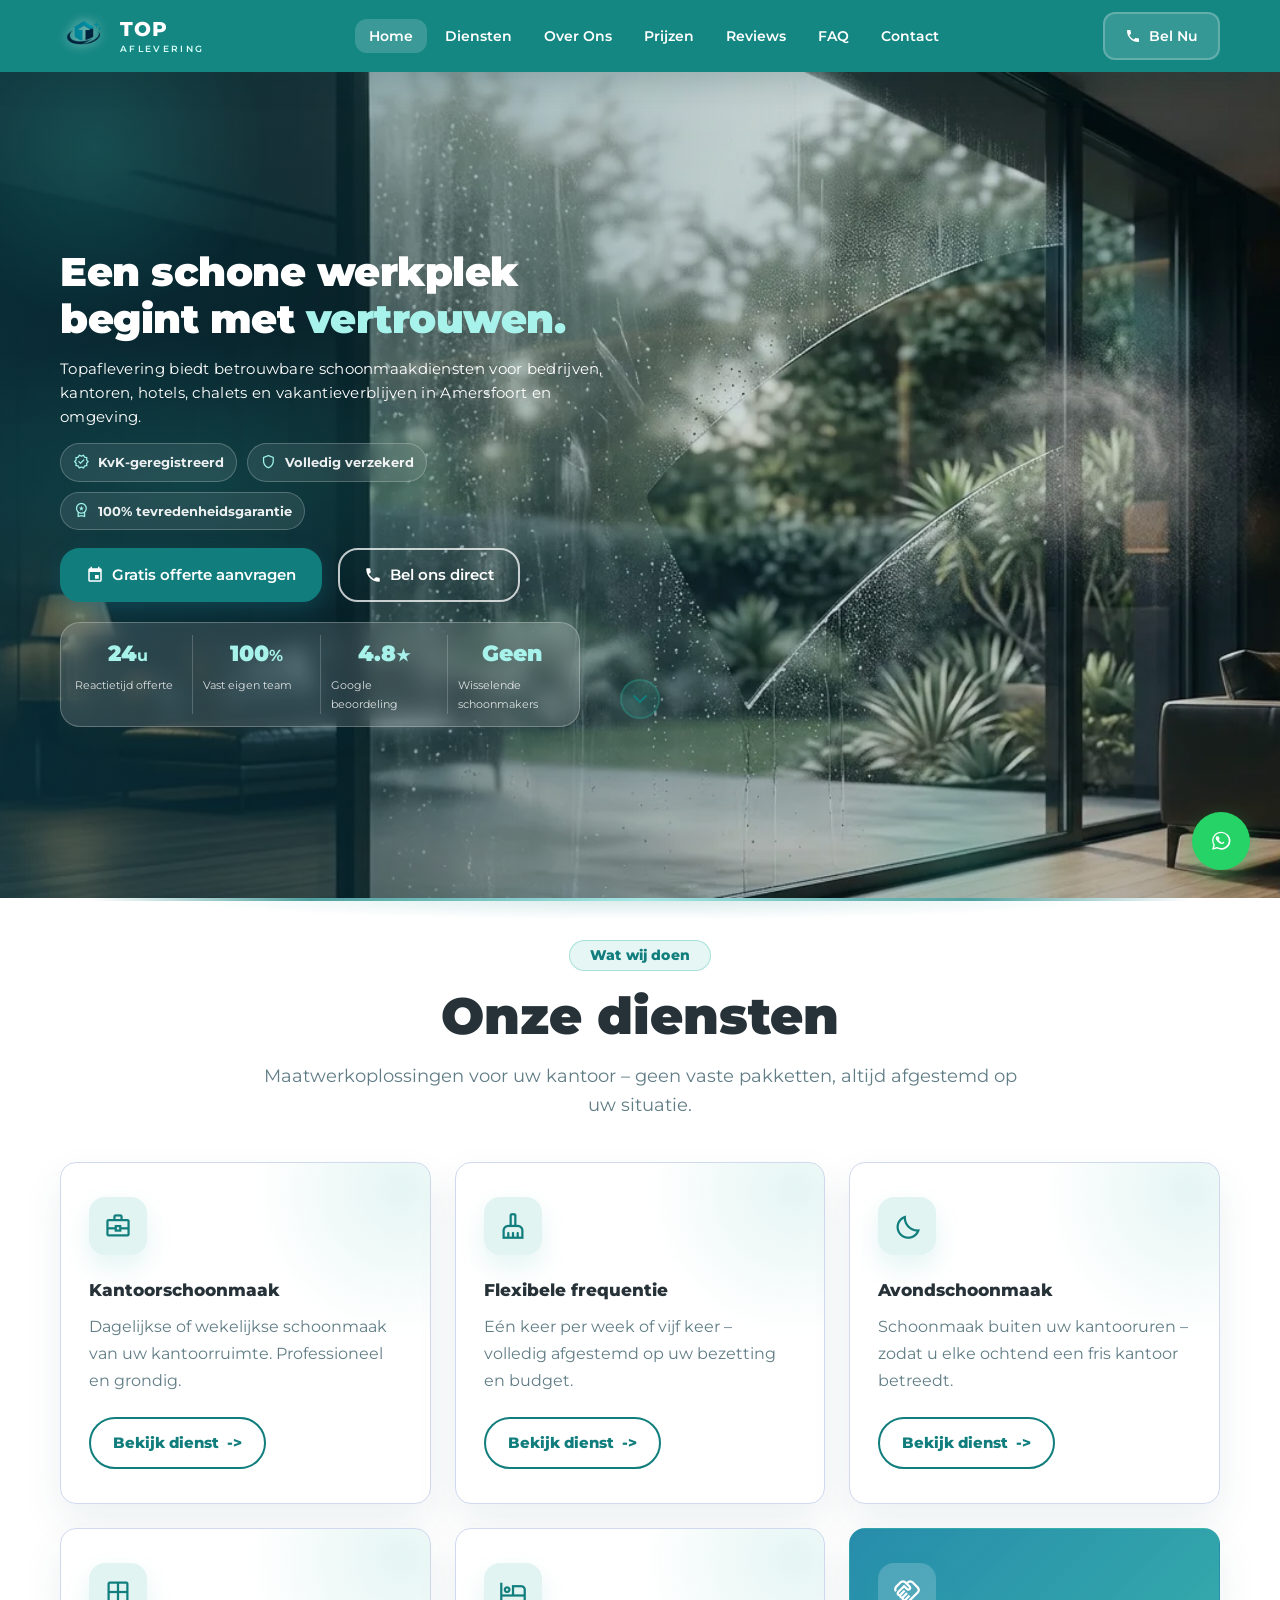
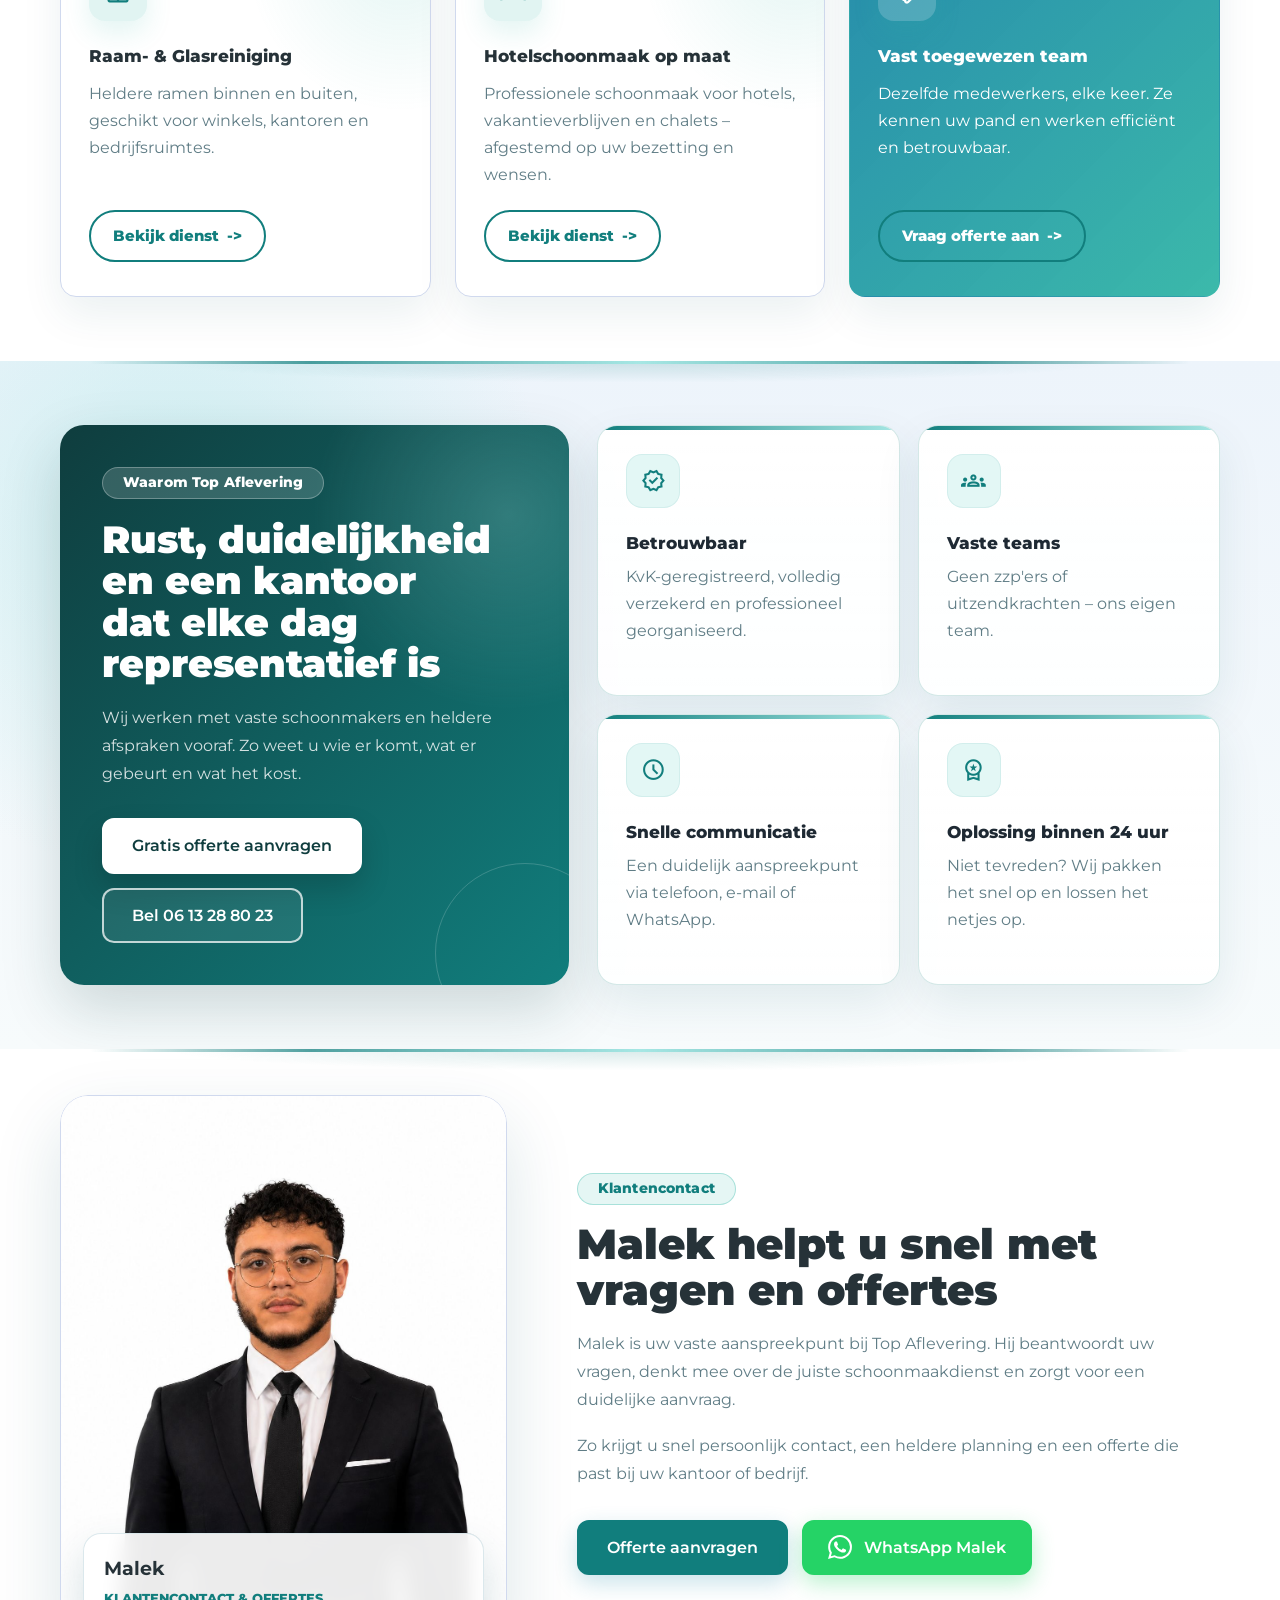
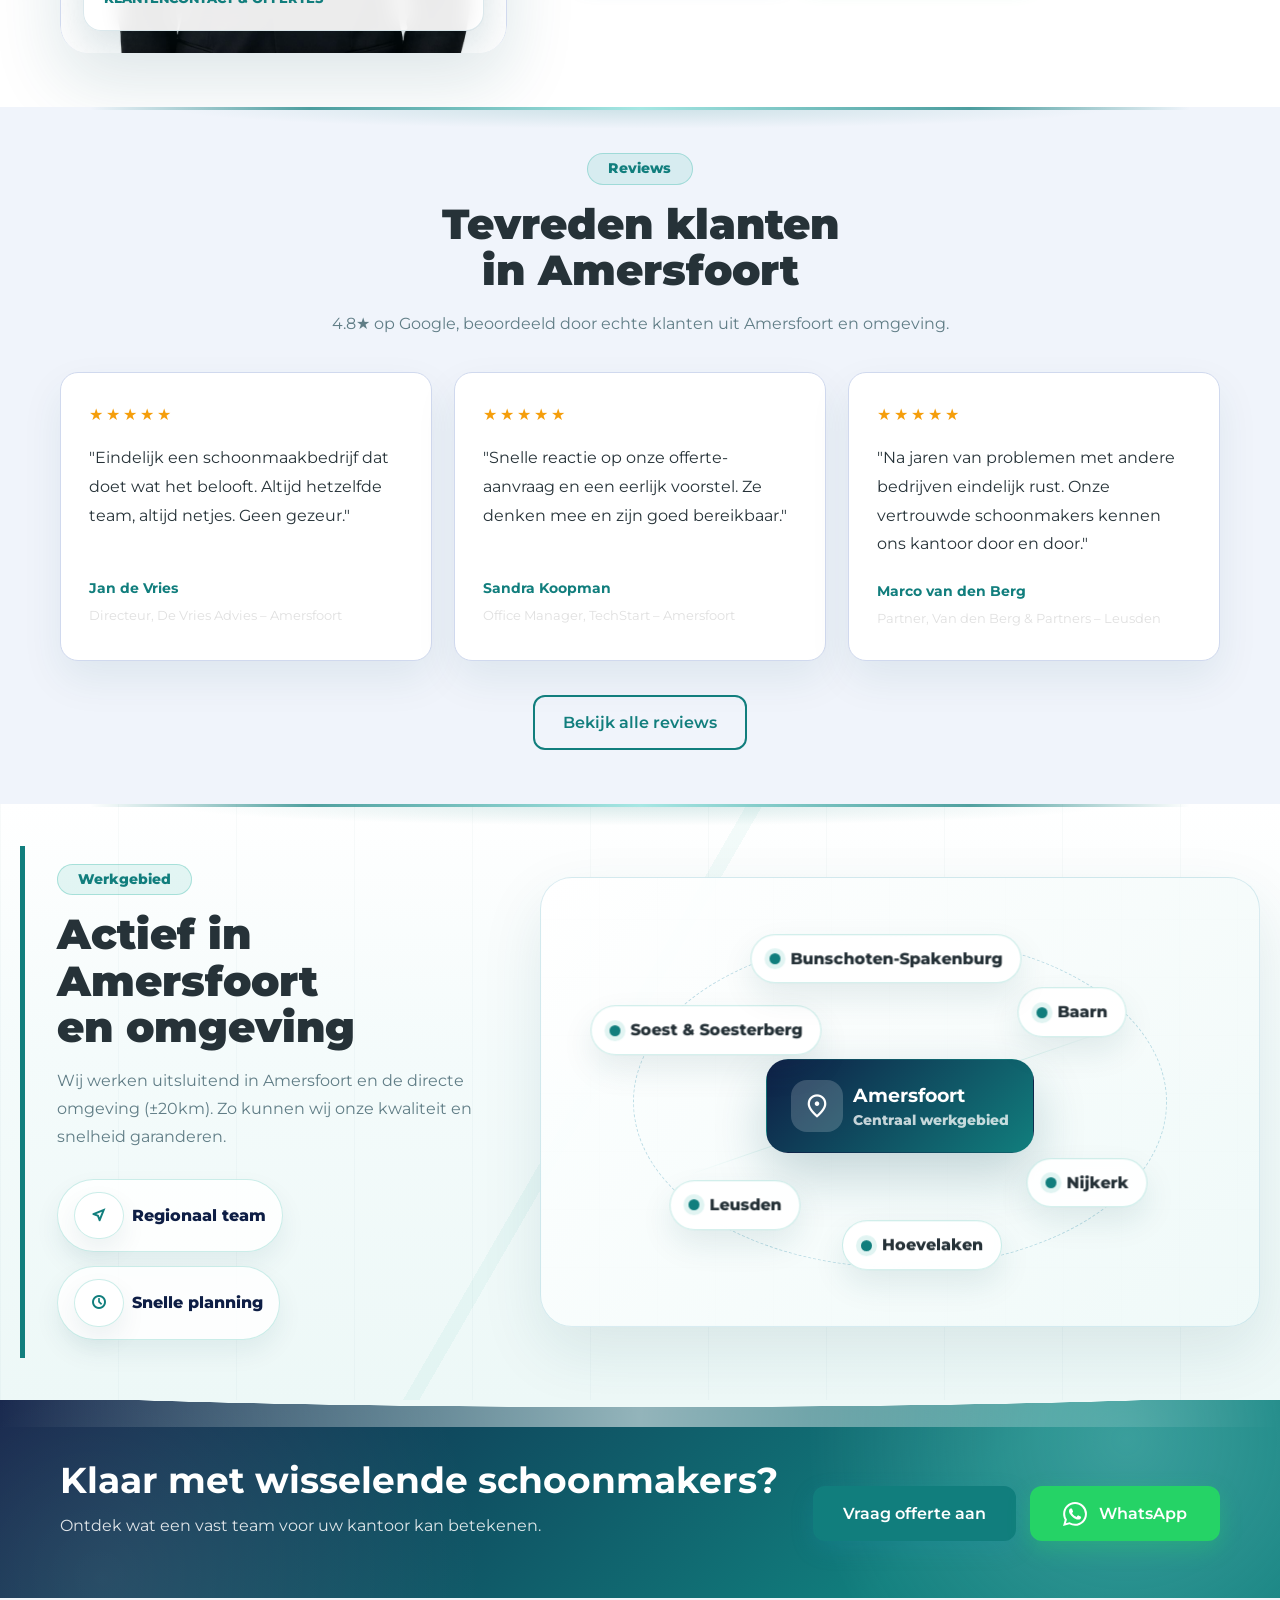
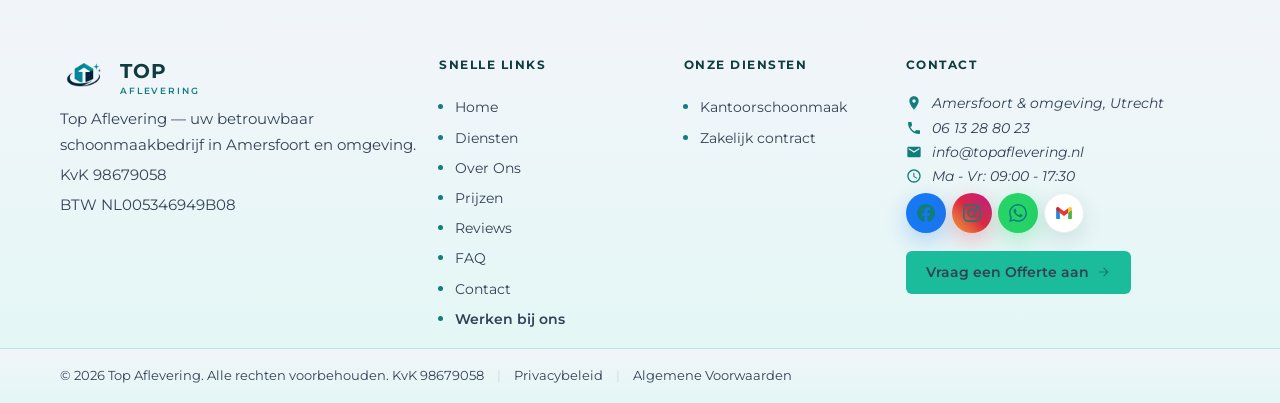
<file: index.html>
﻿<!DOCTYPE html>
<html lang="nl">
<head>
  <meta charset="UTF-8" />
  <meta name="viewport" content="width=device-width, initial-scale=1.0" />
  <meta http-equiv="X-UA-Compatible" content="IE=edge" />

  <!-- SEO Meta Tags -->
  <title>Kantoorschoonmaak Amersfoort | Top Aflevering</title>
  <meta name="description" content="Top Aflevering biedt professionele kantoorschoonmaak in Amersfoort en omgeving. Vast team, consistente kwaliteit, offerte binnen 24u. KvK 98679058." />
  <meta name="keywords" content="kantoorschoonmaak Amersfoort, schoonmaakbedrijf Amersfoort, zakelijke schoonmaak, schoonmaakbedrijf Soest, Leusden schoonmaak, Baarn schoonmaakbedrijf" />
  <meta name="author" content="Top Aflevering" />
  <meta name="robots" content="index, follow" />
  <meta name="geo.region" content="NL-UT" />
  <meta name="geo.placename" content="Amersfoort" />
    <link rel="icon" type="image/png" href="images/logo.png" />
  <link rel="apple-touch-icon" href="images/logo.png" />
  <link rel="canonical" href="https://topaflevering.nl/" />

  <!-- Open Graph / Facebook -->
  <meta property="og:type" content="website" />
  <meta property="og:url" content="https://topaflevering.nl/" />
  <meta property="og:title" content="Top Aflevering – Kantoorschoonmaak Amersfoort" />
  <meta property="og:description" content="Professionele kantoorschoonmaak met vast team. Offerte binnen 24u. Werkgebied: Amersfoort en ±20km." />
  <meta property="og:image" content="https://topaflevering.nl/images/og-image.jpg" />
  <meta property="og:locale" content="nl_NL" />
  <meta property="og:site_name" content="Top Aflevering" />

  <!-- Twitter Card -->
  <meta name="twitter:card" content="summary_large_image" />
  <meta name="twitter:title" content="Top Aflevering – Kantoorschoonmaak Amersfoort" />
  <meta name="twitter:description" content="Professionele kantoorschoonmaak met vast team. Offerte binnen 24u." />
  <meta name="twitter:image" content="https://topaflevering.nl/images/og-image.jpg" />

  <!-- Schema.org Structured Data -->
  <script type="application/ld+json">
  {
    "@context": "https://schema.org",
    "@type": "LocalBusiness",
    "name": "Top Aflevering",
    "@id": "https://topaflevering.nl",
    "url": "https://topaflevering.nl",
    "telephone": "+31613288023",
    "email": "info@topaflevering.nl",
    "address": {
      "@type": "PostalAddress",
      "addressLocality": "Amersfoort",
      "addressRegion": "Utrecht",
      "addressCountry": "NL"
    },
    "geo": {
      "@type": "GeoCoordinates",
      "latitude": 52.155,
      "longitude": 5.387
    },
    "openingHoursSpecification": [
      {
        "@type": "OpeningHoursSpecification",
        "dayOfWeek": ["Monday","Tuesday","Wednesday","Thursday","Friday"],
        "opens": "08:00",
        "closes": "18:00"
      }
    ],
    "priceRange": "€€",
    "aggregateRating": {
      "@type": "AggregateRating",
      "ratingValue": "4.8",
      "reviewCount": "24",
      "bestRating": "5"
    },
    "areaServed": ["Amersfoort","Soest","Leusden","Baarn","Nijkerk","Hoevelaken","Woudenberg"],
    "sameAs": [
      "https://www.facebook.com/people/Schoonmaak-Top-Aflevering/61585120932020/",
      "https://www.instagram.com/top_aflevering/"
    ]
  }
  </script>

  <!-- Fonts -->
  <link rel="preconnect" href="https://fonts.googleapis.com" />
  <link rel="preconnect" href="https://fonts.gstatic.com" crossorigin />
  <link href="https://fonts.googleapis.com/css2?family=Montserrat:wght@300;400;600;700;900&family=Inter:wght@400;500;600&display=swap" rel="stylesheet" />
  <link rel="preload" as="style" onload="this.onload=null;this.rel='stylesheet'" href="https://fonts.googleapis.com/css2?family=Material+Symbols+Outlined:opsz,wght,FILL,GRAD@20..48,100..700,0..1,-50..200&display=swap" />

  <style>
    /* SVG icon helpers */
    .ico { display:inline-flex; align-items:center; justify-content:center; flex-shrink:0; }
    .ico svg { display:block; }

    /* Material Symbols font */
    .ms {
      font-family: 'Material Symbols Outlined';
      font-weight: normal;
      font-style: normal;
      display: inline-flex;
      align-items: center;
      justify-content: center;
      letter-spacing: normal;
      text-transform: none;
      white-space: nowrap;
      word-wrap: normal;
      direction: ltr;
      font-feature-settings: 'liga';
      -webkit-font-feature-settings: 'liga';
      -webkit-font-smoothing: antialiased;
    }
  </style>

  <!-- Google Analytics (deferred) -->
  <script>
    window.dataLayer=window.dataLayer||[];
    function gtag(){dataLayer.push(arguments);}
    function loadGTM(){
      var s=document.createElement('script');
      s.async=true;s.src='https://www.googletagmanager.com/gtag/js?id=G-DFBPX69XLN';
      document.head.appendChild(s);
      gtag('js',new Date());gtag('config','G-DFBPX69XLN',{send_page_view:true});
    }
    if('requestIdleCallback'in window){
      requestIdleCallback(loadGTM,{timeout:3000});
    }else{setTimeout(loadGTM,3000);}
  </script>

  <!-- Stylesheet -->
  <link rel="stylesheet" href="css/style.css" />

  <style>
    body, * { font-family: 'Montserrat', sans-serif !important; direction: ltr; text-align: left; font-feature-settings: "locl" 0; }
    * { font-variant-numeric: normal; }
  </style>
</head>
<body>

  <!-- ===== SKIP TO CONTENT (Accessibility) ===== -->
  <a href="#main-content" class="skip-link">Ga naar de hoofdinhoud</a>

  <!-- ===== NAVBAR ===== -->
  <header id="navbar" role="banner">
    <nav class="navbar" aria-label="Hoofdnavigatie">
      <div class="container">
        <a href="index.html" class="logo" aria-label="Top Aflevering - Terug naar home">
          <img src="images/logo.png" alt="Top Aflevering logo" style="height:48px;width:auto;display:block;" /><span class="logo-wordmark"><strong>TOP</strong><span>AFLEVERING</span></span>
        </a>

        <ul class="nav-links" role="list">
          <li><a href="index.html" class="nav-link active">Home</a></li>
          <li><a href="diensten.html" class="nav-link">Diensten</a></li>
          <li><a href="over-ons.html" class="nav-link">Over Ons</a></li>
          <li><a href="prijzen.html" class="nav-link">Prijzen</a></li>
          <li><a href="reviews.html" class="nav-link">Reviews</a></li>
          <li><a href="faq.html" class="nav-link">FAQ</a></li>
          <li><a href="contact.html" class="nav-link">Contact</a></li>
        </ul>

        <a href="tel:+31613288023" class="btn btn-primary nav-cta" aria-label="Bel ons nu">
          <svg width="16" height="16" viewBox="0 0 24 24" fill="currentColor" aria-hidden="true"><path d="M6.62 10.79c1.44 2.83 3.76 5.14 6.59 6.59l2.2-2.2c.27-.27.67-.36 1.02-.24 1.12.37 2.33.57 3.57.57.55 0 1 .45 1 1V20c0 .55-.45 1-1 1-9.39 0-17-7.61-17-17 0-.55.45-1 1-1h3.5c.55 0 1 .45 1 1 0 1.25.2 2.45.57 3.57.11.35.03.74-.25 1.02l-2.2 2.2z"/></svg> Bel Nu
        </a>

        <button class="hamburger" id="hamburger" aria-label="Menu openen" aria-expanded="false" aria-controls="mobile-menu">
          <span></span><span></span><span></span>
        </button>
      </div>
    </nav>

    <!-- Mobile Menu -->
    <div class="mobile-menu" id="mobile-menu" role="dialog" aria-label="Mobiel menu" aria-hidden="true">
      <ul role="list">
        <li><a href="index.html" class="nav-link">Home</a></li>
        <li><a href="diensten.html" class="nav-link">Diensten</a></li>
        <li><a href="over-ons.html" class="nav-link">Over Ons</a></li>
        <li><a href="prijzen.html" class="nav-link">Prijzen</a></li>
        <li><a href="reviews.html" class="nav-link">Reviews</a></li>
        <li><a href="faq.html" class="nav-link">FAQ</a></li>
        <li><a href="contact.html" class="nav-link">Contact</a></li>
      </ul>
    </div>
  </header>

  <main id="main-content">

    <!-- ===== HERO SECTION ===== -->
    <section id="hero" class="hero" aria-label="Hoofdsectie">
      <div class="hero-bg" aria-hidden="true">
        <div class="hero-overlay"></div>
        <div class="hero-shapes">
          <div class="shape shape-1"></div>
          <div class="shape shape-2"></div>
          <div class="shape shape-3"></div>
        </div>
      </div>

      <div class="container">
        <div class="hero-content">
          <h1 class="hero-title">
            Een schone werkplek begint met <span class="highlight">vertrouwen.</span>
          </h1>
          <p class="hero-desc">
            Topaflevering biedt betrouwbare schoonmaakdiensten voor bedrijven, kantoren, hotels, chalets en vakantieverblijven in Amersfoort en omgeving.
          </p>
          <ul class="hero-trust-list" role="list" aria-label="Waarom klanten voor ons kiezen">
            <li><span class="ms" aria-hidden="true">verified</span>KvK-geregistreerd</li>
            <li><span class="ms" aria-hidden="true">shield</span>Volledig verzekerd</li>
            <li><span class="ms" aria-hidden="true">workspace_premium</span>100% tevredenheidsgarantie</li>
          </ul>
          <div class="hero-actions">
            <a href="contact.html" class="btn btn-primary btn-lg">
              <svg width="18" height="18" viewBox="0 0 24 24" fill="currentColor" aria-hidden="true"><path d="M17 12h-5v5h5v-5zM16 1v2H8V1H6v2H5c-1.11 0-1.99.9-1.99 2L3 19c0 1.1.89 2 2 2h14c1.1 0 2-.9 2-2V5c0-1.1-.9-2-2-2h-1V1h-2zm3 18H5V8h14v11z"/></svg> Gratis offerte aanvragen
            </a>
            <a href="tel:+31613288023" class="btn btn-outline btn-lg">
              <svg width="18" height="18" viewBox="0 0 24 24" fill="currentColor" aria-hidden="true"><path d="M6.62 10.79c1.44 2.83 3.76 5.14 6.59 6.59l2.2-2.2c.27-.27.67-.36 1.02-.24 1.12.37 2.33.57 3.57.57.55 0 1 .45 1 1V20c0 .55-.45 1-1 1-9.39 0-17-7.61-17-17 0-.55.45-1 1-1h3.5c.55 0 1 .45 1 1 0 1.25.2 2.45.57 3.57.11.35.03.74-.25 1.02l-2.2 2.2z"/></svg> Bel ons direct
            </a>
          </div>

          <div class="hero-stats" aria-label="Onze statistieken">
            <div class="hero-stat">
              <strong>24</strong><span>u</span>
              <p>Reactietijd offerte</p>
            </div>
            <div class="hero-stat-divider" aria-hidden="true"></div>
            <div class="hero-stat">
              <strong>100</strong><span>%</span>
              <p>Vast eigen team</p>
            </div>
            <div class="hero-stat-divider" aria-hidden="true"></div>
            <div class="hero-stat">
              <strong>4.8</strong><span>★</span>
              <p>Google beoordeling</p>
            </div>
            <div class="hero-stat-divider" aria-hidden="true"></div>
            <div class="hero-stat">
              <strong>Geen</strong>
              <p>Wisselende schoonmakers</p>
            </div>
          </div>
        </div>

        <a href="diensten.html" class="scroll-down" aria-label="Scroll naar volgende sectie" title="Scroll naar volgende sectie">
          <svg width="24" height="24" viewBox="0 0 24 24" fill="none" stroke="currentColor" stroke-width="2" stroke-linecap="round" stroke-linejoin="round" aria-hidden="true">
            <polyline points="6 9 12 15 18 9"></polyline>
          </svg>
        </a>

        <div class="hero-image" aria-hidden="true">
          <div class="hero-card hero-card-1">
            <svg width="20" height="20" viewBox="0 0 24 24" fill="currentColor" aria-hidden="true"><path d="M12 1L3 5v6c0 5.55 3.84 10.74 9 12 5.16-1.26 9-6.45 9-12V5l-9-4zm-2 16l-4-4 1.41-1.41L10 14.17l6.59-6.59L18 9l-8 8z"/></svg>
            <span>100% Garantie</span>
          </div>
          <div class="hero-illustration">
            <div class="hero-photo-frame">
              <img loading="lazy" src="images/windo.webp" alt="Vuile raam dat professioneel wordt gereinigd" class="hero-photo" />
            </div>
          </div>
          <div class="hero-card hero-card-2">
            <svg width="20" height="20" viewBox="0 0 24 24" fill="currentColor" aria-hidden="true"><path d="M17 8C8 10 5.9 16.17 3.82 21H5.71c.51-1.2 1.06-2.38 1.71-3.38C9.7 23 14.93 23 17 23c6-5 7-12 7-16 0 0-1 2-7 1z"/></svg>
            <span>Milieuvriendelijk</span>
          </div>
        </div>
      </div>

    </section>

    <!-- ===== SERVICES PREVIEW ===== -->
    <section class="home-services section-padding" aria-labelledby="home-services-title">
      <div class="container">
        <div class="section-header">
          <span class="section-tag">Wat wij doen</span>
          <h2 id="home-services-title" class="section-title">Onze diensten</h2>
          <p class="section-desc">
            Maatwerkoplossingen voor uw kantoor – geen vaste pakketten, altijd afgestemd op uw situatie.
          </p>
        </div>

        <div class="home-services-grid">
          <article class="home-service-card">
            <span class="home-service-icon ms" aria-hidden="true">business_center</span>
            <h3>Kantoorschoonmaak</h3>
            <p>Dagelijkse of wekelijkse schoonmaak van uw kantoorruimte. Professioneel en grondig.</p>
            <a href="diensten.html" class="service-link">Bekijk dienst <span aria-hidden="true">-&gt;</span></a>
          </article>

          <article class="home-service-card">
            <span class="home-service-icon ms" aria-hidden="true">cleaning_services</span>
            <h3>Flexibele frequentie</h3>
            <p>Eén keer per week of vijf keer – volledig afgestemd op uw bezetting en budget.</p>
            <a href="diensten.html" class="service-link">Bekijk dienst <span aria-hidden="true">-&gt;</span></a>
          </article>

          <article class="home-service-card">
            <span class="home-service-icon ms" aria-hidden="true">bedtime</span>
            <h3>Avondschoonmaak</h3>
            <p>Schoonmaak buiten uw kantooruren – zodat u elke ochtend een fris kantoor betreedt.</p>
            <a href="diensten.html" class="service-link">Bekijk dienst <span aria-hidden="true">-&gt;</span></a>
          </article>

          <article class="home-service-card">
            <span class="home-service-icon ms" aria-hidden="true">window</span>
            <h3>Raam- & Glasreiniging</h3>
            <p>Heldere ramen binnen en buiten, geschikt voor winkels, kantoren en bedrijfsruimtes.</p>
            <a href="diensten.html" class="service-link">Bekijk dienst <span aria-hidden="true">-&gt;</span></a>
          </article>

          <article class="home-service-card">
            <span class="home-service-icon ms" aria-hidden="true">hotel</span>
            <h3>Hotelschoonmaak op maat</h3>
            <p>Professionele schoonmaak voor hotels, vakantieverblijven en chalets – afgestemd op uw bezetting en wensen.</p>
            <a href="diensten.html" class="service-link">Bekijk dienst <span aria-hidden="true">-&gt;</span></a>
          </article>

          <article class="home-service-card home-service-card-strong">
            <span class="home-service-icon ms" aria-hidden="true">handshake</span>
            <h3>Vast toegewezen team</h3>
            <p>Dezelfde medewerkers, elke keer. Ze kennen uw pand en werken efficiënt en betrouwbaar.</p>
            <a href="contact.html" class="service-link">Vraag offerte aan <span aria-hidden="true">-&gt;</span></a>
          </article>
        </div>
      </div>
    </section>

    <!-- ===== WHY CHOOSE US ===== -->
    <section class="home-proof section-padding" aria-labelledby="home-proof-title">
      <div class="container">
        <div class="home-proof-grid">
          <div class="home-proof-copy">
            <span class="section-tag">Waarom Top Aflevering</span>
            <h2 id="home-proof-title" class="section-title">Rust, duidelijkheid en een kantoor dat elke dag representatief is</h2>
            <p class="section-desc">
              Wij werken met vaste schoonmakers en heldere afspraken vooraf. Zo weet u wie er komt, wat er gebeurt en wat het kost.
            </p>
            <div class="home-proof-actions">
              <a href="contact.html" class="btn btn-primary">Gratis offerte aanvragen</a>
              <a href="tel:+31613288023" class="btn btn-outline">Bel 06 13 28 80 23</a>
            </div>
          </div>

          <div class="home-proof-list" aria-label="Onze voordelen">
            <div class="home-proof-item">
              <span class="ms" aria-hidden="true">verified</span>
              <div>
                <h3>Betrouwbaar</h3>
                <p>KvK-geregistreerd, volledig verzekerd en professioneel georganiseerd.</p>
              </div>
            </div>
            <div class="home-proof-item">
              <span class="ms" aria-hidden="true">groups</span>
              <div>
                <h3>Vaste teams</h3>
                <p>Geen zzp'ers of uitzendkrachten – ons eigen team.</p>
              </div>
            </div>
            <div class="home-proof-item">
              <span class="ms" aria-hidden="true">schedule</span>
              <div>
                <h3>Snelle communicatie</h3>
                <p>Een duidelijk aanspreekpunt via telefoon, e-mail of WhatsApp.</p>
              </div>
            </div>
            <div class="home-proof-item">
              <span class="ms" aria-hidden="true">workspace_premium</span>
              <div>
                <h3>Oplossing binnen 24 uur</h3>
                <p>Niet tevreden? Wij pakken het snel op en lossen het netjes op.</p>
              </div>
            </div>
          </div>
        </div>
      </div>
    </section>

    <!-- ===== ABOUT PREVIEW ===== -->
    <section class="home-about section-padding" aria-labelledby="home-about-title">
      <div class="container">
        <div class="home-about-grid">
          <div class="home-about-visual">
            <div class="home-about-slider-window">
              <div class="home-about-track">
                <article class="home-about-photo">
                  <img loading="lazy" src="images/Malek.jpeg" alt="Malek van Top Aflevering" />
                  <div class="home-about-badge">
                    <strong>Malek</strong>
                    <span>Klantencontact & Offertes</span>
                  </div>
                </article>
              </div>
            </div>
          </div>

          <div class="home-about-copy">
            <div class="home-about-panel active">
              <span class="section-tag">Klantencontact</span>
              <h2 id="home-about-title" class="section-title">Malek helpt u snel met vragen en offertes</h2>
              <p>
                Malek is uw vaste aanspreekpunt bij Top Aflevering. Hij beantwoordt uw vragen, denkt mee over de juiste schoonmaakdienst en zorgt voor een duidelijke aanvraag.
              </p>
              <p>
                Zo krijgt u snel persoonlijk contact, een heldere planning en een offerte die past bij uw kantoor of bedrijf.
              </p>
              <div class="home-about-panel-actions">
                <a href="contact.html" class="btn btn-primary">Offerte aanvragen</a>
                <a href="https://wa.me/31613288023?text=Hallo%20Malek%2C%20ik%20wil%20graag%20een%20offerte%20aanvragen." class="btn btn-whatsapp" target="_blank" rel="noopener noreferrer">
                  <svg width="17" height="17" viewBox="0 0 24 24" fill="currentColor" aria-hidden="true" style="flex-shrink:0"><path d="M17.472 14.382c-.297-.149-1.758-.867-2.03-.967-.273-.099-.471-.148-.67.15-.197.297-.767.966-.94 1.164-.173.199-.347.223-.644.075-.297-.15-1.255-.463-2.39-1.475-.883-.788-1.48-1.761-1.653-2.059-.173-.297-.018-.458.13-.606.134-.133.298-.347.446-.52.149-.174.198-.298.298-.497.099-.198.05-.371-.025-.52-.075-.149-.669-1.612-.916-2.207-.242-.579-.487-.5-.669-.51-.173-.008-.371-.01-.57-.01-.198 0-.52.074-.792.372-.272.297-1.04 1.016-1.04 2.479 0 1.462 1.065 2.875 1.213 3.074.149.198 2.096 3.2 5.077 4.487.709.306 1.262.489 1.694.625.712.227 1.36.195 1.871.118.571-.085 1.758-.719 2.006-1.413.248-.694.248-1.289.173-1.413-.074-.124-.272-.198-.57-.347m-5.421 7.403h-.004a9.87 9.87 0 01-5.031-1.378l-.361-.214-3.741.982.998-3.648-.235-.374a9.86 9.86 0 01-1.51-5.26c.001-5.45 4.436-9.884 9.888-9.884 2.64 0 5.122 1.03 6.988 2.898a9.825 9.825 0 012.893 6.994c-.003 5.45-4.437 9.884-9.885 9.884m8.413-18.297A11.815 11.815 0 0012.05 0C5.495 0 .16 5.335.157 11.892c0 2.096.547 4.142 1.588 5.945L.057 24l6.305-1.654a11.882 11.882 0 005.683 1.448h.005c6.554 0 11.89-5.335 11.893-11.893a11.821 11.821 0 00-3.48-8.413z"/></svg>
                  WhatsApp Malek
                </a>
              </div>
            </div>
          </div>
        </div>
      </div>
    </section>

    <!-- ===== REVIEWS PREVIEW ===== -->
    <section class="home-reviews section-padding" aria-labelledby="home-reviews-title">
      <div class="container">
        <div class="section-header">
          <span class="section-tag">Reviews</span>
          <h2 id="home-reviews-title" class="section-title">Tevreden klanten in Amersfoort</h2>
          <p class="section-desc">4.8&#9733; op Google, beoordeeld door echte klanten uit Amersfoort en omgeving.</p>
        </div>

        <div class="home-reviews-grid">
          <article class="home-review-card">
            <div class="home-review-stars" aria-label="5 van 5 sterren">&#9733;&#9733;&#9733;&#9733;&#9733;</div>
            <p>"Eindelijk een schoonmaakbedrijf dat doet wat het belooft. Altijd hetzelfde team, altijd netjes. Geen gezeur."</p>
            <strong>Jan de Vries</strong><br><small>Directeur, De Vries Advies – Amersfoort</small>
          </article>
          <article class="home-review-card">
            <div class="home-review-stars" aria-label="5 van 5 sterren">&#9733;&#9733;&#9733;&#9733;&#9733;</div>
            <p>"Snelle reactie op onze offerte-aanvraag en een eerlijk voorstel. Ze denken mee en zijn goed bereikbaar."</p>
            <strong>Sandra Koopman</strong><br><small>Office Manager, TechStart – Amersfoort</small>
          </article>
          <article class="home-review-card">
            <div class="home-review-stars" aria-label="5 van 5 sterren">&#9733;&#9733;&#9733;&#9733;&#9733;</div>
            <p>"Na jaren van problemen met andere bedrijven eindelijk rust. Onze vertrouwde schoonmakers kennen ons kantoor door en door."</p>
            <strong>Marco van den Berg</strong><br><small>Partner, Van den Berg & Partners – Leusden</small>
          </article>
        </div>

        <div class="home-center-action">
          <a href="reviews.html" class="btn btn-outline">Bekijk alle reviews</a>
        </div>
      </div>
    </section>

    <!-- ===== SERVICE AREAS ===== -->
    <section class="home-areas section-padding" aria-labelledby="home-areas-title">
      <div class="container">
        <div class="home-areas-box">
          <div class="home-areas-copy">
            <span class="section-tag">Werkgebied</span>
            <h2 id="home-areas-title" class="section-title">Actief in Amersfoort en omgeving</h2>
            <p class="section-desc">Wij werken uitsluitend in Amersfoort en de directe omgeving (±20km). Zo kunnen wij onze kwaliteit en snelheid garanderen.</p>
            <div class="home-area-meta" aria-label="Servicebelofte">
              <span><span class="ms" aria-hidden="true">near_me</span>Regionaal team</span>
              <span><span class="ms" aria-hidden="true">schedule</span>Snelle planning</span>
            </div>
          </div>

          <ul class="home-area-map" role="list" aria-label="Werkgebieden rondom Amersfoort">
            <li class="home-area-pin home-area-main">
              <span class="ms" aria-hidden="true">location_on</span>
              <span><strong>Amersfoort</strong><small>Centraal werkgebied</small></span>
            </li>
            <li class="home-area-pin area-soest">Soest &amp; Soesterberg</li>
            <li class="home-area-pin area-baarn">Baarn</li>
            <li class="home-area-pin area-leusden">Leusden</li>
            <li class="home-area-pin area-nijkerk">Nijkerk</li>
            <li class="home-area-pin area-bunschoten">Bunschoten-Spakenburg</li>
            <li class="home-area-pin area-hoevelaken">Hoevelaken</li>
          </ul>
        </div>
      </div>
    </section>

    <!-- ===== HOME CTA ===== -->
    <section class="home-cta" aria-labelledby="home-cta-title">
      <div class="container">
        <div class="home-cta-box">
          <div>
            <h2 id="home-cta-title">Klaar met wisselende schoonmakers?</h2>
            <p>Ontdek wat een vast team voor uw kantoor kan betekenen.</p>
          </div>
          <div class="home-cta-actions">
            <a href="contact.html" class="btn btn-primary">Vraag offerte aan</a>
            <a href="https://wa.me/31613288023?text=Hallo%2C%20ik%20wil%20graag%20een%20offerte%20aanvragen." class="btn btn-whatsapp" target="_blank" rel="noopener noreferrer">
              <svg width="17" height="17" viewBox="0 0 24 24" fill="currentColor" aria-hidden="true" style="flex-shrink:0"><path d="M17.472 14.382c-.297-.149-1.758-.867-2.03-.967-.273-.099-.471-.148-.67.15-.197.297-.767.966-.94 1.164-.173.199-.347.223-.644.075-.297-.15-1.255-.463-2.39-1.475-.883-.788-1.48-1.761-1.653-2.059-.173-.297-.018-.458.13-.606.134-.133.298-.347.446-.52.149-.174.198-.298.298-.497.099-.198.05-.371-.025-.52-.075-.149-.669-1.612-.916-2.207-.242-.579-.487-.5-.669-.51-.173-.008-.371-.01-.57-.01-.198 0-.52.074-.792.372-.272.297-1.04 1.016-1.04 2.479 0 1.462 1.065 2.875 1.213 3.074.149.198 2.096 3.2 5.077 4.487.709.306 1.262.489 1.694.625.712.227 1.36.195 1.871.118.571-.085 1.758-.719 2.006-1.413.248-.694.248-1.289.173-1.413-.074-.124-.272-.198-.57-.347m-5.421 7.403h-.004a9.87 9.87 0 01-5.031-1.378l-.361-.214-3.741.982.998-3.648-.235-.374a9.86 9.86 0 01-1.51-5.26c.001-5.45 4.436-9.884 9.888-9.884 2.64 0 5.122 1.03 6.988 2.898a9.825 9.825 0 012.893 6.994c-.003 5.45-4.437 9.884-9.885 9.884m8.413-18.297A11.815 11.815 0 0012.05 0C5.495 0 .16 5.335.157 11.892c0 2.096.547 4.142 1.588 5.945L.057 24l6.305-1.654a11.882 11.882 0 005.683 1.448h.005c6.554 0 11.89-5.335 11.893-11.893a11.821 11.821 0 00-3.48-8.413z"/></svg>
              WhatsApp
            </a>
          </div>
        </div>
      </div>
    </section>

  </main>

  <!-- ===== FOOTER ===== -->
  <footer class="footer" id="main-footer" role="contentinfo" aria-label="Paginavoettekst">
    <div class="footer-top">
      <div class="container">
        <div class="footer-grid">

          <div class="footer-brand">
            <a href="index.html" class="logo" aria-label="Top Aflevering">
              <img src="images/logo.png" alt="Top Aflevering logo" style="height:48px;width:auto;display:block;" /><span class="logo-wordmark"><strong>TOP</strong><span>AFLEVERING</span></span>
            </a>
            <div class="footer-brand-text">
              <div>Top Aflevering — uw betrouwbaar schoonmaakbedrijf in Amersfoort en omgeving.</div>
              <div>KvK 98679058</div>
              <div>BTW NL005346949B08</div>
            </div>
          </div>

          <nav class="footer-nav" aria-label="Snelle links">
            <h3>Snelle Links</h3>
            <ul role="list">
              <li><a href="index.html">Home</a></li>
              <li><a href="diensten.html">Diensten</a></li>
              <li><a href="over-ons.html">Over Ons</a></li>
              <li><a href="prijzen.html">Prijzen</a></li>
              <li><a href="reviews.html">Reviews</a></li>
              <li><a href="faq.html">FAQ</a></li>
              <li><a href="contact.html">Contact</a></li>
              <li><a href="werken-bij-ons.html" class="footer-work-link">Werken bij ons</a></li>
            </ul>
          </nav>

          <nav class="footer-nav" aria-label="Onze diensten">
            <h3>Onze Diensten</h3>
            <ul role="list">
              <li><a href="diensten.html">Kantoorschoonmaak</a></li>
              <li><a href="diensten.html">Zakelijk contract</a></li>
            </ul>
          </nav>

          <div class="footer-contact" aria-label="Contactgegevens">
            <h3>Contact</h3>
            <address>
              <ul role="list">
                <li>
                  <svg aria-hidden="true" width="20" height="20" viewBox="0 0 24 24" fill="currentColor"><path d="M12 2C8.13 2 5 5.13 5 9c0 5.25 7 13 7 13s7-7.75 7-13c0-3.87-3.13-7-7-7zm0 9.5c-1.38 0-2.5-1.12-2.5-2.5s1.12-2.5 2.5-2.5 2.5 1.12 2.5 2.5-1.12 2.5-2.5 2.5z"/></svg>
                  <span>Amersfoort & omgeving, Utrecht</span>
                </li>
                <li>
                  <svg aria-hidden="true" width="20" height="20" viewBox="0 0 24 24" fill="currentColor"><path d="M6.62 10.79c1.44 2.83 3.76 5.14 6.59 6.59l2.2-2.2c.27-.27.67-.36 1.02-.24 1.12.37 2.33.57 3.57.57.55 0 1 .45 1 1V20c0 .55-.45 1-1 1-9.39 0-17-7.61-17-17 0-.55.45-1 1-1h3.5c.55 0 1 .45 1 1 0 1.25.2 2.45.57 3.57.11.35.03.74-.25 1.02l-2.2 2.2z"/></svg>
                  <a href="tel:+31613288023">06 13 28 80 23</a>
                </li>
                <li>
                  <svg aria-hidden="true" width="20" height="20" viewBox="0 0 24 24" fill="currentColor"><path d="M20 4H4c-1.1 0-2 .9-2 2v12c0 1.1.9 2 2 2h16c1.1 0 2-.9 2-2V6c0-1.1-.9-2-2-2zm0 4l-8 5-8-5V6l8 5 8-5v2z"/></svg>
                  <a href="mailto:info@topaflevering.nl">info@topaflevering.nl</a>
                </li>
                <li>
                  <svg aria-hidden="true" width="20" height="20" viewBox="0 0 24 24" fill="currentColor"><path d="M11.99 2C6.47 2 2 6.48 2 12s4.47 10 9.99 10C17.52 22 22 17.52 22 12S17.52 2 11.99 2zM12 20c-4.42 0-8-3.58-8-8s3.58-8 8-8 8 3.58 8 8-3.58 8-8 8zm.5-13H11v6l5.25 3.15.75-1.23-4.5-2.67V7z"/></svg>
                  <span>Ma - Vr: 09:00 - 17:30</span>
                </li>
              </ul>
            </address>
            <div class="footer-social" aria-label="Sociale media">
              <a href="https://www.facebook.com/people/Schoonmaak-Top-Aflevering/61585120932020/" aria-label="Facebook" target="_blank" rel="noopener noreferrer" title="Volg ons op Facebook">
                <svg aria-hidden="true" width="18" height="18" viewBox="0 0 24 24" fill="currentColor"><path d="M24 12.073C24 5.405 18.627 0 12 0S0 5.405 0 12.073C0 18.1 4.388 23.094 10.125 24v-8.437H7.078v-3.49h3.047V9.41c0-3.025 1.792-4.697 4.533-4.697 1.312 0 2.686.236 2.686.236v2.97h-1.513c-1.491 0-1.956.93-1.956 1.883v2.27h3.328l-.532 3.49h-2.796V24C19.612 23.094 24 18.1 24 12.073z"/></svg>
              </a>
              <a href="https://www.instagram.com/top_aflevering/" aria-label="Instagram" target="_blank" rel="noopener noreferrer" title="Volg ons op Instagram">
                <svg aria-hidden="true" width="18" height="18" viewBox="0 0 24 24" fill="currentColor"><path d="M12 2.163c3.204 0 3.584.012 4.85.07 3.252.148 4.771 1.691 4.919 4.919.058 1.265.069 1.645.069 4.849 0 3.205-.012 3.584-.069 4.849-.149 3.225-1.664 4.771-4.919 4.919-1.266.058-1.644.07-4.85.07-3.204 0-3.584-.012-4.849-.07-3.26-.149-4.771-1.699-4.919-4.92-.058-1.265-.07-1.644-.07-4.849 0-3.204.013-3.583.07-4.849.149-3.227 1.664-4.771 4.919-4.919 1.266-.057 1.645-.069 4.849-.069zm0-2.163c-3.259 0-3.667.014-4.947.072-4.358.2-6.78 2.618-6.98 6.98-.059 1.281-.073 1.689-.073 4.948 0 3.259.014 3.668.072 4.948.2 4.358 2.618 6.78 6.98 6.98 1.281.058 1.689.072 4.948.072 3.259 0 3.668-.014 4.948-.072 4.354-.2 6.782-2.618 6.979-6.98.059-1.28.073-1.689.073-4.948 0-3.259-.014-3.667-.072-4.947-.196-4.354-2.617-6.78-6.979-6.98-1.281-.059-1.69-.073-4.949-.073zm0 5.838c-3.403 0-6.162 2.759-6.162 6.162s2.759 6.163 6.162 6.163 6.162-2.759 6.162-6.163c0-3.403-2.759-6.162-6.162-6.162zm0 10.162c-2.209 0-4-1.79-4-4 0-2.209 1.791-4 4-4s4 1.791 4 4c0 2.21-1.791 4-4 4zm6.406-11.845c-.796 0-1.441.645-1.441 1.44s.645 1.44 1.441 1.44c.795 0 1.439-.645 1.439-1.44s-.644-1.44-1.439-1.44z"/></svg>
              </a>
              <a href="https://wa.me/31613288023" aria-label="WhatsApp" target="_blank" rel="noopener noreferrer" title="Chat met ons via WhatsApp">
                <svg aria-hidden="true" width="18" height="18" viewBox="0 0 24 24" fill="currentColor"><path d="M17.472 14.382c-.297-.149-1.758-.867-2.03-.967-.273-.099-.471-.148-.67.15-.197.297-.767.966-.94 1.164-.173.199-.347.223-.644.075-.297-.15-1.255-.463-2.39-1.475-.883-.788-1.48-1.761-1.653-2.059-.173-.297-.018-.458.13-.606.134-.133.298-.347.446-.52.149-.174.198-.298.298-.497.099-.198.05-.371-.025-.52-.075-.149-.669-1.612-.916-2.207-.242-.579-.487-.5-.669-.51-.173-.008-.371-.01-.57-.01-.198 0-.52.074-.792.372-.272.297-1.04 1.016-1.04 2.479 0 1.462 1.065 2.875 1.213 3.074.149.198 2.096 3.2 5.077 4.487.709.306 1.262.489 1.694.625.712.227 1.36.195 1.871.118.571-.085 1.758-.719 2.006-1.413.248-.694.248-1.289.173-1.413-.074-.124-.272-.198-.57-.347m-5.421 7.403h-.004a9.87 9.87 0 01-5.031-1.378l-.361-.214-3.741.982.998-3.648-.235-.374a9.86 9.86 0 01-1.51-5.26c.001-5.45 4.436-9.884 9.888-9.884 2.64 0 5.122 1.03 6.988 2.898a9.825 9.825 0 012.893 6.994c-.003 5.45-4.437 9.884-9.885 9.884m8.413-18.297A11.815 11.815 0 0012.05 0C5.495 0 .16 5.335.157 11.892c0 2.096.547 4.142 1.588 5.945L.057 24l6.305-1.654a11.882 11.882 0 005.683 1.448h.005c6.554 0 11.89-5.335 11.893-11.893a11.821 11.821 0 00-3.48-8.413z"/></svg>
              </a>
              <a href="mailto:info@topaflevering.nl" aria-label="Gmail" target="_blank" rel="noopener noreferrer" title="Contact via Gmail" class="gmail-icon">
                <svg viewBox="0 0 48 48" xmlns="http://www.w3.org/2000/svg" width="18" height="18" aria-hidden="true"><path class="gmail-path-1" fill="currentColor" d="M45,16.2l-5,2.75l-5,4.75L35,40h7c1.657,0,3-1.343,3-3V16.2z"/><path class="gmail-path-2" fill="currentColor" d="M3,16.2l3.614,1.71L13,23.7V40H6c-1.657,0-3-1.343-3-3V16.2z"/><polygon class="gmail-path-3" fill="currentColor" points="35,11.2 24,19.45 13,11.2 12,17 13,23.7 24,31.95 35,23.7 36,17"/><path class="gmail-path-4" fill="currentColor" d="M3,12.298V16.2l10,7.5V11.2L9.876,8.859C9.132,8.301,8.228,8,7.298,8h0 C4.924,8,3,9.924,3,12.298z"/><path class="gmail-path-5" fill="currentColor" d="M45,12.298V16.2l-10,7.5V11.2l3.124-2.341C38.868,8.301,39.772,8,40.702,8h0 C43.076,8,45,9.924,45,12.298z"/></svg>
              </a>
            </div>
            <a href="contact.html" class="footer-cta-btn">Vraag een Offerte aan <svg width="14" height="14" viewBox="0 0 24 24" fill="currentColor"><path d="M12 4l-1.41 1.41L16.17 11H4v2h12.17l-5.58 5.59L12 20l8-8z"/></svg></a>
          </div>

        </div>
      </div>
    </div>

    <div class="footer-bottom">
      <div class="container">
        <p>
          &copy; <span id="currentYear"></span> Top Aflevering. Alle rechten voorbehouden. KvK 98679058
          <span class="footer-sep" aria-hidden="true">|</span>
          <a href="privacybeleid.html">Privacybeleid</a>
          <span class="footer-sep" aria-hidden="true">|</span>
          <a href="algemene-voorwaarden.html">Algemene Voorwaarden</a>
        </p>
      </div>
    </div>
  </footer>

  <!-- ===== FLOATING BUTTONS ===== -->
  <a href="https://wa.me/31613288023?text=Hallo%2C%20ik%20wil%20graag%20een%20offerte%20aanvragen." class="float-whatsapp" target="_blank" rel="noopener noreferrer"
    aria-label="Contact via WhatsApp">
    <svg width="28" height="28" viewBox="0 0 48 48" fill="white" aria-hidden="true"><path d="M35.2 12.8A15.7 15.7 0 0024.1 8C15.7 8 8.9 14.8 8.9 23.2c0 2.7.7 5.3 2 7.6L8.8 39.2l8.6-2.2a15.8 15.8 0 007.6 1.9c8.4 0 15.2-6.8 15.2-15.2 0-4.1-1.6-7.9-4.4-10.9zm-11.1 23.4a13 13 0 01-6.6-1.8l-.5-.3-4.9 1.3 1.3-4.7-.3-.5a13 13 0 01-2-7c0-7.2 5.9-13 13.1-13 3.5 0 6.8 1.4 9.2 3.8a12.9 12.9 0 013.8 9.2c0 7.2-5.9 13-13.1 13zm7.2-9.7c-.4-.2-2.3-1.1-2.7-1.3-.4-.1-.6-.2-.9.2s-1 1.3-1.2 1.5c-.2.2-.4.3-.8.1-.4-.2-1.7-.6-3.2-2-.9-.8-1.9-2.1-2.1-2.6 0-.2.1-.4.3-.6l.6-.7c.2-.2.2-.4.3-.6.1-.2 0-.4-.1-.6-.1-.2-1-2.4-1.4-3.2-.3-.8-.7-.7-.9-.7H17c-.2 0-.6.1-.9.4-.3.3-1.2 1.2-1.2 2.9s1.3 3.4 1.5 3.6c.2.2 2.5 3.8 6 5.3.8.4 1.5.6 2 .8.8.3 1.6.2 2.2.1.7-.1 2.1-.9 2.4-1.7.3-.8.3-1.5.2-1.7-.1-.1-.3-.2-.7-.4z"/></svg>
  </a>

  <button class="scroll-top" id="scrollTop" aria-label="Terug naar boven" hidden>
<svg width="28" height="28" viewBox="0 0 28 28" fill="currentColor" aria-hidden="true">
  <path d="M5 20 L14 8 L23 20" fill="none" stroke="currentColor" stroke-width="3.5" stroke-linecap="round" stroke-linejoin="round"/>
  <circle cx="14" cy="23" r="2.2" fill="currentColor"/>
</svg>  </button>

  <!-- JavaScript -->
  <script src="js/script.js" defer></script>

</body>
</html>
</file>
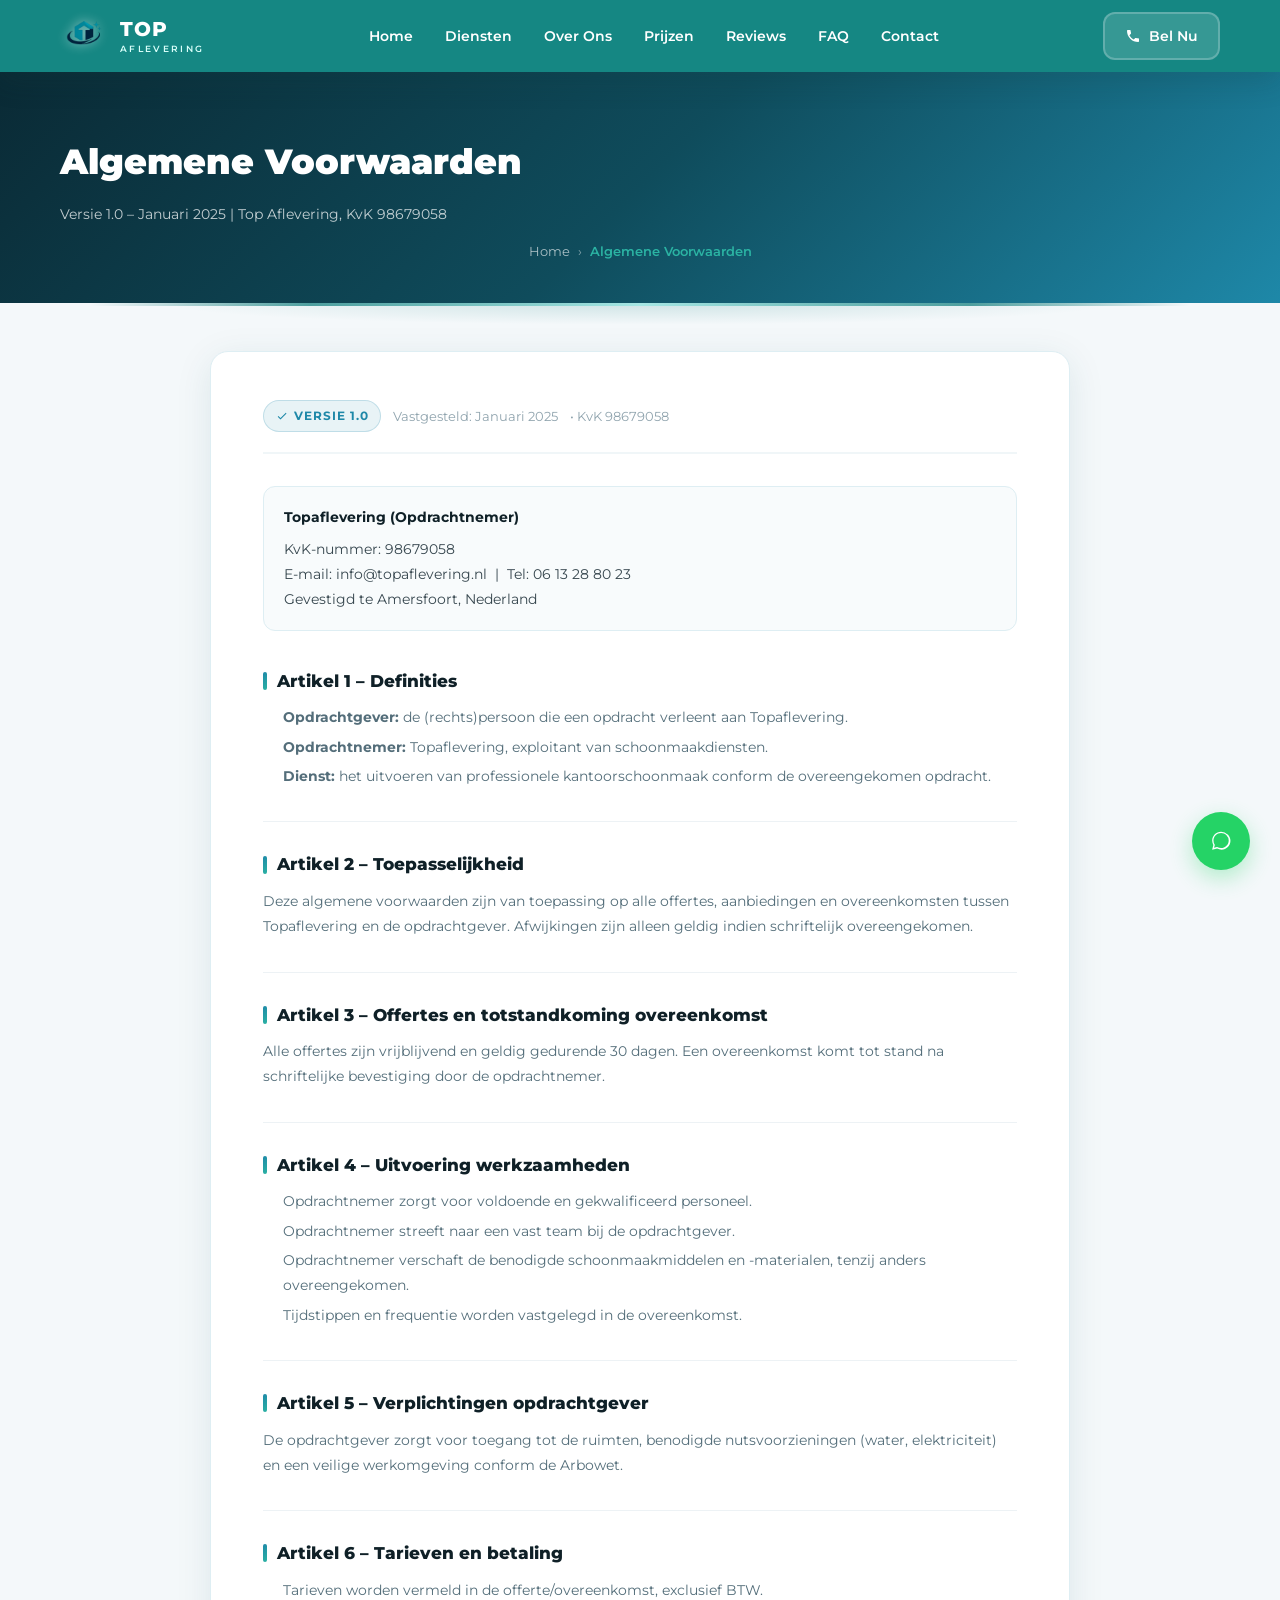
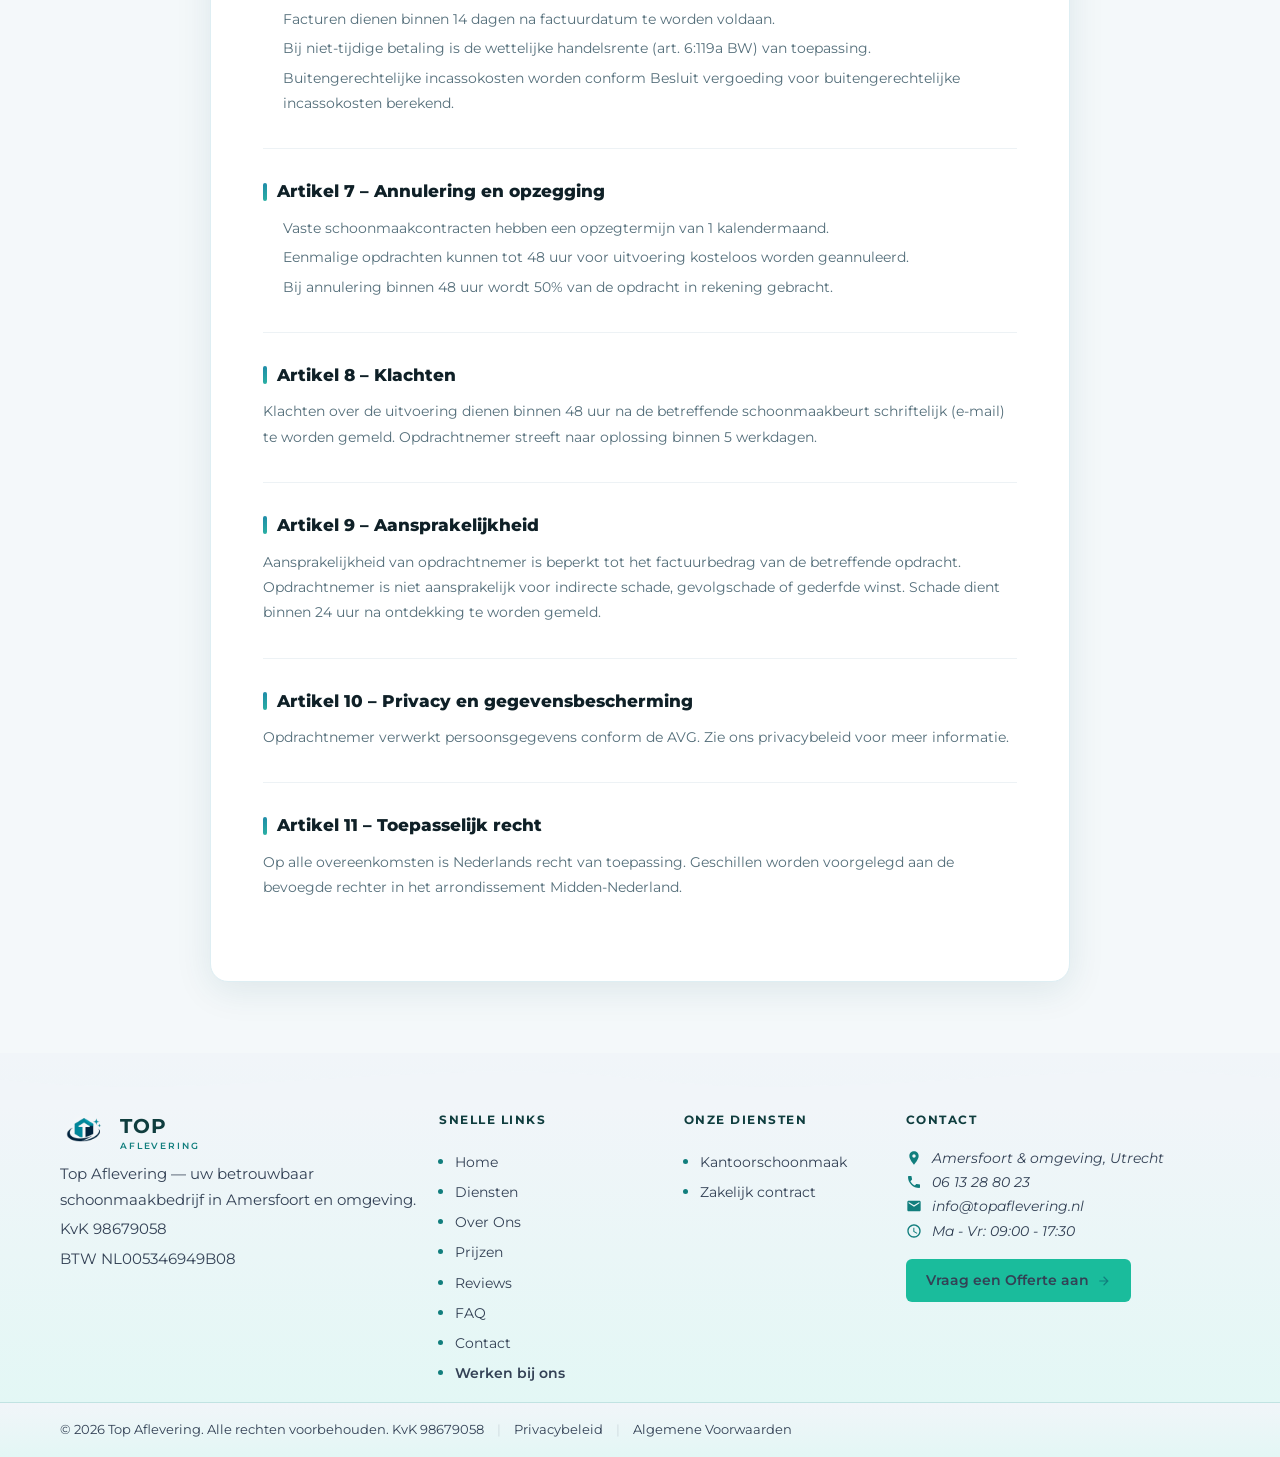
<file: algemene-voorwaarden.html>
<!DOCTYPE html>
<html lang="nl">
<head>
  <meta charset="UTF-8" />
  <meta name="viewport" content="width=device-width, initial-scale=1.0" />
  <meta http-equiv="X-UA-Compatible" content="IE=edge" />

  <title>Algemene Voorwaarden | Top Aflevering</title>
  <meta name="description" content="Lees de algemene voorwaarden van Top Aflevering, uw betrouwbare schoonmaakbedrijf in Amersfoort. KvK 98679058." />
  <meta name="robots" content="index, follow" />
    <link rel="icon" type="image/png" href="images/logo.png" />
  <link rel="apple-touch-icon" href="images/logo.png" />
  <link rel="canonical" href="https://topaflevering.nl/algemene-voorwaarden.html" />

  <!-- Fonts -->
  <link rel="preconnect" href="https://fonts.googleapis.com" />
  <link rel="preconnect" href="https://fonts.gstatic.com" crossorigin />
  <link href="https://fonts.googleapis.com/css2?family=Montserrat:wght@300;400;600;700;900&family=Inter:wght@400;500;600&display=swap" rel="stylesheet" />
  <link rel="preload" as="style" onload="this.onload=null;this.rel='stylesheet'" href="https://fonts.googleapis.com/css2?family=Material+Symbols+Outlined:opsz,wght,FILL,GRAD@20..48,100..700,0..1,-50..200&display=swap" />

  <!-- Stylesheet -->
  <link rel="stylesheet" href="css/style.css" />

  <style>
    body, * { font-family: 'Montserrat', sans-serif !important; direction: ltr; text-align: left; }

    .av-hero {
      background: linear-gradient(135deg, #0a2a35 0%, #0f4c5c 50%, #1e88a8 100%);
      padding: 60px 0 40px;
      text-align: center;
    }
    .av-hero h1 {
      font-size: clamp(1.6rem, 3vw, 2.2rem);
      font-weight: 900;
      color: #fff;
      margin-bottom: 10px;
    }
    .av-hero p {
      font-size: 0.9rem;
      color: rgba(255,255,255,0.75);
    }
    .av-breadcrumb {
      display: flex; align-items: center; justify-content: center; gap: 8px;
      margin-top: 14px; font-size: 0.82rem; color: rgba(255,255,255,.5);
    }
    .av-breadcrumb a { color: rgba(255,255,255,.65); text-decoration: none; }
    .av-breadcrumb a:hover { color: #2bb3a3; }
    .av-breadcrumb-cur { color: #2bb3a3; font-weight: 600; }

    .av-section {
      padding: 48px 0 72px;
      background: #f4f8fa;
    }
    .av-card {
      background: #fff;
      border-radius: 18px;
      box-shadow: 0 8px 36px rgba(15,76,92,.1);
      border: 1px solid #deeef3;
      padding: 48px 52px;
      max-width: 860px;
      margin: 0 auto;
    }
    .av-meta {
      display: flex;
      align-items: center;
      gap: 12px;
      margin-bottom: 32px;
      padding-bottom: 20px;
      border-bottom: 2px solid #f0f6f8;
      flex-wrap: wrap;
    }
    .av-meta-badge {
      display: inline-flex; align-items: center; gap: 6px;
      background: rgba(30,136,168,.1); border: 1px solid rgba(30,136,168,.2);
      color: #1e88a8; font-size: 0.74rem; font-weight: 700;
      letter-spacing: .08em; text-transform: uppercase;
      padding: 5px 12px; border-radius: 100px;
    }
    .av-meta-text {
      font-size: 0.82rem;
      color: #90a4ae;
    }

    .av-contact-block {
      background: #f8fbfc;
      border: 1px solid #deeef3;
      border-radius: 12px;
      padding: 18px 20px;
      margin-bottom: 36px;
      font-size: 0.87rem;
      color: #37474f;
      line-height: 1.8;
    }
    .av-contact-block strong { color: #0f2027; display: block; margin-bottom: 6px; font-size: 0.9rem; }

    .av-article {
      margin-bottom: 32px;
    }
    .av-article h2 {
      font-size: 1.05rem;
      font-weight: 800;
      color: #0f2027;
      margin-bottom: 10px;
      display: flex;
      align-items: center;
      gap: 10px;
    }
    .av-article h2::before {
      content: '';
      display: inline-block;
      width: 4px;
      height: 18px;
      background: linear-gradient(135deg, #1e88a8, #2bb3a3);
      border-radius: 2px;
      flex-shrink: 0;
    }
    .av-article p, .av-article li {
      font-size: 0.88rem;
      color: #546e7a;
      line-height: 1.8;
    }
    .av-article ul {
      padding-left: 20px;
      margin-top: 8px;
    }
    .av-article ul li {
      margin-bottom: 4px;
    }
    .av-divider {
      border: none;
      border-top: 1px solid #edf2f5;
      margin: 28px 0;
    }

    @media (max-width: 640px) {
      .av-card { padding: 28px 20px; }
    }
  </style>
</head>
<body>

  <a href="#main-content" class="skip-link">Ga naar de hoofdinhoud</a>

  <!-- NAVBAR -->
  <header id="navbar" role="banner">
    <nav class="navbar" aria-label="Hoofdnavigatie">
      <div class="container">
        <a href="index.html" class="logo" aria-label="Top Aflevering - Terug naar home">
          <img src="images/logo.png" alt="Top Aflevering logo" style="height:48px;width:auto;display:block;" />
          <span class="logo-wordmark"><strong>TOP</strong><span>AFLEVERING</span></span>
        </a>
        <ul class="nav-links" role="list">
          <li><a href="index.html" class="nav-link">Home</a></li>
          <li><a href="diensten.html" class="nav-link">Diensten</a></li>
          <li><a href="over-ons.html" class="nav-link">Over Ons</a></li>
          <li><a href="prijzen.html" class="nav-link">Prijzen</a></li>
          <li><a href="reviews.html" class="nav-link">Reviews</a></li>
          <li><a href="faq.html" class="nav-link">FAQ</a></li>
          <li><a href="contact.html" class="nav-link">Contact</a></li>
        </ul>
        <a href="tel:+31613288023" class="btn btn-primary nav-cta" aria-label="Bel ons nu">
          <svg width="16" height="16" viewBox="0 0 24 24" fill="currentColor" aria-hidden="true"><path d="M6.62 10.79c1.44 2.83 3.76 5.14 6.59 6.59l2.2-2.2c.27-.27.67-.36 1.02-.24 1.12.37 2.33.57 3.57.57.55 0 1 .45 1 1V20c0 .55-.45 1-1 1-9.39 0-17-7.61-17-17 0-.55.45-1 1-1h3.5c.55 0 1 .45 1 1 0 1.25.2 2.45.57 3.57.11.35.03.74-.25 1.02l-2.2 2.2z"/></svg> Bel Nu
        </a>
        <button class="hamburger" id="hamburger" aria-label="Menu openen" aria-expanded="false" aria-controls="mobile-menu">
          <span></span><span></span><span></span>
        </button>
      </div>
    </nav>
    <div class="mobile-menu" id="mobile-menu" role="dialog" aria-label="Mobiel menu" aria-hidden="true">
      <ul role="list">
        <li><a href="index.html" class="nav-link">Home</a></li>
        <li><a href="diensten.html" class="nav-link">Diensten</a></li>
        <li><a href="over-ons.html" class="nav-link">Over Ons</a></li>
        <li><a href="prijzen.html" class="nav-link">Prijzen</a></li>
        <li><a href="reviews.html" class="nav-link">Reviews</a></li>
        <li><a href="faq.html" class="nav-link">FAQ</a></li>
        <li><a href="contact.html" class="nav-link">Contact</a></li>
      </ul>
    </div>
  </header>

  <main id="main-content">

    <!-- HERO -->
    <section class="av-hero" aria-label="Paginatitel">
      <div class="container">
        <h1>Algemene Voorwaarden</h1>
        <p>Versie 1.0 &ndash; Januari 2025 | Top Aflevering, KvK 98679058</p>
        <nav class="av-breadcrumb" aria-label="Broodkruimelnavigatie">
          <a href="index.html">Home</a>
          <span aria-hidden="true">›</span>
          <span class="av-breadcrumb-cur">Algemene Voorwaarden</span>
        </nav>
      </div>
    </section>

    <!-- CONTENT -->
    <section class="av-section" aria-label="Algemene voorwaarden inhoud">
      <div class="container">
        <div class="av-card">

          <div class="av-meta">
            <span class="av-meta-badge">
              <svg width="12" height="12" viewBox="0 0 24 24" fill="currentColor" aria-hidden="true"><path d="M9 16.17L4.83 12l-1.42 1.41L9 19 21 7l-1.41-1.41z"/></svg>
              Versie 1.0
            </span>
            <span class="av-meta-text">Vastgesteld: Januari 2025</span>
            <span class="av-meta-text">&bull; KvK 98679058</span>
          </div>

          <div class="av-contact-block">
            <strong>Topaflevering (Opdrachtnemer)</strong>
            KvK-nummer: 98679058<br />
            E-mail: <a href="mailto:info@topaflevering.nl">info@topaflevering.nl</a> &nbsp;|&nbsp; Tel: <a href="tel:+31613288023">06 13 28 80 23</a><br />
            Gevestigd te Amersfoort, Nederland
          </div>

          <!-- Art. 1 -->
          <div class="av-article">
            <h2>Artikel 1 &ndash; Definities</h2>
            <ul>
              <li><strong>Opdrachtgever:</strong> de (rechts)persoon die een opdracht verleent aan Topaflevering.</li>
              <li><strong>Opdrachtnemer:</strong> Topaflevering, exploitant van schoonmaakdiensten.</li>
              <li><strong>Dienst:</strong> het uitvoeren van professionele kantoorschoonmaak conform de overeengekomen opdracht.</li>
            </ul>
          </div>
          <hr class="av-divider" />

          <!-- Art. 2 -->
          <div class="av-article">
            <h2>Artikel 2 &ndash; Toepasselijkheid</h2>
            <p>Deze algemene voorwaarden zijn van toepassing op alle offertes, aanbiedingen en overeenkomsten tussen Topaflevering en de opdrachtgever. Afwijkingen zijn alleen geldig indien schriftelijk overeengekomen.</p>
          </div>
          <hr class="av-divider" />

          <!-- Art. 3 -->
          <div class="av-article">
            <h2>Artikel 3 &ndash; Offertes en totstandkoming overeenkomst</h2>
            <p>Alle offertes zijn vrijblijvend en geldig gedurende 30 dagen. Een overeenkomst komt tot stand na schriftelijke bevestiging door de opdrachtnemer.</p>
          </div>
          <hr class="av-divider" />

          <!-- Art. 4 -->
          <div class="av-article">
            <h2>Artikel 4 &ndash; Uitvoering werkzaamheden</h2>
            <ul>
              <li>Opdrachtnemer zorgt voor voldoende en gekwalificeerd personeel.</li>
              <li>Opdrachtnemer streeft naar een vast team bij de opdrachtgever.</li>
              <li>Opdrachtnemer verschaft de benodigde schoonmaakmiddelen en -materialen, tenzij anders overeengekomen.</li>
              <li>Tijdstippen en frequentie worden vastgelegd in de overeenkomst.</li>
            </ul>
          </div>
          <hr class="av-divider" />

          <!-- Art. 5 -->
          <div class="av-article">
            <h2>Artikel 5 &ndash; Verplichtingen opdrachtgever</h2>
            <p>De opdrachtgever zorgt voor toegang tot de ruimten, benodigde nutsvoorzieningen (water, elektriciteit) en een veilige werkomgeving conform de Arbowet.</p>
          </div>
          <hr class="av-divider" />

          <!-- Art. 6 -->
          <div class="av-article">
            <h2>Artikel 6 &ndash; Tarieven en betaling</h2>
            <ul>
              <li>Tarieven worden vermeld in de offerte/overeenkomst, exclusief BTW.</li>
              <li>Facturen dienen binnen 14 dagen na factuurdatum te worden voldaan.</li>
              <li>Bij niet-tijdige betaling is de wettelijke handelsrente (art. 6:119a BW) van toepassing.</li>
              <li>Buitengerechtelijke incassokosten worden conform Besluit vergoeding voor buitengerechtelijke incassokosten berekend.</li>
            </ul>
          </div>
          <hr class="av-divider" />

          <!-- Art. 7 -->
          <div class="av-article">
            <h2>Artikel 7 &ndash; Annulering en opzegging</h2>
            <ul>
              <li>Vaste schoonmaakcontracten hebben een opzegtermijn van 1 kalendermaand.</li>
              <li>Eenmalige opdrachten kunnen tot 48 uur voor uitvoering kosteloos worden geannuleerd.</li>
              <li>Bij annulering binnen 48 uur wordt 50% van de opdracht in rekening gebracht.</li>
            </ul>
          </div>
          <hr class="av-divider" />

          <!-- Art. 8 -->
          <div class="av-article">
            <h2>Artikel 8 &ndash; Klachten</h2>
            <p>Klachten over de uitvoering dienen binnen 48 uur na de betreffende schoonmaakbeurt schriftelijk (e-mail) te worden gemeld. Opdrachtnemer streeft naar oplossing binnen 5 werkdagen.</p>
          </div>
          <hr class="av-divider" />

          <!-- Art. 9 -->
          <div class="av-article">
            <h2>Artikel 9 &ndash; Aansprakelijkheid</h2>
            <p>Aansprakelijkheid van opdrachtnemer is beperkt tot het factuurbedrag van de betreffende opdracht. Opdrachtnemer is niet aansprakelijk voor indirecte schade, gevolgschade of gederfde winst. Schade dient binnen 24 uur na ontdekking te worden gemeld.</p>
          </div>
          <hr class="av-divider" />

          <!-- Art. 10 -->
          <div class="av-article">
            <h2>Artikel 10 &ndash; Privacy en gegevensbescherming</h2>
            <p>Opdrachtnemer verwerkt persoonsgegevens conform de AVG. Zie ons privacybeleid voor meer informatie.</p>
          </div>
          <hr class="av-divider" />

          <!-- Art. 11 -->
          <div class="av-article">
            <h2>Artikel 11 &ndash; Toepasselijk recht</h2>
            <p>Op alle overeenkomsten is Nederlands recht van toepassing. Geschillen worden voorgelegd aan de bevoegde rechter in het arrondissement Midden-Nederland.</p>
          </div>

        </div>
      </div>
    </section>

  </main>

  <!-- FOOTER -->
  <footer class="footer" id="main-footer" role="contentinfo" aria-label="Paginavoettekst">
    <div class="footer-top">
      <div class="container">
        <div class="footer-grid">
          <div class="footer-brand">
            <a href="index.html" class="logo" aria-label="Top Aflevering">
              <img src="images/logo.png" alt="Top Aflevering logo" style="height:48px;width:auto;display:block;" />
              <span class="logo-wordmark"><strong>TOP</strong><span>AFLEVERING</span></span>
            </a>
            <div class="footer-brand-text">
              <div>Top Aflevering — uw betrouwbaar schoonmaakbedrijf in Amersfoort en omgeving.</div>
              <div>KvK 98679058</div>
              <div>BTW NL005346949B08</div>
            </div>
          </div>
          <nav class="footer-nav" aria-label="Snelle links">
            <h3>Snelle Links</h3>
            <ul role="list">
              <li><a href="index.html">Home</a></li>
              <li><a href="diensten.html">Diensten</a></li>
              <li><a href="over-ons.html">Over Ons</a></li>
              <li><a href="prijzen.html">Prijzen</a></li>
              <li><a href="reviews.html">Reviews</a></li>
              <li><a href="faq.html">FAQ</a></li>
              <li><a href="contact.html">Contact</a></li>
              <li><a href="werken-bij-ons.html" class="footer-work-link">Werken bij ons</a></li>
            </ul>
          </nav>
          <nav class="footer-nav" aria-label="Onze diensten">
            <h3>Onze Diensten</h3>
            <ul role="list">
              <li><a href="diensten.html">Kantoorschoonmaak</a></li>
              <li><a href="diensten.html">Zakelijk contract</a></li>
            </ul>
          </nav>
          <div class="footer-contact" aria-label="Contactgegevens">
            <h3>Contact</h3>
            <address>
              <ul role="list">
                <li>
                  <svg aria-hidden="true" width="20" height="20" viewBox="0 0 24 24" fill="currentColor"><path d="M12 2C8.13 2 5 5.13 5 9c0 5.25 7 13 7 13s7-7.75 7-13c0-3.87-3.13-7-7-7zm0 9.5c-1.38 0-2.5-1.12-2.5-2.5s1.12-2.5 2.5-2.5 2.5 1.12 2.5 2.5-1.12 2.5-2.5 2.5z"/></svg>
                  <span>Amersfoort &amp; omgeving, Utrecht</span>
                </li>
                <li>
                  <svg aria-hidden="true" width="20" height="20" viewBox="0 0 24 24" fill="currentColor"><path d="M6.62 10.79c1.44 2.83 3.76 5.14 6.59 6.59l2.2-2.2c.27-.27.67-.36 1.02-.24 1.12.37 2.33.57 3.57.57.55 0 1 .45 1 1V20c0 .55-.45 1-1 1-9.39 0-17-7.61-17-17 0-.55.45-1 1-1h3.5c.55 0 1 .45 1 1 0 1.25.2 2.45.57 3.57.11.35.03.74-.25 1.02l-2.2 2.2z"/></svg>
                  <a href="tel:+31613288023">06 13 28 80 23</a>
                </li>
                <li>
                  <svg aria-hidden="true" width="20" height="20" viewBox="0 0 24 24" fill="currentColor"><path d="M20 4H4c-1.1 0-2 .9-2 2v12c0 1.1.9 2 2 2h16c1.1 0 2-.9 2-2V6c0-1.1-.9-2-2-2zm0 4l-8 5-8-5V6l8 5 8-5v2z"/></svg>
                  <a href="mailto:info@topaflevering.nl">info@topaflevering.nl</a>
                </li>
                <li>
                  <svg aria-hidden="true" width="20" height="20" viewBox="0 0 24 24" fill="currentColor"><path d="M11.99 2C6.47 2 2 6.48 2 12s4.47 10 9.99 10C17.52 22 22 17.52 22 12S17.52 2 11.99 2zM12 20c-4.42 0-8-3.58-8-8s3.58-8 8-8 8 3.58 8 8-3.58 8-8 8zm.5-13H11v6l5.25 3.15.75-1.23-4.5-2.67V7z"/></svg>
                  <span>Ma - Vr: 09:00 - 17:30</span>
                </li>
              </ul>
            </address>
            <a href="contact.html" class="footer-cta-btn">Vraag een Offerte aan <svg width="14" height="14" viewBox="0 0 24 24" fill="currentColor"><path d="M12 4l-1.41 1.41L16.17 11H4v2h12.17l-5.58 5.59L12 20l8-8z"/></svg></a>
          </div>
        </div>
      </div>
    </div>
    <div class="footer-bottom">
      <div class="container">
        <p>
          &copy; <span id="currentYear"></span> Top Aflevering. Alle rechten voorbehouden. KvK 98679058
          <span class="footer-sep" aria-hidden="true">|</span>
          <a href="#" rel="nofollow">Privacybeleid</a>
          <span class="footer-sep" aria-hidden="true">|</span>
          <a href="algemene-voorwaarden.html">Algemene Voorwaarden</a>
        </p>
      </div>
    </div>
  </footer>

  <!-- FLOATING BUTTONS -->
  <a href="https://wa.me/31613288023?text=Hallo%2C%20ik%20wil%20graag%20een%20offerte%20aanvragen." class="float-whatsapp" target="_blank" rel="noopener noreferrer" aria-label="Contact via WhatsApp">
    <svg width="28" height="28" viewBox="0 0 48 48" fill="white" aria-hidden="true"><path d="M35.2 12.8A15.7 15.7 0 0024.1 8C15.7 8 8.9 14.8 8.9 23.2c0 2.7.7 5.3 2 7.6L8.8 39.2l8.6-2.2a15.8 15.8 0 007.6 1.9c8.4 0 15.2-6.8 15.2-15.2 0-4.1-1.6-7.9-4.4-10.9zm-11.1 23.4a13 13 0 01-6.6-1.8l-.5-.3-4.9 1.3 1.3-4.7-.3-.5a13 13 0 01-2-7c0-7.2 5.9-13 13.1-13 3.5 0 6.8 1.4 9.2 3.8a12.9 12.9 0 013.8 9.2c0 7.2-5.9 13-13.1 13z"/></svg>
  </a>

  <button class="scroll-top" id="scrollTop" aria-label="Terug naar boven" hidden>
    <svg width="28" height="28" viewBox="0 0 28 28" fill="currentColor" aria-hidden="true">
      <path d="M5 20 L14 8 L23 20" fill="none" stroke="currentColor" stroke-width="3.5" stroke-linecap="round" stroke-linejoin="round"/>
      <circle cx="14" cy="23" r="2.2" fill="currentColor"/>
    </svg>
  </button>

  <script src="js/script.js" defer></script>
  <script>
    var y = document.getElementById('currentYear');
    if (y) y.textContent = new Date().getFullYear();
  </script>
</body>
</html>
</file>
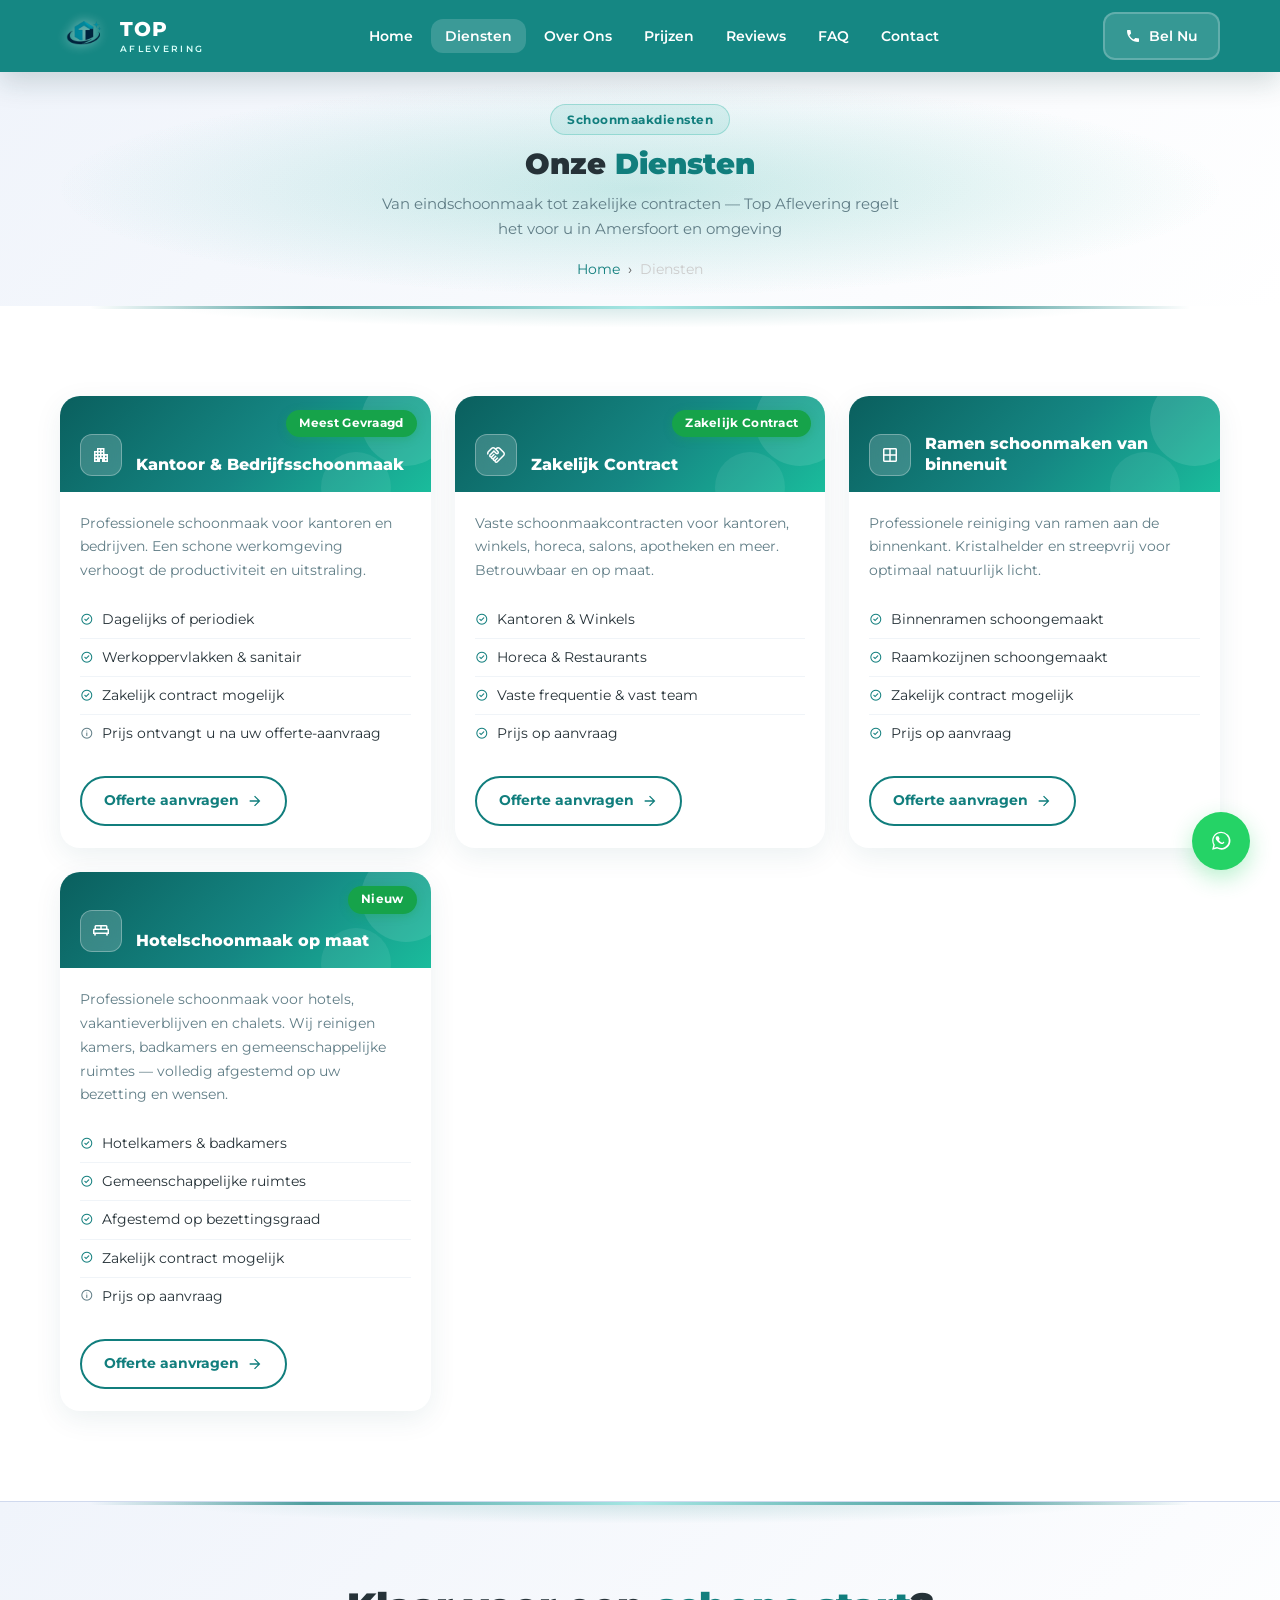
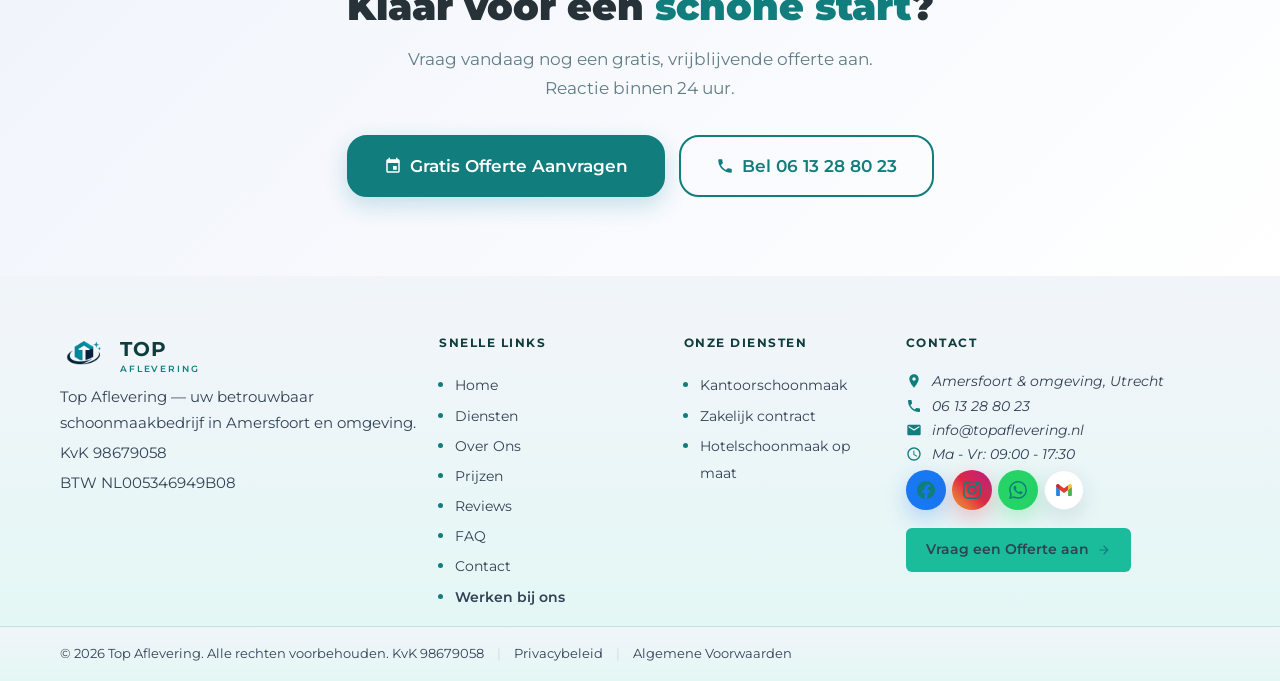
<file: diensten.html>
﻿<!DOCTYPE html>
<html lang="nl">
<head>
  <meta charset="UTF-8" />
  <meta name="viewport" content="width=device-width, initial-scale=1.0" />
  <meta http-equiv="X-UA-Compatible" content="IE=edge" />

  <!-- SEO Meta Tags -->
  <title>Schoonmaakdiensten Amersfoort | Top Aflevering</title>
  <meta name="description" content="Ontdek onze schoonmaakdiensten: kantoorschoonmaak op aanvraag, eindschoonmaak, zakelijk contract en raamreiniging in Amersfoort." />
  <meta name="keywords" content="schoonmaakdiensten amersfoort, kantoorschoonmaak, eindschoonmaak, zakelijk contract, raamreiniging, top aflevering" />
  <meta name="author" content="Top Aflevering" />
  <meta name="robots" content="index, follow" />
    <link rel="icon" type="image/png" href="images/logo.png" />
  <link rel="apple-touch-icon" href="images/logo.png" />
  <link rel="canonical" href="https://topaflevering.nl/diensten.html" />

  <!-- Open Graph -->
  <meta property="og:type" content="website" />
  <meta property="og:url" content="https://topaflevering.nl/diensten.html" />
  <meta property="og:title" content="Schoonmaakdiensten Amersfoort | Top Aflevering" />
  <meta property="og:description" content="Ontdek onze schoonmaakdiensten: kantoorschoonmaak op aanvraag, eindschoonmaak, zakelijk contract en raamreiniging in Amersfoort." />
  <meta property="og:image" content="https://topaflevering.nl/images/og-image.jpg" />
  <meta property="og:locale" content="nl_NL" />
  <meta property="og:site_name" content="Top Aflevering" />

  <!-- Fonts -->
  <link rel="preconnect" href="https://fonts.googleapis.com" />
  <link rel="preconnect" href="https://fonts.gstatic.com" crossorigin />
  <link href="https://fonts.googleapis.com/css2?family=Montserrat:wght@300;400;600;700;900&family=Inter:wght@400;500;600&display=swap" rel="stylesheet" />
  <link rel="preload" as="style" onload="this.onload=null;this.rel='stylesheet'" href="https://fonts.googleapis.com/css2?family=Material+Symbols+Outlined:opsz,wght,FILL,GRAD@20..48,100..700,0..1,-50..200&display=swap" />

  <style>
    .ico { display:inline-flex; align-items:center; justify-content:center; flex-shrink:0; }
    .ico svg { display:block; }
    .ms {
      font-family: 'Material Symbols Outlined';
      font-weight: normal;
      font-style: normal;
      display: inline-flex;
      align-items: center;
      justify-content: center;
      letter-spacing: normal;
      text-transform: none;
      white-space: nowrap;
      word-wrap: normal;
      direction: ltr;
      font-feature-settings: 'liga';
      -webkit-font-feature-settings: 'liga';
      -webkit-font-smoothing: antialiased;
    }
  </style>

  <!-- Google Analytics (deferred) -->
  <script>
    window.dataLayer=window.dataLayer||[];
    function gtag(){dataLayer.push(arguments);}
    function loadGTM(){
      var s=document.createElement('script');
      s.async=true;s.src='https://www.googletagmanager.com/gtag/js?id=G-DFBPX69XLN';
      document.head.appendChild(s);
      gtag('js',new Date());gtag('config','G-DFBPX69XLN',{send_page_view:true});
    }
    if('requestIdleCallback'in window){
      requestIdleCallback(loadGTM,{timeout:3000});
    }else{setTimeout(loadGTM,3000);}
  </script>

  <!-- Stylesheet -->
  <link rel="stylesheet" href="css/style.css" />

  <style>
    body, * { font-family: 'Montserrat', sans-serif !important; direction: ltr; text-align: left; font-feature-settings: "locl" 0; }
    * { font-variant-numeric: normal; }
  </style>
  <script type="application/ld+json">
  {
    "@context": "https://schema.org",
    "@type": "Service",
    "name": "Schoonmaakdiensten Amersfoort",
    "provider": {
      "@type": "LocalBusiness",
      "name": "Top Aflevering",
      "url": "https://topaflevering.nl",
      "telephone": "+31613288023"
    },
    "areaServed": ["Amersfoort","Soest","Leusden","Baarn","Nijkerk"],
    "hasOfferCatalog": {
      "@type": "OfferCatalog",
      "name": "Schoonmaakdiensten",
      "itemListElement": [
        {"@type": "Offer", "itemOffered": {"@type": "Service", "name": "Kantoor & Bedrijfsschoonmaak"}},
        {"@type": "Offer", "itemOffered": {"@type": "Service", "name": "Zakelijk Contract"}},
        {"@type": "Offer", "itemOffered": {"@type": "Service", "name": "Ramen schoonmaken van binnenuit"}},
        {"@type": "Offer", "itemOffered": {"@type": "Service", "name": "Hotelschoonmaak op maat"}}
      ]
    }
  }
  </script>
</head>
<body>

  <!-- ===== SKIP TO CONTENT ===== -->
  <a href="#main-content" class="skip-link">Ga naar de hoofdinhoud</a>

  <!-- ===== NAVBAR ===== -->
  <header id="navbar" role="banner">
    <nav class="navbar" aria-label="Hoofdnavigatie">
      <div class="container">
        <a href="index.html" class="logo" aria-label="Top Aflevering - Terug naar home">
          <img src="images/logo.png" alt="Top Aflevering logo" style="height:48px;width:auto;display:block;" /><span class="logo-wordmark"><strong>TOP</strong><span>AFLEVERING</span></span>
        </a>

        <ul class="nav-links" role="list">
          <li><a href="index.html" class="nav-link">Home</a></li>
          <li><a href="diensten.html" class="nav-link active">Diensten</a></li>
          <li><a href="over-ons.html" class="nav-link">Over Ons</a></li>
          <li><a href="prijzen.html" class="nav-link">Prijzen</a></li>
          <li><a href="reviews.html" class="nav-link">Reviews</a></li>
          <li><a href="faq.html" class="nav-link">FAQ</a></li>
          <li><a href="contact.html" class="nav-link">Contact</a></li>
        </ul>

        <a href="tel:+31613288023" class="btn btn-primary nav-cta" aria-label="Bel ons nu">
          <svg width="16" height="16" viewBox="0 0 24 24" fill="currentColor" aria-hidden="true"><path d="M6.62 10.79c1.44 2.83 3.76 5.14 6.59 6.59l2.2-2.2c.27-.27.67-.36 1.02-.24 1.12.37 2.33.57 3.57.57.55 0 1 .45 1 1V20c0 .55-.45 1-1 1-9.39 0-17-7.61-17-17 0-.55.45-1 1-1h3.5c.55 0 1 .45 1 1 0 1.25.2 2.45.57 3.57.11.35.03.74-.25 1.02l-2.2 2.2z"/></svg> Bel Nu
        </a>

        <button class="hamburger" id="hamburger" aria-label="Menu openen" aria-expanded="false" aria-controls="mobile-menu">
          <span></span><span></span><span></span>
        </button>
      </div>
    </nav>

    <!-- Mobile Menu -->
    <div class="mobile-menu" id="mobile-menu" role="dialog" aria-label="Mobiel menu" aria-hidden="true">
      <ul role="list">
        <li><a href="index.html" class="nav-link">Home</a></li>
        <li><a href="diensten.html" class="nav-link">Diensten</a></li>
        <li><a href="over-ons.html" class="nav-link">Over Ons</a></li>
        <li><a href="prijzen.html" class="nav-link">Prijzen</a></li>
        <li><a href="reviews.html" class="nav-link">Reviews</a></li>
        <li><a href="faq.html" class="nav-link">FAQ</a></li>
        <li><a href="contact.html" class="nav-link">Contact</a></li>
      </ul>
    </div>
  </header>

  <main id="main-content">

    <!-- ===== PAGE HERO ===== -->
    <section class="page-hero" aria-label="Schoonmaakdiensten">
      <div class="container">
        <span class="page-hero-tag">Schoonmaakdiensten</span>
        <h1 class="page-hero-title">Onze <span class="highlight">Diensten</span></h1>
        <p class="page-hero-desc">Van eindschoonmaak tot zakelijke contracten — Top Aflevering regelt het voor u in Amersfoort en omgeving</p>
        <nav class="page-breadcrumb" aria-label="Broodkruimelnavigatie">
          <a href="index.html">Home</a>
          <span class="page-breadcrumb-sep" aria-hidden="true">›</span>
          <span class="page-breadcrumb-current">Diensten</span>
        </nav>
      </div>
    </section>

    <!-- ===== SERVICES SECTION ===== -->
    <section id="services" class="services section-padding" aria-labelledby="services-title">
      <div class="container">
        <h2 class="sr-only">Overzicht van onze diensten</h2>
          <div class="services-grid">

          <article class="service-card featured" itemscope itemtype="https://schema.org/Service">
            <div class="sc-header">
              <span class="sc-badge">Meest Gevraagd</span>
              <div class="sc-icon"><span class="ms">apartment</span></div>
              <h3 itemprop="name">Kantoor & Bedrijfsschoonmaak</h3>
            </div>
            <div class="sc-body">
              <p itemprop="description">Professionele schoonmaak voor kantoren en bedrijven. Een schone werkomgeving verhoogt de productiviteit en uitstraling.</p>
              <ul class="service-features" aria-label="Kenmerken van de dienst">
                <li><span class="ms" style="font-size:.85rem;color:#117E7D">check_circle</span> Dagelijks of periodiek</li>
                <li><span class="ms" style="font-size:.85rem;color:#117E7D">check_circle</span> Werkoppervlakken & sanitair</li>
                <li><span class="ms" style="font-size:.85rem;color:#117E7D">check_circle</span> Zakelijk contract mogelijk</li>
                <li><span class="ms" style="font-size:.85rem;color:#607d86">info</span> Prijs ontvangt u na uw offerte-aanvraag</li>
              </ul>
              <a href="contact.html" class="service-link" aria-label="Boek kantoorschoonmaak">Offerte aanvragen <svg width="16" height="16" viewBox="0 0 24 24" fill="currentColor" aria-hidden="true"><path d="M12 4l-1.41 1.41L16.17 11H4v2h12.17l-5.58 5.59L12 20l8-8z"/></svg></a>
            </div>
          </article>

          <article class="service-card" itemscope itemtype="https://schema.org/Service">
            <div class="sc-header">
              <span class="sc-badge">Zakelijk Contract</span>
              <div class="sc-icon"><span class="ms">handshake</span></div>
              <h3 itemprop="name">Zakelijk Contract</h3>
            </div>
            <div class="sc-body">
              <p itemprop="description">Vaste schoonmaakcontracten voor kantoren, winkels, horeca, salons, apotheken en meer. Betrouwbaar en op maat.</p>
              <ul class="service-features" aria-label="Kenmerken van de dienst">
                <li><span class="ms" style="font-size:.85rem;color:#117E7D">check_circle</span> Kantoren & Winkels</li>
                <li><span class="ms" style="font-size:.85rem;color:#117E7D">check_circle</span> Horeca & Restaurants</li>
                <li><span class="ms" style="font-size:.85rem;color:#117E7D">check_circle</span> Vaste frequentie & vast team</li>
                <li><span class="ms" style="font-size:.85rem;color:#117E7D">check_circle</span> Prijs op aanvraag</li>
              </ul>
              <a href="contact.html" class="service-link" aria-label="Boek zakelijk contract">Offerte aanvragen <svg width="16" height="16" viewBox="0 0 24 24" fill="currentColor" aria-hidden="true"><path d="M12 4l-1.41 1.41L16.17 11H4v2h12.17l-5.58 5.59L12 20l8-8z"/></svg></a>
            </div>
          </article>

          <article class="service-card" itemscope itemtype="https://schema.org/Service">
            <div class="sc-header">
              <div class="sc-icon"><span class="ms">window</span></div>
              <h3 itemprop="name">Ramen schoonmaken van binnenuit</h3>
            </div>
            <div class="sc-body">
              <p itemprop="description">Professionele reiniging van ramen aan de binnenkant. Kristalhelder en streepvrij voor optimaal natuurlijk licht.</p>
              <ul class="service-features" aria-label="Kenmerken van de dienst">
                <li><span class="ms" style="font-size:.85rem;color:#117E7D">check_circle</span> Binnenramen schoongemaakt</li>
                <li><span class="ms" style="font-size:.85rem;color:#117E7D">check_circle</span> Raamkozijnen schoongemaakt</li>
                <li><span class="ms" style="font-size:.85rem;color:#117E7D">check_circle</span> Zakelijk contract mogelijk</li>
                <li><span class="ms" style="font-size:.85rem;color:#117E7D">check_circle</span> Prijs op aanvraag</li>
              </ul>
              <a href="contact.html" class="service-link" aria-label="Boek raamreiniging van binnenuit">Offerte aanvragen <svg width="16" height="16" viewBox="0 0 24 24" fill="currentColor" aria-hidden="true"><path d="M12 4l-1.41 1.41L16.17 11H4v2h12.17l-5.58 5.59L12 20l8-8z"/></svg></a>
            </div>
          </article>

          <article class="service-card" itemscope itemtype="https://schema.org/Service">
            <div class="sc-header">
              <span class="sc-badge">Nieuw</span>
              <div class="sc-icon"><span class="ms">king_bed</span></div>
              <h3 itemprop="name">Hotelschoonmaak op maat</h3>
            </div>
            <div class="sc-body">
              <p itemprop="description">Professionele schoonmaak voor hotels, vakantieverblijven en chalets. Wij reinigen kamers, badkamers en gemeenschappelijke ruimtes — volledig afgestemd op uw bezetting en wensen.</p>
              <ul class="service-features" aria-label="Kenmerken van de dienst">
                <li><span class="ms" style="font-size:.85rem;color:#117E7D">check_circle</span> Hotelkamers & badkamers</li>
                <li><span class="ms" style="font-size:.85rem;color:#117E7D">check_circle</span> Gemeenschappelijke ruimtes</li>
                <li><span class="ms" style="font-size:.85rem;color:#117E7D">check_circle</span> Afgestemd op bezettingsgraad</li>
                <li><span class="ms" style="font-size:.85rem;color:#117E7D">check_circle</span> Zakelijk contract mogelijk</li>
                <li><span class="ms" style="font-size:.85rem;color:#607d86">info</span> Prijs op aanvraag</li>
              </ul>
              <a href="contact.html" class="service-link" aria-label="Boek hotelschoonmaak op maat">Offerte aanvragen <svg width="16" height="16" viewBox="0 0 24 24" fill="currentColor" aria-hidden="true"><path d="M12 4l-1.41 1.41L16.17 11H4v2h12.17l-5.58 5.59L12 20l8-8z"/></svg></a>
            </div>
          </article>

        </div>
      </div>
    </section>

    <!-- ===== CTA SECTION ===== -->
    <section class="page-cta" aria-label="Offerte aanvragen">
      <div class="container">
        <h2 class="section-title">Klaar voor een <span class="highlight">schone start</span>?</h2>
        <p class="section-desc">Vraag vandaag nog een gratis, vrijblijvende offerte aan.<br>Reactie binnen 24 uur.</p>
        <div class="page-cta-actions">
          <a href="contact.html" class="btn btn-primary btn-lg">
            <svg width="18" height="18" viewBox="0 0 24 24" fill="currentColor" aria-hidden="true"><path d="M17 12h-5v5h5v-5zM16 1v2H8V1H6v2H5c-1.11 0-1.99.9-1.99 2L3 19c0 1.1.89 2 2 2h14c1.1 0 2-.9 2-2V5c0-1.1-.9-2-2-2h-1V1h-2zm3 18H5V8h14v11z"/></svg> Gratis Offerte Aanvragen
          </a>
          <a href="tel:+31613288023" class="btn btn-outline btn-lg">
            <svg width="18" height="18" viewBox="0 0 24 24" fill="currentColor" aria-hidden="true"><path d="M6.62 10.79c1.44 2.83 3.76 5.14 6.59 6.59l2.2-2.2c.27-.27.67-.36 1.02-.24 1.12.37 2.33.57 3.57.57.55 0 1 .45 1 1V20c0 .55-.45 1-1 1-9.39 0-17-7.61-17-17 0-.55.45-1 1-1h3.5c.55 0 1 .45 1 1 0 1.25.2 2.45.57 3.57.11.35.03.74-.25 1.02l-2.2 2.2z"/></svg> Bel 06 13 28 80 23
          </a>
        </div>
      </div>
    </section>

  </main>

  <!-- ===== FOOTER ===== -->
  <footer class="footer" id="main-footer" role="contentinfo" aria-label="Paginavoettekst">
    <div class="footer-top">
      <div class="container">
        <div class="footer-grid">

          <div class="footer-brand">
            <a href="index.html" class="logo" aria-label="Top Aflevering">
              <img src="images/logo.png" alt="Top Aflevering logo" style="height:48px;width:auto;display:block;" /><span class="logo-wordmark"><strong>TOP</strong><span>AFLEVERING</span></span>
            </a>
            <div class="footer-brand-text">
              <div>Top Aflevering — uw betrouwbaar schoonmaakbedrijf in Amersfoort en omgeving.</div>
              <div>KvK 98679058</div>
              <div>BTW NL005346949B08</div>
            </div>
          </div>

          <nav class="footer-nav" aria-label="Snelle links">
            <h3>Snelle Links</h3>
            <ul role="list">
              <li><a href="index.html">Home</a></li>
              <li><a href="diensten.html">Diensten</a></li>
              <li><a href="over-ons.html">Over Ons</a></li>
              <li><a href="prijzen.html">Prijzen</a></li>
              <li><a href="reviews.html">Reviews</a></li>
              <li><a href="faq.html">FAQ</a></li>
              <li><a href="contact.html">Contact</a></li>
              <li><a href="werken-bij-ons.html" class="footer-work-link">Werken bij ons</a></li>
            </ul>
          </nav>

          <nav class="footer-nav" aria-label="Onze diensten">
            <h3>Onze Diensten</h3>
            <ul role="list">
              <li><a href="diensten.html">Kantoorschoonmaak</a></li>
              <li><a href="diensten.html">Zakelijk contract</a></li>
              <li><a href="diensten.html">Hotelschoonmaak op maat</a></li>
            </ul>
          </nav>

          <div class="footer-contact" aria-label="Contactgegevens">
            <h3>Contact</h3>
            <address>
              <ul role="list">
                <li>
                  <svg aria-hidden="true" width="20" height="20" viewBox="0 0 24 24" fill="currentColor"><path d="M12 2C8.13 2 5 5.13 5 9c0 5.25 7 13 7 13s7-7.75 7-13c0-3.87-3.13-7-7-7zm0 9.5c-1.38 0-2.5-1.12-2.5-2.5s1.12-2.5 2.5-2.5 2.5 1.12 2.5 2.5-1.12 2.5-2.5 2.5z"/></svg>
                  <span>Amersfoort & omgeving, Utrecht</span>
                </li>
                <li>
                  <svg aria-hidden="true" width="20" height="20" viewBox="0 0 24 24" fill="currentColor"><path d="M6.62 10.79c1.44 2.83 3.76 5.14 6.59 6.59l2.2-2.2c.27-.27.67-.36 1.02-.24 1.12.37 2.33.57 3.57.57.55 0 1 .45 1 1V20c0 .55-.45 1-1 1-9.39 0-17-7.61-17-17 0-.55.45-1 1-1h3.5c.55 0 1 .45 1 1 0 1.25.2 2.45.57 3.57.11.35.03.74-.25 1.02l-2.2 2.2z"/></svg>
                  <a href="tel:+31613288023">06 13 28 80 23</a>
                </li>
                <li>
                  <svg aria-hidden="true" width="20" height="20" viewBox="0 0 24 24" fill="currentColor"><path d="M20 4H4c-1.1 0-2 .9-2 2v12c0 1.1.9 2 2 2h16c1.1 0 2-.9 2-2V6c0-1.1-.9-2-2-2zm0 4l-8 5-8-5V6l8 5 8-5v2z"/></svg>
                  <a href="mailto:info@topaflevering.nl">info@topaflevering.nl</a>
                </li>
                <li>
                  <svg aria-hidden="true" width="20" height="20" viewBox="0 0 24 24" fill="currentColor"><path d="M11.99 2C6.47 2 2 6.48 2 12s4.47 10 9.99 10C17.52 22 22 17.52 22 12S17.52 2 11.99 2zM12 20c-4.42 0-8-3.58-8-8s3.58-8 8-8 8 3.58 8 8-3.58 8-8 8zm.5-13H11v6l5.25 3.15.75-1.23-4.5-2.67V7z"/></svg>
                  <span>Ma - Vr: 09:00 - 17:30</span>
                </li>
              </ul>
            </address>
            <div class="footer-social" aria-label="Sociale media">
              <a href="https://www.facebook.com/people/Schoonmaak-Top-Aflevering/61585120932020/" aria-label="Facebook" target="_blank" rel="noopener noreferrer" title="Volg ons op Facebook">
                <svg aria-hidden="true" width="18" height="18" viewBox="0 0 24 24" fill="currentColor"><path d="M24 12.073C24 5.405 18.627 0 12 0S0 5.405 0 12.073C0 18.1 4.388 23.094 10.125 24v-8.437H7.078v-3.49h3.047V9.41c0-3.025 1.792-4.697 4.533-4.697 1.312 0 2.686.236 2.686.236v2.97h-1.513c-1.491 0-1.956.93-1.956 1.883v2.27h3.328l-.532 3.49h-2.796V24C19.612 23.094 24 18.1 24 12.073z"/></svg>
              </a>
              <a href="https://www.instagram.com/top_aflevering/" aria-label="Instagram" target="_blank" rel="noopener noreferrer" title="Volg ons op Instagram">
                <svg aria-hidden="true" width="18" height="18" viewBox="0 0 24 24" fill="currentColor"><path d="M12 2.163c3.204 0 3.584.012 4.85.07 3.252.148 4.771 1.691 4.919 4.919.058 1.265.069 1.645.069 4.849 0 3.205-.012 3.584-.069 4.849-.149 3.225-1.664 4.771-4.919 4.919-1.266.058-1.644.07-4.85.07-3.204 0-3.584-.012-4.849-.07-3.26-.149-4.771-1.699-4.919-4.92-.058-1.265-.07-1.644-.07-4.849 0-3.204.013-3.583.07-4.849.149-3.227 1.664-4.771 4.919-4.919 1.266-.057 1.645-.069 4.849-.069zm0-2.163c-3.259 0-3.667.014-4.947.072-4.358.2-6.78 2.618-6.98 6.98-.059 1.281-.073 1.689-.073 4.948 0 3.259.014 3.668.072 4.948.2 4.358 2.618 6.78 6.98 6.98 1.281.058 1.689.072 4.948.072 3.259 0 3.668-.014 4.948-.072 4.354-.2 6.782-2.618 6.979-6.98.059-1.28.073-1.689.073-4.948 0-3.259-.014-3.667-.072-4.947-.196-4.354-2.617-6.78-6.979-6.98-1.281-.059-1.69-.073-4.949-.073zm0 5.838c-3.403 0-6.162 2.759-6.162 6.162s2.759 6.163 6.162 6.163 6.162-2.759 6.162-6.163c0-3.403-2.759-6.162-6.162-6.162zm0 10.162c-2.209 0-4-1.79-4-4 0-2.209 1.791-4 4-4s4 1.791 4 4c0 2.21-1.791 4-4 4zm6.406-11.845c-.796 0-1.441.645-1.441 1.44s.645 1.44 1.441 1.44c.795 0 1.439-.645 1.439-1.44s-.644-1.44-1.439-1.44z"/></svg>
              </a>
              <a href="https://wa.me/31613288023" aria-label="WhatsApp" target="_blank" rel="noopener noreferrer" title="Chat met ons via WhatsApp">
                <svg aria-hidden="true" width="18" height="18" viewBox="0 0 24 24" fill="currentColor"><path d="M17.472 14.382c-.297-.149-1.758-.867-2.03-.967-.273-.099-.471-.148-.67.15-.197.297-.767.966-.94 1.164-.173.199-.347.223-.644.075-.297-.15-1.255-.463-2.39-1.475-.883-.788-1.48-1.761-1.653-2.059-.173-.297-.018-.458.13-.606.134-.133.298-.347.446-.52.149-.174.198-.298.298-.497.099-.198.05-.371-.025-.52-.075-.149-.669-1.612-.916-2.207-.242-.579-.487-.5-.669-.51-.173-.008-.371-.01-.57-.01-.198 0-.52.074-.792.372-.272.297-1.04 1.016-1.04 2.479 0 1.462 1.065 2.875 1.213 3.074.149.198 2.096 3.2 5.077 4.487.709.306 1.262.489 1.694.625.712.227 1.36.195 1.871.118.571-.085 1.758-.719 2.006-1.413.248-.694.248-1.289.173-1.413-.074-.124-.272-.198-.57-.347m-5.421 7.403h-.004a9.87 9.87 0 01-5.031-1.378l-.361-.214-3.741.982.998-3.648-.235-.374a9.86 9.86 0 01-1.51-5.26c.001-5.45 4.436-9.884 9.888-9.884 2.64 0 5.122 1.03 6.988 2.898a9.825 9.825 0 012.893 6.994c-.003 5.45-4.437 9.884-9.885 9.884m8.413-18.297A11.815 11.815 0 0012.05 0C5.495 0 .16 5.335.157 11.892c0 2.096.547 4.142 1.588 5.945L.057 24l6.305-1.654a11.882 11.882 0 005.683 1.448h.005c6.554 0 11.89-5.335 11.893-11.893a11.821 11.821 0 00-3.48-8.413z"/></svg>
              </a>
              <a href="mailto:info@topaflevering.nl" aria-label="Gmail" target="_blank" rel="noopener noreferrer" title="Contact via Gmail" class="gmail-icon">
                <svg viewBox="0 0 48 48" xmlns="http://www.w3.org/2000/svg" width="18" height="18" aria-hidden="true"><path fill="currentColor" d="M45,16.2l-5,2.75l-5,4.75L35,40h7c1.657,0,3-1.343,3-3V16.2z"/><path fill="currentColor" d="M3,16.2l3.614,1.71L13,23.7V40H6c-1.657,0-3-1.343-3-3V16.2z"/><polygon fill="currentColor" points="35,11.2 24,19.45 13,11.2 12,17 13,23.7 24,31.95 35,23.7 36,17"/><path fill="currentColor" d="M3,12.298V16.2l10,7.5V11.2L9.876,8.859C9.132,8.301,8.228,8,7.298,8h0 C4.924,8,3,9.924,3,12.298z"/><path fill="currentColor" d="M45,12.298V16.2l-10,7.5V11.2l3.124-2.341C38.868,8.301,39.772,8,40.702,8h0 C43.076,8,45,9.924,45,12.298z"/></svg>
              </a>
            </div>
            <a href="contact.html" class="footer-cta-btn">Vraag een Offerte aan <svg width="14" height="14" viewBox="0 0 24 24" fill="currentColor"><path d="M12 4l-1.41 1.41L16.17 11H4v2h12.17l-5.58 5.59L12 20l8-8z"/></svg></a>
          </div>

        </div>
      </div>
    </div>

    <div class="footer-bottom">
      <div class="container">
        <p>
          &copy; <span id="currentYear"></span> Top Aflevering. Alle rechten voorbehouden. KvK 98679058
          <span class="footer-sep" aria-hidden="true">|</span>
          <a href="privacybeleid.html">Privacybeleid</a>
          <span class="footer-sep" aria-hidden="true">|</span>
          <a href="algemene-voorwaarden.html">Algemene Voorwaarden</a>
        </p>
      </div>
    </div>
  </footer>

  <!-- ===== FLOATING BUTTONS ===== -->
  <a href="https://wa.me/31613288023?text=Hallo%2C%20ik%20wil%20graag%20een%20offerte%20aanvragen." class="float-whatsapp" target="_blank" rel="noopener noreferrer" aria-label="Contact via WhatsApp">
    <svg width="28" height="28" viewBox="0 0 48 48" fill="white" aria-hidden="true"><path d="M35.2 12.8A15.7 15.7 0 0024.1 8C15.7 8 8.9 14.8 8.9 23.2c0 2.7.7 5.3 2 7.6L8.8 39.2l8.6-2.2a15.8 15.8 0 007.6 1.9c8.4 0 15.2-6.8 15.2-15.2 0-4.1-1.6-7.9-4.4-10.9zm-11.1 23.4a13 13 0 01-6.6-1.8l-.5-.3-4.9 1.3 1.3-4.7-.3-.5a13 13 0 01-2-7c0-7.2 5.9-13 13.1-13 3.5 0 6.8 1.4 9.2 3.8a12.9 12.9 0 013.8 9.2c0 7.2-5.9 13-13.1 13zm7.2-9.7c-.4-.2-2.3-1.1-2.7-1.3-.4-.1-.6-.2-.9.2s-1 1.3-1.2 1.5c-.2.2-.4.3-.8.1-.4-.2-1.7-.6-3.2-2-.9-.8-1.9-2.1-2.1-2.6 0-.2.1-.4.3-.6l.6-.7c.2-.2.2-.4.3-.6.1-.2 0-.4-.1-.6-.1-.2-1-2.4-1.4-3.2-.3-.8-.7-.7-.9-.7H17c-.2 0-.6.1-.9.4-.3.3-1.2 1.2-1.2 2.9s1.3 3.4 1.5 3.6c.2.2 2.5 3.8 6 5.3.8.4 1.5.6 2 .8.8.3 1.6.2 2.2.1.7-.1 2.1-.9 2.4-1.7.3-.8.3-1.5.2-1.7-.1-.1-.3-.2-.7-.4z"/></svg>
  </a>

  <button class="scroll-top" id="scrollTop" aria-label="Terug naar boven" hidden>
    <svg width="28" height="28" viewBox="0 0 28 28" fill="currentColor" aria-hidden="true">
      <path d="M5 20 L14 8 L23 20" fill="none" stroke="currentColor" stroke-width="3.5" stroke-linecap="round" stroke-linejoin="round"/>
      <circle cx="14" cy="23" r="2.2" fill="currentColor"/>
    </svg>
  </button>

  <!-- JavaScript -->
  <script src="js/script.js" defer></script>

</body>
</html>
</file>
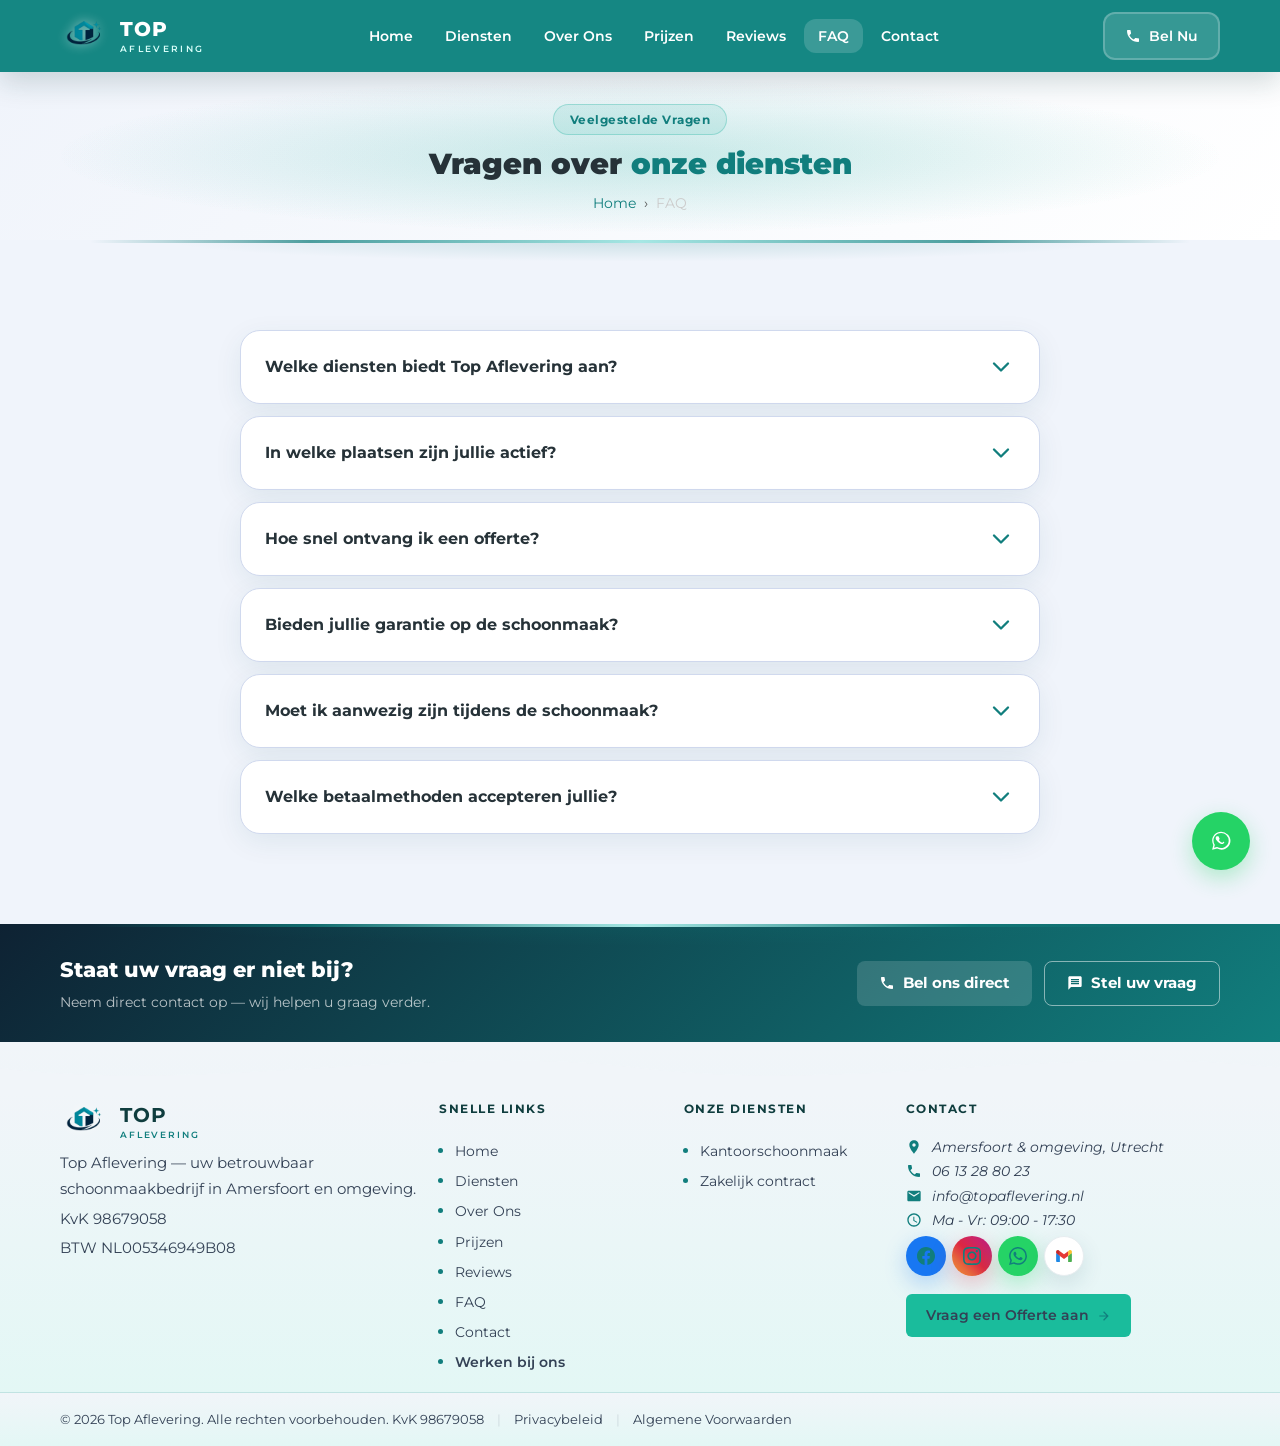
<file: faq.html>
﻿<!DOCTYPE html>
<html lang="nl">
<head>
  <meta charset="UTF-8" />
  <meta name="viewport" content="width=device-width, initial-scale=1.0" />
  <meta http-equiv="X-UA-Compatible" content="IE=edge" />

  <!-- SEO Meta Tags -->
  <title>Veelgestelde Vragen | Top Aflevering Schoonmaakbedrijf</title>
  <meta name="description" content="Antwoorden op veelgestelde vragen over onze schoonmaakdiensten in Amersfoort. Prijs, openingstijden, werkgebied en meer." />
  <meta name="keywords" content="faq top aflevering, veelgestelde vragen schoonmaak, schoonmaakbedrijf amersfoort vragen, openingstijden top aflevering" />
  <meta name="author" content="Top Aflevering" />
  <meta name="robots" content="index, follow" />
    <link rel="icon" type="image/png" href="images/logo.png" />
  <link rel="apple-touch-icon" href="images/logo.png" />
  <link rel="canonical" href="https://topaflevering.nl/faq.html" />

  <!-- Open Graph -->
  <meta property="og:type" content="website" />
  <meta property="og:url" content="https://topaflevering.nl/faq.html" />
  <meta property="og:title" content="Veelgestelde Vragen | Top Aflevering Schoonmaakbedrijf" />
  <meta property="og:description" content="Antwoorden op veelgestelde vragen over onze schoonmaakdiensten in Amersfoort. Prijs, openingstijden, werkgebied en meer." />
  <meta property="og:image" content="https://topaflevering.nl/images/og-image.jpg" />
  <meta property="og:locale" content="nl_NL" />
  <meta property="og:site_name" content="Top Aflevering" />

  <!-- FAQ Schema -->
  <script type="application/ld+json">
  {
    "@context": "https://schema.org",
    "@type": "FAQPage",
    "mainEntity": [
      {
        "@type": "Question",
        "name": "Welke diensten biedt Top Aflevering aan?",
        "acceptedAnswer": {
          "@type": "Answer",
          "text": "Wij bieden kantoor- en bedrijfsschoonmaak (op aanvraag), eindschoonmaak, dieptereiniging en zakelijke contracten voor kantoren, winkels, horeca, salons, apotheken en meer."
        }
      },
      {
        "@type": "Question",
        "name": "In welke plaatsen zijn jullie actief?",
        "acceptedAnswer": {
          "@type": "Answer",
          "text": "Wij zijn actief in Amersfoort, Soest, Leusden, Baarn, Nijkerk, Hoevelaken, Bunschoten, Woudenberg en Spakenburg."
        }
      },
      {
        "@type": "Question",
        "name": "Hoe snel ontvang ik een offerte?",
        "acceptedAnswer": {
          "@type": "Answer",
          "text": "U ontvangt doorgaans binnen 24 uur een vrijblijvende offerte op maat. Voor spoed kunt u ons direct bellen op 06 13 28 80 23."
        }
      },
      {
        "@type": "Question",
        "name": "Bieden jullie garantie op de schoonmaak?",
        "acceptedAnswer": {
          "@type": "Answer",
          "text": "Ja, wij bieden 100% tevredenheidsgarantie. Bent u niet tevreden met het resultaat? Dan lossen wij het kosteloos op."
        }
      },
      {
        "@type": "Question",
        "name": "Moet ik aanwezig zijn tijdens de schoonmaak?",
        "acceptedAnswer": {
          "@type": "Answer",
          "text": "Dat is niet verplicht. U kunt ons een sleutel geven of toegang regelen. Ons team werkt betrouwbaar en discreet."
        }
      },
      {
        "@type": "Question",
        "name": "Welke betaalmethoden accepteren jullie?",
        "acceptedAnswer": {
          "@type": "Answer",
          "text": "Wij accepteren contant, pin, Wero en bankoverschrijving. Betaling vindt plaats na voltooiing van de dienst en uw goedkeuring van het resultaat."
        }
      }
    ]
  }
  </script>

  <!-- Fonts -->
  <link rel="preconnect" href="https://fonts.googleapis.com" />
  <link rel="preconnect" href="https://fonts.gstatic.com" crossorigin />
  <link href="https://fonts.googleapis.com/css2?family=Montserrat:wght@300;400;600;700;900&family=Inter:wght@400;500;600&display=swap" rel="stylesheet" />
  <link rel="preload" as="style" onload="this.onload=null;this.rel='stylesheet'" href="https://fonts.googleapis.com/css2?family=Material+Symbols+Outlined:opsz,wght,FILL,GRAD@20..48,100..700,0..1,-50..200&display=swap" />

  <style>
    .ico { display:inline-flex; align-items:center; justify-content:center; flex-shrink:0; }
    .ico svg { display:block; }
    .ms {
      font-family: 'Material Symbols Outlined';
      font-weight: normal;
      font-style: normal;
      display: inline-flex;
      align-items: center;
      justify-content: center;
      letter-spacing: normal;
      text-transform: none;
      white-space: nowrap;
      word-wrap: normal;
      direction: ltr;
      font-feature-settings: 'liga';
      -webkit-font-feature-settings: 'liga';
      -webkit-font-smoothing: antialiased;
    }
  </style>

  <!-- Google Analytics (deferred) -->
  <script>
    window.dataLayer=window.dataLayer||[];
    function gtag(){dataLayer.push(arguments);}
    function loadGTM(){
      var s=document.createElement('script');
      s.async=true;s.src='https://www.googletagmanager.com/gtag/js?id=G-DFBPX69XLN';
      document.head.appendChild(s);
      gtag('js',new Date());gtag('config','G-DFBPX69XLN',{send_page_view:true});
    }
    if('requestIdleCallback'in window){
      requestIdleCallback(loadGTM,{timeout:3000});
    }else{setTimeout(loadGTM,3000);}
  </script>

  <!-- Stylesheet -->
  <link rel="stylesheet" href="css/style.css" />

  <style>
    body, * { font-family: 'Montserrat', sans-serif !important; direction: ltr; text-align: left; font-feature-settings: "locl" 0; }
    * { font-variant-numeric: normal; }
  </style>
</head>
<body>

  <!-- ===== SKIP TO CONTENT ===== -->
  <a href="#main-content" class="skip-link">Ga naar de hoofdinhoud</a>

  <!-- ===== NAVBAR ===== -->
  <header id="navbar" role="banner">
    <nav class="navbar" aria-label="Hoofdnavigatie">
      <div class="container">
        <a href="index.html" class="logo" aria-label="Top Aflevering - Terug naar home">
          <img src="images/logo.png" alt="Top Aflevering logo" style="height:48px;width:auto;display:block;" /><span class="logo-wordmark"><strong>TOP</strong><span>AFLEVERING</span></span>
        </a>

        <ul class="nav-links" role="list">
          <li><a href="index.html" class="nav-link">Home</a></li>
          <li><a href="diensten.html" class="nav-link">Diensten</a></li>
          <li><a href="over-ons.html" class="nav-link">Over Ons</a></li>
          <li><a href="prijzen.html" class="nav-link">Prijzen</a></li>
          <li><a href="reviews.html" class="nav-link">Reviews</a></li>
          <li><a href="faq.html" class="nav-link active">FAQ</a></li>
          <li><a href="contact.html" class="nav-link">Contact</a></li>
        </ul>

        <a href="tel:+31613288023" class="btn btn-primary nav-cta" aria-label="Bel ons nu">
          <svg width="16" height="16" viewBox="0 0 24 24" fill="currentColor" aria-hidden="true"><path d="M6.62 10.79c1.44 2.83 3.76 5.14 6.59 6.59l2.2-2.2c.27-.27.67-.36 1.02-.24 1.12.37 2.33.57 3.57.57.55 0 1 .45 1 1V20c0 .55-.45 1-1 1-9.39 0-17-7.61-17-17 0-.55.45-1 1-1h3.5c.55 0 1 .45 1 1 0 1.25.2 2.45.57 3.57.11.35.03.74-.25 1.02l-2.2 2.2z"/></svg> Bel Nu
        </a>

        <button class="hamburger" id="hamburger" aria-label="Menu openen" aria-expanded="false" aria-controls="mobile-menu">
          <span></span><span></span><span></span>
        </button>
      </div>
    </nav>

    <!-- Mobile Menu -->
    <div class="mobile-menu" id="mobile-menu" role="dialog" aria-label="Mobiel menu" aria-hidden="true">
      <ul role="list">
        <li><a href="index.html" class="nav-link">Home</a></li>
        <li><a href="diensten.html" class="nav-link">Diensten</a></li>
        <li><a href="over-ons.html" class="nav-link">Over Ons</a></li>
        <li><a href="prijzen.html" class="nav-link">Prijzen</a></li>
        <li><a href="reviews.html" class="nav-link">Reviews</a></li>
        <li><a href="faq.html" class="nav-link">FAQ</a></li>
        <li><a href="contact.html" class="nav-link">Contact</a></li>
      </ul>
    </div>
  </header>

  <main id="main-content">

    <!-- ===== PAGE HERO ===== -->
    <section class="page-hero" aria-label="Veelgestelde vragen">
      <div class="container">
        <span class="page-hero-tag">Veelgestelde Vragen</span>
        <h1 class="page-hero-title">Vragen over <span class="highlight">onze diensten</span></h1>
        <nav class="page-breadcrumb" aria-label="Broodkruimelnavigatie">
          <a href="index.html">Home</a>
          <span class="page-breadcrumb-sep" aria-hidden="true">›</span>
          <span class="page-breadcrumb-current">FAQ</span>
        </nav>
      </div>
    </section>

    <!-- ===== FAQ SECTION ===== -->
    <section id="faq" class="faq section-padding" aria-labelledby="faq-title">
      <div class="container">
        <h2 class="sr-only">Veelgestelde vragen</h2>
        <div class="faq-list" role="list">

          <div class="faq-item" role="listitem">
            <button class="faq-question" aria-expanded="false" aria-controls="faq-answer-1">
              <span>Welke diensten biedt Top Aflevering aan?</span>
              <svg class="faq-icon" width="20" height="20" viewBox="0 0 24 24" fill="none" stroke="currentColor" stroke-width="2" stroke-linecap="round" stroke-linejoin="round" aria-hidden="true"><polyline points="6 9 12 15 18 9"></polyline></svg>
            </button>
            <div class="faq-answer" id="faq-answer-1" aria-hidden="true">
              <p>Wij bieden kantoor- en bedrijfsschoonmaak (op aanvraag), eindschoonmaak, dieptereiniging en zakelijke contracten voor kantoren, winkels, horeca, salons, apotheken en meer.</p>
            </div>
          </div>

          <div class="faq-item" role="listitem">
            <button class="faq-question" aria-expanded="false" aria-controls="faq-answer-2">
              <span>In welke plaatsen zijn jullie actief?</span>
              <svg class="faq-icon" width="20" height="20" viewBox="0 0 24 24" fill="none" stroke="currentColor" stroke-width="2" stroke-linecap="round" stroke-linejoin="round" aria-hidden="true"><polyline points="6 9 12 15 18 9"></polyline></svg>
            </button>
            <div class="faq-answer" id="faq-answer-2" aria-hidden="true">
              <p>Wij zijn actief in Amersfoort, Soest, Leusden, Baarn, Nijkerk, Hoevelaken, Bunschoten, Woudenberg en Spakenburg. Twijfelt u of wij bij u in de buurt komen? Neem gerust contact op!</p>
            </div>
          </div>

          <div class="faq-item" role="listitem">
            <button class="faq-question" aria-expanded="false" aria-controls="faq-answer-3">
              <span>Hoe snel ontvang ik een offerte?</span>
              <svg class="faq-icon" width="20" height="20" viewBox="0 0 24 24" fill="none" stroke="currentColor" stroke-width="2" stroke-linecap="round" stroke-linejoin="round" aria-hidden="true"><polyline points="6 9 12 15 18 9"></polyline></svg>
            </button>
            <div class="faq-answer" id="faq-answer-3" aria-hidden="true">
              <p>U ontvangt doorgaans binnen 24 uur een vrijblijvende offerte op maat. Voor spoed kunt u ons direct bellen op 06 13 28 80 23 — wij staan u graag te woord.</p>
            </div>
          </div>

          <div class="faq-item" role="listitem">
            <button class="faq-question" aria-expanded="false" aria-controls="faq-answer-4">
              <span>Bieden jullie garantie op de schoonmaak?</span>
              <svg class="faq-icon" width="20" height="20" viewBox="0 0 24 24" fill="none" stroke="currentColor" stroke-width="2" stroke-linecap="round" stroke-linejoin="round" aria-hidden="true"><polyline points="6 9 12 15 18 9"></polyline></svg>
            </button>
            <div class="faq-answer" id="faq-answer-4" aria-hidden="true">
              <p>Ja, wij bieden 100% tevredenheidsgarantie. Bent u niet tevreden met het resultaat? Dan lossen wij het kosteloos op. Uw tevredenheid is onze prioriteit.</p>
            </div>
          </div>

          <div class="faq-item" role="listitem">
            <button class="faq-question" aria-expanded="false" aria-controls="faq-answer-5">
              <span>Moet ik aanwezig zijn tijdens de schoonmaak?</span>
              <svg class="faq-icon" width="20" height="20" viewBox="0 0 24 24" fill="none" stroke="currentColor" stroke-width="2" stroke-linecap="round" stroke-linejoin="round" aria-hidden="true"><polyline points="6 9 12 15 18 9"></polyline></svg>
            </button>
            <div class="faq-answer" id="faq-answer-5" aria-hidden="true">
              <p>Dat is niet verplicht. U kunt ons een sleutel geven of toegang regelen. Ons team werkt betrouwbaar en discreet. Na afronding laten wij alles netjes achter.</p>
            </div>
          </div>

          <div class="faq-item" role="listitem">
            <button class="faq-question" aria-expanded="false" aria-controls="faq-answer-6">
              <span>Welke betaalmethoden accepteren jullie?</span>
              <svg class="faq-icon" width="20" height="20" viewBox="0 0 24 24" fill="none" stroke="currentColor" stroke-width="2" stroke-linecap="round" stroke-linejoin="round" aria-hidden="true"><polyline points="6 9 12 15 18 9"></polyline></svg>
            </button>
            <div class="faq-answer" id="faq-answer-6" aria-hidden="true">
              <p>Wij accepteren contant, pin, Wero en bankoverschrijving. Betaling vindt plaats na voltooiing van de dienst en uw goedkeuring van het resultaat.</p>
            </div>
          </div>

        </div>
      </div>
    </section>

    <!-- ===== FAQ CTA ===== -->
    <section class="faq-cta-section">
      <div class="container">
        <div class="faq-cta-inner">
          <div class="faq-cta-left">
            <p class="faq-cta-text">Staat uw vraag er niet bij?</p>
            <p class="faq-cta-desc">Neem direct contact op — wij helpen u graag verder.</p>
          </div>
          <div class="faq-cta-actions">
            <a href="tel:+31613288023" class="faq-cta-bel">
              <svg width="16" height="16" viewBox="0 0 24 24" fill="currentColor" aria-hidden="true"><path d="M6.62 10.79c1.44 2.83 3.76 5.14 6.59 6.59l2.2-2.2c.27-.27.67-.36 1.02-.24 1.12.37 2.33.57 3.57.57.55 0 1 .45 1 1V20c0 .55-.45 1-1 1-9.39 0-17-7.61-17-17 0-.55.45-1 1-1h3.5c.55 0 1 .45 1 1 0 1.25.2 2.45.57 3.57.11.35.03.74-.25 1.02l-2.2 2.2z"/></svg>
              Bel ons direct
            </a>
            <button class="faq-cta-form-btn" id="faq-cta-btn" onclick="document.getElementById('faq-modal').classList.add('active')">
              <svg width="16" height="16" viewBox="0 0 24 24" fill="currentColor" aria-hidden="true"><path d="M20 2H4c-1.1 0-2 .9-2 2v18l4-4h14c1.1 0 2-.9 2-2V4c0-1.1-.9-2-2-2zm-2 12H6v-2h12v2zm0-3H6V9h12v2zm0-3H6V6h12v2z"/></svg>
              Stel uw vraag
            </button>
          </div>
        </div>
      </div>
    </section>

    <!-- ===== FAQ MODAL ===== -->
    <div class="faq-modal-overlay" id="faq-modal" role="dialog" aria-modal="true" aria-labelledby="faq-modal-title">
      <div class="faq-modal">
        <button class="faq-modal-close" aria-label="Sluiten" onclick="document.getElementById('faq-modal').classList.remove('active')">&times;</button>
        <h3 id="faq-modal-title">Stel uw vraag</h3>
        <p class="faq-modal-sub">Wij nemen binnen 24 uur contact met u op.</p>
        <form class="faq-modal-form" id="faq-modal-form">
          <input type="hidden" name="access_key" value="9b306565-145c-42b4-abbf-cf50a20816c8">
          <input type="hidden" name="subject" value="Nieuwe vraag via FAQ pagina">

          <div class="faq-modal-field">
            <label for="faq-naam">Naam</label>
            <input type="text" id="faq-naam" name="naam" placeholder="Uw volledige naam" required>
          </div>
          <div class="faq-modal-field">
            <label for="faq-email">E-mailadres</label>
            <input type="email" id="faq-email" name="email" placeholder="uw@email.nl" required>
          </div>
          <div class="faq-modal-field">
            <label for="faq-telefoon">Telefoonnummer</label>
            <input type="tel" id="faq-telefoon" name="telefoon" placeholder="06 00 00 00 00" required>
          </div>
          <div class="faq-modal-field">
            <label for="faq-vraag">Uw vraag</label>
            <textarea id="faq-vraag" name="vraag" placeholder="Stel hier uw vraag..." rows="3" required></textarea>
          </div>
          <button type="submit" class="faq-modal-submit">Verstuur aanvraag</button>
          <div class="faq-modal-success" id="faq-modal-success" style="display:none;">
            <svg width="20" height="20" viewBox="0 0 24 24" fill="currentColor"><path d="M9 16.17L4.83 12l-1.42 1.41L9 19 21 7l-1.41-1.41z"/></svg>
            Bedankt! Wij nemen snel contact op.
          </div>
        </form>
      </div>
    </div>

  </main>

  <!-- ===== FOOTER ===== -->
  <footer class="footer" id="main-footer" role="contentinfo" aria-label="Paginavoettekst">
    <div class="footer-top">
      <div class="container">
        <div class="footer-grid">

          <div class="footer-brand">
            <a href="index.html" class="logo" aria-label="Top Aflevering">
              <img src="images/logo.png" alt="Top Aflevering logo" style="height:48px;width:auto;display:block;" /><span class="logo-wordmark"><strong>TOP</strong><span>AFLEVERING</span></span>
            </a>
            <div class="footer-brand-text">
              <div>Top Aflevering — uw betrouwbaar schoonmaakbedrijf in Amersfoort en omgeving.</div>
              <div>KvK 98679058</div>
              <div>BTW NL005346949B08</div>
            </div>
          </div>

          <nav class="footer-nav" aria-label="Snelle links">
            <h3>Snelle Links</h3>
            <ul role="list">
              <li><a href="index.html">Home</a></li>
              <li><a href="diensten.html">Diensten</a></li>
              <li><a href="over-ons.html">Over Ons</a></li>
              <li><a href="prijzen.html">Prijzen</a></li>
              <li><a href="reviews.html">Reviews</a></li>
              <li><a href="faq.html">FAQ</a></li>
              <li><a href="contact.html">Contact</a></li>
              <li><a href="werken-bij-ons.html" class="footer-work-link">Werken bij ons</a></li>
            </ul>
          </nav>

          <nav class="footer-nav" aria-label="Onze diensten">
            <h3>Onze Diensten</h3>
            <ul role="list">
              <li><a href="diensten.html">Kantoorschoonmaak</a></li>
              <li><a href="diensten.html">Zakelijk contract</a></li>
            </ul>
          </nav>

          <div class="footer-contact" aria-label="Contactgegevens">
            <h3>Contact</h3>
            <address>
              <ul role="list">
                <li>
                  <svg aria-hidden="true" width="20" height="20" viewBox="0 0 24 24" fill="currentColor"><path d="M12 2C8.13 2 5 5.13 5 9c0 5.25 7 13 7 13s7-7.75 7-13c0-3.87-3.13-7-7-7zm0 9.5c-1.38 0-2.5-1.12-2.5-2.5s1.12-2.5 2.5-2.5 2.5 1.12 2.5 2.5-1.12 2.5-2.5 2.5z"/></svg>
                  <span>Amersfoort & omgeving, Utrecht</span>
                </li>
                <li>
                  <svg aria-hidden="true" width="20" height="20" viewBox="0 0 24 24" fill="currentColor"><path d="M6.62 10.79c1.44 2.83 3.76 5.14 6.59 6.59l2.2-2.2c.27-.27.67-.36 1.02-.24 1.12.37 2.33.57 3.57.57.55 0 1 .45 1 1V20c0 .55-.45 1-1 1-9.39 0-17-7.61-17-17 0-.55.45-1 1-1h3.5c.55 0 1 .45 1 1 0 1.25.2 2.45.57 3.57.11.35.03.74-.25 1.02l-2.2 2.2z"/></svg>
                  <a href="tel:+31613288023">06 13 28 80 23</a>
                </li>
                <li>
                  <svg aria-hidden="true" width="20" height="20" viewBox="0 0 24 24" fill="currentColor"><path d="M20 4H4c-1.1 0-2 .9-2 2v12c0 1.1.9 2 2 2h16c1.1 0 2-.9 2-2V6c0-1.1-.9-2-2-2zm0 4l-8 5-8-5V6l8 5 8-5v2z"/></svg>
                  <a href="mailto:info@topaflevering.nl">info@topaflevering.nl</a>
                </li>
                <li>
                  <svg aria-hidden="true" width="20" height="20" viewBox="0 0 24 24" fill="currentColor"><path d="M11.99 2C6.47 2 2 6.48 2 12s4.47 10 9.99 10C17.52 22 22 17.52 22 12S17.52 2 11.99 2zM12 20c-4.42 0-8-3.58-8-8s3.58-8 8-8 8 3.58 8 8-3.58 8-8 8zm.5-13H11v6l5.25 3.15.75-1.23-4.5-2.67V7z"/></svg>
                  <span>Ma - Vr: 09:00 - 17:30</span>
                </li>
              </ul>
            </address>
            <div class="footer-social" aria-label="Sociale media">
              <a href="https://www.facebook.com/people/Schoonmaak-Top-Aflevering/61585120932020/" aria-label="Facebook" target="_blank" rel="noopener noreferrer"><svg aria-hidden="true" width="18" height="18" viewBox="0 0 24 24" fill="currentColor"><path d="M24 12.073C24 5.405 18.627 0 12 0S0 5.405 0 12.073C0 18.1 4.388 23.094 10.125 24v-8.437H7.078v-3.49h3.047V9.41c0-3.025 1.792-4.697 4.533-4.697 1.312 0 2.686.236 2.686.236v2.97h-1.513c-1.491 0-1.956.93-1.956 1.883v2.27h3.328l-.532 3.49h-2.796V24C19.612 23.094 24 18.1 24 12.073z"/></svg></a>
              <a href="https://www.instagram.com/top_aflevering/" aria-label="Instagram" target="_blank" rel="noopener noreferrer"><svg aria-hidden="true" width="18" height="18" viewBox="0 0 24 24" fill="currentColor"><path d="M12 2.163c3.204 0 3.584.012 4.85.07 3.252.148 4.771 1.691 4.919 4.919.058 1.265.069 1.645.069 4.849 0 3.205-.012 3.584-.069 4.849-.149 3.225-1.664 4.771-4.919 4.919-1.266.058-1.644.07-4.85.07-3.204 0-3.584-.012-4.849-.07-3.26-.149-4.771-1.699-4.919-4.92-.058-1.265-.07-1.644-.07-4.849 0-3.204.013-3.583.07-4.849.149-3.227 1.664-4.771 4.919-4.919 1.266-.057 1.645-.069 4.849-.069zm0-2.163c-3.259 0-3.667.014-4.947.072-4.358.2-6.78 2.618-6.98 6.98-.059 1.281-.073 1.689-.073 4.948 0 3.259.014 3.668.072 4.948.2 4.358 2.618 6.78 6.98 6.98 1.281.058 1.689.072 4.948.072 3.259 0 3.668-.014 4.948-.072 4.354-.2 6.782-2.618 6.979-6.98.059-1.28.073-1.689.073-4.948 0-3.259-.014-3.667-.072-4.947-.196-4.354-2.617-6.78-6.979-6.98-1.281-.059-1.69-.073-4.949-.073zm0 5.838c-3.403 0-6.162 2.759-6.162 6.162s2.759 6.163 6.162 6.163 6.162-2.759 6.162-6.163c0-3.403-2.759-6.162-6.162-6.162zm0 10.162c-2.209 0-4-1.79-4-4 0-2.209 1.791-4 4-4s4 1.791 4 4c0 2.21-1.791 4-4 4zm6.406-11.845c-.796 0-1.441.645-1.441 1.44s.645 1.44 1.441 1.44c.795 0 1.439-.645 1.439-1.44s-.644-1.44-1.439-1.44z"/></svg></a>
              <a href="https://wa.me/31613288023" aria-label="WhatsApp" target="_blank" rel="noopener noreferrer"><svg aria-hidden="true" width="18" height="18" viewBox="0 0 24 24" fill="currentColor"><path d="M17.472 14.382c-.297-.149-1.758-.867-2.03-.967-.273-.099-.471-.148-.67.15-.197.297-.767.966-.94 1.164-.173.199-.347.223-.644.075-.297-.15-1.255-.463-2.39-1.475-.883-.788-1.48-1.761-1.653-2.059-.173-.297-.018-.458.13-.606.134-.133.298-.347.446-.52.149-.174.198-.298.298-.497.099-.198.05-.371-.025-.52-.075-.149-.669-1.612-.916-2.207-.242-.579-.487-.5-.669-.51-.173-.008-.371-.01-.57-.01-.198 0-.52.074-.792.372-.272.297-1.04 1.016-1.04 2.479 0 1.462 1.065 2.875 1.213 3.074.149.198 2.096 3.2 5.077 4.487.709.306 1.262.489 1.694.625.712.227 1.36.195 1.871.118.571-.085 1.758-.719 2.006-1.413.248-.694.248-1.289.173-1.413-.074-.124-.272-.198-.57-.347m-5.421 7.403h-.004a9.87 9.87 0 01-5.031-1.378l-.361-.214-3.741.982.998-3.648-.235-.374a9.86 9.86 0 01-1.51-5.26c.001-5.45 4.436-9.884 9.888-9.884 2.64 0 5.122 1.03 6.988 2.898a9.825 9.825 0 012.893 6.994c-.003 5.45-4.437 9.884-9.885 9.884m8.413-18.297A11.815 11.815 0 0012.05 0C5.495 0 .16 5.335.157 11.892c0 2.096.547 4.142 1.588 5.945L.057 24l6.305-1.654a11.882 11.882 0 005.683 1.448h.005c6.554 0 11.89-5.335 11.893-11.893a11.821 11.821 0 00-3.48-8.413z"/></svg></a>
              <a href="mailto:info@topaflevering.nl" aria-label="Gmail" target="_blank" rel="noopener noreferrer" class="gmail-icon"><svg viewBox="0 0 48 48" xmlns="http://www.w3.org/2000/svg" width="18" height="18" aria-hidden="true"><path fill="currentColor" d="M45,16.2l-5,2.75l-5,4.75L35,40h7c1.657,0,3-1.343,3-3V16.2z"/><path fill="currentColor" d="M3,16.2l3.614,1.71L13,23.7V40H6c-1.657,0-3-1.343-3-3V16.2z"/><polygon fill="currentColor" points="35,11.2 24,19.45 13,11.2 12,17 13,23.7 24,31.95 35,23.7 36,17"/><path fill="currentColor" d="M3,12.298V16.2l10,7.5V11.2L9.876,8.859C9.132,8.301,8.228,8,7.298,8h0 C4.924,8,3,9.924,3,12.298z"/><path fill="currentColor" d="M45,12.298V16.2l-10,7.5V11.2l3.124-2.341C38.868,8.301,39.772,8,40.702,8h0 C43.076,8,45,9.924,45,12.298z"/></svg></a>
            </div>
            <a href="contact.html" class="footer-cta-btn">Vraag een Offerte aan <svg width="14" height="14" viewBox="0 0 24 24" fill="currentColor"><path d="M12 4l-1.41 1.41L16.17 11H4v2h12.17l-5.58 5.59L12 20l8-8z"/></svg></a>
          </div>

        </div>
      </div>
    </div>

    <div class="footer-bottom">
      <div class="container">
        <p>
          &copy; <span id="currentYear"></span> Top Aflevering. Alle rechten voorbehouden. KvK 98679058
          <span class="footer-sep" aria-hidden="true">|</span>
          <a href="privacybeleid.html">Privacybeleid</a>
          <span class="footer-sep" aria-hidden="true">|</span>
          <a href="algemene-voorwaarden.html">Algemene Voorwaarden</a>
        </p>
      </div>
    </div>
  </footer>

  <!-- ===== FLOATING BUTTONS ===== -->
  <a href="https://wa.me/31613288023?text=Hallo%2C%20ik%20wil%20graag%20een%20offerte%20aanvragen." class="float-whatsapp" target="_blank" rel="noopener noreferrer" aria-label="Contact via WhatsApp">
    <svg width="28" height="28" viewBox="0 0 48 48" fill="white" aria-hidden="true"><path d="M35.2 12.8A15.7 15.7 0 0024.1 8C15.7 8 8.9 14.8 8.9 23.2c0 2.7.7 5.3 2 7.6L8.8 39.2l8.6-2.2a15.8 15.8 0 007.6 1.9c8.4 0 15.2-6.8 15.2-15.2 0-4.1-1.6-7.9-4.4-10.9zm-11.1 23.4a13 13 0 01-6.6-1.8l-.5-.3-4.9 1.3 1.3-4.7-.3-.5a13 13 0 01-2-7c0-7.2 5.9-13 13.1-13 3.5 0 6.8 1.4 9.2 3.8a12.9 12.9 0 013.8 9.2c0 7.2-5.9 13-13.1 13zm7.2-9.7c-.4-.2-2.3-1.1-2.7-1.3-.4-.1-.6-.2-.9.2s-1 1.3-1.2 1.5c-.2.2-.4.3-.8.1-.4-.2-1.7-.6-3.2-2-.9-.8-1.9-2.1-2.1-2.6 0-.2.1-.4.3-.6l.6-.7c.2-.2.2-.4.3-.6.1-.2 0-.4-.1-.6-.1-.2-1-2.4-1.4-3.2-.3-.8-.7-.7-.9-.7H17c-.2 0-.6.1-.9.4-.3.3-1.2 1.2-1.2 2.9s1.3 3.4 1.5 3.6c.2.2 2.5 3.8 6 5.3.8.4 1.5.6 2 .8.8.3 1.6.2 2.2.1.7-.1 2.1-.9 2.4-1.7.3-.8.3-1.5.2-1.7-.1-.1-.3-.2-.7-.4z"/></svg>
  </a>

  <button class="scroll-top" id="scrollTop" aria-label="Terug naar boven" hidden>
    <svg width="28" height="28" viewBox="0 0 28 28" fill="currentColor" aria-hidden="true">
      <path d="M5 20 L14 8 L23 20" fill="none" stroke="currentColor" stroke-width="3.5" stroke-linecap="round" stroke-linejoin="round"/>
      <circle cx="14" cy="23" r="2.2" fill="currentColor"/>
    </svg>
  </button>

  <!-- JavaScript -->
  <script src="js/script.js" defer></script>

  <script>
    // Close modal on overlay click
    document.getElementById('faq-modal').addEventListener('click', function(e) {
      if (e.target === this) this.classList.remove('active');
    });
    // Close on Escape
    document.addEventListener('keydown', function(e) {
      if (e.key === 'Escape') document.getElementById('faq-modal').classList.remove('active');
    });
    // Form submit via Web3Forms
    document.getElementById('faq-modal-form').addEventListener('submit', async function(e) {
      e.preventDefault();
      const btn = this.querySelector('.faq-modal-submit');
      btn.disabled = true;
      btn.textContent = 'Verzenden...';
      const data = new FormData(this);
      const res = await fetch('https://api.web3forms.com/submit', { method: 'POST', body: data });
      if (res.ok) {
        this.style.display = 'none';
        document.getElementById('faq-modal-success').style.display = 'flex';
        setTimeout(() => {
          document.getElementById('faq-modal').classList.remove('active');
          this.style.display = '';
          document.getElementById('faq-modal-success').style.display = 'none';
          this.reset();
          btn.disabled = false;
          btn.textContent = 'Verstuur aanvraag';
        }, 3000);
      } else {
        btn.disabled = false;
        btn.textContent = 'Verstuur aanvraag';
      }
    });
  </script>

</body>
</html>
</file>
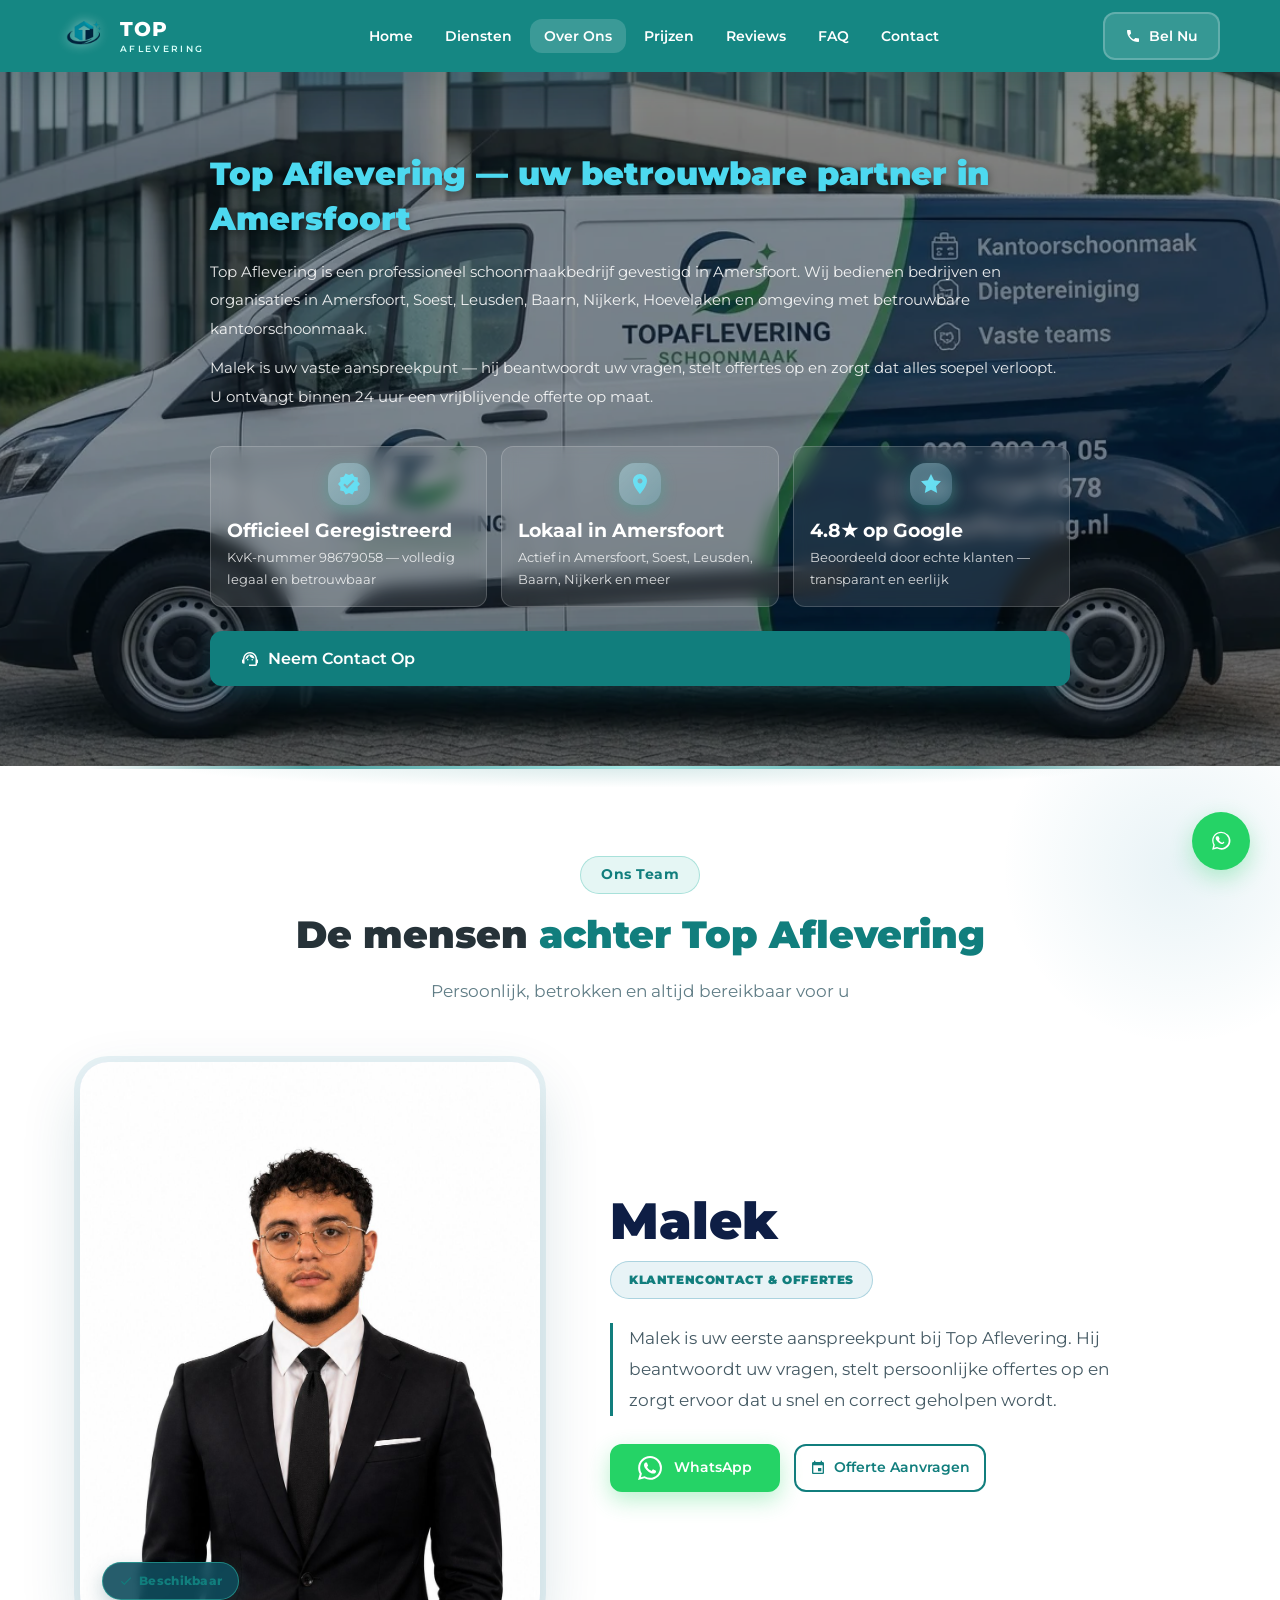
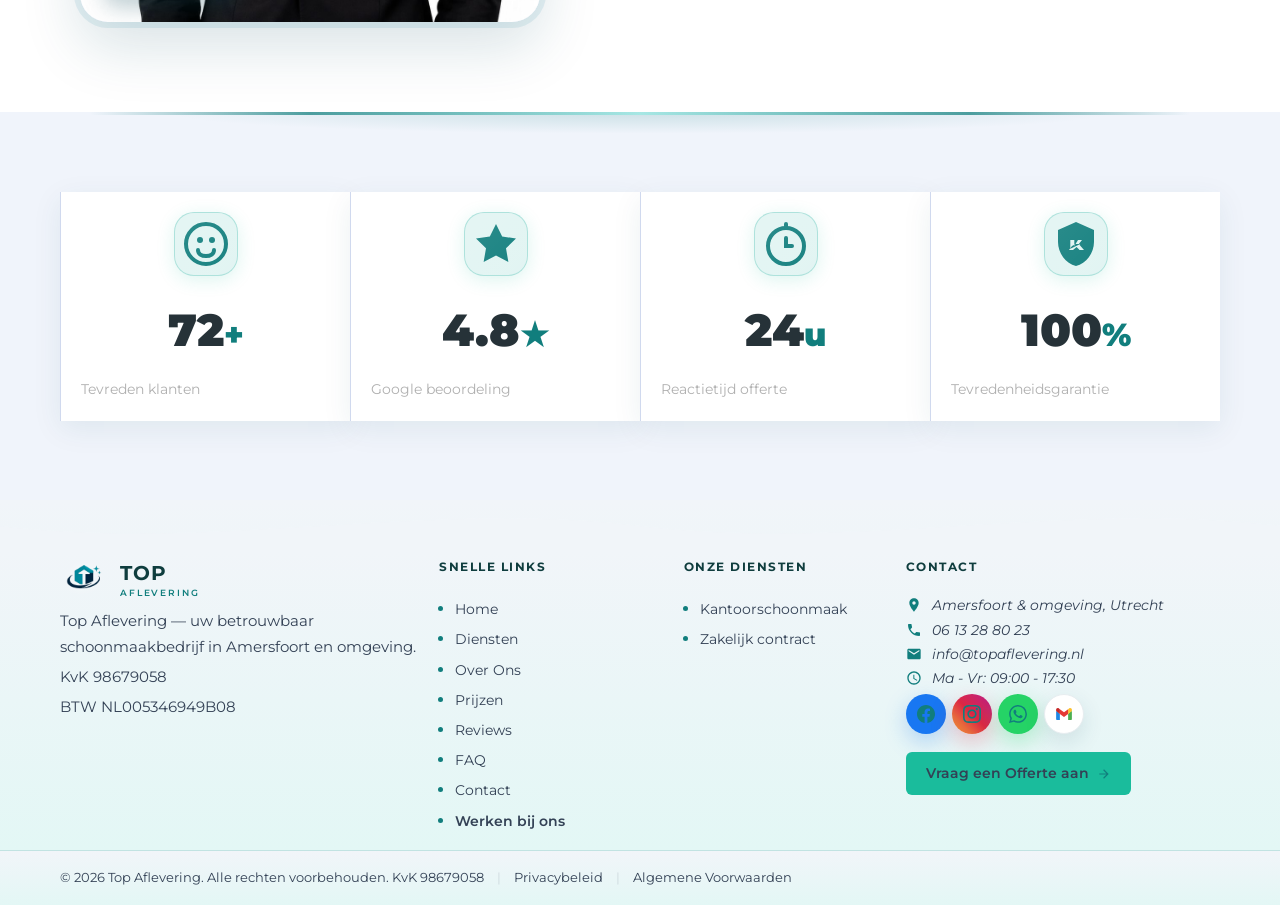
<file: over-ons.html>
﻿<!DOCTYPE html>
<html lang="nl">
<head>
  <meta charset="UTF-8" />
  <meta name="viewport" content="width=device-width, initial-scale=1.0" />
  <meta http-equiv="X-UA-Compatible" content="IE=edge" />

  <!-- SEO Meta Tags -->
  <title>Over Ons - Top Aflevering Schoonmaakbedrijf Amersfoort</title>
  <meta name="description" content="Leer meer over Top Aflevering, uw betrouwbare schoonmaakbedrijf in Amersfoort. KvK 98679058, 4.8★ op Google, 500+ tevreden klanten." />
  <meta name="keywords" content="over ons top aflevering, schoonmaakbedrijf amersfoort, kvk 98679058, betrouwbaar schoonmaak" />
  <meta name="author" content="Top Aflevering" />
  <meta name="robots" content="index, follow" />
    <link rel="icon" type="image/png" href="images/logo.png" />
  <link rel="apple-touch-icon" href="images/logo.png" />
  <link rel="canonical" href="https://topaflevering.nl/over-ons.html" />

  <!-- Open Graph -->
  <meta property="og:type" content="website" />
  <meta property="og:url" content="https://topaflevering.nl/over-ons.html" />
  <meta property="og:title" content="Over Ons - Top Aflevering Schoonmaakbedrijf Amersfoort" />
  <meta property="og:description" content="Leer meer over Top Aflevering, uw betrouwbare schoonmaakbedrijf in Amersfoort. KvK 98679058, 4.8★ op Google, 500+ tevreden klanten." />
  <meta property="og:image" content="https://topaflevering.nl/images/og-image.jpg" />
  <meta property="og:locale" content="nl_NL" />
  <meta property="og:site_name" content="Top Aflevering" />

  <!-- Fonts -->
  <link rel="preconnect" href="https://fonts.googleapis.com" />
  <link rel="preconnect" href="https://fonts.gstatic.com" crossorigin />
  <link href="https://fonts.googleapis.com/css2?family=Montserrat:wght@300;400;600;700;900&family=Inter:wght@400;500;600&display=swap" rel="stylesheet" />
  <link rel="preload" as="style" onload="this.onload=null;this.rel='stylesheet'" href="https://fonts.googleapis.com/css2?family=Material+Symbols+Outlined:opsz,wght,FILL,GRAD@20..48,100..700,0..1,-50..200&display=swap" />

  <style>
    .ico { display:inline-flex; align-items:center; justify-content:center; flex-shrink:0; }
    .ico svg { display:block; }
    .ms {
      font-family: 'Material Symbols Outlined';
      font-weight: normal;
      font-style: normal;
      display: inline-flex;
      align-items: center;
      justify-content: center;
      letter-spacing: normal;
      text-transform: none;
      white-space: nowrap;
      word-wrap: normal;
      direction: ltr;
      font-feature-settings: 'liga';
      -webkit-font-feature-settings: 'liga';
      -webkit-font-smoothing: antialiased;
    }
  </style>

  <!-- Google Analytics (deferred) -->
  <script>
    window.dataLayer=window.dataLayer||[];
    function gtag(){dataLayer.push(arguments);}
    function loadGTM(){
      var s=document.createElement('script');
      s.async=true;s.src='https://www.googletagmanager.com/gtag/js?id=G-DFBPX69XLN';
      document.head.appendChild(s);
      gtag('js',new Date());gtag('config','G-DFBPX69XLN',{send_page_view:true});
    }
    if('requestIdleCallback'in window){
      requestIdleCallback(loadGTM,{timeout:3000});
    }else{setTimeout(loadGTM,3000);}
  </script>

  <!-- Stylesheet -->
  <link rel="stylesheet" href="css/style.css" />

  <style>
    body, * { font-family: 'Montserrat', sans-serif !important; direction: ltr; text-align: left; font-feature-settings: "locl" 0; }
    * { font-variant-numeric: normal; }
  </style>
</head>
<body>

  <!-- ===== SKIP TO CONTENT ===== -->
  <a href="#main-content" class="skip-link">Ga naar de hoofdinhoud</a>

  <!-- ===== NAVBAR ===== -->
  <header id="navbar" role="banner">
    <nav class="navbar" aria-label="Hoofdnavigatie">
      <div class="container">
        <a href="index.html" class="logo" aria-label="Top Aflevering - Terug naar home">
          <img src="images/logo.png" alt="Top Aflevering logo" style="height:48px;width:auto;display:block;" /><span class="logo-wordmark"><strong>TOP</strong><span>AFLEVERING</span></span>
        </a>

        <ul class="nav-links" role="list">
          <li><a href="index.html" class="nav-link">Home</a></li>
          <li><a href="diensten.html" class="nav-link">Diensten</a></li>
          <li><a href="over-ons.html" class="nav-link active">Over Ons</a></li>
          <li><a href="prijzen.html" class="nav-link">Prijzen</a></li>
          <li><a href="reviews.html" class="nav-link">Reviews</a></li>
          <li><a href="faq.html" class="nav-link">FAQ</a></li>
          <li><a href="contact.html" class="nav-link">Contact</a></li>
        </ul>

        <a href="tel:+31613288023" class="btn btn-primary nav-cta" aria-label="Bel ons nu">
          <svg width="16" height="16" viewBox="0 0 24 24" fill="currentColor" aria-hidden="true"><path d="M6.62 10.79c1.44 2.83 3.76 5.14 6.59 6.59l2.2-2.2c.27-.27.67-.36 1.02-.24 1.12.37 2.33.57 3.57.57.55 0 1 .45 1 1V20c0 .55-.45 1-1 1-9.39 0-17-7.61-17-17 0-.55.45-1 1-1h3.5c.55 0 1 .45 1 1 0 1.25.2 2.45.57 3.57.11.35.03.74-.25 1.02l-2.2 2.2z"/></svg> Bel Nu
        </a>

        <button class="hamburger" id="hamburger" aria-label="Menu openen" aria-expanded="false" aria-controls="mobile-menu">
          <span></span><span></span><span></span>
        </button>
      </div>
    </nav>

    <!-- Mobile Menu -->
    <div class="mobile-menu" id="mobile-menu" role="dialog" aria-label="Mobiel menu" aria-hidden="true">
      <ul role="list">
        <li><a href="index.html" class="nav-link">Home</a></li>
        <li><a href="diensten.html" class="nav-link">Diensten</a></li>
        <li><a href="over-ons.html" class="nav-link">Over Ons</a></li>
        <li><a href="prijzen.html" class="nav-link">Prijzen</a></li>
        <li><a href="reviews.html" class="nav-link">Reviews</a></li>
        <li><a href="faq.html" class="nav-link">FAQ</a></li>
        <li><a href="contact.html" class="nav-link">Contact</a></li>
      </ul>
    </div>
  </header>

  <main id="main-content">

    <!-- ===== ABOUT SECTION ===== -->
    <section id="about" class="about about-bg-section about-has-bg section-padding" aria-labelledby="about-title">
      <div class="about-bg-overlay" aria-hidden="true"></div>
      <div class="container about-bg-container">
        <div class="about-content about-content-overlay">
          <h1 id="about-title" class="section-title">Top Aflevering — uw <span class="highlight-light">betrouwbare partner</span> in Amersfoort</h1>
          <p class="about-text">
            Top Aflevering is een professioneel schoonmaakbedrijf gevestigd in Amersfoort. Wij bedienen bedrijven en organisaties
            in Amersfoort, Soest, Leusden, Baarn, Nijkerk, Hoevelaken en omgeving met betrouwbare kantoorschoonmaak.
          </p>
          <p class="about-text">
            Malek is uw vaste aanspreekpunt — hij beantwoordt uw vragen, stelt offertes op en zorgt dat alles soepel verloopt.
            U ontvangt binnen 24 uur een vrijblijvende offerte op maat.
          </p>

          <div class="about-features">
            <div class="about-feature">
              <div class="about-feature-icon" aria-hidden="true"><svg width="24" height="24" viewBox="0 0 24 24" fill="currentColor"><path d="M23 12l-2.44-2.79.34-3.69-3.61-.82-1.89-3.2L12 3 8.6 1.5 6.71 4.69 3.1 5.5l.34 3.7L1 12l2.44 2.79-.34 3.7 3.61.82 1.89 3.2L12 21l3.4 1.5 1.89-3.19 3.61-.82-.34-3.69L23 12zm-12.91 4.72l-3.8-3.81 1.48-1.48 2.32 2.33 5.85-5.87 1.48 1.48-7.33 7.35z"/></svg></div>
              <div>
                <h3>Officieel Geregistreerd</h3>
                <p>KvK-nummer 98679058 — volledig legaal en betrouwbaar</p>
              </div>
            </div>
            <div class="about-feature">
              <div class="about-feature-icon" aria-hidden="true"><svg width="24" height="24" viewBox="0 0 24 24" fill="currentColor"><path d="M12 2C8.13 2 5 5.13 5 9c0 5.25 7 13 7 13s7-7.75 7-13c0-3.87-3.13-7-7-7zm0 9.5c-1.38 0-2.5-1.12-2.5-2.5s1.12-2.5 2.5-2.5 2.5 1.12 2.5 2.5-1.12 2.5-2.5 2.5z"/></svg></div>
              <div>
                <h3>Lokaal in Amersfoort</h3>
                <p>Actief in Amersfoort, Soest, Leusden, Baarn, Nijkerk en meer</p>
              </div>
            </div>
            <div class="about-feature">
              <div class="about-feature-icon" aria-hidden="true"><svg width="24" height="24" viewBox="0 0 24 24" fill="currentColor"><path d="M12 2l3.09 6.26L22 9.27l-5 4.87 1.18 6.88L12 17.77l-6.18 3.25L7 14.14 2 9.27l6.91-1.01L12 2z"/></svg></div>
              <div>
                <h3>4.8★ op Google</h3>
                <p>Beoordeeld door echte klanten — transparant en eerlijk</p>
              </div>
            </div>
          </div>

          <a href="contact.html" class="btn btn-primary">
            <span class="ms">support_agent</span> Neem Contact Op
          </a>
        </div>
      </div>
    </section>

    <!-- ===== TEAM SECTION ===== -->
    <section class="team-section team-overons-style section-padding" aria-labelledby="team-title">
      <div class="container">
        <div class="section-header">
          <span class="section-tag">Ons Team</span>
          <h2 id="team-title" class="section-title">De mensen <span class="highlight">achter Top Aflevering</span></h2>
          <p class="section-desc">Persoonlijk, betrokken en altijd bereikbaar voor u</p>
        </div>

        <div class="team-grid">
          <div class="team-card">
            <div class="team-card-photo-wrap">
              <img loading="lazy" src="images/Malek.jpeg" alt="Malek — Verantwoordelijk voor klantencontact" class="team-card-photo" />
              <div class="team-card-badge">
                <svg width="14" height="14" viewBox="0 0 24 24" fill="currentColor" aria-hidden="true"><path d="M9 16.17L4.83 12l-1.42 1.41L9 19 21 7l-1.41-1.41z"/></svg>
                Beschikbaar
              </div>
            </div>
            <div class="team-card-body">
              <h3 class="team-card-name">Malek</h3>
              <span class="team-card-role">Klantencontact & Offertes</span>
              <p class="team-card-desc">
                Malek is uw eerste aanspreekpunt bij Top Aflevering. Hij beantwoordt uw vragen, stelt persoonlijke offertes op en zorgt ervoor dat u snel en correct geholpen wordt.
              </p>
              <div class="team-card-actions">
                <a href="https://wa.me/31613288023?text=Hallo%20Malek%2C%20ik%20wil%20graag%20een%20offerte%20aanvragen." class="btn btn-whatsapp" target="_blank" rel="noopener noreferrer" aria-label="WhatsApp Malek">
                  <svg width="16" height="16" viewBox="0 0 24 24" fill="currentColor" aria-hidden="true"><path d="M17.472 14.382c-.297-.149-1.758-.867-2.03-.967-.273-.099-.471-.148-.67.15-.197.297-.767.966-.94 1.164-.173.199-.347.223-.644.075-.297-.15-1.255-.463-2.39-1.475-.883-.788-1.48-1.761-1.653-2.059-.173-.297-.018-.458.13-.606.134-.133.298-.347.446-.52.149-.174.198-.298.298-.497.099-.198.05-.371-.025-.52-.075-.149-.669-1.612-.916-2.207-.242-.579-.487-.5-.669-.51-.173-.008-.371-.01-.57-.01-.198 0-.52.074-.792.372-.272.297-1.04 1.016-1.04 2.479 0 1.462 1.065 2.875 1.213 3.074.149.198 2.096 3.2 5.077 4.487.709.306 1.262.489 1.694.625.712.227 1.36.195 1.871.118.571-.085 1.758-.719 2.006-1.413.248-.694.248-1.289.173-1.413-.074-.124-.272-.198-.57-.347m-5.421 7.403h-.004a9.87 9.87 0 01-5.031-1.378l-.361-.214-3.741.982.998-3.648-.235-.374a9.86 9.86 0 01-1.51-5.26c.001-5.45 4.436-9.884 9.888-9.884 2.64 0 5.122 1.03 6.988 2.898a9.825 9.825 0 012.893 6.994c-.003 5.45-4.437 9.884-9.885 9.884m8.413-18.297A11.815 11.815 0 0012.05 0C5.495 0 .16 5.335.157 11.892c0 2.096.547 4.142 1.588 5.945L.057 24l6.305-1.654a11.882 11.882 0 005.683 1.448h.005c6.554 0 11.89-5.335 11.893-11.893a11.821 11.821 0 00-3.48-8.413z"/></svg>
                  WhatsApp
                </a>
                <a href="contact.html" class="btn btn-outline">
                  <svg width="16" height="16" viewBox="0 0 24 24" fill="currentColor" aria-hidden="true"><path d="M17 12h-5v5h5v-5zM16 1v2H8V1H6v2H5c-1.11 0-1.99.9-1.99 2L3 19c0 1.1.89 2 2 2h14c1.1 0 2-.9 2-2V5c0-1.1-.9-2-2-2h-1V1h-2zm3 18H5V8h14v11z"/></svg>
                  Offerte Aanvragen
                </a>
              </div>
            </div>
          </div>
        </div>
      </div>
    </section>

    <!-- ===== STATS SECTION ===== -->
    <section class="stats-section" aria-label="Onze statistieken en cijfers">
      <div class="stats-bg" aria-hidden="true"></div>
      <div class="container">
        <div class="stats-grid">
          <div class="stat-item">
            <div class="stat-icon" aria-hidden="true"><svg width="48" height="48" viewBox="0 0 24 24" fill="currentColor"><circle cx="12" cy="12" r="10" fill="none" stroke="currentColor" stroke-width="2"/><circle cx="9" cy="10" r="1.5" fill="currentColor"/><circle cx="15" cy="10" r="1.5" fill="currentColor"/><path d="M8 15c0 2 1.8 3 4 3s4-1 4-3" stroke="currentColor" stroke-width="2" fill="none" stroke-linecap="round"/></svg></div>
            <strong class="counter stat-number" data-target="500">0</strong><span class="stat-plus">+</span>
            <p>Tevreden klanten</p>
          </div>
          <div class="stat-item">
            <div class="stat-icon" aria-hidden="true"><svg width="48" height="48" viewBox="0 0 24 24" fill="currentColor"><path d="M12 2l3.09 6.26L22 9.27l-5 4.87 1.18 6.88L12 17.77l-6.18 3.25L7 14.14 2 9.27l6.91-1.01L12 2z"/></svg></div>
            <strong class="stat-number">4.8</strong><span class="stat-plus">★</span>
            <p>Google beoordeling</p>
          </div>
          <div class="stat-item">
            <div class="stat-icon" aria-hidden="true"><svg width="48" height="48" viewBox="0 0 24 24" fill="currentColor"><circle cx="12" cy="13" r="9" fill="none" stroke="currentColor" stroke-width="2"/><path d="M12 9v4h3" stroke="currentColor" stroke-width="2" stroke-linecap="round" fill="none"/><line x1="12" y1="2" x2="12" y2="4" stroke="currentColor" stroke-width="2" stroke-linecap="round"/></svg></div>
            <strong class="stat-number">24</strong><span class="stat-plus">u</span>
            <p>Reactietijd offerte</p>
          </div>
          <div class="stat-item">
            <div class="stat-icon" aria-hidden="true"><svg width="48" height="48" viewBox="0 0 24 24" fill="currentColor"><path d="M12 1L3 5v6c0 5.55 3.84 10.74 9 12 5.16-1.26 9-6.45 9-12V5l-9-4zm0 10.99h2.21L9.16 14.4 9.16 10h2v2.99L13 10h2l-1.6 2.02L16 15h-2.22l-1.48-1.54L10.5 15h-2l1.5-1.97L12 11.99z"/></svg></div>
            <strong class="stat-number">100</strong><span class="stat-plus">%</span>
            <p>Tevredenheidsgarantie</p>
          </div>
        </div>
      </div>
    </section>

  </main>

  <!-- ===== FOOTER ===== -->
  <footer class="footer" id="main-footer" role="contentinfo" aria-label="Paginavoettekst">
    <div class="footer-top">
      <div class="container">
        <div class="footer-grid">

          <div class="footer-brand">
            <a href="index.html" class="logo" aria-label="Top Aflevering">
              <img src="images/logo.png" alt="Top Aflevering logo" style="height:48px;width:auto;display:block;" /><span class="logo-wordmark"><strong>TOP</strong><span>AFLEVERING</span></span>
            </a>
            <div class="footer-brand-text">
              <div>Top Aflevering — uw betrouwbaar schoonmaakbedrijf in Amersfoort en omgeving.</div>
              <div>KvK 98679058</div>
              <div>BTW NL005346949B08</div>
            </div>
          </div>

          <nav class="footer-nav" aria-label="Snelle links">
            <h3>Snelle Links</h3>
            <ul role="list">
              <li><a href="index.html">Home</a></li>
              <li><a href="diensten.html">Diensten</a></li>
              <li><a href="over-ons.html">Over Ons</a></li>
              <li><a href="prijzen.html">Prijzen</a></li>
              <li><a href="reviews.html">Reviews</a></li>
              <li><a href="faq.html">FAQ</a></li>
              <li><a href="contact.html">Contact</a></li>
              <li><a href="werken-bij-ons.html" class="footer-work-link">Werken bij ons</a></li>
            </ul>
          </nav>

          <nav class="footer-nav" aria-label="Onze diensten">
            <h3>Onze Diensten</h3>
            <ul role="list">
              <li><a href="diensten.html">Kantoorschoonmaak</a></li>
              <li><a href="diensten.html">Zakelijk contract</a></li>
            </ul>
          </nav>

          <div class="footer-contact" aria-label="Contactgegevens">
            <h3>Contact</h3>
            <address>
              <ul role="list">
                <li>
                  <svg aria-hidden="true" width="20" height="20" viewBox="0 0 24 24" fill="currentColor"><path d="M12 2C8.13 2 5 5.13 5 9c0 5.25 7 13 7 13s7-7.75 7-13c0-3.87-3.13-7-7-7zm0 9.5c-1.38 0-2.5-1.12-2.5-2.5s1.12-2.5 2.5-2.5 2.5 1.12 2.5 2.5-1.12 2.5-2.5 2.5z"/></svg>
                  <span>Amersfoort & omgeving, Utrecht</span>
                </li>
                <li>
                  <svg aria-hidden="true" width="20" height="20" viewBox="0 0 24 24" fill="currentColor"><path d="M6.62 10.79c1.44 2.83 3.76 5.14 6.59 6.59l2.2-2.2c.27-.27.67-.36 1.02-.24 1.12.37 2.33.57 3.57.57.55 0 1 .45 1 1V20c0 .55-.45 1-1 1-9.39 0-17-7.61-17-17 0-.55.45-1 1-1h3.5c.55 0 1 .45 1 1 0 1.25.2 2.45.57 3.57.11.35.03.74-.25 1.02l-2.2 2.2z"/></svg>
                  <a href="tel:+31613288023">06 13 28 80 23</a>
                </li>
                <li>
                  <svg aria-hidden="true" width="20" height="20" viewBox="0 0 24 24" fill="currentColor"><path d="M20 4H4c-1.1 0-2 .9-2 2v12c0 1.1.9 2 2 2h16c1.1 0 2-.9 2-2V6c0-1.1-.9-2-2-2zm0 4l-8 5-8-5V6l8 5 8-5v2z"/></svg>
                  <a href="mailto:info@topaflevering.nl">info@topaflevering.nl</a>
                </li>
                <li>
                  <svg aria-hidden="true" width="20" height="20" viewBox="0 0 24 24" fill="currentColor"><path d="M11.99 2C6.47 2 2 6.48 2 12s4.47 10 9.99 10C17.52 22 22 17.52 22 12S17.52 2 11.99 2zM12 20c-4.42 0-8-3.58-8-8s3.58-8 8-8 8 3.58 8 8-3.58 8-8 8zm.5-13H11v6l5.25 3.15.75-1.23-4.5-2.67V7z"/></svg>
                  <span>Ma - Vr: 09:00 - 17:30</span>
                </li>
              </ul>
            </address>
            <div class="footer-social" aria-label="Sociale media">
              <a href="https://www.facebook.com/people/Schoonmaak-Top-Aflevering/61585120932020/" aria-label="Facebook" target="_blank" rel="noopener noreferrer"><svg aria-hidden="true" width="18" height="18" viewBox="0 0 24 24" fill="currentColor"><path d="M24 12.073C24 5.405 18.627 0 12 0S0 5.405 0 12.073C0 18.1 4.388 23.094 10.125 24v-8.437H7.078v-3.49h3.047V9.41c0-3.025 1.792-4.697 4.533-4.697 1.312 0 2.686.236 2.686.236v2.97h-1.513c-1.491 0-1.956.93-1.956 1.883v2.27h3.328l-.532 3.49h-2.796V24C19.612 23.094 24 18.1 24 12.073z"/></svg></a>
              <a href="https://www.instagram.com/top_aflevering/" aria-label="Instagram" target="_blank" rel="noopener noreferrer"><svg aria-hidden="true" width="18" height="18" viewBox="0 0 24 24" fill="currentColor"><path d="M12 2.163c3.204 0 3.584.012 4.85.07 3.252.148 4.771 1.691 4.919 4.919.058 1.265.069 1.645.069 4.849 0 3.205-.012 3.584-.069 4.849-.149 3.225-1.664 4.771-4.919 4.919-1.266.058-1.644.07-4.85.07-3.204 0-3.584-.012-4.849-.07-3.26-.149-4.771-1.699-4.919-4.92-.058-1.265-.07-1.644-.07-4.849 0-3.204.013-3.583.07-4.849.149-3.227 1.664-4.771 4.919-4.919 1.266-.057 1.645-.069 4.849-.069zm0-2.163c-3.259 0-3.667.014-4.947.072-4.358.2-6.78 2.618-6.98 6.98-.059 1.281-.073 1.689-.073 4.948 0 3.259.014 3.668.072 4.948.2 4.358 2.618 6.78 6.98 6.98 1.281.058 1.689.072 4.948.072 3.259 0 3.668-.014 4.948-.072 4.354-.2 6.782-2.618 6.979-6.98.059-1.28.073-1.689.073-4.948 0-3.259-.014-3.667-.072-4.947-.196-4.354-2.617-6.78-6.979-6.98-1.281-.059-1.69-.073-4.949-.073zm0 5.838c-3.403 0-6.162 2.759-6.162 6.162s2.759 6.163 6.162 6.163 6.162-2.759 6.162-6.163c0-3.403-2.759-6.162-6.162-6.162zm0 10.162c-2.209 0-4-1.79-4-4 0-2.209 1.791-4 4-4s4 1.791 4 4c0 2.21-1.791 4-4 4zm6.406-11.845c-.796 0-1.441.645-1.441 1.44s.645 1.44 1.441 1.44c.795 0 1.439-.645 1.439-1.44s-.644-1.44-1.439-1.44z"/></svg></a>
              <a href="https://wa.me/31613288023" aria-label="WhatsApp" target="_blank" rel="noopener noreferrer"><svg aria-hidden="true" width="18" height="18" viewBox="0 0 24 24" fill="currentColor"><path d="M17.472 14.382c-.297-.149-1.758-.867-2.03-.967-.273-.099-.471-.148-.67.15-.197.297-.767.966-.94 1.164-.173.199-.347.223-.644.075-.297-.15-1.255-.463-2.39-1.475-.883-.788-1.48-1.761-1.653-2.059-.173-.297-.018-.458.13-.606.134-.133.298-.347.446-.52.149-.174.198-.298.298-.497.099-.198.05-.371-.025-.52-.075-.149-.669-1.612-.916-2.207-.242-.579-.487-.5-.669-.51-.173-.008-.371-.01-.57-.01-.198 0-.52.074-.792.372-.272.297-1.04 1.016-1.04 2.479 0 1.462 1.065 2.875 1.213 3.074.149.198 2.096 3.2 5.077 4.487.709.306 1.262.489 1.694.625.712.227 1.36.195 1.871.118.571-.085 1.758-.719 2.006-1.413.248-.694.248-1.289.173-1.413-.074-.124-.272-.198-.57-.347m-5.421 7.403h-.004a9.87 9.87 0 01-5.031-1.378l-.361-.214-3.741.982.998-3.648-.235-.374a9.86 9.86 0 01-1.51-5.26c.001-5.45 4.436-9.884 9.888-9.884 2.64 0 5.122 1.03 6.988 2.898a9.825 9.825 0 012.893 6.994c-.003 5.45-4.437 9.884-9.885 9.884m8.413-18.297A11.815 11.815 0 0012.05 0C5.495 0 .16 5.335.157 11.892c0 2.096.547 4.142 1.588 5.945L.057 24l6.305-1.654a11.882 11.882 0 005.683 1.448h.005c6.554 0 11.89-5.335 11.893-11.893a11.821 11.821 0 00-3.48-8.413z"/></svg></a>
              <a href="mailto:info@topaflevering.nl" aria-label="Gmail" target="_blank" rel="noopener noreferrer" class="gmail-icon"><svg viewBox="0 0 48 48" xmlns="http://www.w3.org/2000/svg" width="18" height="18" aria-hidden="true"><path fill="currentColor" d="M45,16.2l-5,2.75l-5,4.75L35,40h7c1.657,0,3-1.343,3-3V16.2z"/><path fill="currentColor" d="M3,16.2l3.614,1.71L13,23.7V40H6c-1.657,0-3-1.343-3-3V16.2z"/><polygon fill="currentColor" points="35,11.2 24,19.45 13,11.2 12,17 13,23.7 24,31.95 35,23.7 36,17"/><path fill="currentColor" d="M3,12.298V16.2l10,7.5V11.2L9.876,8.859C9.132,8.301,8.228,8,7.298,8h0 C4.924,8,3,9.924,3,12.298z"/><path fill="currentColor" d="M45,12.298V16.2l-10,7.5V11.2l3.124-2.341C38.868,8.301,39.772,8,40.702,8h0 C43.076,8,45,9.924,45,12.298z"/></svg></a>
            </div>
            <a href="contact.html" class="footer-cta-btn">Vraag een Offerte aan <svg width="14" height="14" viewBox="0 0 24 24" fill="currentColor"><path d="M12 4l-1.41 1.41L16.17 11H4v2h12.17l-5.58 5.59L12 20l8-8z"/></svg></a>
          </div>

        </div>
      </div>
    </div>

    <div class="footer-bottom">
      <div class="container">
        <p>
          &copy; <span id="currentYear"></span> Top Aflevering. Alle rechten voorbehouden. KvK 98679058
          <span class="footer-sep" aria-hidden="true">|</span>
          <a href="privacybeleid.html">Privacybeleid</a>
          <span class="footer-sep" aria-hidden="true">|</span>
          <a href="algemene-voorwaarden.html">Algemene Voorwaarden</a>
        </p>
      </div>
    </div>
  </footer>

  <!-- ===== FLOATING BUTTONS ===== -->
  <a href="https://wa.me/31613288023?text=Hallo%2C%20ik%20wil%20graag%20een%20offerte%20aanvragen." class="float-whatsapp" target="_blank" rel="noopener noreferrer" aria-label="Contact via WhatsApp">
    <svg width="28" height="28" viewBox="0 0 48 48" fill="white" aria-hidden="true"><path d="M35.2 12.8A15.7 15.7 0 0024.1 8C15.7 8 8.9 14.8 8.9 23.2c0 2.7.7 5.3 2 7.6L8.8 39.2l8.6-2.2a15.8 15.8 0 007.6 1.9c8.4 0 15.2-6.8 15.2-15.2 0-4.1-1.6-7.9-4.4-10.9zm-11.1 23.4a13 13 0 01-6.6-1.8l-.5-.3-4.9 1.3 1.3-4.7-.3-.5a13 13 0 01-2-7c0-7.2 5.9-13 13.1-13 3.5 0 6.8 1.4 9.2 3.8a12.9 12.9 0 013.8 9.2c0 7.2-5.9 13-13.1 13zm7.2-9.7c-.4-.2-2.3-1.1-2.7-1.3-.4-.1-.6-.2-.9.2s-1 1.3-1.2 1.5c-.2.2-.4.3-.8.1-.4-.2-1.7-.6-3.2-2-.9-.8-1.9-2.1-2.1-2.6 0-.2.1-.4.3-.6l.6-.7c.2-.2.2-.4.3-.6.1-.2 0-.4-.1-.6-.1-.2-1-2.4-1.4-3.2-.3-.8-.7-.7-.9-.7H17c-.2 0-.6.1-.9.4-.3.3-1.2 1.2-1.2 2.9s1.3 3.4 1.5 3.6c.2.2 2.5 3.8 6 5.3.8.4 1.5.6 2 .8.8.3 1.6.2 2.2.1.7-.1 2.1-.9 2.4-1.7.3-.8.3-1.5.2-1.7-.1-.1-.3-.2-.7-.4z"/></svg>
  </a>

  <button class="scroll-top" id="scrollTop" aria-label="Terug naar boven" hidden>
    <svg width="28" height="28" viewBox="0 0 28 28" fill="currentColor" aria-hidden="true">
      <path d="M5 20 L14 8 L23 20" fill="none" stroke="currentColor" stroke-width="3.5" stroke-linecap="round" stroke-linejoin="round"/>
      <circle cx="14" cy="23" r="2.2" fill="currentColor"/>
    </svg>
  </button>

  <!-- JavaScript -->
  <script src="js/script.js" defer></script>

</body>
</html>
</file>
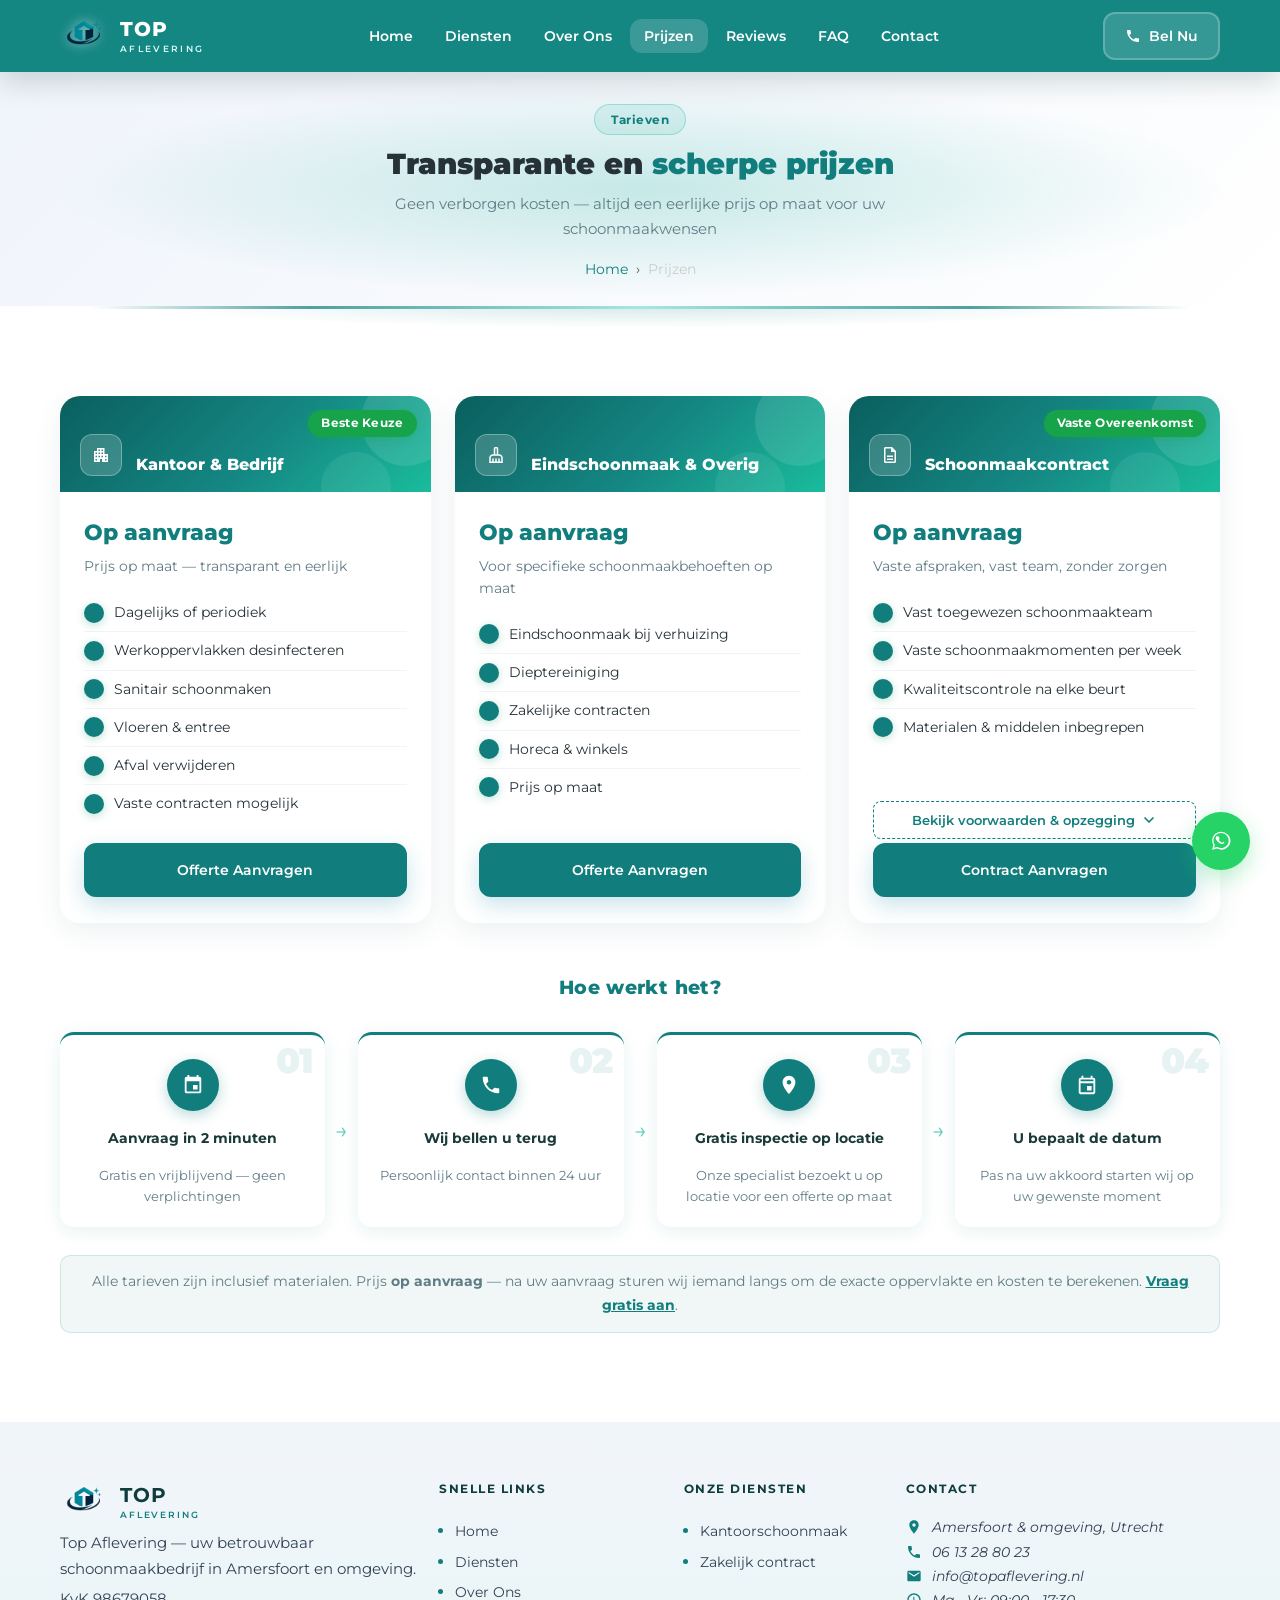
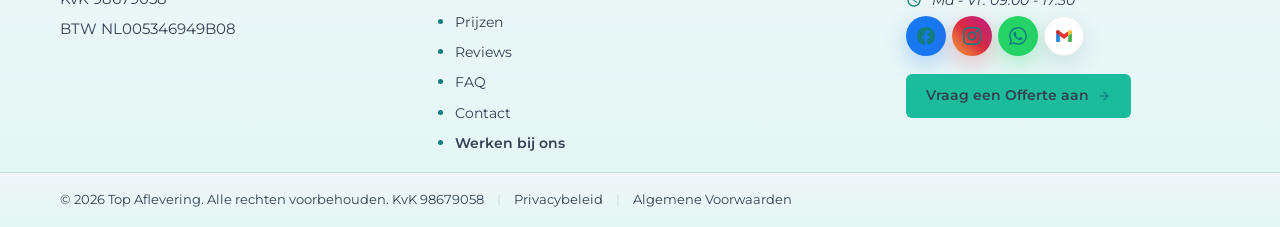
<file: prijzen.html>
﻿<!DOCTYPE html>
<html lang="nl">
<head>
  <meta charset="UTF-8" />
  <meta name="viewport" content="width=device-width, initial-scale=1.0" />
  <meta http-equiv="X-UA-Compatible" content="IE=edge" />

  <!-- SEO Meta Tags -->
  <title>Tarieven & Prijzen Schoonmaak Amersfoort | Top Aflevering</title>
  <meta name="description" content="Transparante tarieven voor schoonmaakdiensten in Amersfoort. Kantoorschoonmaak op aanvraag. Geen verborgen kosten, altijd eerlijk." />
  <meta name="keywords" content="tarieven schoonmaak amersfoort, prijzen schoonmaakbedrijf, kantoorschoonmaak prijs, top aflevering tarieven" />
  <meta name="author" content="Top Aflevering" />
  <meta name="robots" content="index, follow" />
    <link rel="icon" type="image/png" href="images/logo.png" />
  <link rel="apple-touch-icon" href="images/logo.png" />
  <link rel="canonical" href="https://topaflevering.nl/prijzen.html" />

  <!-- Open Graph -->
  <meta property="og:type" content="website" />
  <meta property="og:url" content="https://topaflevering.nl/prijzen.html" />
  <meta property="og:title" content="Tarieven & Prijzen Schoonmaak Amersfoort | Top Aflevering" />
  <meta property="og:description" content="Transparante tarieven voor schoonmaakdiensten in Amersfoort. Kantoorschoonmaak op aanvraag. Geen verborgen kosten, altijd eerlijk." />
  <meta property="og:image" content="https://topaflevering.nl/images/og-image.jpg" />
  <meta property="og:locale" content="nl_NL" />
  <meta property="og:site_name" content="Top Aflevering" />

  <!-- Fonts -->
  <link rel="preconnect" href="https://fonts.googleapis.com" />
  <link rel="preconnect" href="https://fonts.gstatic.com" crossorigin />
  <link href="https://fonts.googleapis.com/css2?family=Montserrat:wght@300;400;600;700;900&family=Inter:wght@400;500;600&display=swap" rel="stylesheet" />
  <link rel="preload" as="style" onload="this.onload=null;this.rel='stylesheet'" href="https://fonts.googleapis.com/css2?family=Material+Symbols+Outlined:opsz,wght,FILL,GRAD@20..48,100..700,0..1,-50..200&display=swap" />

  <style>
    .ico { display:inline-flex; align-items:center; justify-content:center; flex-shrink:0; }
    .ico svg { display:block; }
    .ms {
      font-family: 'Material Symbols Outlined';
      font-weight: normal;
      font-style: normal;
      display: inline-flex;
      align-items: center;
      justify-content: center;
      letter-spacing: normal;
      text-transform: none;
      white-space: nowrap;
      word-wrap: normal;
      direction: ltr;
      font-feature-settings: 'liga';
      -webkit-font-feature-settings: 'liga';
      -webkit-font-smoothing: antialiased;
    }
  </style>

  <!-- Google Analytics (deferred) -->
  <script>
    window.dataLayer=window.dataLayer||[];
    function gtag(){dataLayer.push(arguments);}
    function loadGTM(){
      var s=document.createElement('script');
      s.async=true;s.src='https://www.googletagmanager.com/gtag/js?id=G-DFBPX69XLN';
      document.head.appendChild(s);
      gtag('js',new Date());gtag('config','G-DFBPX69XLN',{send_page_view:true});
    }
    if('requestIdleCallback'in window){
      requestIdleCallback(loadGTM,{timeout:3000});
    }else{setTimeout(loadGTM,3000);}
  </script>

  <!-- Stylesheet -->
  <link rel="stylesheet" href="css/style.css" />

  <style>
    body, * { font-family: 'Montserrat', sans-serif !important; direction: ltr; text-align: left; font-feature-settings: "locl" 0; }
    * { font-variant-numeric: normal; }
  </style>
</head>
<body>

  <!-- ===== SKIP TO CONTENT ===== -->
  <a href="#main-content" class="skip-link">Ga naar de hoofdinhoud</a>

  <!-- ===== NAVBAR ===== -->
  <header id="navbar" role="banner">
    <nav class="navbar" aria-label="Hoofdnavigatie">
      <div class="container">
        <a href="index.html" class="logo" aria-label="Top Aflevering - Terug naar home">
          <img src="images/logo.png" alt="Top Aflevering logo" style="height:48px;width:auto;display:block;" /><span class="logo-wordmark"><strong>TOP</strong><span>AFLEVERING</span></span>
        </a>

        <ul class="nav-links" role="list">
          <li><a href="index.html" class="nav-link">Home</a></li>
          <li><a href="diensten.html" class="nav-link">Diensten</a></li>
          <li><a href="over-ons.html" class="nav-link">Over Ons</a></li>
          <li><a href="prijzen.html" class="nav-link active">Prijzen</a></li>
          <li><a href="reviews.html" class="nav-link">Reviews</a></li>
          <li><a href="faq.html" class="nav-link">FAQ</a></li>
          <li><a href="contact.html" class="nav-link">Contact</a></li>
        </ul>

        <a href="tel:+31613288023" class="btn btn-primary nav-cta" aria-label="Bel ons nu">
          <svg width="16" height="16" viewBox="0 0 24 24" fill="currentColor" aria-hidden="true"><path d="M6.62 10.79c1.44 2.83 3.76 5.14 6.59 6.59l2.2-2.2c.27-.27.67-.36 1.02-.24 1.12.37 2.33.57 3.57.57.55 0 1 .45 1 1V20c0 .55-.45 1-1 1-9.39 0-17-7.61-17-17 0-.55.45-1 1-1h3.5c.55 0 1 .45 1 1 0 1.25.2 2.45.57 3.57.11.35.03.74-.25 1.02l-2.2 2.2z"/></svg> Bel Nu
        </a>

        <button class="hamburger" id="hamburger" aria-label="Menu openen" aria-expanded="false" aria-controls="mobile-menu">
          <span></span><span></span><span></span>
        </button>
      </div>
    </nav>

    <!-- Mobile Menu -->
    <div class="mobile-menu" id="mobile-menu" role="dialog" aria-label="Mobiel menu" aria-hidden="true">
      <ul role="list">
        <li><a href="index.html" class="nav-link">Home</a></li>
        <li><a href="diensten.html" class="nav-link">Diensten</a></li>
        <li><a href="over-ons.html" class="nav-link">Over Ons</a></li>
        <li><a href="prijzen.html" class="nav-link">Prijzen</a></li>
        <li><a href="reviews.html" class="nav-link">Reviews</a></li>
        <li><a href="faq.html" class="nav-link">FAQ</a></li>
        <li><a href="contact.html" class="nav-link">Contact</a></li>
      </ul>
    </div>
  </header>

  <main id="main-content">

    <!-- ===== PAGE HERO ===== -->
    <section class="page-hero" aria-label="Tarieven en prijzen">
      <div class="container">
        <span class="page-hero-tag">Tarieven</span>
        <h1 class="page-hero-title">Transparante en <span class="highlight">scherpe prijzen</span></h1>
        <p class="page-hero-desc">Geen verborgen kosten — altijd een eerlijke prijs op maat voor uw schoonmaakwensen</p>
        <nav class="page-breadcrumb" aria-label="Broodkruimelnavigatie">
          <a href="index.html">Home</a>
          <span class="page-breadcrumb-sep" aria-hidden="true">›</span>
          <span class="page-breadcrumb-current">Prijzen</span>
        </nav>
      </div>
    </section>

    <!-- ===== PRICING SECTION ===== -->
    <section id="pricing" class="pricing section-padding" aria-labelledby="pricing-title">
      <div class="container">
        <h2 class="sr-only">Onze tarieven</h2>
          <div class="pricing-grid">

          <article class="pricing-card featured" itemscope itemtype="https://schema.org/Offer">
            <div class="sc-header">
              <span class="sc-badge">Beste Keuze</span>
              <div class="sc-icon"><span class="ms">apartment</span></div>
              <h3 itemprop="name">Kantoor & Bedrijf</h3>
            </div>
            <div class="pricing-body">
              <div class="pricing-price">
                <span class="price" itemprop="price">Op aanvraag</span>
              </div>
              <p>Prijs op maat — transparant en eerlijk</p>
              <ul class="pricing-features" aria-label="Kenmerken kantoorschoonmaak">
                <li><i class="fas fa-check" aria-hidden="true"></i> Dagelijks of periodiek</li>
                <li><i class="fas fa-check" aria-hidden="true"></i> Werkoppervlakken desinfecteren</li>
                <li><i class="fas fa-check" aria-hidden="true"></i> Sanitair schoonmaken</li>
                <li><i class="fas fa-check" aria-hidden="true"></i> Vloeren & entree</li>
                <li><i class="fas fa-check" aria-hidden="true"></i> Afval verwijderen</li>
                <li><i class="fas fa-check" aria-hidden="true"></i> Vaste contracten mogelijk</li>
              </ul>
              <a href="contact.html" class="btn btn-primary" aria-label="Vraag offerte kantoorschoonmaak aan">Offerte Aanvragen</a>
            </div>
          </article>

          <article class="pricing-card" itemscope itemtype="https://schema.org/Offer">
            <div class="sc-header">
              <div class="sc-icon"><span class="ms">cleaning_services</span></div>
              <h3 itemprop="name">Eindschoonmaak & Overig</h3>
            </div>
            <div class="pricing-body">
              <div class="pricing-price">
                <span class="price" itemprop="price">Op aanvraag</span>
              </div>
              <p>Voor specifieke schoonmaakbehoeften op maat</p>
              <ul class="pricing-features" aria-label="Kenmerken overige diensten">
                <li><i class="fas fa-check" aria-hidden="true"></i> Eindschoonmaak bij verhuizing</li>
                <li><i class="fas fa-check" aria-hidden="true"></i> Dieptereiniging</li>
                <li><i class="fas fa-check" aria-hidden="true"></i> Zakelijke contracten</li>
                <li><i class="fas fa-check" aria-hidden="true"></i> Horeca & winkels</li>
                <li><i class="fas fa-check" aria-hidden="true"></i> Prijs op maat</li>
              </ul>
              <a href="contact.html" class="btn btn-primary" aria-label="Vraag offerte aan">Offerte Aanvragen</a>
            </div>
          </article>

          <!-- CONTRACT CARD -->
          <article class="pricing-card contract-card" itemscope itemtype="https://schema.org/Offer">
            <div class="sc-header">
              <span class="sc-badge">Vaste Overeenkomst</span>
              <div class="sc-icon"><span class="ms">description</span></div>
              <h3 itemprop="name">Schoonmaakcontract</h3>
            </div>
            <div class="pricing-body">
              <div class="pricing-price">
                <span class="price" itemprop="price">Op aanvraag</span>
              </div>
              <p>Vaste afspraken, vast team, zonder zorgen</p>

            <ul class="pricing-features" aria-label="Wat is inbegrepen in het contract">
              <li><i class="fas fa-check" aria-hidden="true"></i> Vast toegewezen schoonmaakteam</li>
              <li><i class="fas fa-check" aria-hidden="true"></i> Vaste schoonmaakmomenten per week</li>
              <li><i class="fas fa-check" aria-hidden="true"></i> Kwaliteitscontrole na elke beurt</li>
              <li><i class="fas fa-check" aria-hidden="true"></i> Materialen & middelen inbegrepen</li>
            </ul>

            <!-- Toggle knop -->
            <button class="contract-toggle-btn" aria-expanded="false" aria-controls="contract-details">
              <span class="contract-toggle-text">Bekijk voorwaarden & opzegging</span>
              <svg class="contract-toggle-icon" width="16" height="16" viewBox="0 0 24 24" fill="none" stroke="currentColor" stroke-width="2.5" stroke-linecap="round" stroke-linejoin="round" aria-hidden="true"><polyline points="6 9 12 15 18 9"></polyline></svg>
            </button>

            <!-- Uitklapbare details -->
            <div class="contract-details" id="contract-details" aria-hidden="true">
              <div class="contract-section-block">
                <h4 class="contract-block-title">
                  <svg width="15" height="15" viewBox="0 0 24 24" fill="currentColor" aria-hidden="true"><circle cx="12" cy="12" r="10"/><polyline points="12 6 12 12 16 14"/></svg>
                  Contractvoorwaarden
                </h4>
                <ul class="contract-terms-list">
                  <li>
                    <svg width="13" height="13" viewBox="0 0 24 24" fill="currentColor" aria-hidden="true"><path d="M12 2l3.09 6.26L22 9.27l-5 4.87 1.18 6.88L12 17.77l-6.18 3.25L7 14.14 2 9.27l6.91-1.01L12 2z"/></svg>
                    <span><strong>Minimumduur:</strong> 3 maanden</span>
                  </li>
                  <li>
                    <svg width="13" height="13" viewBox="0 0 24 24" fill="currentColor" aria-hidden="true"><path d="M12 2l3.09 6.26L22 9.27l-5 4.87 1.18 6.88L12 17.77l-6.18 3.25L7 14.14 2 9.27l6.91-1.01L12 2z"/></svg>
                    <span><strong>Verlenging:</strong> Automatisch per maand na minimumduur</span>
                  </li>
                  <li>
                    <svg width="13" height="13" viewBox="0 0 24 24" fill="currentColor" aria-hidden="true"><path d="M12 2l3.09 6.26L22 9.27l-5 4.87 1.18 6.88L12 17.77l-6.18 3.25L7 14.14 2 9.27l6.91-1.01L12 2z"/></svg>
                    <span><strong>Betaling:</strong> Maandelijks achteraf via factuur</span>
                  </li>
                  <li>
                    <svg width="13" height="13" viewBox="0 0 24 24" fill="currentColor" aria-hidden="true"><path d="M12 2l3.09 6.26L22 9.27l-5 4.87 1.18 6.88L12 17.77l-6.18 3.25L7 14.14 2 9.27l6.91-1.01L12 2z"/></svg>
                    <span><strong>Prijs:</strong> Vastgelegd in het contract, geen verrassingen</span>
                  </li>
                </ul>
              </div>

              <div class="contract-section-block contract-cancel-block">
                <h4 class="contract-block-title">
                  <svg width="15" height="15" viewBox="0 0 24 24" fill="currentColor" aria-hidden="true"><path d="M18 6L6 18M6 6l12 12"/></svg>
                  Opzegging
                </h4>
                <p class="contract-cancel-text">
                  U kunt het contract op <strong>elk gewenst moment</strong> opzeggen met een opzegtermijn van <strong>1 maand</strong>. Geen boetes, geen vragen — wij respecteren uw keuze.
                </p>
              </div>
            </div>

            <a href="contact.html" class="btn btn-primary" aria-label="Vraag een schoonmaakcontract aan">Contract Aanvragen</a>
            </div>
          </article>

        </div>

        <!-- HOW IT WORKS -->
        <div class="pricing-process">
          <h3 class="pricing-process-title">Hoe werkt het?</h3>
          <div class="pricing-process-steps">

            <div class="pricing-process-step">
              <span class="pricing-process-num">01</span>
              <div class="pricing-process-icon">
                <svg width="22" height="22" viewBox="0 0 24 24" fill="currentColor" aria-hidden="true"><path d="M17 12h-5v5h5v-5zM16 1v2H8V1H6v2H5c-1.11 0-1.99.9-1.99 2L3 19c0 1.1.89 2 2 2h14c1.1 0 2-.9 2-2V5c0-1.1-.9-2-2-2h-1V1h-2zm3 18H5V8h14v11z"/></svg>
              </div>
              <strong class="pricing-process-step-title">Aanvraag in 2 minuten</strong>
              <p class="pricing-process-step-desc">Gratis en vrijblijvend — geen verplichtingen</p>
            </div>

            <div class="pricing-process-connector" aria-hidden="true">→</div>

            <div class="pricing-process-step">
              <span class="pricing-process-num">02</span>
              <div class="pricing-process-icon">
                <svg width="22" height="22" viewBox="0 0 24 24" fill="currentColor" aria-hidden="true"><path d="M6.62 10.79c1.44 2.83 3.76 5.14 6.59 6.59l2.2-2.2c.27-.27.67-.36 1.02-.24 1.12.37 2.33.57 3.57.57.55 0 1 .45 1 1V20c0 .55-.45 1-1 1-9.39 0-17-7.61-17-17 0-.55.45-1 1-1h3.5c.55 0 1 .45 1 1 0 1.25.2 2.45.57 3.57.11.35.03.74-.25 1.02l-2.2 2.2z"/></svg>
              </div>
              <strong class="pricing-process-step-title">Wij bellen u terug</strong>
              <p class="pricing-process-step-desc">Persoonlijk contact binnen 24 uur</p>
            </div>

            <div class="pricing-process-connector" aria-hidden="true">→</div>

            <div class="pricing-process-step">
              <span class="pricing-process-num">03</span>
              <div class="pricing-process-icon">
                <svg width="22" height="22" viewBox="0 0 24 24" fill="currentColor" aria-hidden="true"><path d="M12 2C8.13 2 5 5.13 5 9c0 5.25 7 13 7 13s7-7.75 7-13c0-3.87-3.13-7-7-7zm0 9.5c-1.38 0-2.5-1.12-2.5-2.5s1.12-2.5 2.5-2.5 2.5 1.12 2.5 2.5-1.12 2.5-2.5 2.5z"/></svg>
              </div>
              <strong class="pricing-process-step-title">Gratis inspectie op locatie</strong>
              <p class="pricing-process-step-desc">Onze specialist bezoekt u op locatie voor een offerte op maat</p>
            </div>

            <div class="pricing-process-connector" aria-hidden="true">→</div>

            <div class="pricing-process-step">
              <span class="pricing-process-num">04</span>
              <div class="pricing-process-icon">
                <svg width="22" height="22" viewBox="0 0 24 24" fill="currentColor" aria-hidden="true"><path d="M19 4h-1V2h-2v2H8V2H6v2H5c-1.11 0-1.99.9-1.99 2L3 20c0 1.1.89 2 2 2h14c1.1 0 2-.9 2-2V6c0-1.1-.9-2-2-2zm0 16H5V10h14v10zm0-12H5V6h14v2zm-7 5h5v5h-5z"/></svg>
              </div>
              <strong class="pricing-process-step-title">U bepaalt de datum</strong>
              <p class="pricing-process-step-desc">Pas na uw akkoord starten wij op uw gewenste moment</p>
            </div>

          </div>
        </div>

        <p class="pricing-note">
          <i class="fas fa-info-circle" aria-hidden="true"></i>
          Alle tarieven zijn inclusief materialen. Prijs <strong>op aanvraag</strong> — na uw aanvraag sturen wij iemand langs om de exacte oppervlakte en kosten te berekenen.
          <a href="contact.html">Vraag gratis aan</a>.
        </p>
      </div>
    </section>

  </main>

  <!-- ===== FOOTER ===== -->
  <footer class="footer" id="main-footer" role="contentinfo" aria-label="Paginavoettekst">
    <div class="footer-top">
      <div class="container">
        <div class="footer-grid">

          <div class="footer-brand">
            <a href="index.html" class="logo" aria-label="Top Aflevering">
              <img src="images/logo.png" alt="Top Aflevering logo" style="height:48px;width:auto;display:block;" /><span class="logo-wordmark"><strong>TOP</strong><span>AFLEVERING</span></span>
            </a>
            <div class="footer-brand-text">
              <div>Top Aflevering — uw betrouwbaar schoonmaakbedrijf in Amersfoort en omgeving.</div>
              <div>KvK 98679058</div>
              <div>BTW NL005346949B08</div>
            </div>
          </div>

          <nav class="footer-nav" aria-label="Snelle links">
            <h3>Snelle Links</h3>
            <ul role="list">
              <li><a href="index.html">Home</a></li>
              <li><a href="diensten.html">Diensten</a></li>
              <li><a href="over-ons.html">Over Ons</a></li>
              <li><a href="prijzen.html">Prijzen</a></li>
              <li><a href="reviews.html">Reviews</a></li>
              <li><a href="faq.html">FAQ</a></li>
              <li><a href="contact.html">Contact</a></li>
              <li><a href="werken-bij-ons.html" class="footer-work-link">Werken bij ons</a></li>
            </ul>
          </nav>

          <nav class="footer-nav" aria-label="Onze diensten">
            <h3>Onze Diensten</h3>
            <ul role="list">
              <li><a href="diensten.html">Kantoorschoonmaak</a></li>
              <li><a href="diensten.html">Zakelijk contract</a></li>
            </ul>
          </nav>

          <div class="footer-contact" aria-label="Contactgegevens">
            <h3>Contact</h3>
            <address>
              <ul role="list">
                <li>
                  <svg aria-hidden="true" width="20" height="20" viewBox="0 0 24 24" fill="currentColor"><path d="M12 2C8.13 2 5 5.13 5 9c0 5.25 7 13 7 13s7-7.75 7-13c0-3.87-3.13-7-7-7zm0 9.5c-1.38 0-2.5-1.12-2.5-2.5s1.12-2.5 2.5-2.5 2.5 1.12 2.5 2.5-1.12 2.5-2.5 2.5z"/></svg>
                  <span>Amersfoort & omgeving, Utrecht</span>
                </li>
                <li>
                  <svg aria-hidden="true" width="20" height="20" viewBox="0 0 24 24" fill="currentColor"><path d="M6.62 10.79c1.44 2.83 3.76 5.14 6.59 6.59l2.2-2.2c.27-.27.67-.36 1.02-.24 1.12.37 2.33.57 3.57.57.55 0 1 .45 1 1V20c0 .55-.45 1-1 1-9.39 0-17-7.61-17-17 0-.55.45-1 1-1h3.5c.55 0 1 .45 1 1 0 1.25.2 2.45.57 3.57.11.35.03.74-.25 1.02l-2.2 2.2z"/></svg>
                  <a href="tel:+31613288023">06 13 28 80 23</a>
                </li>
                <li>
                  <svg aria-hidden="true" width="20" height="20" viewBox="0 0 24 24" fill="currentColor"><path d="M20 4H4c-1.1 0-2 .9-2 2v12c0 1.1.9 2 2 2h16c1.1 0 2-.9 2-2V6c0-1.1-.9-2-2-2zm0 4l-8 5-8-5V6l8 5 8-5v2z"/></svg>
                  <a href="mailto:info@topaflevering.nl">info@topaflevering.nl</a>
                </li>
                <li>
                  <svg aria-hidden="true" width="20" height="20" viewBox="0 0 24 24" fill="currentColor"><path d="M11.99 2C6.47 2 2 6.48 2 12s4.47 10 9.99 10C17.52 22 22 17.52 22 12S17.52 2 11.99 2zM12 20c-4.42 0-8-3.58-8-8s3.58-8 8-8 8 3.58 8 8-3.58 8-8 8zm.5-13H11v6l5.25 3.15.75-1.23-4.5-2.67V7z"/></svg>
                  <span>Ma - Vr: 09:00 - 17:30</span>
                </li>
              </ul>
            </address>
            <div class="footer-social" aria-label="Sociale media">
              <a href="https://www.facebook.com/people/Schoonmaak-Top-Aflevering/61585120932020/" aria-label="Facebook" target="_blank" rel="noopener noreferrer"><svg aria-hidden="true" width="18" height="18" viewBox="0 0 24 24" fill="currentColor"><path d="M24 12.073C24 5.405 18.627 0 12 0S0 5.405 0 12.073C0 18.1 4.388 23.094 10.125 24v-8.437H7.078v-3.49h3.047V9.41c0-3.025 1.792-4.697 4.533-4.697 1.312 0 2.686.236 2.686.236v2.97h-1.513c-1.491 0-1.956.93-1.956 1.883v2.27h3.328l-.532 3.49h-2.796V24C19.612 23.094 24 18.1 24 12.073z"/></svg></a>
              <a href="https://www.instagram.com/top_aflevering/" aria-label="Instagram" target="_blank" rel="noopener noreferrer"><svg aria-hidden="true" width="18" height="18" viewBox="0 0 24 24" fill="currentColor"><path d="M12 2.163c3.204 0 3.584.012 4.85.07 3.252.148 4.771 1.691 4.919 4.919.058 1.265.069 1.645.069 4.849 0 3.205-.012 3.584-.069 4.849-.149 3.225-1.664 4.771-4.919 4.919-1.266.058-1.644.07-4.85.07-3.204 0-3.584-.012-4.849-.07-3.26-.149-4.771-1.699-4.919-4.92-.058-1.265-.07-1.644-.07-4.849 0-3.204.013-3.583.07-4.849.149-3.227 1.664-4.771 4.919-4.919 1.266-.057 1.645-.069 4.849-.069zm0-2.163c-3.259 0-3.667.014-4.947.072-4.358.2-6.78 2.618-6.98 6.98-.059 1.281-.073 1.689-.073 4.948 0 3.259.014 3.668.072 4.948.2 4.358 2.618 6.78 6.98 6.98 1.281.058 1.689.072 4.948.072 3.259 0 3.668-.014 4.948-.072 4.354-.2 6.782-2.618 6.979-6.98.059-1.28.073-1.689.073-4.948 0-3.259-.014-3.667-.072-4.947-.196-4.354-2.617-6.78-6.979-6.98-1.281-.059-1.69-.073-4.949-.073zm0 5.838c-3.403 0-6.162 2.759-6.162 6.162s2.759 6.163 6.162 6.163 6.162-2.759 6.162-6.163c0-3.403-2.759-6.162-6.162-6.162zm0 10.162c-2.209 0-4-1.79-4-4 0-2.209 1.791-4 4-4s4 1.791 4 4c0 2.21-1.791 4-4 4zm6.406-11.845c-.796 0-1.441.645-1.441 1.44s.645 1.44 1.441 1.44c.795 0 1.439-.645 1.439-1.44s-.644-1.44-1.439-1.44z"/></svg></a>
              <a href="https://wa.me/31613288023" aria-label="WhatsApp" target="_blank" rel="noopener noreferrer"><svg aria-hidden="true" width="18" height="18" viewBox="0 0 24 24" fill="currentColor"><path d="M17.472 14.382c-.297-.149-1.758-.867-2.03-.967-.273-.099-.471-.148-.67.15-.197.297-.767.966-.94 1.164-.173.199-.347.223-.644.075-.297-.15-1.255-.463-2.39-1.475-.883-.788-1.48-1.761-1.653-2.059-.173-.297-.018-.458.13-.606.134-.133.298-.347.446-.52.149-.174.198-.298.298-.497.099-.198.05-.371-.025-.52-.075-.149-.669-1.612-.916-2.207-.242-.579-.487-.5-.669-.51-.173-.008-.371-.01-.57-.01-.198 0-.52.074-.792.372-.272.297-1.04 1.016-1.04 2.479 0 1.462 1.065 2.875 1.213 3.074.149.198 2.096 3.2 5.077 4.487.709.306 1.262.489 1.694.625.712.227 1.36.195 1.871.118.571-.085 1.758-.719 2.006-1.413.248-.694.248-1.289.173-1.413-.074-.124-.272-.198-.57-.347m-5.421 7.403h-.004a9.87 9.87 0 01-5.031-1.378l-.361-.214-3.741.982.998-3.648-.235-.374a9.86 9.86 0 01-1.51-5.26c.001-5.45 4.436-9.884 9.888-9.884 2.64 0 5.122 1.03 6.988 2.898a9.825 9.825 0 012.893 6.994c-.003 5.45-4.437 9.884-9.885 9.884m8.413-18.297A11.815 11.815 0 0012.05 0C5.495 0 .16 5.335.157 11.892c0 2.096.547 4.142 1.588 5.945L.057 24l6.305-1.654a11.882 11.882 0 005.683 1.448h.005c6.554 0 11.89-5.335 11.893-11.893a11.821 11.821 0 00-3.48-8.413z"/></svg></a>
              <a href="mailto:info@topaflevering.nl" aria-label="Gmail" target="_blank" rel="noopener noreferrer" class="gmail-icon"><svg viewBox="0 0 48 48" xmlns="http://www.w3.org/2000/svg" width="18" height="18" aria-hidden="true"><path fill="currentColor" d="M45,16.2l-5,2.75l-5,4.75L35,40h7c1.657,0,3-1.343,3-3V16.2z"/><path fill="currentColor" d="M3,16.2l3.614,1.71L13,23.7V40H6c-1.657,0-3-1.343-3-3V16.2z"/><polygon fill="currentColor" points="35,11.2 24,19.45 13,11.2 12,17 13,23.7 24,31.95 35,23.7 36,17"/><path fill="currentColor" d="M3,12.298V16.2l10,7.5V11.2L9.876,8.859C9.132,8.301,8.228,8,7.298,8h0 C4.924,8,3,9.924,3,12.298z"/><path fill="currentColor" d="M45,12.298V16.2l-10,7.5V11.2l3.124-2.341C38.868,8.301,39.772,8,40.702,8h0 C43.076,8,45,9.924,45,12.298z"/></svg></a>
            </div>
            <a href="contact.html" class="footer-cta-btn">Vraag een Offerte aan <svg width="14" height="14" viewBox="0 0 24 24" fill="currentColor"><path d="M12 4l-1.41 1.41L16.17 11H4v2h12.17l-5.58 5.59L12 20l8-8z"/></svg></a>
          </div>

        </div>
      </div>
    </div>

    <div class="footer-bottom">
      <div class="container">
        <p>
          &copy; <span id="currentYear"></span> Top Aflevering. Alle rechten voorbehouden. KvK 98679058
          <span class="footer-sep" aria-hidden="true">|</span>
          <a href="privacybeleid.html">Privacybeleid</a>
          <span class="footer-sep" aria-hidden="true">|</span>
          <a href="algemene-voorwaarden.html">Algemene Voorwaarden</a>
        </p>
      </div>
    </div>
  </footer>

  <!-- ===== FLOATING BUTTONS ===== -->
  <a href="https://wa.me/31613288023?text=Hallo%2C%20ik%20wil%20graag%20een%20offerte%20aanvragen." class="float-whatsapp" target="_blank" rel="noopener noreferrer" aria-label="Contact via WhatsApp">
    <svg width="28" height="28" viewBox="0 0 48 48" fill="white" aria-hidden="true"><path d="M35.2 12.8A15.7 15.7 0 0024.1 8C15.7 8 8.9 14.8 8.9 23.2c0 2.7.7 5.3 2 7.6L8.8 39.2l8.6-2.2a15.8 15.8 0 007.6 1.9c8.4 0 15.2-6.8 15.2-15.2 0-4.1-1.6-7.9-4.4-10.9zm-11.1 23.4a13 13 0 01-6.6-1.8l-.5-.3-4.9 1.3 1.3-4.7-.3-.5a13 13 0 01-2-7c0-7.2 5.9-13 13.1-13 3.5 0 6.8 1.4 9.2 3.8a12.9 12.9 0 013.8 9.2c0 7.2-5.9 13-13.1 13zm7.2-9.7c-.4-.2-2.3-1.1-2.7-1.3-.4-.1-.6-.2-.9.2s-1 1.3-1.2 1.5c-.2.2-.4.3-.8.1-.4-.2-1.7-.6-3.2-2-.9-.8-1.9-2.1-2.1-2.6 0-.2.1-.4.3-.6l.6-.7c.2-.2.2-.4.3-.6.1-.2 0-.4-.1-.6-.1-.2-1-2.4-1.4-3.2-.3-.8-.7-.7-.9-.7H17c-.2 0-.6.1-.9.4-.3.3-1.2 1.2-1.2 2.9s1.3 3.4 1.5 3.6c.2.2 2.5 3.8 6 5.3.8.4 1.5.6 2 .8.8.3 1.6.2 2.2.1.7-.1 2.1-.9 2.4-1.7.3-.8.3-1.5.2-1.7-.1-.1-.3-.2-.7-.4z"/></svg>
  </a>

  <button class="scroll-top" id="scrollTop" aria-label="Terug naar boven" hidden>
    <svg width="28" height="28" viewBox="0 0 28 28" fill="currentColor" aria-hidden="true">
      <path d="M5 20 L14 8 L23 20" fill="none" stroke="currentColor" stroke-width="3.5" stroke-linecap="round" stroke-linejoin="round"/>
      <circle cx="14" cy="23" r="2.2" fill="currentColor"/>
    </svg>
  </button>

  <!-- JavaScript -->
  <script src="js/script.js" defer></script>

  <script>
    document.querySelector('.contract-toggle-btn').addEventListener('click', function() {
      const details = document.getElementById('contract-details');
      const isOpen = details.classList.contains('open');

      details.classList.toggle('open');
      this.setAttribute('aria-expanded', !isOpen);
      details.setAttribute('aria-hidden', isOpen);

      this.querySelector('.contract-toggle-text').textContent = isOpen
        ? 'Bekijk voorwaarden & opzegging'
        : 'Verberg voorwaarden & opzegging';
    });
  </script>

</body>
</html>
</file>
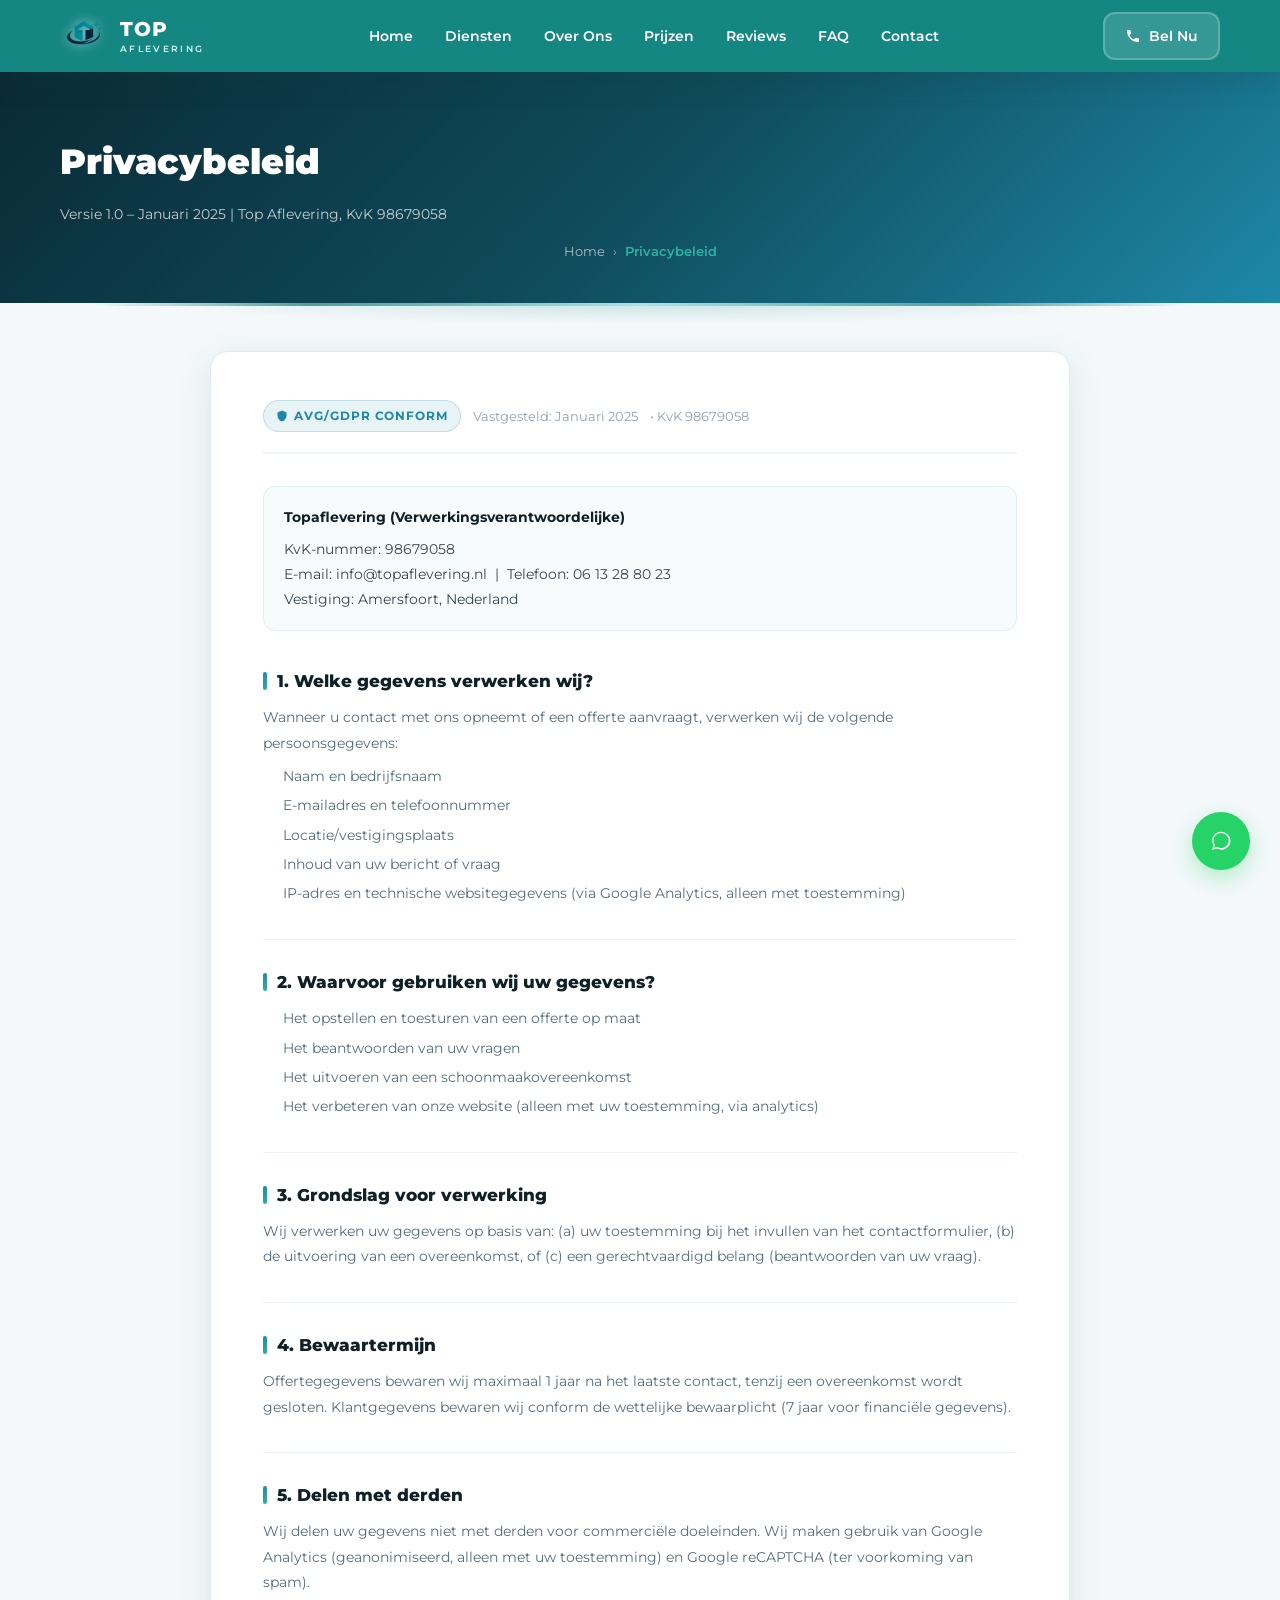
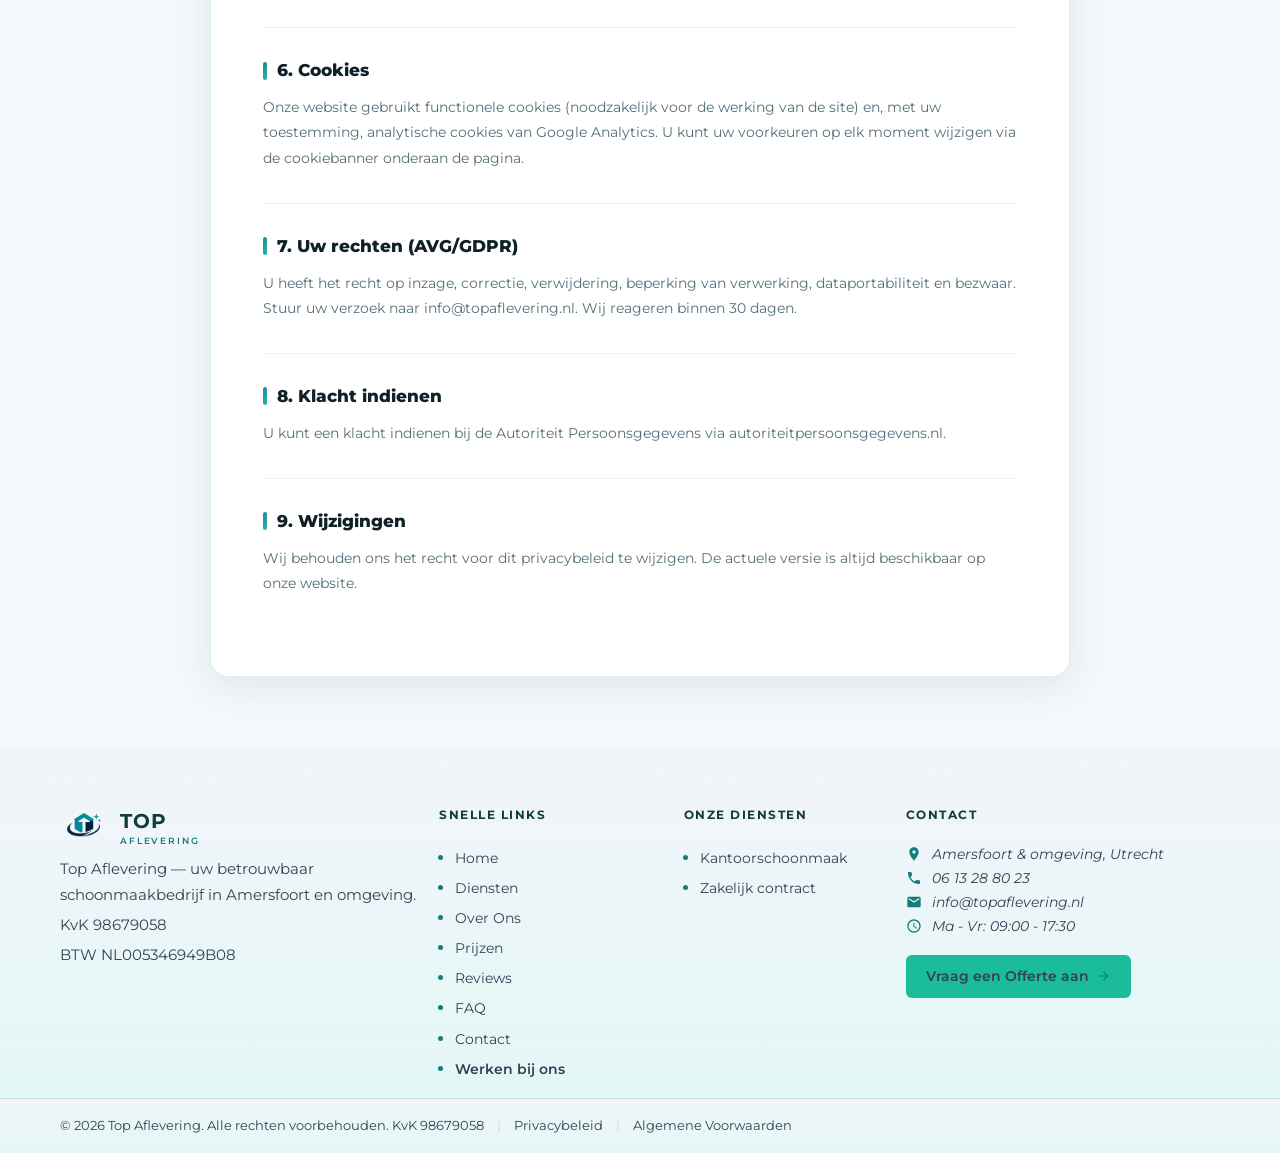
<file: privacybeleid.html>
<!DOCTYPE html>
<html lang="nl">
<head>
  <meta charset="UTF-8" />
  <meta name="viewport" content="width=device-width, initial-scale=1.0" />
  <meta http-equiv="X-UA-Compatible" content="IE=edge" />

  <title>Privacybeleid | Top Aflevering</title>
  <meta name="description" content="Lees het privacybeleid van Top Aflevering. Wij verwerken uw persoonsgegevens conform de AVG. KvK 98679058." />
  <meta name="robots" content="index, follow" />
    <link rel="icon" type="image/png" href="images/logo.png" />
  <link rel="apple-touch-icon" href="images/logo.png" />
  <link rel="canonical" href="https://topaflevering.nl/privacybeleid.html" />

  <!-- Fonts -->
  <link rel="preconnect" href="https://fonts.googleapis.com" />
  <link rel="preconnect" href="https://fonts.gstatic.com" crossorigin />
  <link href="https://fonts.googleapis.com/css2?family=Montserrat:wght@300;400;600;700;900&family=Inter:wght@400;500;600&display=swap" rel="stylesheet" />
  <link rel="preload" as="style" onload="this.onload=null;this.rel='stylesheet'" href="https://fonts.googleapis.com/css2?family=Material+Symbols+Outlined:opsz,wght,FILL,GRAD@20..48,100..700,0..1,-50..200&display=swap" />

  <!-- Stylesheet -->
  <link rel="stylesheet" href="css/style.css" />

  <style>
    body, * { font-family: 'Montserrat', sans-serif !important; direction: ltr; text-align: left; }

    .av-hero {
      background: linear-gradient(135deg, #0a2a35 0%, #0f4c5c 50%, #1e88a8 100%);
      padding: 60px 0 40px;
      text-align: center;
    }
    .av-hero h1 {
      font-size: clamp(1.6rem, 3vw, 2.2rem);
      font-weight: 900;
      color: #fff;
      margin-bottom: 10px;
    }
    .av-hero p {
      font-size: 0.9rem;
      color: rgba(255,255,255,0.75);
    }
    .av-breadcrumb {
      display: flex; align-items: center; justify-content: center; gap: 8px;
      margin-top: 14px; font-size: 0.82rem; color: rgba(255,255,255,.5);
    }
    .av-breadcrumb a { color: rgba(255,255,255,.65); text-decoration: none; }
    .av-breadcrumb a:hover { color: #2bb3a3; }
    .av-breadcrumb-cur { color: #2bb3a3; font-weight: 600; }

    .av-section {
      padding: 48px 0 72px;
      background: #f4f8fa;
    }
    .av-card {
      background: #fff;
      border-radius: 18px;
      box-shadow: 0 8px 36px rgba(15,76,92,.1);
      border: 1px solid #deeef3;
      padding: 48px 52px;
      max-width: 860px;
      margin: 0 auto;
    }
    .av-meta {
      display: flex;
      align-items: center;
      gap: 12px;
      margin-bottom: 32px;
      padding-bottom: 20px;
      border-bottom: 2px solid #f0f6f8;
      flex-wrap: wrap;
    }
    .av-meta-badge {
      display: inline-flex; align-items: center; gap: 6px;
      background: rgba(30,136,168,.1); border: 1px solid rgba(30,136,168,.2);
      color: #1e88a8; font-size: 0.74rem; font-weight: 700;
      letter-spacing: .08em; text-transform: uppercase;
      padding: 5px 12px; border-radius: 100px;
    }
    .av-meta-text {
      font-size: 0.82rem;
      color: #90a4ae;
    }

    .av-contact-block {
      background: #f8fbfc;
      border: 1px solid #deeef3;
      border-radius: 12px;
      padding: 18px 20px;
      margin-bottom: 36px;
      font-size: 0.87rem;
      color: #37474f;
      line-height: 1.8;
    }
    .av-contact-block strong { color: #0f2027; display: block; margin-bottom: 6px; font-size: 0.9rem; }

    .av-article {
      margin-bottom: 32px;
    }
    .av-article h2 {
      font-size: 1.05rem;
      font-weight: 800;
      color: #0f2027;
      margin-bottom: 10px;
      display: flex;
      align-items: center;
      gap: 10px;
    }
    .av-article h2::before {
      content: '';
      display: inline-block;
      width: 4px;
      height: 18px;
      background: linear-gradient(135deg, #1e88a8, #2bb3a3);
      border-radius: 2px;
      flex-shrink: 0;
    }
    .av-article p, .av-article li {
      font-size: 0.88rem;
      color: #546e7a;
      line-height: 1.8;
    }
    .av-article ul {
      padding-left: 20px;
      margin-top: 8px;
    }
    .av-article ul li {
      margin-bottom: 4px;
    }
    .av-divider {
      border: none;
      border-top: 1px solid #edf2f5;
      margin: 28px 0;
    }

    @media (max-width: 640px) {
      .av-card { padding: 28px 20px; }
    }
  </style>
</head>
<body>

  <a href="#main-content" class="skip-link">Ga naar de hoofdinhoud</a>

  <!-- NAVBAR -->
  <header id="navbar" role="banner">
    <nav class="navbar" aria-label="Hoofdnavigatie">
      <div class="container">
        <a href="index.html" class="logo" aria-label="Top Aflevering - Terug naar home">
          <img src="images/logo.png" alt="Top Aflevering logo" style="height:48px;width:auto;display:block;" />
          <span class="logo-wordmark"><strong>TOP</strong><span>AFLEVERING</span></span>
        </a>
        <ul class="nav-links" role="list">
          <li><a href="index.html" class="nav-link">Home</a></li>
          <li><a href="diensten.html" class="nav-link">Diensten</a></li>
          <li><a href="over-ons.html" class="nav-link">Over Ons</a></li>
          <li><a href="prijzen.html" class="nav-link">Prijzen</a></li>
          <li><a href="reviews.html" class="nav-link">Reviews</a></li>
          <li><a href="faq.html" class="nav-link">FAQ</a></li>
          <li><a href="contact.html" class="nav-link">Contact</a></li>
        </ul>
        <a href="tel:+31613288023" class="btn btn-primary nav-cta" aria-label="Bel ons nu">
          <svg width="16" height="16" viewBox="0 0 24 24" fill="currentColor" aria-hidden="true"><path d="M6.62 10.79c1.44 2.83 3.76 5.14 6.59 6.59l2.2-2.2c.27-.27.67-.36 1.02-.24 1.12.37 2.33.57 3.57.57.55 0 1 .45 1 1V20c0 .55-.45 1-1 1-9.39 0-17-7.61-17-17 0-.55.45-1 1-1h3.5c.55 0 1 .45 1 1 0 1.25.2 2.45.57 3.57.11.35.03.74-.25 1.02l-2.2 2.2z"/></svg> Bel Nu
        </a>
        <button class="hamburger" id="hamburger" aria-label="Menu openen" aria-expanded="false" aria-controls="mobile-menu">
          <span></span><span></span><span></span>
        </button>
      </div>
    </nav>
    <div class="mobile-menu" id="mobile-menu" role="dialog" aria-label="Mobiel menu" aria-hidden="true">
      <ul role="list">
        <li><a href="index.html" class="nav-link">Home</a></li>
        <li><a href="diensten.html" class="nav-link">Diensten</a></li>
        <li><a href="over-ons.html" class="nav-link">Over Ons</a></li>
        <li><a href="prijzen.html" class="nav-link">Prijzen</a></li>
        <li><a href="reviews.html" class="nav-link">Reviews</a></li>
        <li><a href="faq.html" class="nav-link">FAQ</a></li>
        <li><a href="contact.html" class="nav-link">Contact</a></li>
      </ul>
    </div>
  </header>

  <main id="main-content">

    <!-- HERO -->
    <section class="av-hero" aria-label="Paginatitel">
      <div class="container">
        <h1>Privacybeleid</h1>
        <p>Versie 1.0 &ndash; Januari 2025 | Top Aflevering, KvK 98679058</p>
        <nav class="av-breadcrumb" aria-label="Broodkruimelnavigatie">
          <a href="index.html">Home</a>
          <span aria-hidden="true">›</span>
          <span class="av-breadcrumb-cur">Privacybeleid</span>
        </nav>
      </div>
    </section>

    <!-- CONTENT -->
    <section class="av-section" aria-label="Privacybeleid inhoud">
      <div class="container">
        <div class="av-card">

          <div class="av-meta">
            <span class="av-meta-badge">
              <svg width="12" height="12" viewBox="0 0 24 24" fill="currentColor" aria-hidden="true"><path d="M12 1L3 5v6c0 5.55 3.84 10.74 9 12 5.16-1.26 9-6.45 9-12V5l-9-4z"/></svg>
              AVG/GDPR Conform
            </span>
            <span class="av-meta-text">Vastgesteld: Januari 2025</span>
            <span class="av-meta-text">&bull; KvK 98679058</span>
          </div>

          <div class="av-contact-block">
            <strong>Topaflevering (Verwerkingsverantwoordelijke)</strong>
            KvK-nummer: 98679058<br />
            E-mail: <a href="mailto:info@topaflevering.nl">info@topaflevering.nl</a> &nbsp;|&nbsp; Telefoon: <a href="tel:+31613288023">06 13 28 80 23</a><br />
            Vestiging: Amersfoort, Nederland
          </div>

          <!-- Art. 1 -->
          <div class="av-article">
            <h2>1. Welke gegevens verwerken wij?</h2>
            <p>Wanneer u contact met ons opneemt of een offerte aanvraagt, verwerken wij de volgende persoonsgegevens:</p>
            <ul>
              <li>Naam en bedrijfsnaam</li>
              <li>E-mailadres en telefoonnummer</li>
              <li>Locatie/vestigingsplaats</li>
              <li>Inhoud van uw bericht of vraag</li>
              <li>IP-adres en technische websitegegevens (via Google Analytics, alleen met toestemming)</li>
            </ul>
          </div>
          <hr class="av-divider" />

          <!-- Art. 2 -->
          <div class="av-article">
            <h2>2. Waarvoor gebruiken wij uw gegevens?</h2>
            <ul>
              <li>Het opstellen en toesturen van een offerte op maat</li>
              <li>Het beantwoorden van uw vragen</li>
              <li>Het uitvoeren van een schoonmaakovereenkomst</li>
              <li>Het verbeteren van onze website (alleen met uw toestemming, via analytics)</li>
            </ul>
          </div>
          <hr class="av-divider" />

          <!-- Art. 3 -->
          <div class="av-article">
            <h2>3. Grondslag voor verwerking</h2>
            <p>Wij verwerken uw gegevens op basis van: (a) uw toestemming bij het invullen van het contactformulier, (b) de uitvoering van een overeenkomst, of (c) een gerechtvaardigd belang (beantwoorden van uw vraag).</p>
          </div>
          <hr class="av-divider" />

          <!-- Art. 4 -->
          <div class="av-article">
            <h2>4. Bewaartermijn</h2>
            <p>Offertegegevens bewaren wij maximaal 1 jaar na het laatste contact, tenzij een overeenkomst wordt gesloten. Klantgegevens bewaren wij conform de wettelijke bewaarplicht (7 jaar voor financiële gegevens).</p>
          </div>
          <hr class="av-divider" />

          <!-- Art. 5 -->
          <div class="av-article">
            <h2>5. Delen met derden</h2>
            <p>Wij delen uw gegevens niet met derden voor commerciële doeleinden. Wij maken gebruik van Google Analytics (geanonimiseerd, alleen met uw toestemming) en Google reCAPTCHA (ter voorkoming van spam).</p>
          </div>
          <hr class="av-divider" />

          <!-- Art. 6 -->
          <div class="av-article">
            <h2>6. Cookies</h2>
            <p>Onze website gebruikt functionele cookies (noodzakelijk voor de werking van de site) en, met uw toestemming, analytische cookies van Google Analytics. U kunt uw voorkeuren op elk moment wijzigen via de cookiebanner onderaan de pagina.</p>
          </div>
          <hr class="av-divider" />

          <!-- Art. 7 -->
          <div class="av-article">
            <h2>7. Uw rechten (AVG/GDPR)</h2>
            <p>U heeft het recht op inzage, correctie, verwijdering, beperking van verwerking, dataportabiliteit en bezwaar. Stuur uw verzoek naar <a href="mailto:info@topaflevering.nl">info@topaflevering.nl</a>. Wij reageren binnen 30 dagen.</p>
          </div>
          <hr class="av-divider" />

          <!-- Art. 8 -->
          <div class="av-article">
            <h2>8. Klacht indienen</h2>
            <p>U kunt een klacht indienen bij de Autoriteit Persoonsgegevens via <a href="https://www.autoriteitpersoonsgegevens.nl" target="_blank" rel="noopener noreferrer">autoriteitpersoonsgegevens.nl</a>.</p>
          </div>
          <hr class="av-divider" />

          <!-- Art. 9 -->
          <div class="av-article">
            <h2>9. Wijzigingen</h2>
            <p>Wij behouden ons het recht voor dit privacybeleid te wijzigen. De actuele versie is altijd beschikbaar op onze website.</p>
          </div>

        </div>
      </div>
    </section>

  </main>

  <!-- FOOTER -->
  <footer class="footer" id="main-footer" role="contentinfo" aria-label="Paginavoettekst">
    <div class="footer-top">
      <div class="container">
        <div class="footer-grid">
          <div class="footer-brand">
            <a href="index.html" class="logo" aria-label="Top Aflevering">
              <img src="images/logo.png" alt="Top Aflevering logo" style="height:48px;width:auto;display:block;" />
              <span class="logo-wordmark"><strong>TOP</strong><span>AFLEVERING</span></span>
            </a>
            <div class="footer-brand-text">
              <div>Top Aflevering — uw betrouwbaar schoonmaakbedrijf in Amersfoort en omgeving.</div>
              <div>KvK 98679058</div>
              <div>BTW NL005346949B08</div>
            </div>
          </div>
          <nav class="footer-nav" aria-label="Snelle links">
            <h3>Snelle Links</h3>
            <ul role="list">
              <li><a href="index.html">Home</a></li>
              <li><a href="diensten.html">Diensten</a></li>
              <li><a href="over-ons.html">Over Ons</a></li>
              <li><a href="prijzen.html">Prijzen</a></li>
              <li><a href="reviews.html">Reviews</a></li>
              <li><a href="faq.html">FAQ</a></li>
              <li><a href="contact.html">Contact</a></li>
              <li><a href="werken-bij-ons.html" class="footer-work-link">Werken bij ons</a></li>
            </ul>
          </nav>
          <nav class="footer-nav" aria-label="Onze diensten">
            <h3>Onze Diensten</h3>
            <ul role="list">
              <li><a href="diensten.html">Kantoorschoonmaak</a></li>
              <li><a href="diensten.html">Zakelijk contract</a></li>
            </ul>
          </nav>
          <div class="footer-contact" aria-label="Contactgegevens">
            <h3>Contact</h3>
            <address>
              <ul role="list">
                <li>
                  <svg aria-hidden="true" width="20" height="20" viewBox="0 0 24 24" fill="currentColor"><path d="M12 2C8.13 2 5 5.13 5 9c0 5.25 7 13 7 13s7-7.75 7-13c0-3.87-3.13-7-7-7zm0 9.5c-1.38 0-2.5-1.12-2.5-2.5s1.12-2.5 2.5-2.5 2.5 1.12 2.5 2.5-1.12 2.5-2.5 2.5z"/></svg>
                  <span>Amersfoort &amp; omgeving, Utrecht</span>
                </li>
                <li>
                  <svg aria-hidden="true" width="20" height="20" viewBox="0 0 24 24" fill="currentColor"><path d="M6.62 10.79c1.44 2.83 3.76 5.14 6.59 6.59l2.2-2.2c.27-.27.67-.36 1.02-.24 1.12.37 2.33.57 3.57.57.55 0 1 .45 1 1V20c0 .55-.45 1-1 1-9.39 0-17-7.61-17-17 0-.55.45-1 1-1h3.5c.55 0 1 .45 1 1 0 1.25.2 2.45.57 3.57.11.35.03.74-.25 1.02l-2.2 2.2z"/></svg>
                  <a href="tel:+31613288023">06 13 28 80 23</a>
                </li>
                <li>
                  <svg aria-hidden="true" width="20" height="20" viewBox="0 0 24 24" fill="currentColor"><path d="M20 4H4c-1.1 0-2 .9-2 2v12c0 1.1.9 2 2 2h16c1.1 0 2-.9 2-2V6c0-1.1-.9-2-2-2zm0 4l-8 5-8-5V6l8 5 8-5v2z"/></svg>
                  <a href="mailto:info@topaflevering.nl">info@topaflevering.nl</a>
                </li>
                <li>
                  <svg aria-hidden="true" width="20" height="20" viewBox="0 0 24 24" fill="currentColor"><path d="M11.99 2C6.47 2 2 6.48 2 12s4.47 10 9.99 10C17.52 22 22 17.52 22 12S17.52 2 11.99 2zM12 20c-4.42 0-8-3.58-8-8s3.58-8 8-8 8 3.58 8 8-3.58 8-8 8zm.5-13H11v6l5.25 3.15.75-1.23-4.5-2.67V7z"/></svg>
                  <span>Ma - Vr: 09:00 - 17:30</span>
                </li>
              </ul>
            </address>
            <a href="contact.html" class="footer-cta-btn">Vraag een Offerte aan <svg width="14" height="14" viewBox="0 0 24 24" fill="currentColor"><path d="M12 4l-1.41 1.41L16.17 11H4v2h12.17l-5.58 5.59L12 20l8-8z"/></svg></a>
          </div>
        </div>
      </div>
    </div>
    <div class="footer-bottom">
      <div class="container">
        <p>
          &copy; <span id="currentYear"></span> Top Aflevering. Alle rechten voorbehouden. KvK 98679058
          <span class="footer-sep" aria-hidden="true">|</span>
          <a href="privacybeleid.html">Privacybeleid</a>
          <span class="footer-sep" aria-hidden="true">|</span>
          <a href="algemene-voorwaarden.html">Algemene Voorwaarden</a>
        </p>
      </div>
    </div>
  </footer>

  <!-- FLOATING BUTTONS -->
  <a href="https://wa.me/31613288023?text=Hallo%2C%20ik%20wil%20graag%20een%20offerte%20aanvragen." class="float-whatsapp" target="_blank" rel="noopener noreferrer" aria-label="Contact via WhatsApp">
    <svg width="28" height="28" viewBox="0 0 48 48" fill="white" aria-hidden="true"><path d="M35.2 12.8A15.7 15.7 0 0024.1 8C15.7 8 8.9 14.8 8.9 23.2c0 2.7.7 5.3 2 7.6L8.8 39.2l8.6-2.2a15.8 15.8 0 007.6 1.9c8.4 0 15.2-6.8 15.2-15.2 0-4.1-1.6-7.9-4.4-10.9zm-11.1 23.4a13 13 0 01-6.6-1.8l-.5-.3-4.9 1.3 1.3-4.7-.3-.5a13 13 0 01-2-7c0-7.2 5.9-13 13.1-13 3.5 0 6.8 1.4 9.2 3.8a12.9 12.9 0 013.8 9.2c0 7.2-5.9 13-13.1 13z"/></svg>
  </a>

  <button class="scroll-top" id="scrollTop" aria-label="Terug naar boven" hidden>
    <svg width="28" height="28" viewBox="0 0 28 28" fill="currentColor" aria-hidden="true">
      <path d="M5 20 L14 8 L23 20" fill="none" stroke="currentColor" stroke-width="3.5" stroke-linecap="round" stroke-linejoin="round"/>
      <circle cx="14" cy="23" r="2.2" fill="currentColor"/>
    </svg>
  </button>

  <script src="js/script.js" defer></script>
  <script>
    var y = document.getElementById('currentYear');
    if (y) y.textContent = new Date().getFullYear();
  </script>
</body>
</html>
</file>
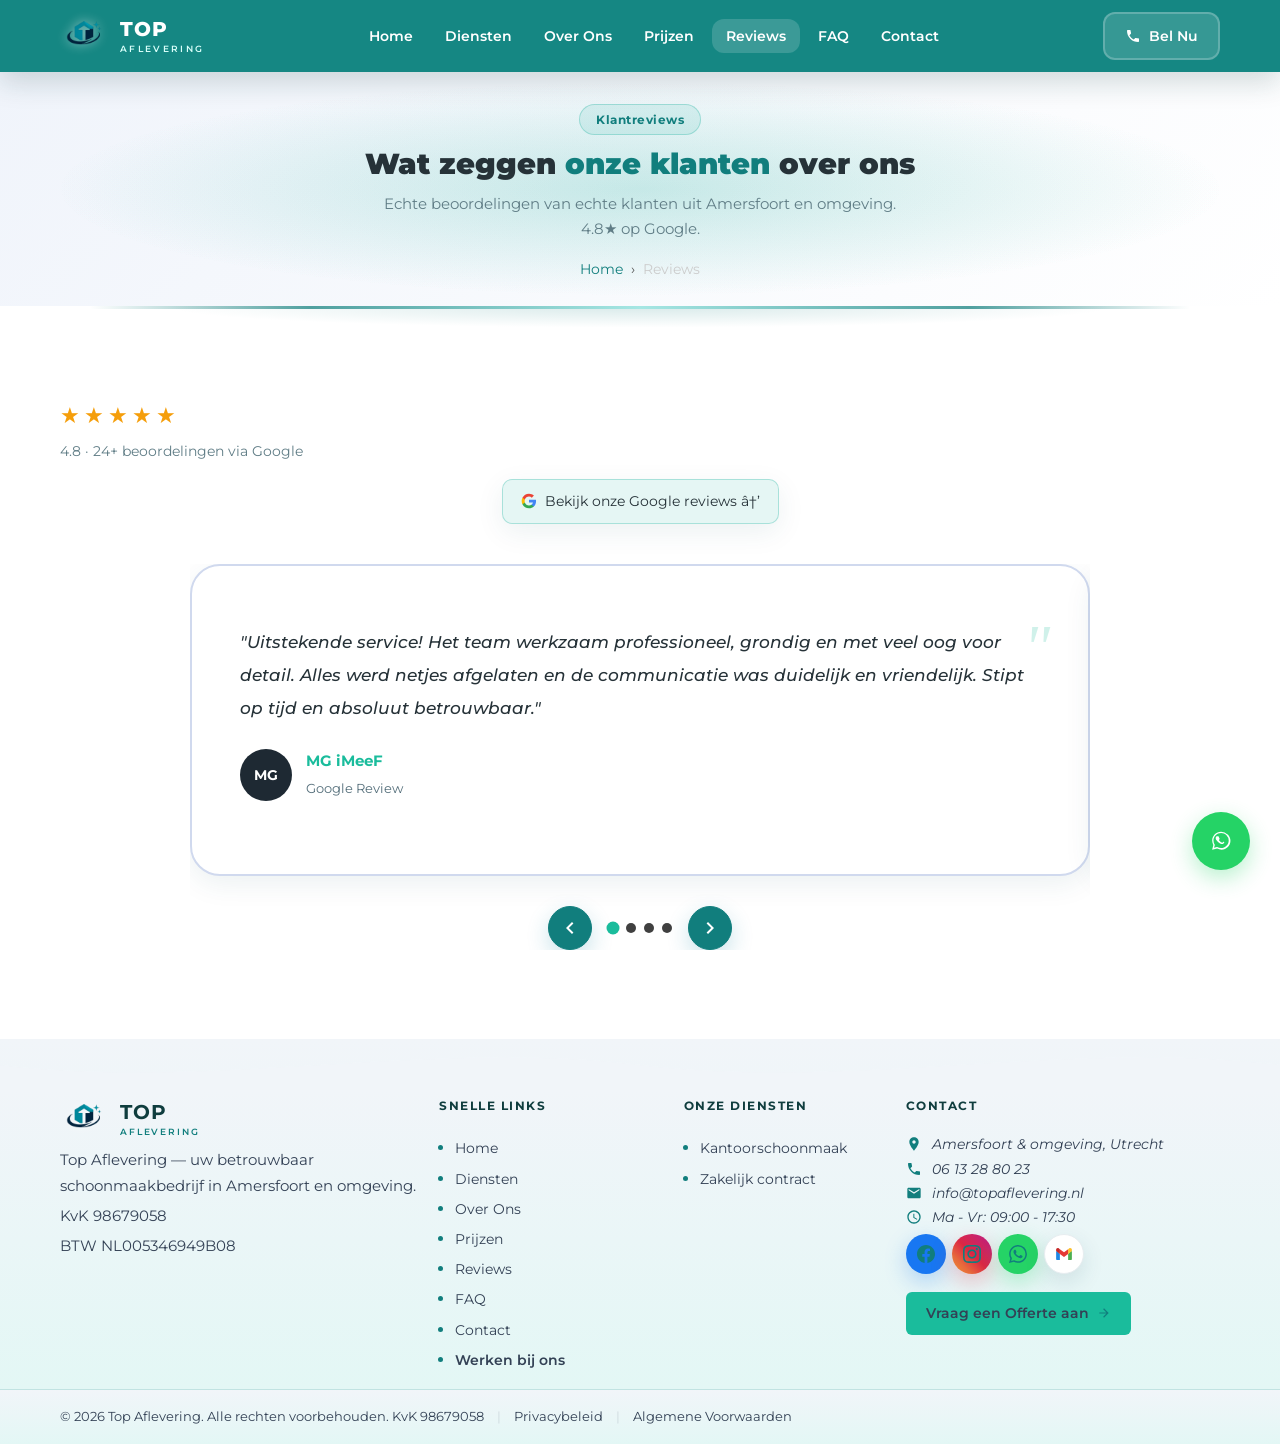
<file: reviews.html>
﻿<!DOCTYPE html>
<html lang="nl">
<head>
  <meta charset="UTF-8" />
  <meta name="viewport" content="width=device-width, initial-scale=1.0" />
  <meta http-equiv="X-UA-Compatible" content="IE=edge" />

  <!-- SEO Meta Tags -->
  <title>Klantreviews & Beoordelingen | Top Aflevering Amersfoort</title>
  <meta name="description" content="Lees wat onze klanten zeggen over Top Aflevering. 4.8★ op Google, 24+ beoordelingen. Amersfoort en omgeving." />
  <meta name="keywords" content="reviews top aflevering, klantbeoordelingen schoonmaak, google reviews amersfoort, top aflevering ervaringen" />
  <meta name="author" content="Top Aflevering" />
  <meta name="robots" content="index, follow" />
    <link rel="icon" type="image/png" href="images/logo.png" />
  <link rel="apple-touch-icon" href="images/logo.png" />
  <link rel="canonical" href="https://topaflevering.nl/reviews.html" />

  <!-- Open Graph -->
  <meta property="og:type" content="website" />
  <meta property="og:url" content="https://topaflevering.nl/reviews.html" />
  <meta property="og:title" content="Klantreviews & Beoordelingen | Top Aflevering Amersfoort" />
  <meta property="og:description" content="Lees wat onze klanten zeggen over Top Aflevering. 4.8★ op Google, 24+ beoordelingen. Amersfoort en omgeving." />
  <meta property="og:image" content="https://topaflevering.nl/images/og-image.jpg" />
  <meta property="og:locale" content="nl_NL" />
  <meta property="og:site_name" content="Top Aflevering" />

  <!-- Fonts -->
  <link rel="preconnect" href="https://fonts.googleapis.com" />
  <link rel="preconnect" href="https://fonts.gstatic.com" crossorigin />
  <link href="https://fonts.googleapis.com/css2?family=Montserrat:wght@300;400;600;700;900&family=Inter:wght@400;500;600&display=swap" rel="stylesheet" />
  <link rel="preload" as="style" onload="this.onload=null;this.rel='stylesheet'" href="https://fonts.googleapis.com/css2?family=Material+Symbols+Outlined:opsz,wght,FILL,GRAD@20..48,100..700,0..1,-50..200&display=swap" />

  <style>
    .ico { display:inline-flex; align-items:center; justify-content:center; flex-shrink:0; }
    .ico svg { display:block; }
    .ms {
      font-family: 'Material Symbols Outlined';
      font-weight: normal;
      font-style: normal;
      display: inline-flex;
      align-items: center;
      justify-content: center;
      letter-spacing: normal;
      text-transform: none;
      white-space: nowrap;
      word-wrap: normal;
      direction: ltr;
      font-feature-settings: 'liga';
      -webkit-font-feature-settings: 'liga';
      -webkit-font-smoothing: antialiased;
    }
  </style>

  <!-- Google Analytics (deferred) -->
  <script>
    window.dataLayer=window.dataLayer||[];
    function gtag(){dataLayer.push(arguments);}
    function loadGTM(){
      var s=document.createElement('script');
      s.async=true;s.src='https://www.googletagmanager.com/gtag/js?id=G-DFBPX69XLN';
      document.head.appendChild(s);
      gtag('js',new Date());gtag('config','G-DFBPX69XLN',{send_page_view:true});
    }
    if('requestIdleCallback'in window){
      requestIdleCallback(loadGTM,{timeout:3000});
    }else{setTimeout(loadGTM,3000);}
  </script>

  <!-- Stylesheet -->
  <link rel="stylesheet" href="css/style.css" />

  <!-- Structured Data: LocalBusiness with Reviews -->
  <script type="application/ld+json">
  {
    "@context": "https://schema.org",
    "@type": "LocalBusiness",
    "name": "Top Aflevering",
    "url": "https://topaflevering.nl",
    "telephone": "+31613288023",
    "email": "info@topaflevering.nl",
    "address": {
      "@type": "PostalAddress",
      "addressLocality": "Amersfoort",
      "addressRegion": "Utrecht",
      "addressCountry": "NL"
    },
    "aggregateRating": {
      "@type": "AggregateRating",
      "ratingValue": "4.8",
      "reviewCount": "24",
      "bestRating": "5",
      "worstRating": "1"
    },
    "review": [
      {
        "@type": "Review",
        "author": { "@type": "Person", "name": "MG iMeeF" },
        "reviewRating": { "@type": "Rating", "ratingValue": "5", "bestRating": "5" },
        "reviewBody": "Uitstekende service! Het team werkzaam professioneel, grondig en met veel oog voor detail. Alles werd netjes afgelaten en de communicatie was duidelijk en vriendelijk. Stipt op tijd en absoluut betrouwbaar."
      },
      {
        "@type": "Review",
        "author": { "@type": "Person", "name": "Hady" },
        "reviewRating": { "@type": "Rating", "ratingValue": "5", "bestRating": "5" },
        "reviewBody": "Ik heb Top Aflevering ingehuurd en ben erg tevreden! Ze werken netjes, zijn op tijd en laten alles schoon en fris achter. Je merkt dat ze hun werk serious nemen en oog hebben voor detail. De communicatie verliep ook prettig. Voor mij zeker een aanbeveling, ik ga ze vaker inschakelen."
      },
      {
        "@type": "Review",
        "author": { "@type": "Person", "name": "Bassel Alkhatib" },
        "reviewRating": { "@type": "Rating", "ratingValue": "4", "bestRating": "5" },
        "reviewBody": "Heel blij met Top Aflevering! Ons kantoor is weer fris, schoon en tot in de puntjes verzorgd. Echt een topteam!"
      },
      {
        "@type": "Review",
        "author": { "@type": "Person", "name": "Mahmoud Alobaid" },
        "reviewRating": { "@type": "Rating", "ratingValue": "4", "bestRating": "5" },
        "reviewBody": "Top service en hoog kwaliteit blijf zo door"
      }
    ]
  }
  </script>

  <style>
    body, * { font-family: 'Montserrat', sans-serif !important; direction: ltr; text-align: left; font-feature-settings: "locl" 0; }
    * { font-variant-numeric: normal; }
  </style>
</head>
<body>

  <!-- ===== SKIP TO CONTENT ===== -->
  <a href="#main-content" class="skip-link">Ga naar de hoofdinhoud</a>

  <!-- ===== NAVBAR ===== -->
  <header id="navbar" role="banner">
    <nav class="navbar" aria-label="Hoofdnavigatie">
      <div class="container">
        <a href="index.html" class="logo" aria-label="Top Aflevering - Terug naar home">
          <img src="images/logo.png" alt="Top Aflevering logo" style="height:48px;width:auto;display:block;" /><span class="logo-wordmark"><strong>TOP</strong><span>AFLEVERING</span></span>
        </a>

        <ul class="nav-links" role="list">
          <li><a href="index.html" class="nav-link">Home</a></li>
          <li><a href="diensten.html" class="nav-link">Diensten</a></li>
          <li><a href="over-ons.html" class="nav-link">Over Ons</a></li>
          <li><a href="prijzen.html" class="nav-link">Prijzen</a></li>
          <li><a href="reviews.html" class="nav-link active">Reviews</a></li>
          <li><a href="faq.html" class="nav-link">FAQ</a></li>
          <li><a href="contact.html" class="nav-link">Contact</a></li>
        </ul>

        <a href="tel:+31613288023" class="btn btn-primary nav-cta" aria-label="Bel ons nu">
          <svg width="16" height="16" viewBox="0 0 24 24" fill="currentColor" aria-hidden="true"><path d="M6.62 10.79c1.44 2.83 3.76 5.14 6.59 6.59l2.2-2.2c.27-.27.67-.36 1.02-.24 1.12.37 2.33.57 3.57.57.55 0 1 .45 1 1V20c0 .55-.45 1-1 1-9.39 0-17-7.61-17-17 0-.55.45-1 1-1h3.5c.55 0 1 .45 1 1 0 1.25.2 2.45.57 3.57.11.35.03.74-.25 1.02l-2.2 2.2z"/></svg> Bel Nu
        </a>

        <button class="hamburger" id="hamburger" aria-label="Menu openen" aria-expanded="false" aria-controls="mobile-menu">
          <span></span><span></span><span></span>
        </button>
      </div>
    </nav>

    <!-- Mobile Menu -->
    <div class="mobile-menu" id="mobile-menu" role="dialog" aria-label="Mobiel menu" aria-hidden="true">
      <ul role="list">
        <li><a href="index.html" class="nav-link">Home</a></li>
        <li><a href="diensten.html" class="nav-link">Diensten</a></li>
        <li><a href="over-ons.html" class="nav-link">Over Ons</a></li>
        <li><a href="prijzen.html" class="nav-link">Prijzen</a></li>
        <li><a href="reviews.html" class="nav-link">Reviews</a></li>
        <li><a href="faq.html" class="nav-link">FAQ</a></li>
        <li><a href="contact.html" class="nav-link">Contact</a></li>
      </ul>
    </div>
  </header>

  <main id="main-content">

    <!-- ===== PAGE HERO ===== -->
    <section class="page-hero" aria-label="Klantreviews">
      <div class="container">
        <span class="page-hero-tag">Klantreviews</span>
        <h1 class="page-hero-title">Wat zeggen <span class="highlight">onze klanten</span> over ons</h1>
        <p class="page-hero-desc">Echte beoordelingen van echte klanten uit Amersfoort en omgeving. 4.8★ op Google.</p>
        <nav class="page-breadcrumb" aria-label="Broodkruimelnavigatie">
          <a href="index.html">Home</a>
          <span class="page-breadcrumb-sep" aria-hidden="true">›</span>
          <span class="page-breadcrumb-current">Reviews</span>
        </nav>
      </div>
    </section>

    <!-- ===== TESTIMONIALS SECTION ===== -->
    <section id="testimonials" class="testimonials section-padding" aria-labelledby="testimonials-title">
      <div class="container">
        <div class="reviews-intro">
          <div class="reviews-stars" role="img" aria-label="4.8 sterren beoordeling">★★★★★</div>
          <p class="reviews-rating-text">4.8 · 24+ beoordelingen via Google</p>
          <a href="https://maps.app.goo.gl/6v4gcETGmJS75BNi6" target="_blank" rel="noopener noreferrer" class="reviews-google-link" aria-label="Bekijk onze Google reviews">
            <svg width="16" height="16" viewBox="0 0 24 24" aria-hidden="true"><path fill="#4285F4" d="M22.56 12.25c0-.78-.07-1.53-.2-2.25H12v4.26h5.92c-.26 1.37-1.04 2.53-2.21 3.31v2.77h3.57c2.08-1.92 3.28-4.74 3.28-8.09z"/><path fill="#34A853" d="M12 23c2.97 0 5.46-.98 7.28-2.66l-3.57-2.77c-.98.66-2.23 1.06-3.71 1.06-2.86 0-5.29-1.93-6.16-4.53H2.18v2.84C3.99 20.53 7.7 23 12 23z"/><path fill="#FBBC05" d="M5.84 14.09c-.22-.66-.35-1.36-.35-2.09s.13-1.43.35-2.09V7.07H2.18C1.43 8.55 1 10.22 1 12s.43 3.45 1.18 4.93l3.66-2.84z"/><path fill="#EA4335" d="M12 5.38c1.62 0 3.06.56 4.21 1.64l3.15-3.15C17.45 2.09 14.97 1 12 1 7.7 1 3.99 3.47 2.18 7.07l3.66 2.84c.87-2.6 3.3-4.53 6.16-4.53z"/></svg>
            Bekijk onze Google reviews â†’
          </a>
        </div>

        <div class="testimonials-slider" role="region" aria-label="Klantbeoordelingen">
          <div class="testimonials-track" id="testimonialsTrack">

            <article class="testimonial-card">
              <div class="testimonial-stars" aria-label="Beoordeling 5 sterren">
                <i class="fas fa-star" aria-hidden="true"></i>
                <i class="fas fa-star" aria-hidden="true"></i>
                <i class="fas fa-star" aria-hidden="true"></i>
                <i class="fas fa-star" aria-hidden="true"></i>
                <i class="fas fa-star" aria-hidden="true"></i>
              </div>
              <blockquote>
                "Uitstekende service! Het team werkzaam professioneel, grondig en met veel oog voor detail. Alles werd netjes afgelaten en de communicatie was duidelijk en vriendelijk. Stipt op tijd en absoluut betrouwbaar."
              </blockquote>
              <div class="testimonial-author">
                <div class="testimonial-avatar" aria-hidden="true">MG</div>
                <div>
                  <strong>MG iMeeF</strong>
                  <span>Google Review</span>
                </div>
              </div>
            </article>

            <article class="testimonial-card">
              <div class="testimonial-stars" aria-label="Beoordeling 5 sterren">
                <i class="fas fa-star" aria-hidden="true"></i>
                <i class="fas fa-star" aria-hidden="true"></i>
                <i class="fas fa-star" aria-hidden="true"></i>
                <i class="fas fa-star" aria-hidden="true"></i>
                <i class="fas fa-star" aria-hidden="true"></i>
              </div>
              <blockquote>
                "Ik heb Top Aflevering ingehuurd en ben erg tevreden! Ze werken netjes, zijn op tijd en laten alles schoon en fris achter. Je merkt dat ze hun werk serious nemen en oog hebben voor detail. De communicatie verliep ook prettig. Voor mij zeker een aanbeveling, ik ga ze vaker inschakelen."
              </blockquote>
              <div class="testimonial-author">
                <div class="testimonial-avatar" aria-hidden="true">HA</div>
                <div>
                  <strong>Hady</strong>
                  <span>Google Review</span>
                </div>
              </div>
            </article>

            <article class="testimonial-card">
              <div class="testimonial-stars" aria-label="Beoordeling 4 sterren">
                <i class="fas fa-star" aria-hidden="true"></i>
                <i class="fas fa-star" aria-hidden="true"></i>
                <i class="fas fa-star" aria-hidden="true"></i>
                <i class="fas fa-star" aria-hidden="true"></i>
                <i class="fas fa-star-half-alt" aria-hidden="true"></i>
              </div>
              <blockquote>
                "Heel blij met Top Aflevering! Ons kantoor is weer fris, schoon en tot in de puntjes verzorgd. Echt een topteam! ðŸ‘"
              </blockquote>
              <div class="testimonial-author">
                <div class="testimonial-avatar" aria-hidden="true">BA</div>
                <div>
                  <strong>Bassel Alkhatib</strong>
                  <span>Google Review</span>
                </div>
              </div>
            </article>

            <article class="testimonial-card">
              <div class="testimonial-stars" aria-label="Beoordeling 4 sterren">
                <i class="fas fa-star" aria-hidden="true"></i>
                <i class="fas fa-star" aria-hidden="true"></i>
                <i class="fas fa-star" aria-hidden="true"></i>
                <i class="fas fa-star" aria-hidden="true"></i>
                <i class="fas fa-star-half-alt" aria-hidden="true"></i>
              </div>
              <blockquote>
                "Top service en hoog kwaliteit blijf zo door"
              </blockquote>
              <div class="testimonial-author">
                <div class="testimonial-avatar" aria-hidden="true">MA</div>
                <div>
                  <strong>Mahmoud Alobaid</strong>
                  <span>Google Review</span>
                </div>
              </div>
            </article>

          </div>

          <div class="testimonials-controls" aria-label="Navigatie beoordelingen">
            <button class="testimonial-btn" id="prevBtn" aria-label="Vorige beoordeling">
              <svg width="24" height="24" viewBox="0 0 24 24" fill="currentColor" aria-hidden="true"><path d="M15.41 7.41L14 6l-6 6 6 6 1.41-1.41L10.83 12z"/></svg>
            </button>
            <div class="testimonials-dots" id="testimonialsDots" role="tablist" aria-label="Kies een beoordeling"></div>
            <button class="testimonial-btn" id="nextBtn" aria-label="Volgende beoordeling">
              <svg width="24" height="24" viewBox="0 0 24 24" fill="currentColor" aria-hidden="true"><path d="M10 6L8.59 7.41 13.17 12l-4.58 4.59L10 18l6-6z"/></svg>
            </button>
          </div>
        </div>
      </div>
    </section>

  </main>

  <!-- ===== FOOTER ===== -->
  <footer class="footer" id="main-footer" role="contentinfo" aria-label="Paginavoettekst">
    <div class="footer-top">
      <div class="container">
        <div class="footer-grid">

          <div class="footer-brand">
            <a href="index.html" class="logo" aria-label="Top Aflevering">
              <img src="images/logo.png" alt="Top Aflevering logo" style="height:48px;width:auto;display:block;" /><span class="logo-wordmark"><strong>TOP</strong><span>AFLEVERING</span></span>
            </a>
            <div class="footer-brand-text">
              <div>Top Aflevering — uw betrouwbaar schoonmaakbedrijf in Amersfoort en omgeving.</div>
              <div>KvK 98679058</div>
              <div>BTW NL005346949B08</div>
            </div>
          </div>

          <nav class="footer-nav" aria-label="Snelle links">
            <h3>Snelle Links</h3>
            <ul role="list">
              <li><a href="index.html">Home</a></li>
              <li><a href="diensten.html">Diensten</a></li>
              <li><a href="over-ons.html">Over Ons</a></li>
              <li><a href="prijzen.html">Prijzen</a></li>
              <li><a href="reviews.html">Reviews</a></li>
              <li><a href="faq.html">FAQ</a></li>
              <li><a href="contact.html">Contact</a></li>
              <li><a href="werken-bij-ons.html" class="footer-work-link">Werken bij ons</a></li>
            </ul>
          </nav>

          <nav class="footer-nav" aria-label="Onze diensten">
            <h3>Onze Diensten</h3>
            <ul role="list">
              <li><a href="diensten.html">Kantoorschoonmaak</a></li>
              <li><a href="diensten.html">Zakelijk contract</a></li>
            </ul>
          </nav>

          <div class="footer-contact" aria-label="Contactgegevens">
            <h3>Contact</h3>
            <address>
              <ul role="list">
                <li>
                  <svg aria-hidden="true" width="20" height="20" viewBox="0 0 24 24" fill="currentColor"><path d="M12 2C8.13 2 5 5.13 5 9c0 5.25 7 13 7 13s7-7.75 7-13c0-3.87-3.13-7-7-7zm0 9.5c-1.38 0-2.5-1.12-2.5-2.5s1.12-2.5 2.5-2.5 2.5 1.12 2.5 2.5-1.12 2.5-2.5 2.5z"/></svg>
                  <span>Amersfoort & omgeving, Utrecht</span>
                </li>
                <li>
                  <svg aria-hidden="true" width="20" height="20" viewBox="0 0 24 24" fill="currentColor"><path d="M6.62 10.79c1.44 2.83 3.76 5.14 6.59 6.59l2.2-2.2c.27-.27.67-.36 1.02-.24 1.12.37 2.33.57 3.57.57.55 0 1 .45 1 1V20c0 .55-.45 1-1 1-9.39 0-17-7.61-17-17 0-.55.45-1 1-1h3.5c.55 0 1 .45 1 1 0 1.25.2 2.45.57 3.57.11.35.03.74-.25 1.02l-2.2 2.2z"/></svg>
                  <a href="tel:+31613288023">06 13 28 80 23</a>
                </li>
                <li>
                  <svg aria-hidden="true" width="20" height="20" viewBox="0 0 24 24" fill="currentColor"><path d="M20 4H4c-1.1 0-2 .9-2 2v12c0 1.1.9 2 2 2h16c1.1 0 2-.9 2-2V6c0-1.1-.9-2-2-2zm0 4l-8 5-8-5V6l8 5 8-5v2z"/></svg>
                  <a href="mailto:info@topaflevering.nl">info@topaflevering.nl</a>
                </li>
                <li>
                  <svg aria-hidden="true" width="20" height="20" viewBox="0 0 24 24" fill="currentColor"><path d="M11.99 2C6.47 2 2 6.48 2 12s4.47 10 9.99 10C17.52 22 22 17.52 22 12S17.52 2 11.99 2zM12 20c-4.42 0-8-3.58-8-8s3.58-8 8-8 8 3.58 8 8-3.58 8-8 8zm.5-13H11v6l5.25 3.15.75-1.23-4.5-2.67V7z"/></svg>
                  <span>Ma - Vr: 09:00 - 17:30</span>
                </li>
              </ul>
            </address>
            <div class="footer-social" aria-label="Sociale media">
              <a href="https://www.facebook.com/people/Schoonmaak-Top-Aflevering/61585120932020/" aria-label="Facebook" target="_blank" rel="noopener noreferrer"><svg aria-hidden="true" width="18" height="18" viewBox="0 0 24 24" fill="currentColor"><path d="M24 12.073C24 5.405 18.627 0 12 0S0 5.405 0 12.073C0 18.1 4.388 23.094 10.125 24v-8.437H7.078v-3.49h3.047V9.41c0-3.025 1.792-4.697 4.533-4.697 1.312 0 2.686.236 2.686.236v2.97h-1.513c-1.491 0-1.956.93-1.956 1.883v2.27h3.328l-.532 3.49h-2.796V24C19.612 23.094 24 18.1 24 12.073z"/></svg></a>
              <a href="https://www.instagram.com/top_aflevering/" aria-label="Instagram" target="_blank" rel="noopener noreferrer"><svg aria-hidden="true" width="18" height="18" viewBox="0 0 24 24" fill="currentColor"><path d="M12 2.163c3.204 0 3.584.012 4.85.07 3.252.148 4.771 1.691 4.919 4.919.058 1.265.069 1.645.069 4.849 0 3.205-.012 3.584-.069 4.849-.149 3.225-1.664 4.771-4.919 4.919-1.266.058-1.644.07-4.85.07-3.204 0-3.584-.012-4.849-.07-3.26-.149-4.771-1.699-4.919-4.92-.058-1.265-.07-1.644-.07-4.849 0-3.204.013-3.583.07-4.849.149-3.227 1.664-4.771 4.919-4.919 1.266-.057 1.645-.069 4.849-.069zm0-2.163c-3.259 0-3.667.014-4.947.072-4.358.2-6.78 2.618-6.98 6.98-.059 1.281-.073 1.689-.073 4.948 0 3.259.014 3.668.072 4.948.2 4.358 2.618 6.78 6.98 6.98 1.281.058 1.689.072 4.948.072 3.259 0 3.668-.014 4.948-.072 4.354-.2 6.782-2.618 6.979-6.98.059-1.28.073-1.689.073-4.948 0-3.259-.014-3.667-.072-4.947-.196-4.354-2.617-6.78-6.979-6.98-1.281-.059-1.69-.073-4.949-.073zm0 5.838c-3.403 0-6.162 2.759-6.162 6.162s2.759 6.163 6.162 6.163 6.162-2.759 6.162-6.163c0-3.403-2.759-6.162-6.162-6.162zm0 10.162c-2.209 0-4-1.79-4-4 0-2.209 1.791-4 4-4s4 1.791 4 4c0 2.21-1.791 4-4 4zm6.406-11.845c-.796 0-1.441.645-1.441 1.44s.645 1.44 1.441 1.44c.795 0 1.439-.645 1.439-1.44s-.644-1.44-1.439-1.44z"/></svg></a>
              <a href="https://wa.me/31613288023" aria-label="WhatsApp" target="_blank" rel="noopener noreferrer"><svg aria-hidden="true" width="18" height="18" viewBox="0 0 24 24" fill="currentColor"><path d="M17.472 14.382c-.297-.149-1.758-.867-2.03-.967-.273-.099-.471-.148-.67.15-.197.297-.767.966-.94 1.164-.173.199-.347.223-.644.075-.297-.15-1.255-.463-2.39-1.475-.883-.788-1.48-1.761-1.653-2.059-.173-.297-.018-.458.13-.606.134-.133.298-.347.446-.52.149-.174.198-.298.298-.497.099-.198.05-.371-.025-.52-.075-.149-.669-1.612-.916-2.207-.242-.579-.487-.5-.669-.51-.173-.008-.371-.01-.57-.01-.198 0-.52.074-.792.372-.272.297-1.04 1.016-1.04 2.479 0 1.462 1.065 2.875 1.213 3.074.149.198 2.096 3.2 5.077 4.487.709.306 1.262.489 1.694.625.712.227 1.36.195 1.871.118.571-.085 1.758-.719 2.006-1.413.248-.694.248-1.289.173-1.413-.074-.124-.272-.198-.57-.347m-5.421 7.403h-.004a9.87 9.87 0 01-5.031-1.378l-.361-.214-3.741.982.998-3.648-.235-.374a9.86 9.86 0 01-1.51-5.26c.001-5.45 4.436-9.884 9.888-9.884 2.64 0 5.122 1.03 6.988 2.898a9.825 9.825 0 012.893 6.994c-.003 5.45-4.437 9.884-9.885 9.884m8.413-18.297A11.815 11.815 0 0012.05 0C5.495 0 .16 5.335.157 11.892c0 2.096.547 4.142 1.588 5.945L.057 24l6.305-1.654a11.882 11.882 0 005.683 1.448h.005c6.554 0 11.89-5.335 11.893-11.893a11.821 11.821 0 00-3.48-8.413z"/></svg></a>
              <a href="mailto:info@topaflevering.nl" aria-label="Gmail" target="_blank" rel="noopener noreferrer" class="gmail-icon"><svg viewBox="0 0 48 48" xmlns="http://www.w3.org/2000/svg" width="18" height="18" aria-hidden="true"><path fill="currentColor" d="M45,16.2l-5,2.75l-5,4.75L35,40h7c1.657,0,3-1.343,3-3V16.2z"/><path fill="currentColor" d="M3,16.2l3.614,1.71L13,23.7V40H6c-1.657,0-3-1.343-3-3V16.2z"/><polygon fill="currentColor" points="35,11.2 24,19.45 13,11.2 12,17 13,23.7 24,31.95 35,23.7 36,17"/><path fill="currentColor" d="M3,12.298V16.2l10,7.5V11.2L9.876,8.859C9.132,8.301,8.228,8,7.298,8h0 C4.924,8,3,9.924,3,12.298z"/><path fill="currentColor" d="M45,12.298V16.2l-10,7.5V11.2l3.124-2.341C38.868,8.301,39.772,8,40.702,8h0 C43.076,8,45,9.924,45,12.298z"/></svg></a>
            </div>
            <a href="contact.html" class="footer-cta-btn">Vraag een Offerte aan <svg width="14" height="14" viewBox="0 0 24 24" fill="currentColor"><path d="M12 4l-1.41 1.41L16.17 11H4v2h12.17l-5.58 5.59L12 20l8-8z"/></svg></a>
          </div>

        </div>
      </div>
    </div>

    <div class="footer-bottom">
      <div class="container">
        <p>
          &copy; <span id="currentYear"></span> Top Aflevering. Alle rechten voorbehouden. KvK 98679058
          <span class="footer-sep" aria-hidden="true">|</span>
          <a href="privacybeleid.html">Privacybeleid</a>
          <span class="footer-sep" aria-hidden="true">|</span>
          <a href="algemene-voorwaarden.html">Algemene Voorwaarden</a>
        </p>
      </div>
    </div>
  </footer>

  <!-- ===== FLOATING BUTTONS ===== -->
  <a href="https://wa.me/31613288023?text=Hallo%2C%20ik%20wil%20graag%20een%20offerte%20aanvragen." class="float-whatsapp" target="_blank" rel="noopener noreferrer" aria-label="Contact via WhatsApp">
    <svg width="28" height="28" viewBox="0 0 48 48" fill="white" aria-hidden="true"><path d="M35.2 12.8A15.7 15.7 0 0024.1 8C15.7 8 8.9 14.8 8.9 23.2c0 2.7.7 5.3 2 7.6L8.8 39.2l8.6-2.2a15.8 15.8 0 007.6 1.9c8.4 0 15.2-6.8 15.2-15.2 0-4.1-1.6-7.9-4.4-10.9zm-11.1 23.4a13 13 0 01-6.6-1.8l-.5-.3-4.9 1.3 1.3-4.7-.3-.5a13 13 0 01-2-7c0-7.2 5.9-13 13.1-13 3.5 0 6.8 1.4 9.2 3.8a12.9 12.9 0 013.8 9.2c0 7.2-5.9 13-13.1 13zm7.2-9.7c-.4-.2-2.3-1.1-2.7-1.3-.4-.1-.6-.2-.9.2s-1 1.3-1.2 1.5c-.2.2-.4.3-.8.1-.4-.2-1.7-.6-3.2-2-.9-.8-1.9-2.1-2.1-2.6 0-.2.1-.4.3-.6l.6-.7c.2-.2.2-.4.3-.6.1-.2 0-.4-.1-.6-.1-.2-1-2.4-1.4-3.2-.3-.8-.7-.7-.9-.7H17c-.2 0-.6.1-.9.4-.3.3-1.2 1.2-1.2 2.9s1.3 3.4 1.5 3.6c.2.2 2.5 3.8 6 5.3.8.4 1.5.6 2 .8.8.3 1.6.2 2.2.1.7-.1 2.1-.9 2.4-1.7.3-.8.3-1.5.2-1.7-.1-.1-.3-.2-.7-.4z"/></svg>
  </a>

  <button class="scroll-top" id="scrollTop" aria-label="Terug naar boven" hidden>
    <svg width="28" height="28" viewBox="0 0 28 28" fill="currentColor" aria-hidden="true">
      <path d="M5 20 L14 8 L23 20" fill="none" stroke="currentColor" stroke-width="3.5" stroke-linecap="round" stroke-linejoin="round"/>
      <circle cx="14" cy="23" r="2.2" fill="currentColor"/>
    </svg>
  </button>

  <!-- JavaScript -->
  <script src="js/script.js" defer></script>

</body>
</html>
</file>
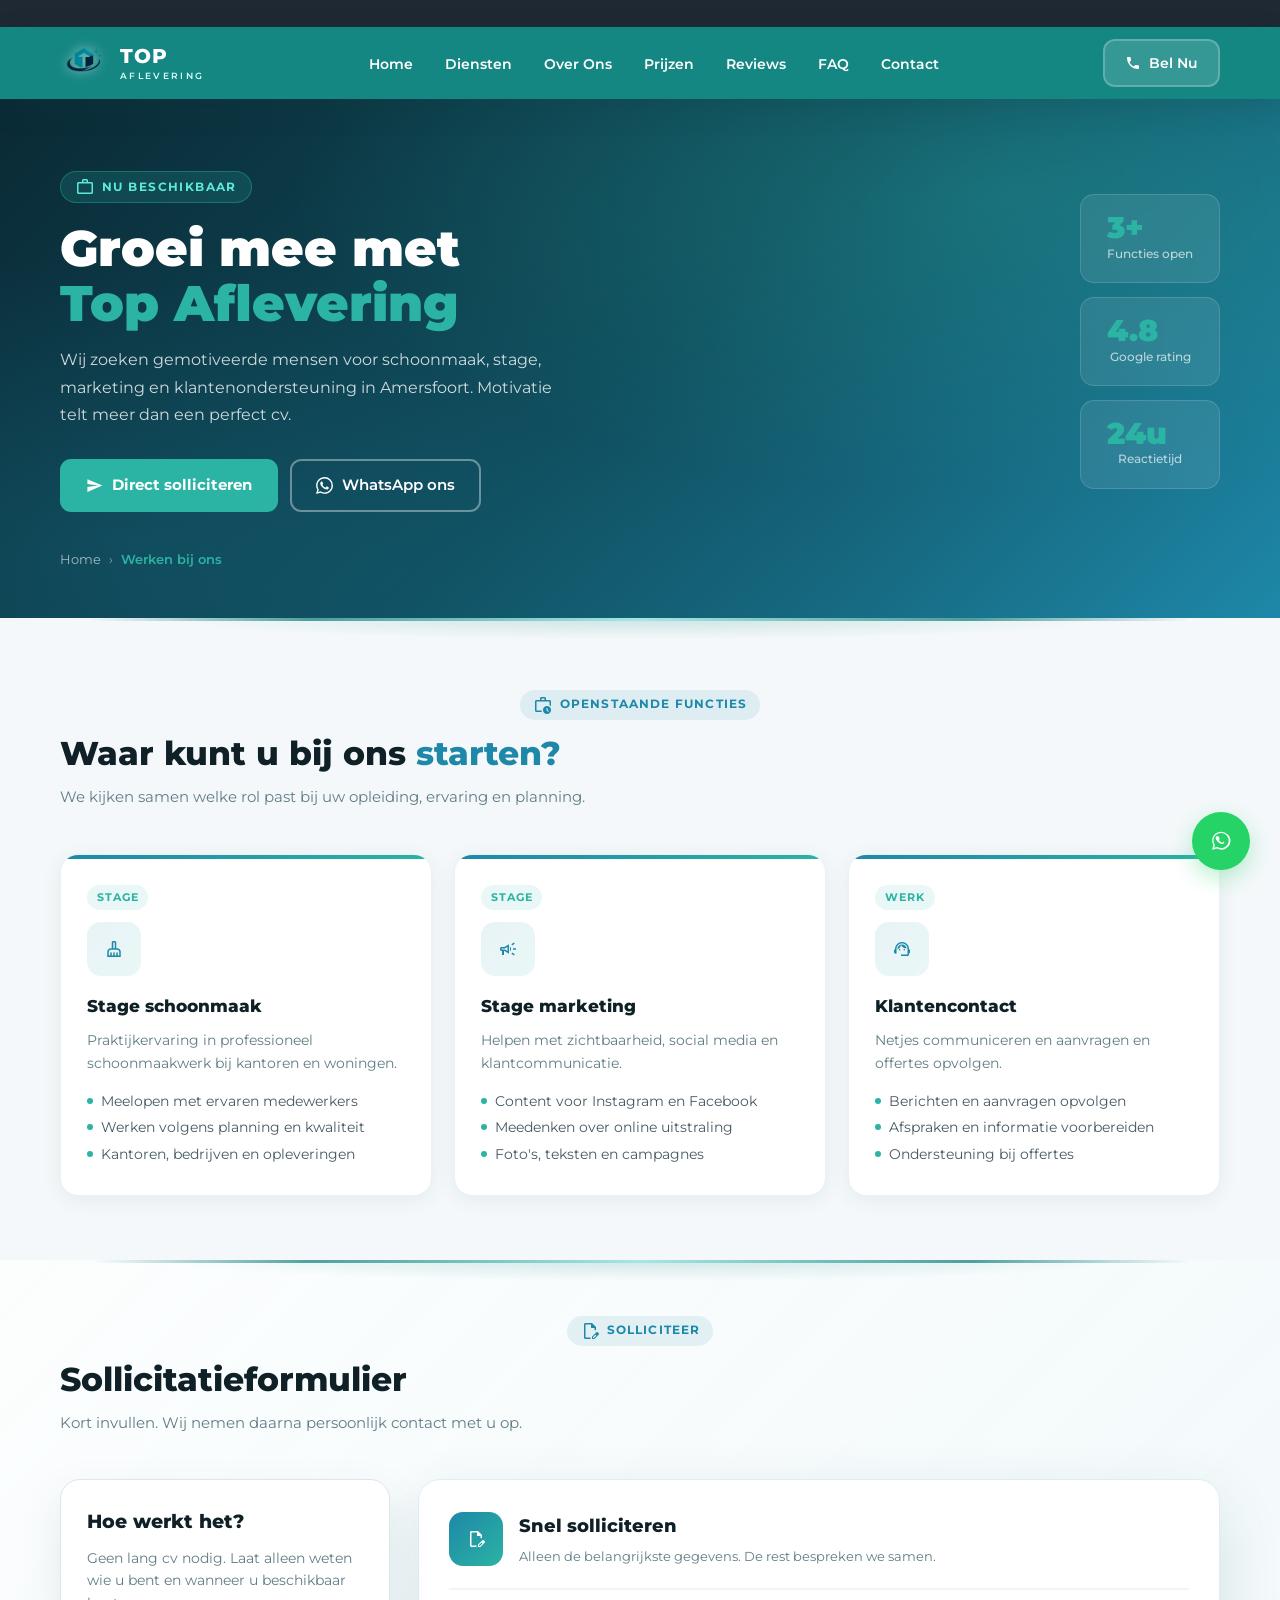
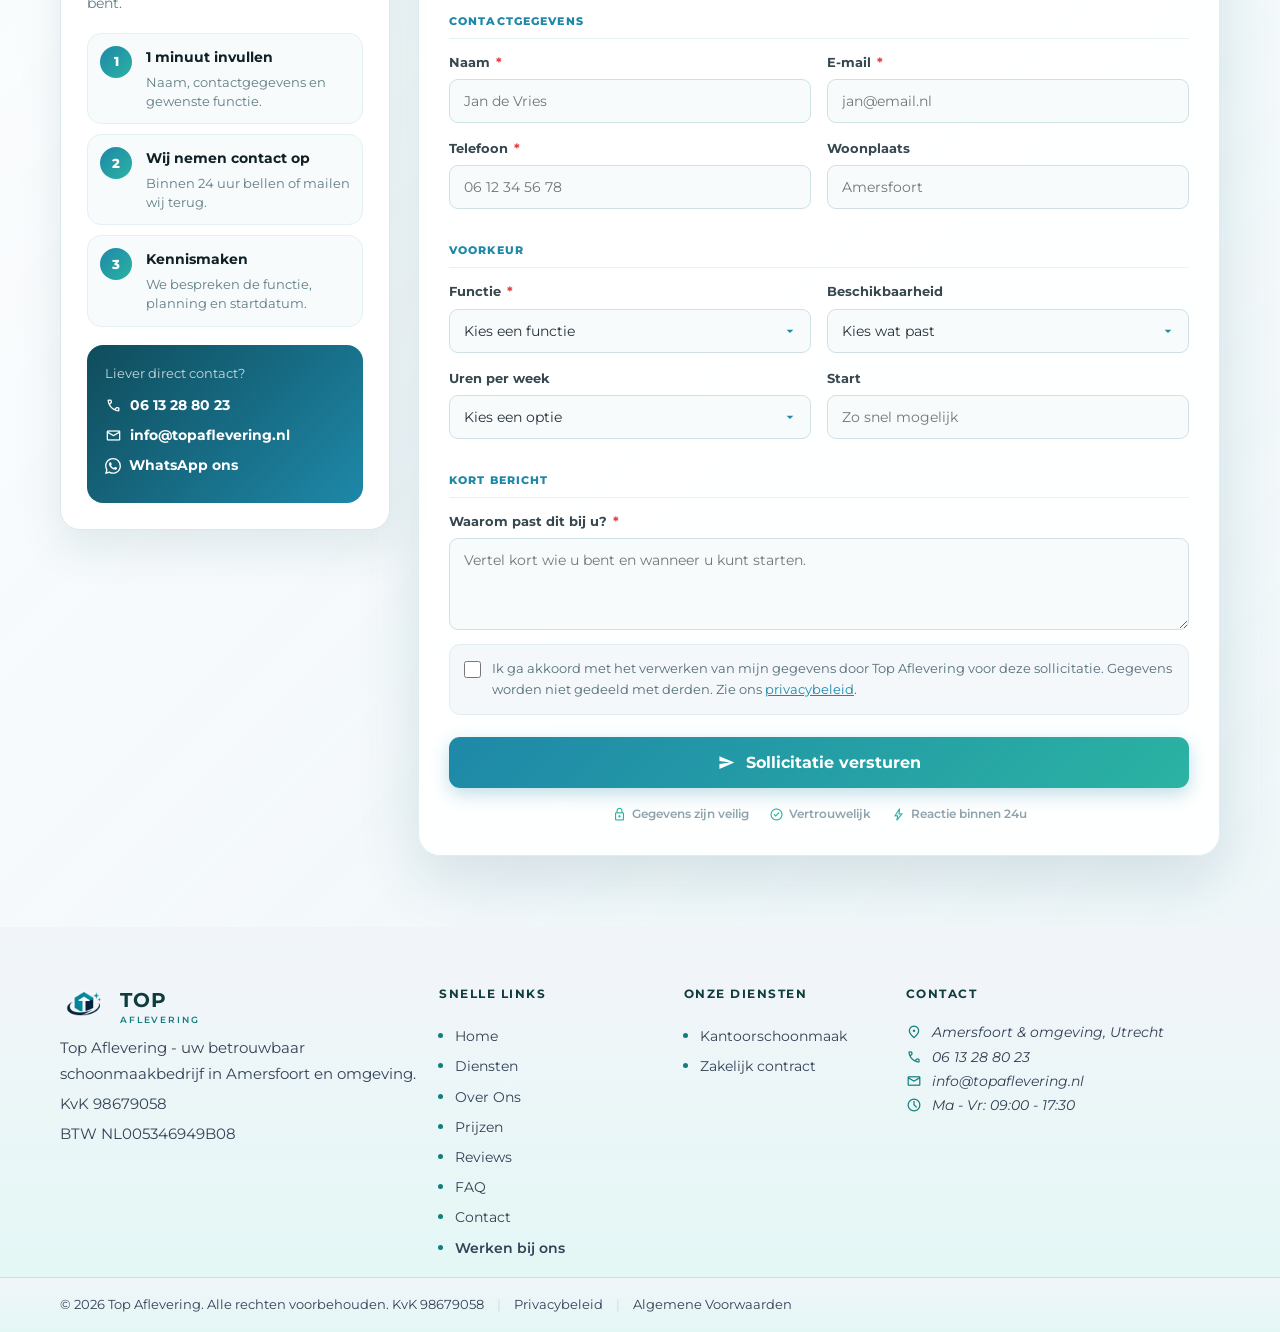
<file: werken-bij-ons.html>
﻿﻿<!DOCTYPE html>
<html lang="nl">
<head>
  <meta charset="UTF-8" />
  <meta name="viewport" content="width=device-width, initial-scale=1.0" />
  <meta http-equiv="X-UA-Compatible" content="IE=edge" />
  <title>Werken bij Top Aflevering | Schoonmaak Amersfoort</title>
  <meta name="description" content="Wil je werken of stage lopen bij Top Aflevering? Wij zoeken gemotiveerde mensen voor schoonmaak, marketing en klantencontact in Amersfoort." />
  <meta name="robots" content="index, follow" />
    <link rel="icon" type="image/png" href="images/logo.png" />
  <link rel="apple-touch-icon" href="images/logo.png" />
  <link rel="canonical" href="https://topaflevering.nl/werken-bij-ons.html" />
  <meta property="og:type" content="website" />
  <meta property="og:url" content="https://topaflevering.nl/werken-bij-ons.html" />
  <meta property="og:title" content="Werken bij ons | Top Aflevering" />
  <meta property="og:description" content="Stage of werk in schoonmaak, marketing of klantencontact bij Top Aflevering in Amersfoort." />
  <meta property="og:image" content="https://topaflevering.nl/images/og-image.jpg" />
  <meta property="og:locale" content="nl_NL" />
  <meta property="og:site_name" content="Top Aflevering" />
  <link rel="preconnect" href="https://fonts.googleapis.com" />
  <link rel="preconnect" href="https://fonts.gstatic.com" crossorigin />
  <link href="https://fonts.googleapis.com/css2?family=Montserrat:wght@300;400;600;700;900&family=Inter:wght@400;500;600&display=swap" rel="stylesheet" />
  <link rel="preload" as="style" onload="this.onload=null;this.rel='stylesheet'" href="https://fonts.googleapis.com/css2?family=Material+Symbols+Outlined:opsz,wght,FILL,GRAD@20..48,100..700,0..1,-50..200&display=swap" />
  <link rel="stylesheet" href="css/style.css" />
  <style>
    *, *::before, *::after { box-sizing: border-box; }
    body, * { font-family: 'Montserrat', sans-serif !important; direction: ltr; text-align: left; }
    body { overflow-x: hidden; }

    /* â”€â”€ HERO â”€â”€ */
    .wbo-hero {
      position: relative;
      overflow: hidden;
      padding: 72px 0 48px;
      background: linear-gradient(135deg, #0a2a35 0%, #0f4c5c 50%, #1e88a8 100%);
    }
    .wbo-hero::before {
      content: '';
      position: absolute;
      inset: 0;
      background:
        radial-gradient(ellipse at 78% 18%, rgba(43,179,163,0.28) 0%, transparent 50%),
        radial-gradient(ellipse at 10% 85%, rgba(30,136,168,0.18) 0%, transparent 45%);
      pointer-events: none;
    }
    .wbo-hero .container { position: relative; z-index: 2; }
    .wbo-hero-inner {
      display: grid;
      grid-template-columns: 1fr auto;
      gap: 40px;
      align-items: center;
    }
    .wbo-badge {
      display: inline-flex;
      align-items: center;
      gap: 7px;
      background: rgba(43,179,163,0.18);
      border: 1px solid rgba(43,179,163,0.4);
      color: #5ee8d8;
      font-size: 0.74rem;
      font-weight: 700;
      letter-spacing: 0.12em;
      text-transform: uppercase;
      padding: 5px 14px;
      border-radius: 100px;
      margin-bottom: 18px;
    }
    .wbo-h1 {
      font-size: clamp(1.9rem, 4vw, 3.1rem);
      font-weight: 900;
      color: #fff;
      line-height: 1.1;
      margin-bottom: 16px;
    }
    .wbo-h1 em { font-style: normal; color: #2bb3a3; }
    .wbo-desc {
      font-size: 0.98rem;
      color: rgba(255,255,255,0.8);
      line-height: 1.75;
      max-width: 520px;
      margin-bottom: 30px;
    }
    .wbo-btns { display: flex; flex-wrap: wrap; gap: 12px; }
    .wbo-btn-primary {
      display: inline-flex; align-items: center; gap: 9px;
      background: #2bb3a3; color: #fff; font-weight: 700; font-size: 0.93rem;
      padding: 13px 26px; border-radius: 11px; text-decoration: none; transition: all .25s;
    }
    .wbo-btn-primary:hover { background: #22a095; transform: translateY(-2px); box-shadow: 0 10px 24px rgba(43,179,163,.35); }
    .wbo-btn-outline {
      display: inline-flex; align-items: center; gap: 9px;
      background: transparent; color: #fff; font-weight: 600; font-size: 0.93rem;
      padding: 12px 24px; border-radius: 11px; border: 2px solid rgba(255,255,255,.38); text-decoration: none; transition: all .25s;
    }
    .wbo-btn-outline:hover { border-color: rgba(255,255,255,.85); background: rgba(255,255,255,.1); }
    .wbo-stats {
      display: flex;
      flex-direction: column;
      gap: 14px;
    }
    .wbo-stat {
      background: rgba(255,255,255,0.09);
      border: 1px solid rgba(255,255,255,0.14);
      backdrop-filter: blur(8px);
      border-radius: 14px;
      padding: 18px 26px;
      text-align: center;
      min-width: 120px;
    }
    .wbo-stat strong { display: block; font-size: 1.9rem; font-weight: 900; color: #2bb3a3; line-height: 1; }
    .wbo-stat span { font-size: 0.75rem; color: rgba(255,255,255,.68); font-weight: 500; }
    .wbo-breadcrumb {
      display: flex; align-items: center; gap: 8px;
      margin-top: 36px; font-size: 0.82rem; color: rgba(255,255,255,.5);
    }
    .wbo-breadcrumb a { color: rgba(255,255,255,.62); text-decoration: none; transition: color .2s; }
    .wbo-breadcrumb a:hover { color: #2bb3a3; }
    .wbo-breadcrumb-cur { color: #2bb3a3; font-weight: 600; }

    /* â”€â”€ JOBS â”€â”€ */
    .wbo-jobs {
      padding: 72px 0 64px;
      background: #f4f8fa;
    }
    .wbo-section-head {
      text-align: center;
      margin-bottom: 44px;
    }
    .wbo-tag {
      display: inline-flex; align-items: center; gap: 7px;
      background: rgba(30,136,168,0.1); color: #1e88a8;
      font-size: 0.73rem; font-weight: 700; letter-spacing: .1em; text-transform: uppercase;
      padding: 5px 13px; border-radius: 100px; margin-bottom: 14px;
    }
    .wbo-section-title {
      font-size: clamp(1.45rem, 2.6vw, 2.1rem);
      font-weight: 800; color: #0f2027; line-height: 1.2; margin-bottom: 10px;
    }
    .wbo-section-title em { font-style: normal; color: #1e88a8; }
    .wbo-section-desc { font-size: 0.94rem; color: #607d86; line-height: 1.72; }
    .wbo-cards {
      display: grid;
      grid-template-columns: repeat(3, 1fr);
      gap: 22px;
    }
    .wbo-card {
      background: #fff;
      border-radius: 18px;
      padding: 30px 26px;
      box-shadow: 0 4px 20px rgba(15,76,92,.07);
      border: 1px solid #e8f2f5;
      position: relative;
      overflow: hidden;
      transition: transform .28s, box-shadow .28s;
    }
    .wbo-card::before {
      content: ''; position: absolute; top: 0; left: 0; right: 0; height: 4px;
      background: linear-gradient(90deg, #1e88a8, #2bb3a3);
    }
    .wbo-card:hover { transform: translateY(-5px); box-shadow: 0 16px 40px rgba(15,76,92,.15); border-color: #b8d8e2; }
    .wbo-card-badge {
      display: inline-block; font-size: 0.7rem; font-weight: 700; letter-spacing: .08em;
      text-transform: uppercase; color: #2bb3a3; background: rgba(43,179,163,.1);
      padding: 3px 10px; border-radius: 100px; margin-bottom: 12px;
    }
    .wbo-card-icon {
      width: 54px; height: 54px;
      background: linear-gradient(135deg, rgba(30,136,168,.1), rgba(43,179,163,.1));
      border-radius: 14px; display: flex; align-items: center; justify-content: center;
      font-size: 1.55rem; color: #1e88a8; margin-bottom: 16px;
    }
    .wbo-card h3 { font-size: 1.05rem; font-weight: 800; color: #0f2027; margin-bottom: 8px; }
    .wbo-card > p { color: #607d86; font-size: 0.87rem; line-height: 1.68; margin-bottom: 16px; }
    .wbo-card ul { list-style: none; padding: 0; margin: 0; display: flex; flex-direction: column; gap: 7px; }
    .wbo-card ul li {
      display: flex; align-items: flex-start; gap: 8px;
      font-size: 0.85rem; color: #455a64; line-height: 1.45;
    }
    .wbo-card ul li::before {
      content: ''; width: 6px; height: 6px; background: #2bb3a3;
      border-radius: 50%; flex-shrink: 0; margin-top: 6px;
    }

    /* â”€â”€ FORM â”€â”€ */
    .wbo-form-section {
      padding: 56px 0 72px;
      background:
        linear-gradient(135deg, rgba(255,255,255,0.82), rgba(240,247,250,0.92)),
        linear-gradient(160deg, #edf8f7 0%, #e5f0f5 100%);
    }
    .wbo-form-layout {
      display: grid;
      grid-template-columns: minmax(260px, 330px) minmax(0, 1fr);
      gap: 28px;
      align-items: start;
    }
    .wbo-form-sidebar {
      position: sticky;
      top: 96px;
      padding: 26px;
      border-radius: 20px;
      background: #ffffff;
      border: 1px solid #d8e8ec;
      box-shadow: 0 18px 44px rgba(15,76,92,.1);
    }
    .wbo-sidebar-title { font-size: 1.18rem; font-weight: 800; color: #0f2027; margin-bottom: 8px; }
    .wbo-sidebar-desc { font-size: 0.86rem; color: #607d86; line-height: 1.65; margin-bottom: 18px; }
    .wbo-steps { display: flex; flex-direction: column; gap: 10px; }
    .wbo-step {
      display: flex; align-items: flex-start; gap: 14px;
      padding: 12px;
      position: relative;
      border-radius: 14px;
      background: #f8fbfc;
      border: 1px solid #e3f0f4;
    }
    .wbo-step-num {
      width: 32px; height: 32px; flex-shrink: 0;
      background: linear-gradient(135deg, #1e88a8, #2bb3a3);
      border-radius: 50%; display: flex; align-items: center; justify-content: center;
      font-size: 0.82rem; font-weight: 800; color: #fff;
    }
    .wbo-step-text strong { display: block; font-size: 0.88rem; font-weight: 700; color: #0f2027; margin-bottom: 3px; }
    .wbo-step-text span { font-size: 0.8rem; color: #607d86; line-height: 1.5; }
    .wbo-alt-contact {
      background: linear-gradient(135deg, #0f4c5c, #1e88a8);
      border-radius: 16px;
      padding: 18px;
      border: 0;
      margin-top: 18px;
      color: #fff;
    }
    .wbo-alt-contact p { font-size: 0.8rem; color: rgba(255,255,255,.76); margin-bottom: 10px; }
    .wbo-alt-contact a {
      display: flex; align-items: center; gap: 8px;
      font-size: 0.85rem; font-weight: 700; color: #fff;
      text-decoration: none; margin-bottom: 7px; transition: color .2s;
    }
    .wbo-alt-contact a:hover { color: #bff4ee; }
    .wbo-alt-contact .ms { font-size: 17px; }

    /* Form card */
    .wbo-form-card {
      background: rgba(255,255,255,.96); border-radius: 22px;
      padding: 30px;
      box-shadow: 0 24px 62px rgba(15,76,92,.14);
      border: 1px solid #deeef3;
      overflow: hidden;
    }
    .wbo-form-head {
      display: flex; align-items: center; gap: 16px;
      margin-bottom: 22px; padding-bottom: 20px;
      border-bottom: 2px solid #f0f6f8;
    }
    .wbo-form-ico {
      width: 54px; height: 54px; flex-shrink: 0;
      background: linear-gradient(135deg, #1e88a8, #2bb3a3);
      border-radius: 14px; display: flex; align-items: center; justify-content: center;
      color: #fff; font-size: 1.5rem;
    }
    .wbo-form-head h3 { font-size: 1.15rem; font-weight: 800; color: #0f2027; margin-bottom: 3px; }
    .wbo-form-head p { font-size: 0.84rem; color: #607d86; }
    .wbo-field-group-label {
      font-size: 0.7rem; font-weight: 800; letter-spacing: .1em; text-transform: uppercase;
      color: #1e88a8; margin: 18px 0 12px;
      padding-bottom: 7px; border-bottom: 1px solid #e8f2f5;
    }
    .wbo-row { display: grid; grid-template-columns: 1fr 1fr; gap: 16px; }
    .wbo-fg { display: flex; flex-direction: column; gap: 6px; margin-bottom: 14px; }
    .wbo-fg label { font-size: 0.82rem; font-weight: 700; color: #37474f; }
    .wbo-fg label .req { color: #e53e3e; margin-left: 2px; }
    .wbo-fg input, .wbo-fg select, .wbo-fg textarea {
      width: 100%; padding: 12px 14px;
      border: 1.5px solid #cfe0e7; border-radius: 9px;
      font-size: 0.9rem; color: #263238; background: #f8fbfc;
      transition: border-color .2s, box-shadow .2s, background .2s;
      outline: none; direction: ltr !important;
    }
    .wbo-fg input:focus, .wbo-fg select:focus, .wbo-fg textarea:focus {
      border-color: #1e88a8; box-shadow: 0 0 0 3px rgba(30,136,168,.11); background: #fff;
    }
    .wbo-fg input.err, .wbo-fg select.err, .wbo-fg textarea.err { border-color: #e53e3e; box-shadow: 0 0 0 3px rgba(229,62,62,.1); }
    .wbo-fg textarea { resize: vertical; min-height: 92px; }
    .wbo-fg select {
      appearance: none;
      background-image: url("data:image/svg+xml,%3Csvg xmlns='http://www.w3.org/2000/svg' width='16' height='16' viewBox='0 0 24 24' fill='%231e88a8'%3E%3Cpath d='M7 10l5 5 5-5z'/%3E%3C/svg%3E");
      background-repeat: no-repeat; background-position: right 12px center; padding-right: 38px; cursor: pointer;
    }

    /* Position radio cards */
    .wbo-pos-grid {
      display: grid; grid-template-columns: repeat(3, 1fr); gap: 10px; margin-bottom: 16px;
    }
    .wbo-pos-card { position: relative; }
    .wbo-pos-card input { position: absolute; opacity: 0; width: 0; height: 0; }
    .wbo-pos-card label {
      display: flex; flex-direction: column; align-items: center; gap: 7px;
      padding: 14px 10px; border: 2px solid #cfe0e7; border-radius: 12px;
      cursor: pointer; transition: all .2s; text-align: center;
      background: #f8fbfc; font-weight: 600; font-size: 0.78rem; color: #546e7a; line-height: 1.3;
    }
    .wbo-pos-card label .ms { font-size: 1.5rem; color: #90a4ae; transition: color .2s; }
    .wbo-pos-card input:checked + label { border-color: #1e88a8; background: rgba(30,136,168,.07); color: #0f4c5c; }
    .wbo-pos-card input:checked + label .ms { color: #1e88a8; }
    .wbo-pos-card label:hover { border-color: #1e88a8; background: rgba(30,136,168,.04); }

    /* Availability chips */
    .wbo-chips { display: flex; flex-wrap: wrap; gap: 8px; margin-bottom: 16px; }
    .wbo-chip { position: relative; }
    .wbo-chip input { position: absolute; opacity: 0; width: 0; height: 0; }
    .wbo-chip label {
      display: inline-flex; align-items: center; gap: 5px;
      padding: 7px 14px; border: 1.5px solid #cfe0e7; border-radius: 100px;
      font-size: 0.8rem; font-weight: 600; color: #546e7a; cursor: pointer; transition: all .18s; background: #f8fbfc;
    }
    .wbo-chip input:checked + label { border-color: #1e88a8; background: rgba(30,136,168,.1); color: #1e88a8; }
    .wbo-chip label:hover { border-color: #1e88a8; }

    /* Privacy */
    .wbo-privacy {
      display: flex; align-items: flex-start; gap: 11px;
      padding: 14px; background: #f4f8fa; border-radius: 11px;
      border: 1px solid #deeef3; margin-bottom: 22px; cursor: pointer;
    }
    .wbo-privacy input { width: 17px; height: 17px; accent-color: #1e88a8; flex-shrink: 0; margin-top: 2px; cursor: pointer; }
    .wbo-privacy span { font-size: 0.8rem; color: #546e7a; line-height: 1.6; }
    .wbo-privacy a { color: #1e88a8; text-decoration: underline; }

    /* Submit */
    .wbo-submit {
      width: 100%; display: flex; align-items: center; justify-content: center; gap: 11px;
      background: linear-gradient(135deg, #1e88a8, #2bb3a3); color: #fff;
      font-size: 0.97rem; font-weight: 700; padding: 16px 28px; border-radius: 11px;
      border: none; cursor: pointer; transition: all .25s; box-shadow: 0 6px 18px rgba(30,136,168,.28);
    }
    .wbo-submit:hover:not(:disabled) { transform: translateY(-2px); box-shadow: 0 10px 26px rgba(30,136,168,.38); }
    .wbo-submit:disabled { opacity: .72; cursor: not-allowed; }
    .wbo-reassurance {
      display: flex; align-items: center; justify-content: center;
      gap: 20px; margin-top: 16px; flex-wrap: wrap;
    }
    .wbo-reassurance span { display: flex; align-items: center; gap: 5px; font-size: 0.77rem; color: #90a4ae; font-weight: 600; }
    .wbo-reassurance .ms { font-size: 15px; color: #2bb3a3; }

    /* Success */
    .wbo-success { text-align: center; padding: 52px 32px; display: none; }
    .wbo-success-ico {
      width: 84px; height: 84px; background: rgba(43,179,163,.12); border-radius: 50%;
      display: flex; align-items: center; justify-content: center; margin: 0 auto 20px;
    }
    .wbo-success h3 { font-size: 1.4rem; font-weight: 800; color: #2bb3a3; margin-bottom: 10px; }
    .wbo-success p { font-size: 0.92rem; color: #607d86; line-height: 1.75; }

    /* â”€â”€ RESPONSIVE â”€â”€ */
    @media (max-width: 1024px) {
      .wbo-hero-inner { grid-template-columns: 1fr; gap: 28px; }
      .wbo-stats { flex-direction: row; flex-wrap: wrap; justify-content: flex-start; gap: 12px; }
      .wbo-stat { flex: 1; min-width: 100px; }
      .wbo-form-layout { grid-template-columns: 1fr; }
      .wbo-form-sidebar { position: static; }
      .wbo-desc { max-width: 100%; }
    }
    @media (max-width: 768px) {
      .wbo-hero { padding: 72px 0 48px; }
      .wbo-h1 { font-size: clamp(1.6rem, 6vw, 2.2rem); }
      .wbo-cards { grid-template-columns: 1fr; }
      .wbo-pos-grid { grid-template-columns: 1fr 1fr; }
      .wbo-row { grid-template-columns: 1fr; }
      .wbo-form-card { padding: 24px 16px; border-radius: 16px; }
      .wbo-jobs, .wbo-form-section { padding: 48px 0; }
      .wbo-section-head { margin-bottom: 30px; }
      .wbo-section-title { font-size: 1.4rem; }
      .wbo-stat { padding: 14px 16px; min-width: 85px; }
      .wbo-stat strong { font-size: 1.5rem; }
      .wbo-stat span { font-size: 0.7rem; }
      .wbo-card { padding: 24px 20px; }
      .wbo-form-head { gap: 12px; margin-bottom: 20px; padding-bottom: 18px; }
      .wbo-form-head h3 { font-size: 1rem; }
      .wbo-form-ico { width: 46px; height: 46px; font-size: 1.25rem; }
      .wbo-steps { gap: 0; }
      .wbo-alt-contact { margin-top: 20px; }
      .wbo-reassurance { gap: 12px; }
    }
    @media (max-width: 480px) {
      .wbo-hero { padding: 64px 0 36px; }
      .wbo-pos-grid { grid-template-columns: 1fr 1fr; gap: 8px; }
      .wbo-pos-card label { padding: 11px 6px; font-size: 0.74rem; }
      .wbo-btns { flex-direction: column; }
      .wbo-btn-primary, .wbo-btn-outline { justify-content: center; text-align: center; }
      .wbo-stats { gap: 8px; }
      .wbo-stat { flex: 1; min-width: 75px; padding: 12px 10px; }
      .wbo-stat strong { font-size: 1.3rem; }
      .wbo-chips { gap: 6px; }
      .wbo-chip label { padding: 6px 11px; font-size: 0.77rem; }
      .wbo-fg input, .wbo-fg select, .wbo-fg textarea { font-size: 0.88rem; }
      .wbo-submit { font-size: 0.92rem; padding: 14px 20px; }
      .wbo-breadcrumb { margin-top: 24px; font-size: 0.78rem; }
      .wbo-section-title { font-size: 1.25rem; }
    }
    @media (max-width: 360px) {
      .wbo-pos-grid { grid-template-columns: 1fr; }
      .wbo-stat { min-width: 60px; }
    }
  </style>
</head>
<body>
  <a href="#main-content" class="skip-link">Ga naar de hoofdinhoud</a>

  <header id="navbar" role="banner">
    <nav class="navbar" aria-label="Hoofdnavigatie">
      <div class="container">
        <a href="index.html" class="logo" aria-label="Top Aflevering - Terug naar home">
          <img src="images/logo.png" alt="Top Aflevering logo" style="height:48px;width:auto;display:block;" /><span class="logo-wordmark"><strong>TOP</strong><span>AFLEVERING</span></span>
        </a>
        <ul class="nav-links" role="list">
          <li><a href="index.html" class="nav-link">Home</a></li>
          <li><a href="diensten.html" class="nav-link">Diensten</a></li>
          <li><a href="over-ons.html" class="nav-link">Over Ons</a></li>
          <li><a href="prijzen.html" class="nav-link">Prijzen</a></li>
          <li><a href="reviews.html" class="nav-link">Reviews</a></li>
          <li><a href="faq.html" class="nav-link">FAQ</a></li>
          <li><a href="contact.html" class="nav-link">Contact</a></li>
        </ul>
        <a href="tel:+31613288023" class="btn btn-primary nav-cta" aria-label="Bel ons nu">
          <svg width="16" height="16" viewBox="0 0 24 24" fill="currentColor" aria-hidden="true"><path d="M6.62 10.79c1.44 2.83 3.76 5.14 6.59 6.59l2.2-2.2c.27-.27.67-.36 1.02-.24 1.12.37 2.33.57 3.57.57.55 0 1 .45 1 1V20c0 .55-.45 1-1 1-9.39 0-17-7.61-17-17 0-.55.45-1 1-1h3.5c.55 0 1 .45 1 1 0 1.25.2 2.45.57 3.57.11.35.03.74-.25 1.02l-2.2 2.2z"/></svg> Bel Nu
        </a>
        <button class="hamburger" id="hamburger" aria-label="Menu openen" aria-expanded="false" aria-controls="mobile-menu">
          <span></span><span></span><span></span>
        </button>
      </div>
    </nav>
    <div class="mobile-menu" id="mobile-menu" role="dialog" aria-label="Mobiel menu" aria-hidden="true">
      <ul role="list">
        <li><a href="index.html" class="nav-link">Home</a></li>
        <li><a href="diensten.html" class="nav-link">Diensten</a></li>
        <li><a href="over-ons.html" class="nav-link">Over Ons</a></li>
        <li><a href="prijzen.html" class="nav-link">Prijzen</a></li>
        <li><a href="reviews.html" class="nav-link">Reviews</a></li>
        <li><a href="faq.html" class="nav-link">FAQ</a></li>
        <li><a href="contact.html" class="nav-link">Contact</a></li>
      </ul>
    </div>
  </header>

  <main id="main-content">

    <!-- === 1. HERO === -->
    <section class="wbo-hero" aria-label="Werken bij Top Aflevering">
      <div class="container">
        <div class="wbo-hero-inner">
          <div>
            <div class="wbo-badge">
              <span class="ms" aria-hidden="true">work</span>
              Nu beschikbaar
            </div>
            <h1 class="wbo-h1">Groei mee met<br><em>Top Aflevering</em></h1>
            <p class="wbo-desc">Wij zoeken gemotiveerde mensen voor schoonmaak, stage, marketing en klantenondersteuning in Amersfoort. Motivatie telt meer dan een perfect cv.</p>
            <div class="wbo-btns">
              <a href="#sollicitatie" class="wbo-btn-primary">
                <svg width="17" height="17" viewBox="0 0 24 24" fill="currentColor" aria-hidden="true"><path d="M2.01 21L23 12 2.01 3 2 10l15 2-15 2z"/></svg>
                Direct solliciteren
              </a>
              <a href="https://wa.me/31613288023?text=Hallo%2C%20ik%20heb%20interesse%20in%20werken%20of%20stage%20bij%20Top%20Aflevering." class="wbo-btn-outline" target="_blank" rel="noopener noreferrer">
                <svg width="17" height="17" viewBox="0 0 24 24" fill="currentColor" aria-hidden="true"><path d="M17.472 14.382c-.297-.149-1.758-.867-2.03-.967-.273-.099-.471-.148-.67.15-.197.297-.767.966-.94 1.164-.173.199-.347.223-.644.075-.297-.15-1.255-.463-2.39-1.475-.883-.788-1.48-1.761-1.653-2.059-.173-.297-.018-.458.13-.606.134-.133.298-.347.446-.52.149-.174.198-.298.298-.497.099-.198.05-.371-.025-.52-.075-.149-.669-1.612-.916-2.207-.242-.579-.487-.5-.669-.51-.173-.008-.371-.01-.57-.01-.198 0-.52.074-.792.372-.272.297-1.04 1.016-1.04 2.479 0 1.462 1.065 2.875 1.213 3.074.149.198 2.096 3.2 5.077 4.487.709.306 1.262.489 1.694.625.712.227 1.36.195 1.871.118.571-.085 1.758-.719 2.006-1.413.248-.694.248-1.289.173-1.413-.074-.124-.272-.198-.57-.347m-5.421 7.403h-.004a9.87 9.87 0 01-5.031-1.378l-.361-.214-3.741.982.998-3.648-.235-.374a9.86 9.86 0 01-1.51-5.26c.001-5.45 4.436-9.884 9.888-9.884 2.64 0 5.122 1.03 6.988 2.898a9.825 9.825 0 012.893 6.994c-.003 5.45-4.437 9.884-9.885 9.884m8.413-18.297A11.815 11.815 0 0012.05 0C5.495 0 .16 5.335.157 11.892c0 2.096.547 4.142 1.588 5.945L.057 24l6.305-1.654a11.882 11.882 0 005.683 1.448h.005c6.554 0 11.89-5.335 11.893-11.893a11.821 11.821 0 00-3.48-8.413z"/></svg>
                WhatsApp ons
              </a>
            </div>
          </div>
          <div class="wbo-stats" aria-label="Cijfers">
            <div class="wbo-stat">
              <strong>3+</strong>
              <span>Functies open</span>
            </div>
            <div class="wbo-stat">
              <strong>4.8</strong>
              <span>Google rating</span>
            </div>
            <div class="wbo-stat">
              <strong>24u</strong>
              <span>Reactietijd</span>
            </div>
          </div>
        </div>
        <nav class="wbo-breadcrumb" aria-label="Broodkruimelnavigatie">
          <a href="index.html">Home</a>
          <span aria-hidden="true">›</span>
          <span class="wbo-breadcrumb-cur">Werken bij ons</span>
        </nav>
      </div>
    </section>

    <!-- === 2. FUNCTIES === -->
    <section class="wbo-jobs" aria-labelledby="wbo-jobs-title">
      <div class="container">
        <div class="wbo-section-head">
          <div class="wbo-tag">
            <span class="ms" aria-hidden="true">work_history</span>
            Openstaande functies
          </div>
          <h2 id="wbo-jobs-title" class="wbo-section-title">Waar kunt u bij ons <em>starten?</em></h2>
          <p class="wbo-section-desc">We kijken samen welke rol past bij uw opleiding, ervaring en planning.</p>
        </div>

        <div class="wbo-cards">
          <article class="wbo-card">
            <div class="wbo-card-badge">Stage</div>
            <div class="wbo-card-icon"><span class="ms" aria-hidden="true">cleaning_services</span></div>
            <h3>Stage schoonmaak</h3>
            <p>Praktijkervaring in professioneel schoonmaakwerk bij kantoren en woningen.</p>
            <ul>
              <li>Meelopen met ervaren medewerkers</li>
              <li>Werken volgens planning en kwaliteit</li>
              <li>Kantoren, bedrijven en opleveringen</li>
            </ul>
          </article>

          <article class="wbo-card">
            <div class="wbo-card-badge">Stage</div>
            <div class="wbo-card-icon"><span class="ms" aria-hidden="true">campaign</span></div>
            <h3>Stage marketing</h3>
            <p>Helpen met zichtbaarheid, social media en klantcommunicatie.</p>
            <ul>
              <li>Content voor Instagram en Facebook</li>
              <li>Meedenken over online uitstraling</li>
              <li>Foto's, teksten en campagnes</li>
            </ul>
          </article>

          <article class="wbo-card">
            <div class="wbo-card-badge">Werk</div>
            <div class="wbo-card-icon"><span class="ms" aria-hidden="true">support_agent</span></div>
            <h3>Klantencontact</h3>
            <p>Netjes communiceren en aanvragen en offertes opvolgen.</p>
            <ul>
              <li>Berichten en aanvragen opvolgen</li>
              <li>Afspraken en informatie voorbereiden</li>
              <li>Ondersteuning bij offertes</li>
            </ul>
          </article>
        </div>
      </div>
    </section>

    <!-- === 3. SOLLICITATIEFORMULIER === -->
    <section id="sollicitatie" class="wbo-form-section" aria-labelledby="wbo-form-title">
      <div class="container">
        <div class="wbo-section-head" style="margin-bottom: 44px;">
          <div class="wbo-tag">
            <span class="ms" aria-hidden="true">edit_document</span>
            Solliciteer
          </div>
          <h2 id="wbo-form-title" class="wbo-section-title">Sollicitatieformulier</h2>
          <p class="wbo-section-desc">Kort invullen. Wij nemen daarna persoonlijk contact met u op.</p>
        </div>

        <div class="wbo-form-layout">

          <!-- Sidebar stappen -->
          <aside class="wbo-form-sidebar">
            <h3 class="wbo-sidebar-title">Hoe werkt het?</h3>
            <p class="wbo-sidebar-desc">Geen lang cv nodig. Laat alleen weten wie u bent en wanneer u beschikbaar bent.</p>
            <div class="wbo-steps">
              <div class="wbo-step">
                <div class="wbo-step-num" aria-hidden="true">1</div>
                <div class="wbo-step-text">
                  <strong>1 minuut invullen</strong>
                  <span>Naam, contactgegevens en gewenste functie.</span>
                </div>
              </div>
              <div class="wbo-step">
                <div class="wbo-step-num" aria-hidden="true">2</div>
                <div class="wbo-step-text">
                  <strong>Wij nemen contact op</strong>
                  <span>Binnen 24 uur bellen of mailen wij terug.</span>
                </div>
              </div>
              <div class="wbo-step">
                <div class="wbo-step-num" aria-hidden="true">3</div>
                <div class="wbo-step-text">
                  <strong>Kennismaken</strong>
                  <span>We bespreken de functie, planning en startdatum.</span>
                </div>
              </div>
            </div>
            <div class="wbo-alt-contact">
              <p>Liever direct contact?</p>
              <a href="tel:+31613288023"><span class="ms" aria-hidden="true">call</span> 06 13 28 80 23</a>
              <a href="mailto:info@topaflevering.nl?subject=Sollicitatie"><span class="ms" aria-hidden="true">mail</span> info@topaflevering.nl</a>
              <a href="https://wa.me/31613288023?text=Hallo%2C%20ik%20wil%20graag%20solliciteren%20bij%20Top%20Aflevering." target="_blank" rel="noopener noreferrer">
                <svg width="16" height="16" viewBox="0 0 24 24" fill="currentColor" aria-hidden="true"><path d="M17.472 14.382c-.297-.149-1.758-.867-2.03-.967-.273-.099-.471-.148-.67.15-.197.297-.767.966-.94 1.164-.173.199-.347.223-.644.075-.297-.15-1.255-.463-2.39-1.475-.883-.788-1.48-1.761-1.653-2.059-.173-.297-.018-.458.13-.606.134-.133.298-.347.446-.52.149-.174.198-.298.298-.497.099-.198.05-.371-.025-.52-.075-.149-.669-1.612-.916-2.207-.242-.579-.487-.5-.669-.51-.173-.008-.371-.01-.57-.01-.198 0-.52.074-.792.372-.272.297-1.04 1.016-1.04 2.479 0 1.462 1.065 2.875 1.213 3.074.149.198 2.096 3.2 5.077 4.487.709.306 1.262.489 1.694.625.712.227 1.36.195 1.871.118.571-.085 1.758-.719 2.006-1.413.248-.694.248-1.289.173-1.413-.074-.124-.272-.198-.57-.347m-5.421 7.403h-.004a9.87 9.87 0 01-5.031-1.378l-.361-.214-3.741.982.998-3.648-.235-.374a9.86 9.86 0 01-1.51-5.26c.001-5.45 4.436-9.884 9.888-9.884 2.64 0 5.122 1.03 6.988 2.898a9.825 9.825 0 012.893 6.994c-.003 5.45-4.437 9.884-9.885 9.884m8.413-18.297A11.815 11.815 0 0012.05 0C5.495 0 .16 5.335.157 11.892c0 2.096.547 4.142 1.588 5.945L.057 24l6.305-1.654a11.882 11.882 0 005.683 1.448h.005c6.554 0 11.89-5.335 11.893-11.893a11.821 11.821 0 00-3.48-8.413z"/></svg>
                WhatsApp ons
              </a>
            </div>
          </aside>

          <!-- Form -->
          <div class="wbo-form-card">
            <div id="wbo-success" class="wbo-success" role="alert" aria-live="assertive">
              <div class="wbo-success-ico">
                <svg width="46" height="46" viewBox="0 0 24 24" fill="#2bb3a3"><path d="M9 16.17L4.83 12l-1.42 1.41L9 19 21 7l-1.41-1.41z"/></svg>
              </div>
              <h3>Sollicitatie ontvangen!</h3>
              <p>Bedankt voor uw sollicitatie bij Top Aflevering.<br>U ontvangt een bevestiging per e-mail.<br><strong style="color:#2bb3a3;">Wij nemen binnen 24 uur contact met u op.</strong></p>
            </div>

            <form id="wboForm" action="https://api.web3forms.com/submit" method="POST" novalidate aria-label="Sollicitatieformulier">
              <input type="hidden" name="access_key" value="9b306565-145c-42b4-abbf-cf50a20816c8" />

              <div class="wbo-form-head">
                <div class="wbo-form-ico" aria-hidden="true"><span class="ms">edit_document</span></div>
                <div>
                  <h3>Snel solliciteren</h3>
                  <p>Alleen de belangrijkste gegevens. De rest bespreken we samen.</p>
                </div>
              </div>

              <!-- Contactgegevens -->
              <div class="wbo-field-group-label" aria-hidden="true">Contactgegevens</div>
              <div class="wbo-row">
                <div class="wbo-fg">
                  <label for="wbo-naam">Naam <span class="req">*</span></label>
                  <input type="text" id="wbo-naam" name="naam" placeholder="Jan de Vries" required autocomplete="name" />
                </div>
                <div class="wbo-fg">
                  <label for="wbo-email">E-mail <span class="req">*</span></label>
                  <input type="email" id="wbo-email" name="email" placeholder="jan@email.nl" required autocomplete="email" />
                </div>
              </div>
              <div class="wbo-row">
                <div class="wbo-fg">
                  <label for="wbo-tel">Telefoon <span class="req">*</span></label>
                  <input type="tel" id="wbo-tel" name="telefoon" placeholder="06 12 34 56 78" required autocomplete="tel" />
                </div>
                <div class="wbo-fg">
                  <label for="wbo-woonplaats">Woonplaats</label>
                  <input type="text" id="wbo-woonplaats" name="woonplaats" placeholder="Amersfoort" autocomplete="address-level2" />
                </div>
              </div>

              <!-- Voorkeur -->
              <div class="wbo-field-group-label" aria-hidden="true">Voorkeur</div>
              <div class="wbo-row">
                <div class="wbo-fg">
                  <label for="wbo-positie">Functie <span class="req">*</span></label>
                  <select id="wbo-positie" name="positie" required>
                    <option value="" disabled selected>Kies een functie</option>
                    <option value="Stage Schoonmaak">Stage Schoonmaak</option>
                    <option value="Stage Marketing">Stage Marketing</option>
                    <option value="Klantencontact">Klantencontact</option>
                    <option value="Schoonmaak medewerker">Schoonmaak medewerker</option>
                    <option value="Open sollicitatie">Open sollicitatie</option>
                    <option value="Anders">Anders</option>
                  </select>
                </div>
                <div class="wbo-fg">
                  <label for="wbo-beschikbaarheid">Beschikbaarheid</label>
                  <select id="wbo-beschikbaarheid" name="beschikbaarheid">
                    <option value="" selected>Kies wat past</option>
                    <option value="Doordeweeks">Doordeweeks</option>
                    <option value="Avonden">Avonden</option>
                    <option value="Weekend">Weekend</option>
                    <option value="Flexibel">Flexibel</option>
                    <option value="In overleg">In overleg</option>
                  </select>
                </div>
              </div>
              <div class="wbo-row">
                <div class="wbo-fg">
                  <label for="wbo-uren">Uren per week</label>
                  <select id="wbo-uren" name="uren_per_week">
                    <option value="" selected>Kies een optie</option>
                    <option value="1-8 uur">1-8 uur</option>
                    <option value="8-16 uur">8-16 uur</option>
                    <option value="16-24 uur">16-24 uur</option>
                    <option value="24-32 uur">24-32 uur</option>
                    <option value="Fulltime">Fulltime</option>
                    <option value="In overleg">In overleg</option>
                  </select>
                </div>
                <div class="wbo-fg">
                  <label for="wbo-start">Start</label>
                  <input type="text" id="wbo-start" name="startdatum" placeholder="Zo snel mogelijk" />
                </div>
              </div>

              <!-- Bericht -->
              <div class="wbo-field-group-label" aria-hidden="true">Kort bericht</div>
              <div class="wbo-fg">
                <label for="wbo-motivatie">Waarom past dit bij u? <span class="req">*</span></label>
                <textarea id="wbo-motivatie" name="motivatie" rows="3" placeholder="Vertel kort wie u bent en wanneer u kunt starten." required></textarea>
              </div>

              <!-- Privacy -->
              <label class="wbo-privacy" for="wbo-privacy">
                <input type="checkbox" id="wbo-privacy" name="privacy" required />
                <span>Ik ga akkoord met het verwerken van mijn gegevens door Top Aflevering voor deze sollicitatie. Gegevens worden niet gedeeld met derden. Zie ons <a href="#" rel="nofollow">privacybeleid</a>.</span>
              </label>

              <button type="submit" class="wbo-submit" id="wbo-submit">
                <svg width="17" height="17" viewBox="0 0 24 24" fill="currentColor" aria-hidden="true"><path d="M2.01 21L23 12 2.01 3 2 10l15 2-15 2z"/></svg>
                <span id="wbo-submit-text">Sollicitatie versturen</span>
              </button>

              <div class="wbo-reassurance">
                <span><span class="ms" aria-hidden="true">lock</span> Gegevens zijn veilig</span>
                <span><span class="ms" aria-hidden="true">check_circle</span> Vertrouwelijk</span>
                <span><span class="ms" aria-hidden="true">bolt</span> Reactie binnen 24u</span>
              </div>
            </form>
          </div>
        </div>
      </div>
    </section>

  </main>

  <footer class="footer" id="main-footer" role="contentinfo" aria-label="Paginavoettekst">
    <div class="footer-top">
      <div class="container">
        <div class="footer-grid">
          <div class="footer-brand">
            <a href="index.html" class="logo" aria-label="Top Aflevering">
              <img src="images/logo.png" alt="Top Aflevering logo" style="height:48px;width:auto;display:block;" /><span class="logo-wordmark"><strong>TOP</strong><span>AFLEVERING</span></span>
            </a>
            <div class="footer-brand-text">
              <div>Top Aflevering - uw betrouwbaar schoonmaakbedrijf in Amersfoort en omgeving.</div>
              <div>KvK 98679058</div>
              <div>BTW NL005346949B08</div>
            </div>
          </div>
          <nav class="footer-nav" aria-label="Snelle links">
            <h3>Snelle Links</h3>
            <ul role="list">
              <li><a href="index.html">Home</a></li>
              <li><a href="diensten.html">Diensten</a></li>
              <li><a href="over-ons.html">Over Ons</a></li>
              <li><a href="prijzen.html">Prijzen</a></li>
              <li><a href="reviews.html">Reviews</a></li>
              <li><a href="faq.html">FAQ</a></li>
              <li><a href="contact.html">Contact</a></li>
              <li><a href="werken-bij-ons.html" class="footer-work-link">Werken bij ons</a></li>
            </ul>
          </nav>
          <nav class="footer-nav" aria-label="Onze diensten">
            <h3>Onze Diensten</h3>
            <ul role="list">
              <li><a href="diensten.html">Kantoorschoonmaak</a></li>
              <li><a href="diensten.html">Zakelijk contract</a></li>
            </ul>
          </nav>
          <div class="footer-contact" aria-label="Contactgegevens">
            <h3>Contact</h3>
            <address>
              <ul role="list">
                <li><span class="ms" aria-hidden="true">location_on</span><span>Amersfoort & omgeving, Utrecht</span></li>
                <li><span class="ms" aria-hidden="true">call</span><a href="tel:+31613288023">06 13 28 80 23</a></li>
                <li><span class="ms" aria-hidden="true">mail</span><a href="mailto:info@topaflevering.nl">info@topaflevering.nl</a></li>
                <li><span class="ms" aria-hidden="true">schedule</span><span>Ma - Vr: 09:00 - 17:30</span></li>
              </ul>
            </address>
          </div>
        </div>
      </div>
    </div>
    <div class="footer-bottom">
      <div class="container">
        <p>&copy; <span id="currentYear"></span> Top Aflevering. Alle rechten voorbehouden. KvK 98679058 <span class="footer-sep" aria-hidden="true">|</span> <a href="privacybeleid.html">Privacybeleid</a> <span class="footer-sep" aria-hidden="true">|</span> <a href="algemene-voorwaarden.html">Algemene Voorwaarden</a></p>
      </div>
    </div>
  </footer>

  <a href="https://wa.me/31613288023?text=Hallo%2C%20ik%20heb%20interesse%20in%20werken%20of%20stage%20bij%20Top%20Aflevering." class="float-whatsapp" target="_blank" rel="noopener noreferrer" aria-label="Contact via WhatsApp">
    <svg width="28" height="28" viewBox="0 0 48 48" fill="white" aria-hidden="true"><path d="M35.2 12.8A15.7 15.7 0 0024.1 8C15.7 8 8.9 14.8 8.9 23.2c0 2.7.7 5.3 2 7.6L8.8 39.2l8.6-2.2a15.8 15.8 0 007.6 1.9c8.4 0 15.2-6.8 15.2-15.2 0-4.1-1.6-7.9-4.4-10.9zm-11.1 23.4a13 13 0 01-6.6-1.8l-.5-.3-4.9 1.3 1.3-4.7-.3-.5a13 13 0 01-2-7c0-7.2 5.9-13 13.1-13 3.5 0 6.8 1.4 9.2 3.8a12.9 12.9 0 013.8 9.2c0 7.2-5.9 13-13.1 13zm7.2-9.7c-.4-.2-2.3-1.1-2.7-1.3-.4-.1-.6-.2-.9.2s-1 1.3-1.2 1.5c-.2.2-.4.3-.8.1-.4-.2-1.7-.6-3.2-2-.9-.8-1.9-2.1-2.1-2.6 0-.2.1-.4.3-.6l.6-.7c.2-.2.2-.4.3-.6.1-.2 0-.4-.1-.6-.1-.2-1-2.4-1.4-3.2-.3-.8-.7-.7-.9-.7H17c-.2 0-.6.1-.9.4-.3.3-1.2 1.2-1.2 2.9s1.3 3.4 1.5 3.6c.2.2 2.5 3.8 6 5.3.8.4 1.5.6 2 .8.8.3 1.6.2 2.2.1.7-.1 2.1-.9 2.4-1.7.3-.8.3-1.5.2-1.7-.1-.1-.3-.2-.7-.4z"/></svg>
  </a>

  <button class="scroll-top" id="scrollTop" aria-label="Terug naar boven" hidden>
    <svg width="28" height="28" viewBox="0 0 28 28" fill="currentColor" aria-hidden="true">
      <path d="M5 20 L14 8 L23 20" fill="none" stroke="currentColor" stroke-width="3.5" stroke-linecap="round" stroke-linejoin="round"/>
      <circle cx="14" cy="23" r="2.2" fill="currentColor"/>
    </svg>
  </button>

  <script src="js/script.js" defer></script>
  <script>
  (function () {
    var form = document.getElementById('wboForm');
    var successEl = document.getElementById('wbo-success');
    var submitBtn = document.getElementById('wbo-submit');
    var submitText = document.getElementById('wbo-submit-text');
    if (!form) return;

    form.addEventListener('submit', function (e) {
      e.preventDefault();
      var ok = true;
      form.querySelectorAll('[required]').forEach(function (f) {
        if (f.type === 'checkbox') {
          f.closest('.wbo-privacy').style.outline = f.checked ? '' : '2px solid #e53e3e';
          if (!f.checked) ok = false;
        } else {
          if (!f.value.trim()) { f.classList.add('err'); ok = false; }
          else f.classList.remove('err');
        }
      });
      if (!ok) {
        var first = form.querySelector('.err');
        if (first) first.scrollIntoView({ behavior: 'smooth', block: 'center' });
        return;
      }
      submitBtn.disabled = true;
      submitText.textContent = 'Versturen...';

      var naam = document.getElementById('wbo-naam').value;
      var voornaam = naam.trim().split(/\s+/)[0] || 'daar';
      var email = document.getElementById('wbo-email').value;
      var telefoon = document.getElementById('wbo-tel').value;
      var woonplaats = document.getElementById('wbo-woonplaats').value || '—';
      var uren = document.getElementById('wbo-uren').value || '—';
      var motivatie = document.getElementById('wbo-motivatie').value;
      var startdatum = document.getElementById('wbo-start').value || '—';
      var positie = document.getElementById('wbo-positie').value || 'Niet opgegeven';
      var beschikbaarheid = document.getElementById('wbo-beschikbaarheid').value || '—';

      var fd = new FormData();
      fd.append('access_key', '9b306565-145c-42b4-abbf-cf50a20816c8');
      fd.append('subject', 'Nieuwe sollicitatie — ' + positie + ' — topaflevering.nl');
      fd.append('from_name', 'Top Aflevering Website');
      fd.append('name', naam); fd.append('email', email); fd.append('replyto', email); fd.append('cc', email);
      fd.append('telefoon', telefoon); fd.append('woonplaats', woonplaats);
      fd.append('positie', positie); fd.append('beschikbaarheid', beschikbaarheid);
      fd.append('uren_per_week', uren); fd.append('motivatie', motivatie); fd.append('startdatum', startdatum);

      var bevestiging =
        'Beste ' + voornaam + ',\n\n' +
        'Hartelijk dank voor uw sollicitatie bij Top Aflevering!\n\n' +
        'Wij hebben uw sollicitatie ontvangen en nemen binnen 24 uur persoonlijk contact op.\n\n' +
        '-------------------------\n' +
        'UW SOLLICITATIEGEGEVENS\n' +
        '-------------------------\n' +
        '- Naam:            ' + naam + '\n' +
        '- Telefoon:        ' + telefoon + '\n' +
        '- E-mail:          ' + email + '\n' +
        '- Woonplaats:      ' + woonplaats + '\n' +
        '- Positie:         ' + positie + '\n' +
        '- Beschikbaarheid: ' + beschikbaarheid + '\n' +
        '- Uren per week:   ' + uren + '\n' +
        '- Startdatum:      ' + startdatum + '\n' +
        '-------------------------\n\n' +
        'Wij kijken ernaar uit kennis met u te maken!\n\n' +
        'Met vriendelijke groet,\nTop Aflevering\nTel: 06 13 28 80 23\ninfo@topaflevering.nl';

      var cd = new FormData();
      cd.append('access_key', '9b306565-145c-42b4-abbf-cf50a20816c8');
      cd.append('subject', 'Bevestiging sollicitatie — Top Aflevering');
      cd.append('from_name', 'Top Aflevering');
      cd.append('name', naam); cd.append('email', email); cd.append('replyto', 'info@topaflevering.nl');
      cd.append('message', bevestiging);

      function done() { form.style.display = 'none'; successEl.style.display = 'block'; }

      fetch('https://api.web3forms.com/submit', { method: 'POST', body: fd })
        .then(function (r) { return r.json(); })
        .then(function () { return fetch('https://api.web3forms.com/submit', { method: 'POST', body: cd }); })
        .then(function () { done(); })
        .catch(function () { done(); });
    });

    form.querySelectorAll('input, select, textarea').forEach(function (el) {
      el.addEventListener('input', function () { this.classList.remove('err'); });
      el.addEventListener('change', function () { this.classList.remove('err'); });
    });
  })();
  </script>
</body>
</html>
</file>
<file: css/style.css>
﻿
:root {
--primary: #117E7D;
--primary-dark: #0e1e45;
--primary-light: #e0e8f5;
--secondary: #117E7D;
--secondary-dark: #0e1e45;
--accent: #117E7D;
--dark: #0e1e45;
--dark-2: #0e1e45;
--gray: #4a5568;
--gray-light: #f4f6fb;
--gray-border: #d0d9ee;
--white: #ffffff;
--danger: #dc3545;
--success: #28a745;
--whatsapp: #25d366;
--font-main: 'Cairo', sans-serif;
--radius: 12px;
--radius-lg: 20px;
--radius-xl: 30px;
--shadow: 0 4px 20px rgba(0,0,0,0.08);
--shadow-md: 0 8px 30px rgba(0,0,0,0.12);
--shadow-lg: 0 16px 50px rgba(0,0,0,0.16);
--transition: all 0.3s ease;
--container: 1200px;
}
*, *::before, *::after {
box-sizing: border-box;
margin: 0;
padding: 0;
}
html {
scroll-behavior: smooth;
font-size: 16px;
}
body {
font-family: var(--font-main);
direction: ltr;
color: #e0e0e0;
background: #121212;
line-height: 1.7;
overflow-x: hidden;
}
img {
max-width: 100%;
height: auto;
display: block;
}
a {
text-decoration: none;
color: inherit;
transition: var(--transition);
}
ul { list-style: none; }
button {
cursor: pointer;
border: none;
background: none;
font-family: var(--font-main);
}
input, textarea, select {
font-family: var(--font-main);
direction: ltr;
}
.skip-link {
position: absolute;
top: -100px;
right: 0;
background: var(--primary);
color: var(--white);
padding: 10px 20px;
border-radius: 0 0 var(--radius) 0;
z-index: 9999;
transition: top 0.3s;
}
.skip-link:focus {
top: 0;
}
:focus-visible {
outline: 3px solid var(--primary);
outline-offset: 3px;
}
.container {
max-width: var(--container);
margin: 0 auto;
padding: 0 20px;
}
.btn {
display: inline-flex;
align-items: center;
gap: 8px;
padding: 12px 28px;
border-radius: var(--radius);
font-size: 1rem;
font-weight: 600;
transition: var(--transition);
cursor: pointer;
border: 2px solid transparent;
text-align: center;
white-space: nowrap;
}
.btn-primary {
background: #1ABC9C;
color: #1E2933;
border-color: #1ABC9C;
}
.btn-primary:hover {
background: #c9a03f;
border-color: #c9a03f;
transform: translateY(-2px);
box-shadow: 0 8px 25px rgba(26,188,156,0.4);
}
.btn-outline {
background: transparent;
color: #1ABC9C;
border-color: #1ABC9C;
}
.btn-outline:hover {
background: #1ABC9C;
color: #1E2933;
transform: translateY(-2px);
}
.btn-lg {
padding: 15px 35px;
font-size: 1.05rem;
border-radius: var(--radius-lg);
}
.btn-block {
width: 100%;
justify-content: center;
padding: 15px;
font-size: 1.05rem;
}
.btn-whatsapp {
background: var(--whatsapp);
color: var(--white);
border-radius: var(--radius);
padding: 12px 24px;
font-size: 1rem;
font-weight: 600;
display: inline-flex;
align-items: center;
gap: 12px;
transition: var(--transition);
}
.btn-whatsapp svg {
width: 24px;
height: 24px;
}
.btn-whatsapp:hover {
background: #1da851;
transform: translateY(-2px);
box-shadow: 0 6px 20px rgba(37,211,102,0.4);
}
.section-padding {
padding: 90px 0;
}
.section-header {
text-align: center;
margin-bottom: 60px;
}
.section-tag {
display: inline-block;
background: rgba(26,188,156,0.15);
color: #1ABC9C;
padding: 6px 20px;
border-radius: 50px;
font-size: 0.875rem;
font-weight: 700;
margin-bottom: 16px;
letter-spacing: 0.5px;
border: 1px solid rgba(26,188,156,0.3);
}
.section-title {
font-size: clamp(1.75rem, 3vw, 2.5rem);
font-weight: 900;
color: #ffffff;
line-height: 1.3;
margin-bottom: 16px;
}
.section-desc {
font-size: 1.05rem;
color: #b0b0b0;
max-width: 600px;
margin: 0 auto;
line-height: 1.8;
}
.highlight {
color: #1ABC9C;
position: relative;
}
.top-bar {
background: var(--dark);
color: rgba(255,255,255,0.85);
padding: 10px 0;
font-size: 0.85rem;
}
.top-bar .container {
display: flex;
justify-content: space-between;
align-items: center;
flex-wrap: wrap;
gap: 10px;
}
.top-bar-right,
.top-bar-left {
display: flex;
align-items: center;
gap: 20px;
flex-wrap: wrap;
}
.top-bar span {
display: flex;
align-items: center;
gap: 6px;
}
.top-bar a {
color: rgba(255,255,255,0.85);
transition: var(--transition);
}
.top-bar a:hover {
color: var(--secondary);
}
.top-bar i {
color: var(--primary);
}
.social-links {
display: flex;
gap: 12px;
}
.social-links a {
width: 28px;
height: 28px;
border-radius: 50%;
background: rgba(255,255,255,0.1);
display: flex;
align-items: center;
justify-content: center;
font-size: 0.8rem;
transition: var(--transition);
}
.social-links a:hover {
background: var(--primary);
color: var(--white);
transform: translateY(-2px);
}
#navbar {
position: sticky;
top: 0;
z-index: 1000;
background: #1E2933;
box-shadow: 0 2px 15px rgba(0,0,0,0.08);
transition: var(--transition);
}
#navbar.scrolled {
box-shadow: 0 4px 25px rgba(0,0,0,0.12);
}
#navbar .logo-wordmark strong {
color: #fff !important;
}
#navbar .logo-wordmark span {
color: #1ABC9C !important;
}
.navbar {
padding: 0;
}
.navbar .container {
display: flex;
align-items: center;
justify-content: space-between;
height: 72px;
gap: 20px;
}
.logo {
display: flex;
align-items: center;
gap: 12px;
text-decoration: none;
flex-shrink: 0;
}
.logo img {
height: 48px !important;
width: auto !important;
display: block;
border-radius: 0;
clip-path: none;
border: none;
box-shadow: none;
filter: drop-shadow(0 0 6px rgba(255,255,255,0.6));
flex-shrink: 0;
}
.logo-wordmark {
display: flex;
flex-direction: column;
line-height: 1;
gap: 5px;
}
.logo-wordmark strong {
font-size: 1.25rem;
font-weight: 800;
color: #ffffff;
letter-spacing: 0.06em;
}
.logo-wordmark span {
font-size: 0.58rem;
font-weight: 600;
color: #1ABC9C;
letter-spacing: 0.25em;
}
.logo-icon {
width: 44px;
height: 44px;
background: #1ABC9C;
border-radius: var(--radius);
display: flex;
align-items: center;
justify-content: center;
color: #1E2933;
font-size: 1.3rem;
transition: var(--transition);
}
.logo:hover .logo-icon {
background: var(--primary-dark);
transform: rotate(-5deg);
}
.logo-text {
display: flex;
flex-direction: column;
line-height: 1.2;
}
.logo-name {
font-size: 1.4rem;
font-weight: 900;
color: #ffffff;
}
.logo-sub {
font-size: 0.75rem;
color: #1ABC9C;
font-weight: 600;
}
.nav-links {
display: flex;
align-items: center;
gap: 4px;
list-style: none;
}
.nav-link {
padding: 8px 14px;
border-radius: var(--radius);
font-size: 0.9rem;
font-weight: 600;
color: #b0b0b0;
transition: var(--transition);
white-space: nowrap;
}
.nav-link:hover,
.nav-link.active {
color: #1ABC9C;
background: rgba(26,188,156,0.1);
}
.nav-cta {
padding: 10px 20px;
font-size: 0.9rem;
flex-shrink: 0;
}
.hamburger {
display: none;
flex-direction: column;
gap: 5px;
padding: 5px;
background: none;
border: none;
cursor: pointer;
}
.hamburger span {
display: block;
width: 24px;
height: 2.5px;
background: #1ABC9C;
border-radius: 2px;
transition: var(--transition);
}
.hamburger.open span:nth-child(1) {
transform: translateY(7.5px) rotate(45deg);
}
.hamburger.open span:nth-child(2) {
opacity: 0;
}
.hamburger.open span:nth-child(3) {
transform: translateY(-7.5px) rotate(-45deg);
}
.mobile-menu {
display: none;
background: #1E2933;
border-top: 1px solid #404040;
padding: 20px;
box-shadow: 0 10px 30px rgba(0,0,0,0.1);
}
.mobile-menu.open {
display: block;
}
.mobile-menu ul {
display: flex;
flex-direction: column;
gap: 4px;
}
.mobile-menu .nav-link {
display: block;
padding: 12px 16px;
font-size: 1rem;
}
.hero {
position: relative;
min-height: calc(100vh - 74px);
min-height: calc(100svh - 74px);
width: 100%;
display: flex;
align-items: center;
overflow: hidden;
background: #0a0a0a;
}
.hero-bg {
position: absolute;
top: 0;
bottom: 0;
left: 50%;
width: 100vw;
transform: translateX(-50%);
}
.hero-bg::before {
content: "";
position: absolute;
inset: 0;
background:
linear-gradient(90deg, rgba(10,10,10,0.78) 0%, rgba(10,10,10,0.54) 34%, rgba(10,10,10,0.18) 62%, rgba(10,10,10,0.02) 100%),
url('../images/windo.webp') center center / cover no-repeat;
opacity: 0.98;
}
.hero-overlay {
position: absolute;
inset: 0;
background:
radial-gradient(ellipse 40% 30% at 15% 50%, rgba(26,188,156,0.10) 0%, transparent 60%),
radial-gradient(ellipse 20% 16% at 82% 22%, rgba(26,188,156,0.07) 0%, transparent 56%),
linear-gradient(160deg, rgba(15,15,15,0.28) 0%, rgba(20,20,20,0.1) 50%, rgba(10,10,10,0.34) 100%);
}
.hero-shapes {
position: absolute;
inset: 0;
overflow: hidden;
}
.shape {
position: absolute;
border-radius: 50%;
background: radial-gradient(circle, rgba(26,188,156,0.15) 0%, transparent 70%);
will-change: transform;
}
.shape-1 {
width: 350px;
height: 350px;
top: -100px;
left: -80px;
animation: float 10s ease-in-out infinite;
}
.shape-2 {
width: 250px;
height: 250px;
bottom: -80px;
right: 15%;
animation: float 8s ease-in-out infinite reverse;
}
.shape-3 {
width: 160px;
height: 160px;
top: 20%;
right: 5%;
animation: float 12s ease-in-out infinite;
}
@keyframes float {
0%, 100% { transform: translateY(0) scale(1); }
50% { transform: translateY(-20px) scale(1.05); }
}
.hero .container {
position: relative;
z-index: 2;
display: grid;
grid-template-columns: 1fr 1fr;
gap: 60px;
align-items: center;
padding: 28px 20px 22px;
}
.hero-badge {
display: inline-flex;
align-items: center;
gap: 8px;
background: rgba(26,188,156,0.15);
backdrop-filter: blur(10px);
color: var(--white);
padding: 8px 20px;
border-radius: 50px;
font-size: 0.875rem;
font-weight: 600;
margin-bottom: 24px;
border: 1px solid rgba(26,188,156,0.35);
}
.hero-badge i {
color: #1ABC9C;
}
.hero-title {
font-size: clamp(1.85rem, 3.1vw, 2.62rem);
font-weight: 900;
color: var(--white);
line-height: 1.18;
margin-bottom: 14px;
letter-spacing: -0.5px;
}
.hero-title .highlight {
color: #1ABC9C;
}
.hero-desc {
font-size: 0.96rem;
color: rgba(255,255,255,0.9);
margin-bottom: 14px;
line-height: 1.58;
max-width: 550px;
font-weight: 400;
letter-spacing: 0.3px;
}
.hero-trust-list {
display: flex;
flex-wrap: wrap;
gap: 10px;
margin: 0 0 18px;
padding: 0;
list-style: none;
}
.hero-trust-list li {
display: inline-flex;
align-items: center;
gap: 8px;
min-height: 34px;
padding: 7px 12px;
border: 1px solid rgba(255,255,255,0.22);
border-radius: 999px;
background: rgba(255,255,255,0.09);
color: rgba(255,255,255,0.92);
font-size: 0.82rem;
font-weight: 700;
backdrop-filter: blur(10px);
}
.hero-trust-list .ms {
color: #9ff3ea;
font-size: 1.05rem;
}
.hero-actions {
display: flex;
gap: 16px;
flex-wrap: wrap;
margin-bottom: 20px;
}
.hero .btn-lg {
padding: 12px 24px;
font-size: 0.96rem;
}
.hero .btn-outline {
color: var(--white);
border-color: rgba(255,255,255,0.5);
}
.hero .btn-outline:hover {
background: rgba(255,255,255,0.15);
border-color: var(--white);
}
.hero-stats {
display: flex;
gap: 0;
background: rgba(26,188,156,0.1);
backdrop-filter: blur(10px);
border-radius: var(--radius-lg);
padding: 12px 14px;
border: 1px solid rgba(26,188,156,0.15);
max-width: 520px;
}
.hero-stat {
flex: 1;
text-align: center;
}
.hero-stat strong {
font-size: 1.36rem;
font-weight: 900;
color: #1ABC9C;
}
.hero-stat span {
font-size: 1rem;
color: #1ABC9C;
font-weight: 700;
}
.hero-stat p {
font-size: 0.7rem;
color: rgba(255,255,255,0.75);
margin-top: 4px;
}
.hero-stat-divider {
width: 1px;
background: rgba(255,255,255,0.2);
margin: 0 10px;
}
.scroll-down {
position: absolute;
bottom: 30px;
left: 50%;
transform: translateX(-50%);
display: flex;
align-items: center;
justify-content: center;
width: 40px;
height: 40px;
border-radius: 50%;
background: rgba(26,188,156, 0.1);
color: #1ABC9C;
cursor: pointer;
transition: all 0.3s ease;
text-decoration: none;
border: 2px solid rgba(26,188,156, 0.3);
}
.scroll-down:hover {
background: #1ABC9C;
color: #1E2933;
border-color: #1ABC9C;
transform: translateX(-50%) translateY(-5px);
}
.scroll-down svg {
animation: bounce 2s infinite;
}
@keyframes bounce {
0%, 20%, 50%, 80%, 100% {
transform: translateY(0);
}
40% {
transform: translateY(-8px);
}
60% {
transform: translateY(-4px);
}
}
.hero-image {
display: none;
}
.hero-card {
position: absolute;
background: var(--white);
border-radius: var(--radius);
padding: 12px 18px;
display: flex;
align-items: center;
gap: 10px;
box-shadow: var(--shadow-md);
font-size: 0.875rem;
font-weight: 700;
color: var(--dark);
animation: card-float 4s ease-in-out infinite;
}
.hero-card i {
font-size: 1.3rem;
color: var(--primary);
}
.hero-card-1,
.hero-card-2 {
display: none;
}
@keyframes card-float {
0%, 100% { transform: translateY(0); }
50% { transform: translateY(-10px); }
}
.hero-scroll {
position: absolute;
bottom: 30px;
left: 50%;
transform: translateX(-50%);
z-index: 3;
}
.hero-scroll a {
display: flex;
align-items: center;
justify-content: center;
width: 44px;
height: 44px;
border: 2px solid rgba(26,188,156,0.4);
border-radius: 50%;
color: var(--white);
animation: bounce-down 2s ease-in-out infinite;
}
@keyframes bounce-down {
0%, 100% { transform: translateY(0); }
50% { transform: translateY(8px); }
}
.features-strip {
background: linear-gradient(180deg, #1f1f1f 0%, #252525 100%);
border-bottom: 1px solid rgba(26,188,156,0.2);
padding: 0;
box-shadow: var(--shadow);
}
.features-grid {
display: grid;
grid-template-columns: repeat(4, 1fr);
gap: 0;
}
.feature-item {
display: flex;
align-items: center;
gap: 16px;
padding: 28px 30px;
border-left: 1px solid var(--gray-border);
transition: var(--transition);
}
.feature-item:first-child {
border-right: none;
}
.feature-item:hover {
background: var(--primary-light);
}
.feature-icon {
width: 52px;
height: 52px;
background: #2a2a2a;
border-radius: var(--radius);
display: flex;
align-items: center;
justify-content: center;
color: #1ABC9C;
font-size: 1.3rem;
flex-shrink: 0;
transition: var(--transition);
}
.feature-item:hover .feature-icon {
background: #1ABC9C;
color: #1E2933;
transform: scale(1.1);
}
.feature-text h3 {
font-size: 0.95rem;
font-weight: 700;
color: #ffffff;
margin-bottom: 4px;
}
.feature-text p {
font-size: 0.8rem;
color: #b0b0b0;
}
.services {
background: linear-gradient(135deg, #1E2933 0%, #1f1f1f 100%);
}
.services-grid {
display: grid;
grid-template-columns: repeat(3, 1fr);
gap: 24px;
}
.service-card {
background: #fff;
border-radius: 20px;
overflow: hidden;
display: flex;
flex-direction: column;
box-shadow: 0 2px 16px rgba(0,0,0,0.07), 0 8px 32px rgba(14,107,106,0.08);
border: none;
transition: transform 0.32s cubic-bezier(0.22,1,0.36,1), box-shadow 0.32s ease;
position: relative;
}
.service-card:hover {
transform: translateY(-10px);
box-shadow: 0 8px 24px rgba(0,0,0,0.08), 0 24px 56px rgba(0,0,0,0.14);
}
.service-card.featured {
box-shadow: 0 4px 20px rgba(21,135,131,0.15), 0 12px 40px rgba(14,107,106,0.12);
}
.sc-header {
padding: 38px 20px 16px;
position: relative;
min-height: 90px;
display: flex;
flex-direction: row;
align-items: flex-end;
gap: 14px;
overflow: hidden;
background: linear-gradient(135deg, #0a5f5e 0%, #158783 55%, #1abc9c 100%);
}
.sc-header::before {
content: '';
position: absolute;
top: -20px;
right: -20px;
width: 90px;
height: 90px;
border-radius: 50%;
background: rgba(255,255,255,0.1);
pointer-events: none;
}
.sc-header::after {
content: '';
position: absolute;
bottom: -30px;
right: 40px;
width: 70px;
height: 70px;
border-radius: 50%;
background: rgba(255,255,255,0.07);
pointer-events: none;
}
.sc-badge {
position: absolute;
top: 14px;
right: 14px;
background: #16a34a;
color: #fff;
padding: 4px 13px;
border-radius: 50px;
font-size: 0.72rem;
font-weight: 700;
border: none;
letter-spacing: 0.3px;
white-space: nowrap;
z-index: 1;
box-shadow: 0 2px 8px rgba(22,163,74,0.35);
}
.service-card .sc-header h3,
.pricing-card .sc-header h3 {
font-size: 1rem;
font-weight: 800;
color: #fff !important;
margin: 0;
line-height: 1.3;
z-index: 1;
position: relative;
flex: 1;
}
.sc-icon {
width: 42px;
height: 42px;
background: rgba(255,255,255,0.18);
backdrop-filter: blur(10px);
-webkit-backdrop-filter: blur(10px);
border-radius: 12px;
display: flex;
align-items: center;
justify-content: center;
border: 1px solid rgba(255,255,255,0.3);
color: #fff;
font-size: 1.35rem;
transition: transform 0.3s ease, background 0.3s ease;
z-index: 1;
position: relative;
}
.service-card:hover .sc-icon {
transform: scale(1.1) rotate(-5deg);
background: rgba(255,255,255,0.3);
}
.sc-body {
padding: 20px 20px 22px;
display: flex;
flex-direction: column;
flex: 1;
}
.sc-body p {
font-size: 0.875rem;
color: #607d86;
line-height: 1.7;
margin-bottom: 18px;
}
.service-features {
display: flex;
flex-direction: column;
gap: 0;
margin-bottom: 24px;
flex-grow: 1;
}
.service-features li {
display: flex;
align-items: center;
gap: 8px;
font-size: 0.85rem;
color: #3d5166;
padding: 7px 0;
border-bottom: 1px solid #f0f4f8;
}
.service-features li:last-child {
border-bottom: none;
}
.service-features li i {
color: #117E7D;
font-size: 0.8rem;
flex-shrink: 0;
}
.service-link {
display: inline-flex;
align-items: center;
gap: 8px;
font-weight: 700;
font-size: 0.875rem;
color: #117E7D;
text-decoration: none;
padding: 11px 22px;
border: 2px solid #117E7D;
border-radius: 50px;
transition: all 0.25s ease;
width: fit-content;
margin-top: auto;
}
.service-link:hover {
background: #117E7D;
color: #fff;
gap: 12px;
}
.about {
background: linear-gradient(180deg, #1E2933 0%, #252525 100%);
}
.about-grid {
display: grid;
grid-template-columns: 1fr 1fr;
gap: 80px;
align-items: stretch;
}
.about-image {
position: relative;
display: flex;
align-items: stretch;
justify-content: center;
}
.about-img-main {
background: linear-gradient(135deg, #2a2a2a, #1f1f1f);
border-radius: var(--radius-xl);
height: 100%;
min-height: 420px;
width: 100%;
display: flex;
align-items: center;
justify-content: center;
overflow: hidden;
position: relative;
}
.about-owner-image {
width: 100%;
height: 100%;
object-fit: cover;
object-position: center;
border-radius: var(--radius-xl);
}
.about.about-bg-section {
position: relative;
background: none;
padding: 0;
}
.about-has-bg {
background-image: url('../images/top_aflevering1.webp') !important;
background-size: cover !important;
background-position: center !important;
background-repeat: no-repeat !important;
min-height: 600px !important;
}
@media (max-width: 768px) {
.about-has-bg {
background-image: url('../images/topaflevering_mobile_768w.jpg') !important;
background-position: center top !important;
}
}
.about-bg-overlay {
position: absolute;
inset: 0;
background: rgba(5, 18, 28, 0.45);
z-index: 1;
}
.about-bg-container {
position: relative;
z-index: 2;
padding-top: 60px;
padding-bottom: 60px;
}
.about-content-overlay {
max-width: 860px;
margin: 0 auto;
text-align: center;
}
.about-content-overlay .section-title,
.about-content-overlay h2,
.about-bg-section .about-content-overlay .section-title,
.about-bg-section .about-content-overlay h2 {
color: #4dd9f0 !important;
text-shadow: 0 2px 8px rgba(0,0,0,0.4);
font-size: 2rem !important;
margin-bottom: 16px !important;
}
.highlight-light {
color: #4dd9f0 !important;
}
.about-content-overlay .about-text {
color: rgba(255,255,255,0.90) !important;
font-size: 0.95rem !important;
margin-bottom: 10px !important;
}
.about-content-overlay .about-features {
display: grid !important;
grid-template-columns: repeat(3, 1fr) !important;
gap: 14px !important;
flex-direction: unset !important;
margin: 24px 0 !important;
}
.about-content-overlay .about-feature {
background: rgba(255,255,255,0.10) !important;
border: 1px solid rgba(255,255,255,0.18) !important;
color: #ffffff !important;
backdrop-filter: blur(8px) !important;
box-shadow: none !important;
padding: 16px !important;
flex-direction: column !important;
align-items: center !important;
text-align: center !important;
gap: 10px !important;
}
.about-content-overlay .about-feature h4 {
color: #ffffff !important;
font-size: 0.9rem !important;
}
.about-content-overlay .about-feature p {
color: rgba(255,255,255,0.82) !important;
font-size: 0.8rem !important;
}
.about-content-overlay .about-feature-icon {
background: rgba(77,217,240,0.20) !important;
color: #4dd9f0 !important;
width: 42px !important;
height: 42px !important;
flex-shrink: 0 !important;
}
.about-big-icon {
font-size: 8rem;
color: var(--white);
opacity: 0.9;
}
.about-img-badge {
position: absolute;
bottom: -15px;
right: -15px;
background: var(--secondary);
color: var(--white);
width: 80px;
height: 80px;
border-radius: 50%;
display: flex;
flex-direction: column;
align-items: center;
justify-content: center;
text-align: center;
box-shadow: var(--shadow-md);
}
.about-img-badge strong {
font-size: 1.6rem;
font-weight: 900;
line-height: 1;
}
.about-img-badge span {
font-size: 0.7rem;
font-weight: 600;
}
.about-img-card {
position: absolute;
top: 30px;
left: -30px;
background: var(--white);
border-radius: var(--radius);
padding: 14px 18px;
display: flex;
align-items: center;
gap: 12px;
box-shadow: var(--shadow-md);
}
.about-img-card i {
font-size: 1.5rem;
color: var(--secondary);
}
.about-img-card strong {
display: block;
font-size: 0.9rem;
font-weight: 700;
color: var(--dark);
}
.about-img-card span {
font-size: 0.75rem;
color: var(--gray);
}
.about-content {
padding: 20px 0;
display: flex;
flex-direction: column;
justify-content: center;
}
.about-content .section-tag {
align-self: flex-start;
margin-bottom: 20px;
}
.about-content .section-title {
text-align: left;
color: #ffffff;
margin-bottom: 30px;
font-size: clamp(2rem, 4vw, 2.8rem);
line-height: 1.4;
}
.about-text {
font-size: 0.95rem;
color: #c0c0c0;
line-height: 1.9;
margin-bottom: 25px;
text-align: left;
}
.about-features {
display: flex;
flex-direction: column;
gap: 24px;
margin: 35px 0;
}
.about-feature {
display: flex;
gap: 18px;
align-items: flex-start;
transition: var(--transition);
padding: 16px;
border-radius: var(--radius);
background: rgba(26,188,156,0.05);
}
.about-feature-icon {
width: 48px;
height: 48px;
background: #2a2a2a;
border-radius: var(--radius);
display: flex;
align-items: center;
justify-content: center;
color: #1ABC9C;
font-size: 1.1rem;
flex-shrink: 0;
}
.about-feature h4 {
font-size: 1rem;
font-weight: 700;
color: #1ABC9C;
margin-bottom: 6px;
letter-spacing: 0.3px;
}
.about-feature p {
font-size: 0.85rem;
color: #b0b0b0;
}
.stats-section {
position: relative;
padding: 80px 0;
background: linear-gradient(135deg, #1E2933 0%, #0d0d0d 100%);
overflow: hidden;
}
.stats-bg {
position: absolute;
inset: 0;
background: url("data:image/svg+xml,%3Csvg width='60' height='60' viewBox='0 0 60 60' xmlns='http://www.w3.org/2000/svg'%3E%3Cg fill='none' fill-rule='evenodd'%3E%3Cg fill='%23ffffff' fill-opacity='0.03'%3E%3Cpath d='M36 34v-4h-2v4h-4v2h4v4h2v-4h4v-2h-4zm0-30V0h-2v4h-4v2h4v4h2V6h4V4h-4zM6 34v-4H4v4H0v2h4v4h2v-4h4v-2H6zM6 4V0H4v4H0v2h4v4h2V6h4V4H6z'/%3E%3C/g%3E%3C/g%3E%3C/svg%3E") repeat;
}
.stats-grid {
display: grid;
grid-template-columns: repeat(4, 1fr);
gap: 0;
position: relative;
z-index: 1;
}
.stat-item {
text-align: center;
padding: 20px;
border-left: 1px solid rgba(255,255,255,0.1);
}
.stat-item:first-child {
border-right: none;
}
.stat-icon {
font-size: 2rem;
color: var(--secondary);
margin-bottom: 12px;
}
.stat-number {
font-size: 2.8rem;
font-weight: 900;
color: var(--white);
display: inline;
}
.stat-plus {
font-size: 2rem;
color: var(--secondary);
font-weight: 900;
}
.stat-item p {
font-size: 0.9rem;
color: #b0b0b0;
margin-top: 8px;
}
.pricing {
background: linear-gradient(135deg, #1E2933 0%, #1f1f1f 100%);
}
.pricing-grid {
display: grid;
grid-template-columns: repeat(3, 1fr);
gap: 24px;
align-items: stretch;
}
.pricing-card {
background: #fff;
border-radius: 20px;
overflow: hidden;
padding: 0;
text-align: left;
position: relative;
border: none;
transition: transform 0.32s cubic-bezier(0.22,1,0.36,1), box-shadow 0.32s ease;
box-shadow: 0 2px 16px rgba(0,0,0,0.07), 0 8px 32px rgba(14,107,106,0.08);
display: flex;
flex-direction: column;
}
.pricing-card:hover {
transform: translateY(-10px);
box-shadow: 0 8px 24px rgba(0,0,0,0.08), 0 24px 56px rgba(14,107,106,0.16);
}
.pricing-card.featured {
box-shadow: 0 4px 20px rgba(21,135,131,0.15), 0 12px 40px rgba(14,107,106,0.12);
}
.pricing-card.featured:hover {
transform: translateY(-10px);
}
.pricing-body {
padding: 22px 24px 26px;
display: flex;
flex-direction: column;
flex: 1;
}
.pricing-body > p {
font-size: 0.85rem;
color: #607d86;
margin-bottom: 16px;
line-height: 1.6;
}
.pricing-body .btn {
margin-top: auto;
width: 100%;
justify-content: center;
border-radius: 12px;
padding: 13px 20px;
font-size: 0.9rem;
}
.pricing-header h3 {
font-size: 1.2rem;
font-weight: 800;
color: #15803D;
margin-bottom: 16px;
}
.pricing-price {
margin-bottom: 8px;
}
.pricing-price {
margin-bottom: 6px;
}
.price {
font-size: 1.35rem;
font-weight: 800;
white-space: nowrap;
color: #117E7D;
}
.currency {
font-size: 1rem;
color: #117E7D;
font-weight: 700;
}
.period {
font-size: 0.8rem;
color: #607d86;
display: block;
margin-top: 2px;
}
.pricing-header p {
font-size: 0.85rem;
color: #607d86;
margin-bottom: 16px;
}
.pricing-features {
list-style: none;
display: flex;
flex-direction: column;
gap: 0;
margin-bottom: 20px;
flex-grow: 1;
}
.pricing-features li {
display: flex;
align-items: center;
gap: 10px;
font-size: 0.855rem;
color: #3d5166;
padding: 7px 0;
border-bottom: 1px solid #f0f4f8;
}
.pricing-features li:last-child {
border-bottom: none;
}
.pricing-features li.disabled {
color: #adb5bd;
text-decoration: line-through;
}
.pricing-features li i.fa-check {
color: #117E7D;
background: rgba(17,126,125,0.1);
width: 20px;
height: 20px;
border-radius: 50%;
display: flex;
align-items: center;
justify-content: center;
font-size: 0.65rem;
flex-shrink: 0;
}
.pricing-features li i.fa-times {
color: #adb5bd;
width: 20px;
height: 20px;
flex-shrink: 0;
}
.pricing-note {
text-align: center;
margin-top: 20px;
color: #607d86;
font-size: 0.88rem;
background: rgba(17,126,125,0.06);
border: 1px solid rgba(17,126,125,0.15);
border-radius: 10px;
padding: 14px 20px;
line-height: 1.7;
}
.pricing-note a {
color: #117E7D;
font-weight: 700;
text-decoration: underline;
}
.contract-card {
border-color: var(--primary) !important;
position: relative;
display: flex;
flex-direction: column;
}
.contract-details {
max-height: 0;
overflow: hidden;
transition: max-height 0.4s ease, opacity 0.3s ease;
opacity: 0;
text-align: left;
}
.contract-details.open {
max-height: 600px;
opacity: 1;
}
.contract-toggle-btn {
display: flex;
align-items: center;
justify-content: center;
gap: 6px;
width: 100%;
background: none;
border: 1px dashed var(--primary);
border-radius: 8px;
padding: 10px 16px;
font-family: inherit;
font-size: 0.83rem;
font-weight: 600;
color: var(--primary);
cursor: pointer;
margin: 14px 0 4px;
transition: background 0.2s, color 0.2s;
}
.contract-toggle-btn:hover {
background: rgba(30,136,168,0.07);
}
.contract-toggle-icon {
transition: transform 0.3s ease;
flex-shrink: 0;
}
.contract-toggle-btn[aria-expanded="true"] .contract-toggle-icon {
transform: rotate(180deg);
}
.contract-toggle-btn[aria-expanded="true"] .contract-toggle-text::before {
content: "Verberg";
}
.contract-toggle-btn[aria-expanded="false"] .contract-toggle-text::before {
content: "";
}
.contract-badge {
display: inline-flex;
align-items: center;
gap: 6px;
background: var(--primary);
color: #fff;
font-size: 0.75rem;
font-weight: 700;
letter-spacing: 0.06em;
text-transform: uppercase;
padding: 5px 14px;
border-radius: 20px;
margin-bottom: 16px;
}
.contract-section-block {
margin-top: 20px;
padding-top: 18px;
border-top: 1px solid #e8f4f6;
}
.contract-block-title {
display: flex;
align-items: center;
gap: 7px;
font-size: 0.82rem;
font-weight: 700;
text-transform: uppercase;
letter-spacing: 0.08em;
color: var(--primary-dark);
margin-bottom: 12px;
}
.contract-block-title svg {
color: var(--primary);
flex-shrink: 0;
}
.contract-terms-list {
list-style: none;
padding: 0;
margin: 0;
display: flex;
flex-direction: column;
gap: 9px;
}
.contract-terms-list li {
display: flex;
align-items: flex-start;
gap: 8px;
font-size: 0.88rem;
color: #4a5568;
line-height: 1.5;
}
.contract-terms-list li svg {
color: var(--primary);
flex-shrink: 0;
margin-top: 2px;
}
.contract-cancel-block {
background: #f0faf8;
border-radius: 8px;
padding: 14px 16px;
border-top: none;
margin-top: 16px;
}
.contract-cancel-block .contract-block-title svg {
color: #e05252;
}
.contract-cancel-text {
font-size: 0.88rem;
color: #4a5568;
line-height: 1.6;
margin: 0;
}
.testimonials {
background: linear-gradient(180deg, #1E2933 0%, #252525 100%);
}
.testimonials-slider {
max-width: 900px;
margin: 0 auto;
overflow: hidden;
}
.testimonials-track {
display: flex;
transition: transform 0.5s ease;
gap: 0;
}
.testimonial-card {
min-width: 100%;
padding: 40px 48px;
background: #252525;
border-radius: var(--radius-xl);
border: 2px solid #1ABC9C;
}
.testimonial-stars {
display: flex;
gap: 4px;
margin-bottom: 20px;
color: var(--secondary);
font-size: 1.1rem;
}
.testimonial-card blockquote {
font-size: 1.08rem;
color: #263238;
line-height: 1.9;
margin-bottom: 24px;
font-style: italic;
position: relative;
font-weight: 500;
}
.testimonial-card blockquote::before {
content: '"';
font-size: 4rem;
color: #1ABC9C;
opacity: 0.2;
font-family: Georgia, serif;
line-height: 1;
position: absolute;
top: -10px;
right: -10px;
}
.testimonial-author {
display: flex;
align-items: center;
gap: 14px;
}
.testimonial-avatar {
width: 52px;
height: 52px;
background: #1E2933;
color: var(--white);
border-radius: 50%;
display: flex;
align-items: center;
justify-content: center;
font-size: 0.9rem;
font-weight: 700;
flex-shrink: 0;
}
.testimonial-author strong {
display: block;
font-size: 0.95rem;
font-weight: 700;
color: #1ABC9C;
}
.testimonial-author span {
font-size: 0.8rem;
color: #546e7a;
}
.testimonials-controls {
display: flex;
align-items: center;
justify-content: center;
gap: 16px;
margin-top: 30px;
}
.testimonial-btn {
width: 44px;
height: 44px;
border-radius: 50%;
background: #252525;
color: #1ABC9C;
display: flex;
align-items: center;
justify-content: center;
transition: var(--transition);
font-size: 1rem;
border: 1px solid #404040;
}
.testimonial-btn:hover {
background: #1ABC9C;
color: #1E2933;
border-color: #1ABC9C;
}
.testimonials-dots {
display: flex;
gap: 8px;
}
.dot {
width: 10px;
height: 10px;
border-radius: 50%;
background: #404040;
cursor: pointer;
transition: var(--transition);
}
.dot.active {
background: #1ABC9C;
transform: scale(1.3);
}
.faq {
background: var(--primary-light);
}
.faq-list {
max-width: 800px;
margin: 0 auto;
display: flex;
flex-direction: column;
gap: 12px;
}
.faq-item {
background: #ffffff;
border-radius: var(--radius-lg);
overflow: hidden;
border: 1px solid #e2eef2;
transition: var(--transition);
}
.faq-item:hover {
border-color: var(--primary);
}
.faq-item.open {
border-color: var(--primary);
box-shadow: 0 4px 20px rgba(30,136,168,0.12);
}
.faq-question {
width: 100%;
display: flex;
align-items: center;
justify-content: space-between;
padding: 22px 24px;
background: none;
text-align: left;
font-size: 1rem;
font-weight: 700;
color: var(--primary-dark);
cursor: pointer;
gap: 16px;
transition: var(--transition);
}
.faq-question:hover {
color: var(--primary);
}
.faq-icon {
color: var(--primary);
flex-shrink: 0;
transition: transform 0.3s ease;
width: 28px;
height: 28px;
font-size: 1.5rem;
}
.faq-item.open .faq-icon {
transform: rotate(180deg);
color: var(--primary);
}
.faq-answer {
max-height: 0;
overflow: hidden;
transition: max-height 0.4s ease, padding 0.3s;
padding: 0 24px;
}
.faq-answer.open {
max-height: 300px;
padding: 0 24px 22px;
}
.faq-answer p {
font-size: 0.92rem;
color: #4a5568;
line-height: 1.8;
}
.contact {
background: linear-gradient(180deg, #1E2933 0%, #252525 100%);
}
.contact-grid {
display: grid;
grid-template-columns: 1fr 1.5fr;
gap: 60px;
align-items: start;
}
.contact-info h3 {
font-size: 1.3rem;
font-weight: 800;
color: #1ABC9C;
margin-bottom: 28px;
}
.contact-info address {
font-style: normal;
}
.contact-person-card {
position: relative;
display: flex;
flex-direction: column;
align-items: center;
text-align: center;
gap: 0;
background: linear-gradient(145deg, rgba(26,188,156,0.12), rgba(255,255,255,0.03));
border: 1px solid rgba(26,188,156,0.4);
border-radius: 20px;
padding: 28px 20px 22px;
margin-bottom: 32px;
overflow: hidden;
}
.contact-person-card::before {
content: '';
position: absolute;
top: 0; left: 0; right: 0;
height: 4px;
background: linear-gradient(90deg, #1ABC9C, #f5e07a, #1ABC9C);
border-radius: 20px 20px 0 0;
}
.contact-person-photo {
width: 90px;
height: 90px;
border-radius: 50%;
object-fit: cover;
object-position: top;
border: 3px solid #1ABC9C;
box-shadow: 0 0 0 6px rgba(26,188,156,0.15), 0 8px 24px rgba(0,0,0,0.4);
margin-bottom: 14px;
}
.contact-person-info {
display: flex;
flex-direction: column;
align-items: center;
gap: 6px;
}
.contact-person-name {
font-size: 1.2rem;
font-weight: 700;
color: #1ABC9C;
letter-spacing: 0.5px;
}
.contact-person-role {
display: inline-block;
font-size: 0.72rem;
color: #1ABC9C;
background: rgba(26,188,156,0.12);
border: 1px solid rgba(26,188,156,0.35);
border-radius: 30px;
padding: 3px 12px;
text-transform: uppercase;
letter-spacing: 1px;
}
.contact-person-desc {
font-size: 0.87rem;
color: #bbb;
margin: 6px 0 0;
line-height: 1.6;
max-width: 280px;
}
.contact-info-item {
display: flex;
gap: 16px;
margin-bottom: 24px;
align-items: flex-start;
}
.contact-info-icon {
width: 46px;
height: 46px;
background: var(--primary-light);
border-radius: var(--radius);
display: flex;
align-items: center;
justify-content: center;
color: var(--primary);
font-size: 1.1rem;
flex-shrink: 0;
}
.contact-info-item > div strong {
display: block;
font-size: 0.9rem;
font-weight: 700;
color: #1ABC9C;
margin-bottom: 6px;
}
.contact-info-item > div a,
.contact-info-item > div span {
display: block;
font-size: 0.875rem;
color: #b0b0b0;
line-height: 1.7;
}
.contact-info-item > div a:hover {
color: var(--primary);
}
.contact-whatsapp {
margin-top: 30px;
}
.contact-form-wrapper {
background: #252525;
border-radius: var(--radius-xl);
padding: 40px;
border: 1px solid #404040;
}
.form-row {
display: grid;
grid-template-columns: 1fr 1fr;
gap: 20px;
}
.form-group {
display: flex;
flex-direction: column;
gap: 8px;
margin-bottom: 20px;
}
.form-group label {
font-size: 0.9rem;
font-weight: 700;
color: #1ABC9C;
}
.required {
color: var(--danger);
}
.form-group input,
.form-group textarea,
.form-group select {
padding: 13px 16px;
border: 2px solid #404040;
border-radius: var(--radius);
font-size: 0.95rem;
color: #e0e0e0;
background: #1E2933;
transition: var(--transition);
width: 100%;
appearance: none;
}
.form-group input::placeholder,
.form-group textarea::placeholder,
.flatpickr-input::placeholder {
color: #888;
opacity: 1;
}
.flatpickr-input {
cursor: pointer;
}
.form-group select {
padding-right: 44px;
cursor: pointer;
background-image:
linear-gradient(45deg, transparent 50%, #1ABC9C 50%),
linear-gradient(135deg, #1ABC9C 50%, transparent 50%);
background-position:
calc(100% - 20px) calc(50% - 2px),
calc(100% - 14px) calc(50% - 2px);
background-size:
6px 6px,
6px 6px;
background-repeat: no-repeat;
}
.form-group select option {
color: #f2f2f2;
background: #1f1f1f;
}
.native-select-hidden {
position: absolute;
opacity: 0;
pointer-events: none;
width: 0;
height: 0;
}
.custom-select {
position: relative;
}
.custom-select-trigger {
width: 100%;
min-height: 50px;
padding: 11px 15px;
border: 2px solid #404040;
border-radius: var(--radius);
font-size: 0.95rem;
color: #e0e0e0;
background: #1E2933;
transition: var(--transition);
display: flex;
align-items: center;
justify-content: space-between;
gap: 14px;
text-align: left;
}
.custom-select-trigger:hover {
border-color: rgba(26,188,156,0.55);
}
.custom-select.open .custom-select-trigger,
.custom-select-trigger:focus-visible {
border-color: #1ABC9C;
outline: none;
box-shadow: 0 0 0 3px rgba(26,188,156,0.2);
}
.custom-select-trigger-inner {
display: inline-flex;
align-items: center;
gap: 9px;
min-width: 0;
}
.custom-select-leading-icon {
color: #1ABC9C;
flex-shrink: 0;
opacity: 1;
width: 22px;
height: 22px;
padding: 7px;
border-radius: 12px;
background: rgba(26,188,156,0.18);
box-shadow: inset 0 0 0 1px rgba(26,188,156,0.18);
}
.custom-select-value {
white-space: nowrap;
overflow: hidden;
text-overflow: ellipsis;
}
.custom-select-caret {
color: #1ABC9C;
flex-shrink: 0;
transition: transform 0.25s ease;
}
.custom-select.open .custom-select-caret {
transform: rotate(180deg);
}
.custom-select-menu {
position: absolute;
top: calc(100% + 10px);
left: 0;
right: 0;
z-index: 30;
padding: 8px;
border-radius: 18px;
border: 1px solid rgba(255,255,255,0.08);
background: rgba(26,26,26,0.98);
box-shadow: 0 18px 40px rgba(0,0,0,0.32);
backdrop-filter: blur(14px);
max-height: 320px;
overflow-y: auto;
}
.custom-select-option {
width: 100%;
display: flex;
align-items: center;
gap: 10px;
padding: 11px 13px;
border: 1px solid transparent;
border-radius: 12px;
background: transparent;
color: #f2f2f2;
text-align: left;
transition: background 0.2s ease, color 0.2s ease, transform 0.2s ease;
}
.custom-select-option svg {
color: #1ABC9C;
flex-shrink: 0;
opacity: 1;
width: 26px;
height: 26px;
padding: 5px;
border-radius: 10px;
background: rgba(26,188,156,0.18);
box-shadow: inset 0 0 0 1px rgba(26,188,156,0.18);
}
.custom-select-option span {
flex: 1;
font-weight: 500;
}
.custom-select-option:hover,
.custom-select-option[aria-selected="true"] {
background: rgba(26,188,156,0.12);
border-color: rgba(26,188,156,0.16);
color: #fff;
}
.custom-select-option:hover svg,
.custom-select-option[aria-selected="true"] svg {
background: rgba(26,188,156,0.24);
color: #f3cb4c;
}
.custom-select-option:hover {
transform: translateX(2px);
}
.custom-select-menu::-webkit-scrollbar {
width: 8px;
}
.custom-select-menu::-webkit-scrollbar-thumb {
background: rgba(26,188,156,0.3);
border-radius: 999px;
}
.form-group input:focus,
.form-group textarea:focus,
.form-group select:focus {
border-color: #1ABC9C;
outline: none;
box-shadow: 0 0 0 3px rgba(26,188,156,0.2);
}
.form-group input.error,
.form-group select.error {
border-color: var(--danger);
}
.form-error {
font-size: 0.8rem;
color: var(--danger);
min-height: 18px;
}
.form-success {
display: flex;
align-items: center;
gap: 12px;
background: rgba(26,188,156,0.15);
border: 1px solid #1ABC9C;
border-radius: var(--radius);
padding: 16px;
margin-top: 16px;
color: #1ABC9C;
font-weight: 600;
}
.form-success i {
font-size: 1.5rem;
}
.footer {
background: #0f3d3a;
color: #cce8e8;
font-family: 'Inter', 'Montserrat', sans-serif;
position: relative;
margin-top: 0;
}
.footer::before {
content: '';
display: block;
width: 100%;
height: 52px;
background: url("data:image/svg+xml,%3Csvg xmlns='http://www.w3.org/2000/svg' viewBox='0 0 1440 52' preserveAspectRatio='none'%3E%3Cpath d='M0,26 C240,52 480,0 720,26 C960,52 1200,0 1440,26 L1440,52 L0,52 Z' fill='%230A2C2C'/%3E%3C/svg%3E") no-repeat center top;
background-size: 100% 100%;
margin-top: -1px;
}
.footer-top {
padding: 4px 0 16px;
}
.footer-grid {
display: grid;
grid-template-columns: 1.6fr 1fr 0.9fr 1.4fr;
gap: 20px;
align-items: start;
}
.footer-brand .logo {
margin-bottom: 4px;
}
.footer-brand .logo-wordmark {
border-left-color: rgba(255,255,255,0.2) !important;
}
.footer-brand .logo-wordmark strong {
color: #fff !important;
font-family: 'Montserrat', sans-serif;
font-weight: 700;
}
.footer-brand .logo-wordmark span {
color: #1ABC9C !important;
letter-spacing: 0.2em;
}
.footer-brand p {
font-size: 0.95rem;
line-height: 1.7;
margin-bottom: 0;
color: #B3B3B3;
}
.footer-brand-text {
font-size: 0.95rem;
line-height: 1.7;
margin-bottom: 0;
color: #cce8e8;
display: flex;
flex-direction: column;
gap: 4px;
}
.footer-social {
display: flex;
gap: 6px;
margin-top: 6px;
padding-left: 0;
}
.footer-social a {
width: 40px;
height: 40px;
border-radius: 50%;
display: flex;
align-items: center;
justify-content: center;
color: #fff;
transition: var(--transition);
border: none;
flex-shrink: 0;
box-shadow: 0 2px 8px rgba(0,0,0,0.25);
}
.footer-social a:hover {
transform: translateY(-3px);
filter: brightness(1.2);
box-shadow: 0 6px 16px rgba(0,0,0,0.3);
}
.footer-social a[href*="facebook"] { background: #1877f2; }
.footer-social a[href*="instagram"] {
background: linear-gradient(45deg,#f09433,#e6683c 25%,#dc2743 50%,#cc2366 75%,#bc1888);
}
.footer-social a[href*="wa.me"],
.footer-social a[href*="whatsapp"] { background: #25d366; }
.footer-social a.gmail-icon { background: #ea4335; }
.footer-social a.gmail-icon .gmail-path-1,
.footer-social a.gmail-icon .gmail-path-2,
.footer-social a.gmail-icon .gmail-path-3,
.footer-social a.gmail-icon .gmail-path-4,
.footer-social a.gmail-icon .gmail-path-5 { fill: #fff !important; }
.footer-nav h3,
.footer-contact h3 {
font-family: 'Montserrat', sans-serif;
font-size: 0.78rem;
font-weight: 700;
color: #fff;
margin-bottom: 18px;
letter-spacing: 0.12em;
text-transform: uppercase;
}
.footer-nav ul {
display: flex;
flex-direction: column;
gap: 3px;
list-style: disc;
padding-left: 16px;
}
.footer-nav ul li::marker { color: #1ABC9C; }
.footer-nav a {
font-size: 0.845rem;
color: #B3B3B3;
transition: var(--transition);
}
.footer-nav a:hover {
color: #1ABC9C;
padding-left: 4px;
}
.footer-contact address ul {
display: flex;
flex-direction: column;
gap: 4px;
}
.footer-contact li {
display: flex;
gap: 10px;
align-items: flex-start;
font-size: 0.845rem;
color: #B3B3B3;
}
.footer-contact li svg {
color: #1ABC9C;
width: 16px;
height: 16px;
flex-shrink: 0;
min-width: 16px;
margin-top: 2px;
}
.footer-contact li span,
.footer-contact li a {
display: block;
line-height: 1.5;
}
.footer-contact a {
color: #B3B3B3;
text-decoration: none;
}
.footer-contact a:hover { color: #1ABC9C; }
.footer-cta-btn {
display: inline-flex;
align-items: center;
gap: 8px;
margin-top: 18px;
padding: 10px 20px;
background: #1ABC9C;
color: #fff !important;
font-weight: 600;
font-size: 0.85rem;
border-radius: 6px;
text-decoration: none;
transition: var(--transition);
}
.footer-cta-btn:hover {
background: #0fa88a;
transform: translateY(-2px);
}
.footer-bottom {
border-top: 1px solid rgba(255,255,255,0.08);
padding: 16px 0;
text-align: center;
font-size: 0.8rem;
color: #B3B3B3;
}
.footer-bottom a {
color: #B3B3B3;
transition: var(--transition);
}
.footer-bottom a:hover { color: #1ABC9C; }
.footer-sep {
margin: 0 10px;
opacity: 0.4;
}
.float-whatsapp {
position: fixed;
bottom: 30px;
right: 30px;
width: 58px;
height: 58px;
background: var(--whatsapp);
color: var(--white);
border-radius: 50%;
display: flex;
align-items: center;
justify-content: center;
font-size: 1.6rem;
box-shadow: 0 4px 20px rgba(37,211,102,0.5);
z-index: 900;
transition: var(--transition);
animation: pulse-wa 2s ease-in-out infinite;
}
@keyframes pulse-wa {
0%, 100% { box-shadow: 0 4px 20px rgba(37,211,102,0.5); }
50% { box-shadow: 0 4px 35px rgba(37,211,102,0.8); }
}
.float-whatsapp {
transition: opacity 0.3s ease, transform 0.3s ease, background 0.2s;
}
.float-whatsapp:hover {
transform: scale(1.1) !important;
background: #1da851;
}
.scroll-top {
position: fixed;
bottom: 100px;
right: 30px;
width: 58px;
height: 58px;
background: #1E2933;
color: var(--white);
border-radius: 50%;
display: flex;
align-items: center;
justify-content: center;
font-size: 1.6rem;
box-shadow: var(--shadow-md);
z-index: 900;
transition: var(--transition);
opacity: 0;
pointer-events: none;
}
.scroll-top.visible {
opacity: 1;
pointer-events: all;
}
.scroll-top:hover {
background: #0d0d0d;
transform: translateY(-3px);
}
.fade-in {
opacity: 0;
transform: translateY(30px);
transition: opacity 0.6s ease, transform 0.6s ease;
}
.fade-in.visible {
opacity: 1;
transform: translateY(0);
}
.fade-in-left {
opacity: 0;
transform: translateX(-30px);
transition: opacity 0.6s ease, transform 0.6s ease;
}
.fade-in-left.visible {
opacity: 1;
transform: translateX(0);
}
.fade-in-right {
opacity: 0;
transform: translateX(30px);
transition: opacity 0.6s ease, transform 0.6s ease;
}
.fade-in-right.visible {
opacity: 1;
transform: translateX(0);
}
@media (max-width: 1100px) {
.footer-grid {
grid-template-columns: 1fr 1fr;
gap: 40px;
}
}
@media (max-width: 992px) {
.nav-links, .nav-cta {
display: none;
}
.hamburger {
display: flex;
}
.hero .container {
grid-template-columns: 1fr;
text-align: center;
padding: 34px 20px 24px;
}
.hero-image {
display: none;
}
.hero {
min-height: auto;
}
.hero-bg::before {
background:
linear-gradient(180deg, rgba(10,10,10,0.50) 0%, rgba(10,10,10,0.30) 36%, rgba(10,10,10,0.12) 100%),
url('../images/windo.webp') center center / cover no-repeat;
}
.hero-overlay {
background:
radial-gradient(ellipse 70% 44% at 50% 10%, rgba(26,188,156,0.14) 0%, transparent 62%),
linear-gradient(180deg, rgba(10,10,10,0.16) 0%, rgba(10,10,10,0.34) 100%);
}
.hero-title {
font-size: clamp(1.9rem, 6.6vw, 2.45rem);
line-height: 1.16;
margin-bottom: 14px;
}
.hero-desc {
max-width: 38ch;
margin: 0 auto 14px;
font-size: 0.94rem;
line-height: 1.62;
}
.hero-trust-list {
justify-content: center;
margin-bottom: 18px;
}
.hero-actions {
justify-content: center;
gap: 12px;
margin-bottom: 18px;
}
.hero .btn-lg {
min-width: 250px;
}
.hero-stats {
margin: 0 auto;
max-width: 620px;
padding: 12px 14px;
}
.features-grid {
grid-template-columns: repeat(2, 1fr);
}
.services-grid {
grid-template-columns: repeat(2, 1fr);
}
.about-grid {
grid-template-columns: 1fr;
gap: 40px;
}
.about-img-card {
left: 10px;
}
.stats-grid {
grid-template-columns: repeat(2, 1fr);
gap: 20px;
}
.stat-item {
border: 1px solid rgba(255,255,255,0.1);
border-radius: var(--radius);
}
.pricing-grid {
grid-template-columns: 1fr;
max-width: 480px;
margin: 0 auto;
}
.pricing-card.featured {
transform: scale(1);
}
.contact-grid {
grid-template-columns: 1fr;
gap: 40px;
}
}
@media (max-width: 768px) {
.section-padding {
padding: 60px 0;
}
.hero .container {
padding: 28px 16px 22px;
}
.hero-title {
font-size: clamp(1.85rem, 8.2vw, 2.35rem);
margin-bottom: 16px;
}
.hero-desc {
font-size: 0.95rem;
line-height: 1.7;
margin-bottom: 16px;
}
.hero-trust-list {
gap: 8px;
}
.hero-trust-list li {
min-height: 34px;
padding: 7px 10px;
font-size: 0.76rem;
}
.hero-actions {
flex-direction: column;
align-items: stretch;
gap: 10px;
margin-bottom: 18px;
}
.hero .btn-lg {
width: 100%;
min-width: 0;
justify-content: center;
padding: 14px 18px;
}
.hero-stats {
display: grid;
grid-template-columns: repeat(2, minmax(0, 1fr));
gap: 12px;
max-width: 100%;
padding: 14px;
border-radius: 18px;
}
.hero-stat {
padding: 10px 8px;
background: rgba(255,255,255,0.03);
border: 1px solid rgba(255,255,255,0.08);
border-radius: 14px;
}
.hero-stat strong {
font-size: 1.35rem;
}
.hero-stat span {
font-size: 1rem;
}
.hero-stat p {
font-size: 0.72rem;
}
.hero-stat-divider,
.scroll-down {
display: none;
}
.top-bar {
display: none;
}
.features-grid {
grid-template-columns: 1fr;
}
.feature-item {
border-left: none;
border-bottom: 1px solid var(--gray-border);
}
.services-grid {
grid-template-columns: 1fr;
}
.form-row {
grid-template-columns: 1fr;
gap: 0;
}
.contact .container {
padding-left: 16px;
padding-right: 16px;
}
.contact-form-wrapper {
padding: 22px 18px;
border-radius: 22px;
border: 1px solid rgba(255,255,255,0.08);
box-shadow: 0 14px 34px rgba(0,0,0,0.22);
}
.contact-form {
width: 100%;
}
.form-group {
margin-bottom: 16px;
}
.form-group input,
.form-group textarea,
.form-group select {
padding: 14px 15px;
border-radius: 14px;
}
.testimonial-card {
padding: 28px 24px;
}
.footer-grid {
grid-template-columns: 1fr;
gap: 30px;
}
}
@media (max-width: 480px) {
.hero-title {
font-size: 1.72rem;
}
.hero-stats {
grid-template-columns: 1fr 1fr;
gap: 10px;
}
.hero-desc {
font-size: 0.92rem;
}
.contact .container {
padding-left: 14px;
padding-right: 14px;
}
.contact-form-wrapper {
padding: 18px 14px;
border-radius: 18px;
}
.btn-lg {
padding: 13px 20px;
font-size: 0.95rem;
}
.float-whatsapp {
bottom: 20px;
right: 20px;
width: 52px;
height: 52px;
font-size: 1.4rem;
}
.scroll-top {
display: none !important;
}
.custom-select-menu {
max-height: 260px;
border-radius: 14px;
padding: 6px;
}
.custom-select-option {
padding: 9px 10px;
gap: 8px;
font-size: 0.88rem;
border-radius: 10px;
}
.custom-select-option svg {
width: 22px;
height: 22px;
padding: 4px;
flex-shrink: 0;
}
.custom-select-trigger {
min-height: 46px;
padding: 10px 13px;
font-size: 0.92rem;
}
}
.service-icon .ms { font-size: 2.2rem; }
.feature-icon .ms { font-size: 1.5rem; }
.about-feature-icon .ms { font-size: 1.4rem; }
.stat-icon .ms { font-size: 1.9rem; }
.contact-info-icon .ms { font-size: 1.3rem; }
.footer-contact li .ms { font-size: 1rem; color: var(--primary); margin-top:2px; flex-shrink:0; }
.logo-icon .ms { font-size: 1.4rem; }
.logo-icon {
background: linear-gradient(135deg, #1E2933 0%, #0d0d0d 100%) !important;
box-shadow: 0 4px 14px rgba(0,0,0,0.4);
border-radius: 10px !important;
}
.logo:hover .logo-icon {
box-shadow: 0 6px 20px rgba(0,0,0,0.55);
transform: rotate(-8deg) scale(1.05) !important;
}
.feature-icon {
width: 58px !important;
height: 58px !important;
border-radius: 16px !important;
background: linear-gradient(135deg, #f5f5f5 0%, #efefed 100%) !important;
box-shadow: 0 4px 14px rgba(0,0,0,0.1);
font-size: 1.4rem !important;
position: relative;
overflow: hidden;
transition: all 0.35s ease !important;
}
.feature-icon::after {
content: '';
position: absolute;
inset: 0;
background: linear-gradient(135deg, rgba(255,255,255,0.5), transparent);
border-radius: inherit;
}
.feature-item:hover .feature-icon {
background: linear-gradient(135deg, #1E2933 0%, #0d0d0d 100%) !important;
box-shadow: 0 8px 24px rgba(0,0,0,0.3) !important;
transform: scale(1.12) rotate(-6deg) !important;
color: white !important;
}
.service-icon {
width: 78px !important;
height: 78px !important;
border-radius: 22px !important;
font-size: 2rem !important;
margin-bottom: 24px !important;
position: relative;
overflow: hidden;
transition: all 0.35s cubic-bezier(0.34, 1.56, 0.64, 1) !important;
}
.service-icon::after {
content: '';
position: absolute;
top: -50%;
left: -50%;
width: 200%;
height: 200%;
background: linear-gradient(135deg, rgba(255,255,255,0.25) 0%, transparent 60%);
border-radius: inherit;
pointer-events: none;
}
.service-card:nth-child(1) .service-icon {
background: linear-gradient(135deg, #f0e8e0, #e8dcd0) !important;
color: #3d2817 !important;
box-shadow: 0 6px 20px rgba(61,40,23,0.15);
}
.service-card:nth-child(2) .service-icon {
background: linear-gradient(135deg, #fef3c7, #fde68a) !important;
color: #b8860b !important;
box-shadow: 0 6px 20px rgba(184,134,11,0.2);
}
.service-card:nth-child(3) .service-icon {
background: linear-gradient(135deg, #e8dcd0, #dcc9ba) !important;
color: #2d1810 !important;
box-shadow: 0 6px 20px rgba(45,24,16,0.15);
}
.service-card:nth-child(4) .service-icon {
background: linear-gradient(135deg, #f5e8d0, #f0dfc0) !important;
color: #8b6914 !important;
box-shadow: 0 6px 20px rgba(139,105,20,0.2);
}
.service-card:nth-child(5) .service-icon {
background: linear-gradient(135deg, #e8dcd0, #dcc9ba) !important;
color: #3d2817 !important;
box-shadow: 0 6px 20px rgba(61,40,23,0.15);
}
.service-card:nth-child(6) .service-icon {
background: linear-gradient(135deg, #1ABC9C, #c9a03f) !important;
color: #1E2933 !important;
box-shadow: 0 6px 20px rgba(26,188,156,0.3);
}
.service-card:hover .service-icon,
.service-card.featured .service-icon {
transform: scale(1.12) rotate(-6deg) !important;
filter: brightness(1.05);
}
.service-card:nth-child(1):hover .service-icon { box-shadow: 0 10px 30px rgba(61,40,23,0.3) !important; }
.service-card:nth-child(2):hover .service-icon { box-shadow: 0 10px 30px rgba(184,134,11,0.4) !important; }
.service-card:nth-child(3):hover .service-icon { box-shadow: 0 10px 30px rgba(45,24,16,0.3) !important; }
.service-card:nth-child(4):hover .service-icon { box-shadow: 0 10px 30px rgba(139,105,20,0.3) !important; }
.service-card:nth-child(5):hover .service-icon { box-shadow: 0 10px 30px rgba(61,40,23,0.3) !important; }
.service-card:nth-child(6):hover .service-icon { box-shadow: 0 10px 30px rgba(26,188,156,0.4) !important; }
.about-feature-icon {
width: 60px !important;
height: 60px !important;
border-radius: 16px !important;
background: linear-gradient(135deg, #1ABC9C, #c9a03f) !important;
box-shadow: 0 4px 16px rgba(26,188,156,0.3);
font-size: 1.8rem !important;
flex-shrink: 0;
transition: all 0.3s ease !important;
position: relative;
overflow: hidden;
display: flex;
align-items: center;
justify-content: center;
color: #1E2933 !important;
}
.about-feature-icon::after {
content: '';
position: absolute;
top: -40%;
left: -40%;
width: 180%;
height: 180%;
background: linear-gradient(135deg, rgba(255,255,255,0.3), transparent);
pointer-events: none;
}
.about-feature:hover .about-feature-icon {
background: linear-gradient(135deg, #e8c547, #1ABC9C) !important;
color: #1E2933 !important;
box-shadow: 0 8px 22px rgba(26,188,156,0.5) !important;
transform: scale(1.15) rotate(-5deg);
}
.stat-icon {
width: 64px;
height: 64px;
border-radius: 20px;
background: linear-gradient(135deg, rgba(26,188,156,0.18), rgba(26,188,156,0.08));
border: 1px solid rgba(26,188,156,0.25);
display: flex;
align-items: center;
justify-content: center;
margin: 0 auto 16px !important;
font-size: 1.7rem !important;
color: var(--secondary) !important;
box-shadow: 0 4px 18px rgba(26,188,156,0.15);
transition: all 0.3s ease;
position: relative;
overflow: hidden;
}
.stat-icon::after {
content: '';
position: absolute;
top: -40%;
left: -40%;
width: 180%;
height: 180%;
background: linear-gradient(135deg, rgba(255,255,255,0.15), transparent);
pointer-events: none;
}
.stat-item:hover .stat-icon {
background: linear-gradient(135deg, var(--secondary), #b8941f);
color: white !important;
box-shadow: 0 8px 26px rgba(26,188,156,0.45);
transform: scale(1.1) rotate(-5deg);
}
.contact-info-icon {
width: 52px !important;
height: 52px !important;
border-radius: 16px !important;
background: linear-gradient(135deg, #f5f5f5, #efefed) !important;
box-shadow: 0 4px 14px rgba(0,0,0,0.1);
font-size: 1.1rem !important;
flex-shrink: 0;
transition: all 0.3s ease;
}
.contact-info-item:hover .contact-info-icon {
background: linear-gradient(135deg, #1E2933, #0d0d0d) !important;
color: white !important;
box-shadow: 0 6px 20px rgba(0,0,0,0.3);
transform: scale(1.08) rotate(-4deg);
}
.hero-card i {
font-size: 1.5rem !important;
background: linear-gradient(135deg, #1E2933, #0d0d0d);
-webkit-background-clip: text;
-webkit-text-fill-color: transparent;
background-clip: text;
}
.service-features li i.fa-check,
.pricing-features li i.fa-check {
width: 20px;
height: 20px;
background: linear-gradient(135deg, var(--primary), var(--primary-dark));
color: white !important;
border-radius: 50%;
display: inline-flex;
align-items: center;
justify-content: center;
font-size: 0.65rem !important;
flex-shrink: 0;
box-shadow: 0 2px 8px rgba(26,156,110,0.3);
}
.pricing-features li.disabled i.fa-times {
width: 20px;
height: 20px;
background: linear-gradient(135deg, #f8d7da, #f5c2c7);
color: #dc3545 !important;
border-radius: 50%;
display: inline-flex;
align-items: center;
justify-content: center;
font-size: 0.65rem !important;
flex-shrink: 0;
}
.extra-addon {
display: block;
cursor: pointer;
border: 2px solid rgba(26,188,156,0.25);
border-radius: 12px;
padding: 0;
transition: border-color 0.2s, background 0.2s;
overflow: hidden;
}
.extra-addon:hover {
border-color: rgba(26,188,156,0.6);
}
.extra-addon input[type="checkbox"] {
display: none;
}
.extra-addon-content {
display: flex;
align-items: center;
gap: 14px;
padding: 14px 16px;
background: rgba(255,255,255,0.03);
transition: background 0.2s;
}
.extra-addon:has(input:checked) {
border-color: #1ABC9C;
box-shadow: 0 0 0 2px rgba(26,188,156,0.35), 0 4px 20px rgba(26,188,156,0.15);
}
.extra-addon:has(input:checked) .extra-addon-content {
background: rgba(26,188,156,0.1);
}
.extra-addon:has(input:checked) .extra-addon-badge {
background: #1ABC9C;
color: #1E2933;
font-weight: 700;
}
.extra-addon:has(input:checked) .extra-addon-content strong {
color: #1ABC9C;
}
.extra-addon-check {
width: 22px;
height: 22px;
border-radius: 50%;
border: 2px solid rgba(26,188,156,0.4);
display: flex;
align-items: center;
justify-content: center;
flex-shrink: 0;
transition: all 0.25s ease;
color: transparent;
font-size: 0.75rem;
}
.extra-addon:has(input:checked) .extra-addon-check {
background: #1ABC9C;
border-color: #1ABC9C;
color: #1E2933;
transform: scale(1.1);
}
.extra-addon-icon {
font-size: 1.8rem;
flex-shrink: 0;
}
.extra-addon-text {
flex: 1;
display: flex;
flex-direction: column;
gap: 3px;
}
.extra-addon-content strong {
color: #e0e0e0;
font-size: 0.92rem;
}
.extra-addon-content span {
color: #888;
font-size: 0.78rem;
}
.extra-addon-badge {
background: rgba(26,188,156,0.15);
color: #1ABC9C;
font-size: 0.72rem;
font-weight: 600;
padding: 4px 10px;
border-radius: 20px;
white-space: nowrap;
flex-shrink: 0;
}
.flatpickr-calendar {
background: #1e1e1e !important;
border: 1px solid rgba(26,188,156,0.3) !important;
border-radius: 12px !important;
box-shadow: 0 10px 40px rgba(0,0,0,0.5) !important;
font-family: 'Montserrat', sans-serif !important;
}
.flatpickr-months {
background: #181818 !important;
border-radius: 12px 12px 0 0 !important;
padding: 6px 0 !important;
}
.flatpickr-month {
color: #1ABC9C !important;
fill: #1ABC9C !important;
}
.flatpickr-current-month span.cur-month,
.flatpickr-current-month input.cur-year {
color: #1ABC9C !important;
font-weight: 700 !important;
}
.flatpickr-prev-month, .flatpickr-next-month {
color: #1ABC9C !important;
fill: #1ABC9C !important;
}
.flatpickr-prev-month:hover, .flatpickr-next-month:hover {
color: #f5d76e !important;
fill: #f5d76e !important;
}
.flatpickr-weekdays {
background: #181818 !important;
}
span.flatpickr-weekday {
color: #1ABC9C !important;
font-weight: 600 !important;
font-size: 0.78rem !important;
}
.flatpickr-day {
color: #e0e0e0 !important;
border-radius: 8px !important;
}
.flatpickr-day:hover {
background: rgba(26,188,156,0.15) !important;
border-color: rgba(26,188,156,0.3) !important;
color: #1ABC9C !important;
}
.flatpickr-day.selected {
background: #1ABC9C !important;
border-color: #1ABC9C !important;
color: #1E2933 !important;
font-weight: 700 !important;
}
.flatpickr-day.selected:hover {
background: #c9a030 !important;
}
.flatpickr-day.today {
border-color: rgba(26,188,156,0.5) !important;
color: #1ABC9C !important;
}
.flatpickr-day.flatpickr-disabled,
.flatpickr-day.prevMonthDay,
.flatpickr-day.nextMonthDay {
color: #444 !important;
}
.numInputWrapper:hover {
background: transparent !important;
}
.numInputWrapper span {
border-color: rgba(26,188,156,0.2) !important;
}
.numInputWrapper span svg path {
fill: #1ABC9C !important;
}
.file-upload-area {
display: flex;
align-items: center;
gap: 14px;
padding: 16px 18px;
border: 2px dashed rgba(26,188,156,0.35);
border-radius: 12px;
cursor: pointer;
transition: all 0.2s;
background: rgba(255,255,255,0.02);
}
.file-upload-area:hover {
border-color: rgba(26,188,156,0.7);
background: rgba(26,188,156,0.05);
}
.file-upload-area.has-files {
border-color: #1ABC9C;
border-style: solid;
background: rgba(26,188,156,0.08);
}
.file-upload-area div {
display: flex;
flex-direction: column;
gap: 3px;
}
.file-upload-area strong {
color: #e0e0e0;
font-size: 0.9rem;
}
.file-upload-area span {
color: #888;
font-size: 0.76rem;
}
@media (max-width: 768px) {
.float-whatsapp {
left: auto;
right: 20px;
bottom: 20px;
width: 52px;
height: 52px;
}
.scroll-top {
display: none !important;
}
.footer-top {
padding: 40px 0 30px;
}
.footer-top .container,
.footer-bottom .container {
padding-left: 24px;
padding-right: 24px;
}
.footer-grid {
padding: 0;
gap: 28px;
}
.footer-brand {
display: flex;
flex-direction: column;
align-items: flex-start;
gap: 16px;
}
.footer-brand .logo {
margin-bottom: 0;
}
.footer-brand-text {
margin-bottom: 0;
}
.footer-social {
display: flex !important;
flex-wrap: wrap;
gap: 12px;
margin-top: 4px;
}
.footer-social a {
width: 42px;
height: 42px;
}
.footer-bottom p {
font-size: 0.78rem;
line-height: 2;
padding: 0 8px;
}
.footer-sep {
display: none;
}
.footer-bottom p a {
display: inline-block;
margin: 2px 6px;
}
}
@media (prefers-reduced-motion: reduce) {
.shape-1, .shape-2, .shape-3,
.hero-card, .hero-scroll a {
animation: none !important;
}
}
@media print {
.top-bar, #navbar, .hero-scroll, .float-whatsapp,
.scroll-top, .hero-shapes, .stats-bg { display: none !important; }
.hero { min-height: auto; padding: 40px 0; }
body { font-size: 12pt; }
}
.page-hero {
position: relative;
padding-top: 32px;
padding-bottom: 24px;
background: linear-gradient(135deg, #111 0%, #1E2933 100%);
overflow: hidden;
text-align: center !important;
}
.page-hero::before {
content: '';
position: absolute;
inset: 0;
background: radial-gradient(ellipse at 60% 40%, rgba(26,188,156, 0.08) 0%, transparent 65%);
pointer-events: none;
}
.page-hero::after {
content: '';
position: absolute;
inset: 0;
background: radial-gradient(ellipse at 20% 80%, rgba(26,188,156, 0.04) 0%, transparent 55%);
pointer-events: none;
}
.page-hero .container {
position: relative;
z-index: 1;
text-align: center !important;
}
.page-hero-tag {
display: inline-block;
background: rgba(26,188,156, 0.15);
color: #1ABC9C;
padding: 4px 16px;
border-radius: 50px;
font-size: 0.78rem;
font-weight: 700;
margin-bottom: 12px;
letter-spacing: 0.5px;
border: 1px solid rgba(26,188,156, 0.3);
}
.page-hero-title {
font-size: clamp(1.3rem, 2.5vw, 1.8rem);
font-weight: 900;
color: #ffffff;
line-height: 1.2;
margin-bottom: 10px;
text-align: center !important;
}
.page-hero-desc {
font-size: 0.92rem;
color: #b0b0b0;
max-width: 520px;
margin: 0 auto 16px;
line-height: 1.7;
text-align: center !important;
}
.page-breadcrumb {
display: flex;
align-items: center;
justify-content: center;
gap: 8px;
font-size: 0.875rem;
color: #888;
flex-wrap: wrap;
}
.page-breadcrumb a {
color: #1ABC9C;
text-decoration: none;
transition: color 0.2s;
}
.page-breadcrumb a:hover {
color: #e8c547;
}
.page-breadcrumb-sep {
color: #555;
}
.page-breadcrumb-current {
color: #ccc;
}
@media (max-width: 768px) {
.page-hero {
padding-top: 110px;
padding-bottom: 48px;
}
.page-hero-title {
font-size: clamp(1.6rem, 5vw, 2.2rem);
}
.page-hero-desc {
font-size: 0.95rem;
margin-bottom: 20px;
padding: 0 8px;
}
.contact-person-card {
padding: 20px 16px;
}
.contact-person-photo {
width: 78px;
height: 78px;
}
.contact-person-desc {
font-size: 0.84rem;
}
.about-features {
gap: 16px;
}
.about-feature {
gap: 12px;
}
.about-content-overlay .about-features {
grid-template-columns: 1fr !important;
gap: 12px !important;
}
.about-content-overlay .about-feature {
flex-direction: row !important;
text-align: left !important;
align-items: flex-start !important;
padding: 14px 16px !important;
}
.stats-grid {
grid-template-columns: repeat(2, 1fr);
gap: 16px;
}
.cta-section .btn,
.cta-section .btn-outline {
width: 100%;
justify-content: center;
}
.pricing-note {
font-size: 0.85rem;
text-align: center;
}
.faq-question {
font-size: 0.92rem;
padding: 16px 14px;
}
.testimonials-controls {
margin-top: 20px;
gap: 12px;
}
.section-tag {
font-size: 0.78rem;
}
}
@media (max-width: 480px) {
.page-hero {
padding-top: 95px;
padding-bottom: 36px;
}
.page-hero-title {
font-size: 1.5rem;
line-height: 1.25;
}
.page-hero-desc {
font-size: 0.88rem;
}
.contact-person-card {
padding: 18px 14px;
}
.contact-person-photo {
width: 68px;
height: 68px;
}
.contact-person-name {
font-size: 1rem;
}
.page-breadcrumb {
font-size: 0.78rem;
}
.page-hero .btn {
width: 100%;
justify-content: center;
}
.service-card {
padding: 0;
}
.sc-header {
padding: 14px 18px 12px;
min-height: 68px;
}
.sc-body {
padding: 20px 20px 22px;
}
.pricing-card {
padding: 28px 18px;
}
.stat-icon svg {
width: 36px;
height: 36px;
}
.stat-number {
font-size: 2rem;
}
.footer-contact address ul li {
font-size: 0.85rem;
}
}
.team-section {
background: var(--bg-secondary, #111);
}
.team-grid {
display: flex;
justify-content: center;
gap: 32px;
flex-wrap: wrap;
margin-top: 48px;
}
.team-card {
background: linear-gradient(145deg, rgba(26,188,156,0.08), rgba(255,255,255,0.02));
border: 1px solid rgba(26,188,156,0.25);
border-radius: 24px;
overflow: hidden;
max-width: 360px;
width: 100%;
transition: transform 0.3s, box-shadow 0.3s;
}
.team-card:hover {
transform: translateY(-6px);
box-shadow: 0 24px 48px rgba(0,0,0,0.4), 0 0 0 1px rgba(26,188,156,0.35);
}
.team-card-photo-wrap {
position: relative;
height: 280px;
overflow: hidden;
}
.team-card-photo {
width: 100%;
height: 100%;
object-fit: cover;
object-position: top center;
display: block;
}
.team-card-badge {
position: absolute;
bottom: 14px;
left: 14px;
display: inline-flex;
align-items: center;
gap: 6px;
background: rgba(16,16,16,0.85);
border: 1px solid rgba(26,188,156,0.4);
color: #1ABC9C;
font-size: 0.75rem;
font-weight: 700;
padding: 5px 12px;
border-radius: 30px;
backdrop-filter: blur(6px);
letter-spacing: 0.3px;
}
.team-card-badge svg {
color: #4caf50;
flex-shrink: 0;
}
.team-card-body {
padding: 24px 24px 28px;
}
.team-card-name {
font-size: 1.4rem;
font-weight: 800;
color: #fff;
margin: 0 0 6px;
}
.team-card-role {
display: inline-block;
font-size: 0.75rem;
font-weight: 700;
color: #1ABC9C;
background: rgba(26,188,156,0.12);
border: 1px solid rgba(26,188,156,0.3);
border-radius: 30px;
padding: 3px 14px;
text-transform: uppercase;
letter-spacing: 0.8px;
margin-bottom: 16px;
}
.team-card-desc {
font-size: 0.9rem;
color: #bbb;
line-height: 1.7;
margin-bottom: 20px;
}
.team-card-actions {
display: flex;
gap: 10px;
flex-wrap: wrap;
}
.team-card-actions .btn {
flex: 1;
justify-content: center;
min-width: 120px;
font-size: 0.88rem;
padding: 10px 14px;
}
@media (max-width: 768px) {
.team-card-photo-wrap {
height: 240px;
}
.team-card-body {
padding: 20px 18px 22px;
}
}
@media (max-width: 480px) {
.team-card-photo-wrap {
height: 220px;
}
.team-card-actions {
flex-direction: column;
}
.team-card-actions .btn {
width: 100%;
}
}
.page-cta {
padding: 80px 0;
background: linear-gradient(135deg, #0d0d0d 0%, #1a1600 50%, #0d0d0d 100%);
border-top: 1px solid rgba(26,188,156,0.15);
text-align: center;
}
.page-cta .section-title {
margin-bottom: 14px;
text-align: center !important;
}
.page-cta .section-desc {
text-align: center !important;
}
.page-cta .section-desc {
margin-bottom: 32px;
max-width: 640px;
margin-left: auto;
margin-right: auto;
line-height: 1.7;
}
.page-cta-actions {
display: flex;
gap: 14px;
justify-content: center;
flex-wrap: wrap;
}
@media (max-width: 480px) {
.page-cta {
padding: 56px 0;
}
.page-cta-actions {
flex-direction: column;
align-items: stretch;
padding: 0 16px;
}
.page-cta-actions .btn {
justify-content: center;
}
}
.reviews-intro {
text-align: center;
margin-bottom: 40px;
}
.reviews-stars {
color: #f59e0b;
font-size: 1.4rem;
letter-spacing: 4px;
margin-bottom: 6px;
}
.reviews-rating-text {
font-size: 0.85rem;
color: #888;
margin-bottom: 16px;
}
.reviews-google-link {
display: inline-flex;
align-items: center;
gap: 8px;
border: 1px solid rgba(26,188,156,0.25);
border-radius: 10px;
padding: 10px 18px;
font-size: 0.85rem;
color: #ccc;
text-decoration: none;
transition: border-color 0.2s, color 0.2s, background 0.2s;
}
.reviews-google-link:hover {
border-color: rgba(26,188,156,0.5);
color: #1ABC9C;
background: rgba(26,188,156,0.05);
}
:root {
--primary: #117E7D;
--primary-dark: #0e1e45;
--primary-light: #e0e8f5;
--secondary: #117E7D;
--secondary-dark: #0e1e45;
--accent: #117E7D;
--dark: #263238;
--dark-2: #0e1e45;
--gray: #607d86;
--gray-light: #f0f4fb;
--gray-border: #d0d9ee;
--white: #ffffff;
--shadow: 0 4px 20px rgba(15,76,92,0.08);
--shadow-md: 0 8px 30px rgba(15,76,92,0.12);
--shadow-lg: 0 16px 50px rgba(15,76,92,0.16);
}
body {
color: #e0e0e0;
background: #1E2933;
}
.logo img {
mix-blend-mode: normal;
}
.top-bar,
#navbar,
.mobile-menu {
background: #1E2933 !important;
color: #e0e0e0 !important;
border-color: rgba(26,188,156,0.2) !important;
box-shadow: 0 2px 18px rgba(0,0,0,0.2);
}
.footer,
.footer-top,
.footer-bottom {
background: #0f3d3a !important;
color: #B3B3B3 !important;
border-color: transparent !important;
box-shadow: none !important;
}
.footer {
border-top: none !important;
}
.top-bar a,
.nav-link,
.mobile-menu .nav-link,
.page-breadcrumb,
.section-desc,
.feature-text p,
.about-text,
.about-feature p,
.pricing-card p,
.faq-answer,
.testimonial-text,
.team-card-desc,
.reviews-rating-text {
color: #607d86 !important;
}
.footer a,
.footer-brand-text,
.footer-contact li,
.footer-bottom p {
color: #B3B3B3 !important;
}
.nav-link:hover,
.nav-link.active,
.top-bar a:hover,
.logo-sub,
.highlight,
.section-tag,
.page-hero-tag,
.service-link,
.service-card h3,
.about-feature h4,
.stat-plus,
.reviews-google-link:hover,
.page-breadcrumb a,
.team-card-role,
.team-card-badge {
color: #117E7D !important;
}
.footer h3 { color: #ffffff !important; }
.footer a:hover { color: #1ABC9C !important; }
.section-title,
.page-hero-title,
.feature-text h3,
.about-content .section-title,
.pricing-card h3,
.faq-question,
.team-card-name,
.hero-card,
.extra-addon-content strong {
color: #263238 !important;
}
.footer h3,
.footer-contact h3 {
color: #ffffff !important;
}
.btn-primary,
.nav-cta,
.page-hero .btn-primary {
background: #117E7D !important;
color: #ffffff !important;
border-color: #117E7D !important;
box-shadow: 0 8px 22px rgba(30,136,168,0.24);
}
.btn-primary:hover,
.nav-cta:hover,
.page-hero .btn-primary:hover {
background: #0e1e45 !important;
border-color: #0e1e45 !important;
color: #ffffff !important;
box-shadow: 0 10px 26px rgba(15,76,92,0.28) !important;
}
.btn-outline,
.page-hero .btn-outline {
color: #117E7D !important;
border-color: #117E7D !important;
background: transparent !important;
}
.btn-outline:hover,
.page-hero .btn-outline:hover {
background: #0e1e45 !important;
border-color: #0e1e45 !important;
color: #ffffff !important;
}
.section-tag,
.page-hero-tag,
.team-card-role,
.reviews-google-link,
.extra-addon-badge {
background: rgba(43,179,163,0.12) !important;
border-color: rgba(43,179,163,0.28) !important;
}
.features-strip,
.services,
.about:not(.about-bg-section),
.pricing,
.faq,
.faq-section,
.testimonials,
.team-section,
.page-hero,
.page-cta,
.contact-section,
.booking-section,
.stats-section {
background: #f0f4fb !important;
color: #263238 !important;
border-color: #d0d9ee !important;
}
.services:nth-of-type(even),
.about:nth-of-type(even),
.pricing:nth-of-type(even),
.faq-section:nth-of-type(even),
.testimonials:nth-of-type(even),
.team-section:nth-of-type(even) {
background: #ffffff !important;
}
.service-card,
.pricing-card,
.faq-item,
.testimonial-card,
.team-card,
.contact-info-card,
.contact-form-card,
.booking-card,
.about-feature,
.stat-item,
.extra-addon,
.hero-stats {
background: #ffffff !important;
color: #263238 !important;
border-color: #d0d9ee !important;
box-shadow: 0 8px 28px rgba(15,76,92,0.08) !important;
}
.service-card:hover,
.pricing-card:hover,
.faq-item:hover,
.testimonial-card:hover,
.team-card:hover,
.extra-addon:hover {
border-color: #117E7D !important;
box-shadow: 0 14px 34px rgba(15,76,92,0.14) !important;
}
.feature-icon,
.service-icon,
.about-feature-icon,
.stat-icon,
.contact-info-icon,
.logo-icon,
.scroll-down,
.scroll-top {
background: rgba(43,179,163,0.14) !important;
color: #117E7D !important;
border-color: rgba(43,179,163,0.28) !important;
}
.service-card:nth-child(1) .service-icon,
.service-card:nth-child(2) .service-icon,
.service-card:nth-child(3) .service-icon,
.service-card:nth-child(4) .service-icon,
.service-card:nth-child(5) .service-icon,
.service-card:nth-child(6) .service-icon {
background: rgba(43,179,163,0.14) !important;
color: #117E7D !important;
box-shadow: 0 6px 20px rgba(43,179,163,0.16) !important;
}
.feature-item:hover .feature-icon,
.service-card:hover .service-icon,
.service-card.featured .service-icon,
.about-feature:hover .about-feature-icon,
.stat-item:hover .stat-icon,
.contact-info-item:hover .contact-info-icon,
.scroll-down:hover,
.scroll-top:hover {
background: #117E7D !important;
color: #ffffff !important;
border-color: #117E7D !important;
box-shadow: 0 8px 24px rgba(43,179,163,0.26) !important;
}
.service-card:nth-child(1):hover .service-icon,
.service-card:nth-child(2):hover .service-icon,
.service-card:nth-child(3):hover .service-icon,
.service-card:nth-child(4):hover .service-icon,
.service-card:nth-child(5):hover .service-icon,
.service-card:nth-child(6):hover .service-icon {
background: #117E7D !important;
color: #ffffff !important;
box-shadow: 0 10px 28px rgba(43,179,163,0.3) !important;
}
.service-features li,
.pricing-features li,
.about-feature,
.feature-item,
.contact-info-item {
color: #263238 !important;
}
.service-features li i,
.pricing-features li i.fa-check,
.footer-contact svg,
.top-bar i,
.hero-badge i,
.stat-number,
.hero-stat strong,
.hero-stat span {
color: #117E7D !important;
}
.pricing-features li i.fa-check,
.service-features li i.fa-check {
background: #117E7D !important;
color: #ffffff !important;
}
.hamburger span {
background: #117E7D !important;
}
.nav-link:hover,
.nav-link.active {
background: rgba(43,179,163,0.12) !important;
}
.hero {
background: #0e1e45 !important;
}
.hero-bg::before {
background:
linear-gradient(90deg, rgba(15,76,92,0.52) 0%, rgba(15,76,92,0.32) 36%, rgba(15,76,92,0.10) 68%, rgba(15,76,92,0.02) 100%),
url('../images/windo.webp') center center / cover no-repeat !important;
}
.hero-overlay {
background:
radial-gradient(ellipse 40% 30% at 15% 50%, rgba(43,179,163,0.18) 0%, transparent 60%),
radial-gradient(ellipse 20% 16% at 82% 22%, rgba(30,136,168,0.14) 0%, transparent 56%),
linear-gradient(160deg, rgba(15,76,92,0.08) 0%, rgba(15,76,92,0.02) 50%, rgba(15,76,92,0.10) 100%) !important;
}
.shape {
background: radial-gradient(circle, rgba(43,179,163,0.22) 0%, transparent 70%) !important;
}
.hero-title,
.hero-desc,
.hero .btn-outline,
.hero .section-title {
color: #ffffff !important;
}
.hero-title .highlight,
.hero-stat strong,
.hero-stat span {
color: #a7f3eb !important;
}
.hero-badge,
.hero-stats {
background: rgba(255,255,255,0.13) !important;
border-color: rgba(255,255,255,0.26) !important;
color: #ffffff !important;
backdrop-filter: blur(10px);
}
.hero-stat p {
color: rgba(255,255,255,0.82) !important;
}
.hero .btn-outline {
border-color: rgba(255,255,255,0.75) !important;
}
.hero .btn-outline:hover {
background: #ffffff !important;
border-color: #ffffff !important;
color: #0e1e45 !important;
}
.page-hero::before,
.page-hero::after {
background: radial-gradient(ellipse at 50% 50%, rgba(43,179,163,0.13) 0%, transparent 65%) !important;
}
.page-cta {
background: linear-gradient(135deg, #f0f4fb 0%, #ffffff 100%) !important;
border-top: 1px solid #d0d9ee !important;
}
.extra-addon:has(input:checked),
.file-upload-area.has-files,
.reviews-google-link:hover {
border-color: #117E7D !important;
box-shadow: 0 0 0 2px rgba(43,179,163,0.18), 0 6px 22px rgba(15,76,92,0.1) !important;
}
.extra-addon:has(input:checked) .extra-addon-content,
.file-upload-area:hover,
.file-upload-area.has-files {
background: rgba(43,179,163,0.08) !important;
}
.extra-addon:has(input:checked) .extra-addon-badge,
.extra-addon:has(input:checked) .extra-addon-check,
.flatpickr-day.selected {
background: #117E7D !important;
border-color: #117E7D !important;
color: #ffffff !important;
}
.flatpickr-calendar,
.flatpickr-months,
.flatpickr-weekdays {
background: #ffffff !important;
color: #263238 !important;
border-color: #d0d9ee !important;
}
.flatpickr-month,
.flatpickr-current-month span.cur-month,
.flatpickr-current-month input.cur-year,
.flatpickr-prev-month,
.flatpickr-next-month,
span.flatpickr-weekday,
.flatpickr-day.today {
color: #117E7D !important;
fill: #117E7D !important;
}
.flatpickr-day {
color: #263238 !important;
}
.flatpickr-day:hover {
background: rgba(43,179,163,0.12) !important;
border-color: rgba(43,179,163,0.3) !important;
color: #0e1e45 !important;
}
.team-overons-style {
background: linear-gradient(160deg, #e8edf8 0%, #f0f4fb 50%, #e0e8f5 100%) !important;
position: relative;
overflow: hidden;
}
.team-overons-style::before {
content: '';
position: absolute;
top: -80px;
right: -80px;
width: 360px;
height: 360px;
background: radial-gradient(circle, rgba(30,136,168,0.10) 0%, transparent 70%);
pointer-events: none;
}
.team-overons-style .section-header {
text-align: center !important;
margin-bottom: 56px;
}
.team-overons-style .section-title,
.team-overons-style .section-desc {
text-align: center !important;
}
.team-overons-style .team-grid {
display: block;
max-width: 1120px;
margin: 0 auto;
}
.team-overons-style .team-card {
display: grid;
grid-template-columns: minmax(300px, 460px) minmax(300px, 1fr);
align-items: center;
gap: 70px;
max-width: none;
width: 100%;
padding: 0;
background: transparent !important;
border: 0 !important;
border-radius: 0 !important;
box-shadow: none !important;
overflow: visible;
}
.team-overons-style .team-card:hover {
transform: none;
box-shadow: none !important;
}
.team-overons-style .team-card-photo-wrap {
height: auto;
aspect-ratio: 460 / 560;
border-radius: 28px;
background: linear-gradient(135deg, #c5d3eb, #e0e8f5);
box-shadow: 0 24px 60px rgba(15,76,92,0.16), 0 0 0 6px rgba(30,136,168,0.10);
overflow: hidden;
position: relative;
}
.team-overons-style .team-card-photo {
width: 100%;
height: 100%;
object-fit: cover;
object-position: top center;
}
.team-overons-style .team-card-badge {
left: 22px;
bottom: 22px;
padding: 8px 16px;
background: rgba(15,76,92,0.90) !important;
border: 1px solid rgba(43,179,163,0.60) !important;
border-radius: 999px;
color: #117E7D !important;
font-weight: 800;
box-shadow: 0 8px 20px rgba(15,76,92,0.25);
backdrop-filter: blur(4px);
}
.team-overons-style .team-card-badge svg {
color: #117E7D !important;
}
.team-overons-style .team-card-body {
padding: 0;
}
.team-overons-style .team-card-name {
margin-bottom: 12px;
color: #0e1e45 !important;
font-size: clamp(2.4rem, 4vw, 3.2rem);
font-weight: 900;
line-height: 1.1;
}
.team-overons-style .team-card-role {
display: inline-flex;
align-items: center;
min-height: 34px;
margin-bottom: 24px;
padding: 7px 18px;
color: #117E7D !important;
background: rgba(30,136,168,0.10) !important;
border: 1.5px solid rgba(30,136,168,0.30) !important;
border-radius: 999px;
font-size: 0.78rem;
font-weight: 900;
letter-spacing: 0.6px;
text-transform: uppercase;
}
.team-overons-style .team-card-desc {
max-width: 520px;
margin-bottom: 28px;
color: #455a64 !important;
font-size: 1.05rem;
line-height: 1.85;
border-left: 3px solid #117E7D;
padding-left: 16px;
}
.team-overons-style .team-card-actions {
display: flex;
gap: 14px;
flex-wrap: wrap;
}
.team-overons-style .team-card-actions .btn {
flex: 0 1 auto;
min-width: 170px;
justify-content: center;
border-radius: 12px;
}
@media (max-width: 900px) {
.team-overons-style .team-card {
grid-template-columns: 1fr;
gap: 34px;
max-width: 560px;
margin: 0 auto;
}
.team-overons-style .team-card-body {
text-align: center !important;
}
.team-overons-style .team-card-desc {
margin-left: auto;
margin-right: auto;
text-align: center !important;
}
.team-overons-style .team-card-actions {
justify-content: center;
}
}
@media (max-width: 480px) {
.team-overons-style .team-card-photo-wrap {
border-radius: 18px;
}
.team-overons-style .team-card-name {
font-size: 2rem;
}
.team-overons-style .team-card-actions .btn {
width: 100%;
}
}
.faq-cta-section {
background: linear-gradient(135deg, #0e2233 0%, #117E7D 100%);
padding: 28px 0;
}
.faq-cta-inner {
display: flex;
align-items: center;
justify-content: space-between;
gap: 32px;
flex-wrap: wrap;
}
.faq-cta-left { flex: 1; min-width: 200px; }
.faq-cta-text {
font-size: 1.3rem;
font-weight: 800;
color: #ffffff;
margin: 0 0 4px;
}
.faq-cta-desc {
font-size: 0.88rem;
color: rgba(255,255,255,0.7);
margin: 0;
}
.faq-cta-actions {
display: flex;
gap: 12px;
flex-shrink: 0;
flex-wrap: wrap;
}
.faq-cta-bel,
.faq-cta-form-btn {
display: inline-flex;
align-items: center;
gap: 8px;
padding: 10px 22px;
border-radius: 8px;
font-size: 0.92rem;
font-weight: 700;
cursor: pointer;
transition: opacity 0.18s, transform 0.18s;
text-decoration: none;
white-space: nowrap;
}
.faq-cta-bel:hover,
.faq-cta-form-btn:hover {
opacity: 0.88;
transform: translateY(-1px);
text-decoration: none;
}
.faq-cta-bel {
background: rgba(255,255,255,0.15);
color: #fff;
border: none;
}
.faq-cta-bel svg { flex-shrink: 0; }
.faq-cta-form-btn {
background: transparent;
color: #fff;
border: 1.5px solid rgba(255,255,255,0.5);
}
@media (max-width: 640px) {
.faq-cta-inner { flex-direction: column; text-align: center; }
.faq-cta-actions { justify-content: center; }
}
.faq-modal-overlay {
display: none;
position: fixed;
inset: 0;
background: rgba(0,0,0,0.55);
z-index: 9999;
align-items: center;
justify-content: center;
padding: 20px;
}
.faq-modal-overlay.active {
display: flex;
}
.faq-modal {
background: #fff;
border-radius: 16px;
padding: 36px 32px 28px;
width: 100%;
max-width: 440px;
position: relative;
box-shadow: 0 20px 60px rgba(0,0,0,0.2);
animation: modalIn 0.25s ease;
}
@keyframes modalIn {
from { opacity: 0; transform: translateY(20px); }
to { opacity: 1; transform: translateY(0); }
}
.faq-modal-close {
position: absolute;
top: 14px;
right: 16px;
background: none;
border: none;
font-size: 1.6rem;
color: #607d86;
cursor: pointer;
line-height: 1;
padding: 0;
}
.faq-modal-close:hover { color: #117E7D; }
.faq-modal h3 {
font-size: 1.3rem;
font-weight: 800;
color: #117E7D;
margin: 0 0 6px;
}
.faq-modal-sub {
font-size: 0.88rem;
color: #607d86;
margin: 0 0 24px;
}
.faq-modal-field {
display: flex;
flex-direction: column;
gap: 6px;
margin-bottom: 16px;
}
.faq-modal-field label {
font-size: 0.82rem;
font-weight: 600;
color: #1a3a3a;
}
.faq-modal-field input {
padding: 10px 14px;
border: 1.5px solid #d0e8e8;
border-radius: 8px;
font-size: 0.92rem;
color: #263238;
outline: none;
transition: border-color 0.2s;
}
.faq-modal-field input:focus,
.faq-modal-field textarea:focus {
border-color: #117E7D;
box-shadow: 0 0 0 3px rgba(17,126,125,0.12);
}
.faq-modal-field textarea {
padding: 10px 14px;
border: 1.5px solid #d0e8e8;
border-radius: 8px;
font-size: 0.92rem;
color: #263238;
outline: none;
resize: vertical;
min-height: 80px;
font-family: inherit;
transition: border-color 0.2s;
}
.faq-modal-submit {
width: 100%;
padding: 12px;
background: #117E7D;
color: #fff;
border: none;
border-radius: 8px;
font-size: 0.95rem;
font-weight: 700;
cursor: pointer;
margin-top: 4px;
transition: background 0.2s;
}
.faq-modal-submit:hover { background: #0e6a6a; }
.faq-modal-submit:disabled { opacity: 0.7; cursor: not-allowed; }
.faq-modal-success {
align-items: center;
gap: 10px;
color: #117E7D;
font-weight: 600;
font-size: 0.95rem;
padding: 16px;
background: rgba(17,126,125,0.08);
border-radius: 8px;
border: 1px solid rgba(17,126,125,0.2);
}
:root {
--primary: #117E7D;
--primary-dark: #0e1e45;
--primary-light: #e0e8f5;
--secondary: #117E7D;
--secondary-dark: #0e1e45;
--accent: #117E7D;
--dark: #1E2933;
--dark-2: #0e1e45;
--gray: #607d86;
--gray-light: #f0f4fb;
--gray-border: #d0d9ee;
--white: #ffffff;
}
body {
background: #1E2933 !important;
color: #e0e0e0 !important;
}
.footer,
.footer-top,
.footer-bottom {
background: #0f3d3a !important;
color: #cce8e8 !important;
}
.footer-nav h3,
.footer-contact h3 {
color: #ffffff !important;
}
.footer-nav a,
.footer-contact li,
.footer-contact li span,
.footer-contact li a,
.footer-brand p,
.footer-brand-text {
color: #cce8e8 !important;
}
.footer-bottom {
color: #aacfcf !important;
}
.footer-bottom a {
color: #aacfcf !important;
}
#navbar,
.top-bar,
.mobile-menu {
background: #1E2933 !important;
}
.top-bar,
#navbar,
.mobile-menu {
background: #1E2933 !important;
color: #e0e0e0 !important;
border-color: rgba(26,188,156,0.2) !important;
}
.footer,
.footer-top,
.footer-bottom {
background: #0f3d3a !important;
color: #B3B3B3 !important;
border-color: transparent !important;
}
.features-strip,
.services,
.about:not(.about-bg-section),
.pricing,
.testimonials,
.faq,
.faq-section,
.contact-section,
.booking-section,
.stats-section,
.team-section,
.page-hero,
.page-cta {
background: #f0f4fb !important;
color: #263238 !important;
border-color: #d0d9ee !important;
}
.services:nth-of-type(even),
.about:nth-of-type(even),
.pricing:nth-of-type(even),
.testimonials:nth-of-type(even),
.faq-section:nth-of-type(even),
.team-section:nth-of-type(even),
.contact-section:nth-of-type(even) {
background: #ffffff !important;
}
.service-card,
.pricing-card,
.testimonial-card,
.faq-item,
.contact-info-card,
.contact-form-card,
.booking-card,
.team-card,
.about-feature,
.feature-item,
.stat-item,
.extra-addon,
.contact-person-card,
.reviews-google-link,
.file-upload-area,
.custom-select-trigger,
.custom-select-dropdown {
background: #ffffff !important;
color: #263238 !important;
border-color: #d0d9ee !important;
box-shadow: 0 8px 28px rgba(15,76,92,0.08) !important;
}
.testimonial-card blockquote {
color: #263238 !important;
}
.testimonial-author span {
color: #546e7a !important;
}
.section-title,
.page-hero-title,
.hero-card,
.pricing-card h3,
.faq-question,
.team-card-name,
.contact-person-name,
.feature-text h3,
.about-content .section-title,
.stat-number {
color: #263238 !important;
}
.service-card h3 {
color: #0e1e45 !important;
}
.service-card p {
color: #607d86 !important;
}
.footer h3,
.footer-contact h3 {
color: #ffffff !important;
}
.about-bg-section .about-content-overlay .section-title,
.about-bg-section .about-content-overlay h2 {
color: #4dd9f0 !important;
}
.section-desc,
.page-hero-desc,
.about-text,
.service-card p,
.pricing-card p,
.testimonial-text,
.faq-answer,
.team-card-desc,
.contact-person-desc,
.feature-text p,
.footer-brand-text,
.footer-contact li,
.footer-bottom p,
.reviews-rating-text,
.extra-addon-content span,
.page-breadcrumb,
.nav-link,
.footer a {
color: #607d86 !important;
}
.highlight,
.section-tag,
.page-hero-tag,
.about-feature h4,
.team-card-role,
.contact-person-role,
.team-card-badge,
.extra-addon-badge,
.page-breadcrumb a,
.footer a:hover,
.nav-link:hover,
.nav-link.active,
.top-bar a:hover,
.reviews-google-link:hover,
.stat-plus {
color: #117E7D !important;
}
.service-link {
color: #117E7D !important;
}
.service-link:hover {
color: #0e1e45 !important;
}
.section-tag,
.page-hero-tag,
.team-card-role,
.contact-person-role,
.extra-addon-badge,
.reviews-google-link,
.team-card-badge {
background: rgba(43,179,163,0.12) !important;
border-color: rgba(43,179,163,0.32) !important;
}
.btn-primary,
.nav-cta,
.testimonial-btn,
.extra-addon:has(input:checked) .extra-addon-check,
.flatpickr-day.selected {
background: #117E7D !important;
color: #ffffff !important;
border-color: #117E7D !important;
box-shadow: 0 8px 22px rgba(30,136,168,0.24) !important;
}
.btn-whatsapp {
background: #25d366 !important;
color: #ffffff !important;
border-color: #25d366 !important;
box-shadow: 0 8px 22px rgba(37,211,102,0.32) !important;
}
.btn-primary:hover,
.nav-cta:hover,
.testimonial-btn:hover {
background: #0e1e45 !important;
color: #ffffff !important;
border-color: #0e1e45 !important;
box-shadow: 0 10px 26px rgba(15,76,92,0.28) !important;
}
.btn-whatsapp:hover {
background: #1da851 !important;
color: #ffffff !important;
border-color: #1da851 !important;
box-shadow: 0 10px 26px rgba(37,211,102,0.46) !important;
}
.btn-outline {
background: transparent !important;
color: #117E7D !important;
border-color: #117E7D !important;
}
.btn-outline:hover {
background: #0e1e45 !important;
color: #ffffff !important;
border-color: #0e1e45 !important;
}
.feature-icon,
.service-icon,
.about-feature-icon,
.stat-icon,
.contact-info-icon,
.logo-icon,
.scroll-down,
.scroll-top,
.contact-person-photo,
.extra-addon-check {
background: rgba(43,179,163,0.14) !important;
color: #117E7D !important;
border-color: rgba(43,179,163,0.28) !important;
}
.feature-item:hover .feature-icon,
.service-card:hover .service-icon,
.service-card.featured .service-icon,
.about-feature:hover .about-feature-icon,
.stat-item:hover .stat-icon,
.contact-info-item:hover .contact-info-icon,
.scroll-down:hover,
.scroll-top:hover {
background: #117E7D !important;
color: #ffffff !important;
border-color: #117E7D !important;
}
.service-features li i.fa-check,
.pricing-features li i.fa-check {
background: #117E7D !important;
color: #ffffff !important;
}
.service-card:hover,
.pricing-card:hover,
.testimonial-card:hover,
.faq-item:hover,
.team-card:hover,
.extra-addon:hover,
.reviews-google-link:hover {
border-color: #117E7D !important;
box-shadow: 0 14px 34px rgba(15,76,92,0.14) !important;
}
.nav-link:hover,
.nav-link.active,
.custom-select-option:hover,
.extra-addon:has(input:checked) .extra-addon-content,
.file-upload-area:hover,
.file-upload-area.has-files {
background: rgba(43,179,163,0.1) !important;
}
.hero {
background: #0e1e45 !important;
}
.hero-bg::before {
background:
linear-gradient(90deg, rgba(15,76,92,0.52) 0%, rgba(15,76,92,0.32) 36%, rgba(15,76,92,0.10) 68%, rgba(15,76,92,0.02) 100%),
url('../images/windo.webp') center center / cover no-repeat !important;
}
.hero-overlay {
background:
radial-gradient(ellipse 40% 30% at 15% 50%, rgba(43,179,163,0.18) 0%, transparent 60%),
radial-gradient(ellipse 20% 16% at 82% 22%, rgba(30,136,168,0.14) 0%, transparent 56%),
linear-gradient(160deg, rgba(15,76,92,0.08) 0%, rgba(15,76,92,0.02) 50%, rgba(15,76,92,0.10) 100%) !important;
}
.hero-title,
.hero-desc,
.hero .btn-outline {
color: #ffffff !important;
}
.hero-title .highlight,
.hero-stat strong,
.hero-stat span {
color: #a7f3eb !important;
}
.hero-badge,
.hero-stats {
background: rgba(255,255,255,0.13) !important;
border-color: rgba(255,255,255,0.26) !important;
color: #ffffff !important;
}
.hero-stat p {
color: rgba(255,255,255,0.82) !important;
}
.page-hero {
background: linear-gradient(135deg, #f0f4fb 0%, #ffffff 100%) !important;
}
.page-hero::before,
.page-hero::after {
background: radial-gradient(ellipse at 50% 50%, rgba(43,179,163,0.13) 0%, transparent 65%) !important;
}
.page-cta {
background: linear-gradient(135deg, #f0f4fb 0%, #ffffff 100%) !important;
}
.flatpickr-calendar,
.flatpickr-months,
.flatpickr-weekdays {
background: #ffffff !important;
color: #263238 !important;
border-color: #d0d9ee !important;
}
.flatpickr-month,
.flatpickr-current-month span.cur-month,
.flatpickr-current-month input.cur-year,
.flatpickr-prev-month,
.flatpickr-next-month,
span.flatpickr-weekday,
.flatpickr-day.today {
color: #117E7D !important;
fill: #117E7D !important;
}
.flatpickr-day {
color: #263238 !important;
}
.flatpickr-day:hover {
background: rgba(43,179,163,0.12) !important;
border-color: rgba(43,179,163,0.3) !important;
color: #0e1e45 !important;
}
.footer-social a,
.social-links a,
.float-whatsapp {
background: #117E7D !important;
color: #ffffff !important;
box-shadow: 0 8px 22px rgba(30,136,168,0.24) !important;
}
.footer-social a:hover,
.social-links a:hover,
.float-whatsapp:hover {
background: #0e1e45 !important;
color: #ffffff !important;
}
.ms {
font-family: 'Material Symbols Outlined' !important;
font-weight: normal !important;
font-style: normal !important;
font-size: 1.25rem;
line-height: 1 !important;
letter-spacing: normal !important;
text-transform: none !important;
white-space: nowrap;
word-wrap: normal;
direction: ltr;
font-feature-settings: 'liga' !important;
-webkit-font-feature-settings: 'liga' !important;
-webkit-font-smoothing: antialiased;
}
.contact-page-hero {
padding: 88px 0 48px !important;
background:
radial-gradient(circle at 82% 16%, rgba(43,179,163,0.16), transparent 30%),
linear-gradient(135deg, #ffffff 0%, #f0f4fb 100%) !important;
text-align: left !important;
}
.contact-page-hero .container {
position: relative;
}
.contact-hero-layout {
display: grid;
grid-template-columns: minmax(0, 1fr) minmax(320px, 430px);
gap: 52px;
align-items: center;
}
.contact-hero-copy .page-hero-title {
max-width: 760px;
margin-bottom: 18px;
text-align: left !important;
font-size: clamp(2.6rem, 5vw, 4.6rem);
line-height: 1.05;
}
.contact-hero-copy .page-hero-desc {
max-width: 620px;
margin: 0;
text-align: left !important;
font-size: 1.05rem;
line-height: 1.85;
}
.contact-hero-actions {
display: grid;
gap: 14px;
}
.contact-action-card {
display: grid;
grid-template-columns: 48px 1fr;
column-gap: 14px;
align-items: center;
min-height: 78px;
padding: 15px 16px;
background: rgba(255,255,255,0.86);
border: 1px solid #d0d9ee;
border-radius: 16px;
box-shadow: 0 14px 36px rgba(15,76,92,0.08);
}
.contact-action-card .ms {
grid-row: span 2;
width: 48px;
height: 48px;
border-radius: 14px;
display: inline-flex;
align-items: center;
justify-content: center;
background: rgba(43,179,163,0.14);
color: #117E7D;
font-size: 1.35rem;
}
.contact-action-card .ms,
.contact-form-head > .ms,
.form-reassurance .ms,
.contact-success-icon .ms,
.extra-addon-icon .ms {
overflow: hidden;
text-align: center !important;
}
.contact-action-card strong {
color: #263238;
font-size: 0.98rem;
line-height: 1.25;
}
.contact-action-card small {
color: #607d86;
font-size: 0.82rem;
}
.contact-action-card:hover {
transform: translateY(-3px);
border-color: rgba(43,179,163,0.45);
box-shadow: 0 20px 42px rgba(15,76,92,0.13);
}
.contact-page-hero .page-breadcrumb {
justify-content: flex-start;
margin-top: 38px;
}
.contact-modern {
position: relative;
padding: 78px 0 96px !important;
background: #ffffff !important;
}
.contact-modern::before {
content: "";
position: absolute;
inset: 0 0 auto 0;
height: 280px;
background: #f0f4fb;
pointer-events: none;
}
.contact-modern .container {
position: relative;
z-index: 1;
}
.contact-modern-head {
max-width: 700px;
margin: 0 auto 48px;
text-align: center;
}
.contact-modern-head .section-tag,
.contact-modern-head .section-title,
.contact-modern-head .section-desc {
text-align: center !important;
}
.contact-modern-head .section-title {
margin-bottom: 14px;
}
.contact-modern .contact-grid {
display: grid;
grid-template-columns: minmax(300px, 420px) minmax(0, 1fr);
gap: 28px;
align-items: start;
}
.contact-modern .contact-info {
display: flex;
flex-direction: column;
gap: 18px;
}
.contact-modern .contact-info > h3 {
display: none;
}
.contact-modern .contact-person-card {
display: grid;
grid-template-columns: 92px 1fr;
gap: 16px;
align-items: center;
margin: 0;
padding: 20px;
background: linear-gradient(135deg, #ffffff 0%, #f7fbfc 100%) !important;
border: 1px solid #d0d9ee;
border-radius: 20px;
box-shadow: 0 18px 42px rgba(15,76,92,0.1) !important;
text-align: left;
}
.contact-modern .contact-person-card::before {
display: none;
}
.contact-modern .contact-person-photo {
width: 92px !important;
height: 110px !important;
margin: 0 !important;
border: 0 !important;
border-radius: 16px !important;
object-fit: cover;
object-position: top center;
box-shadow: none !important;
background: #f0f4fb !important;
}
.contact-modern .contact-person-info {
align-items: flex-start;
gap: 8px;
}
.contact-modern .contact-person-name {
font-size: 1.35rem;
line-height: 1.15;
}
.contact-modern .contact-person-role {
padding: 5px 10px;
border-radius: 999px;
font-size: 0.68rem;
letter-spacing: 0.45px;
}
.contact-modern .contact-person-desc {
max-width: none;
margin: 0;
font-size: 0.86rem;
}
.contact-modern address {
display: grid;
gap: 12px;
font-style: normal;
}
.contact-modern .contact-info-item {
display: grid;
grid-template-columns: 52px 1fr;
gap: 14px;
align-items: center;
padding: 16px;
background: #ffffff !important;
border: 1px solid #d0d9ee;
border-radius: 16px;
box-shadow: 0 10px 28px rgba(15,76,92,0.07) !important;
}
.contact-modern .contact-info-icon {
width: 52px !important;
height: 52px !important;
border-radius: 14px !important;
display: inline-flex !important;
align-items: center !important;
justify-content: center !important;
padding: 0 !important;
overflow: hidden;
line-height: 1 !important;
text-align: center !important;
}
.contact-modern .contact-info-icon svg {
width: 24px !important;
height: 24px !important;
display: block;
flex-shrink: 0;
margin: 0 !important;
}
.contact-modern .contact-info-item strong {
display: block;
margin-bottom: 3px;
color: #263238 !important;
font-size: 0.9rem;
}
.contact-modern .contact-info-item a,
.contact-modern .contact-info-item span {
display: block;
color: #607d86 !important;
font-size: 0.84rem;
line-height: 1.5;
}
.contact-promise-grid {
display: grid;
grid-template-columns: repeat(3, 1fr);
gap: 10px;
}
.contact-promise-grid div {
padding: 14px 10px;
background: #ffffff;
border: 1px solid #d0d9ee;
border-radius: 14px;
text-align: center !important;
box-shadow: 0 8px 24px rgba(15,76,92,0.06);
}
.contact-promise-grid strong {
display: block;
color: #117E7D;
font-size: 1.2rem;
font-weight: 900;
}
.contact-promise-grid span {
color: #607d86;
font-size: 0.72rem;
font-weight: 700;
}
.contact-modern .contact-whatsapp .btn {
width: 100%;
justify-content: center;
}
.contact-modern .contact-form-wrapper {
padding: 0;
background: #ffffff !important;
border: 1px solid #d0d9ee;
border-radius: 24px;
box-shadow: 0 24px 60px rgba(15,76,92,0.12) !important;
overflow: visible;
}
.contact-modern .contact-form {
padding: 30px;
background: transparent !important;
}
.contact-form-head {
display: grid;
grid-template-columns: 76px 1fr;
gap: 18px;
align-items: center;
padding: 18px;
margin-bottom: 24px;
border: 1px solid rgba(43,179,163,0.22);
border-radius: 22px;
background:
radial-gradient(circle at 8% 18%, rgba(43,179,163,0.16), transparent 34%),
linear-gradient(135deg, #ffffff 0%, #f6fbfc 100%);
box-shadow: 0 16px 36px rgba(15,76,92,0.08);
}
.contact-form-head > .ms,
.contact-form-head > .quote-logo {
width: 56px;
height: 56px;
display: inline-flex;
align-items: center;
justify-content: center;
border-radius: 16px;
background: #117E7D;
color: #ffffff;
font-size: 1.65rem;
}
.contact-form-head > .quote-logo {
width: 76px;
height: 76px;
padding: 0;
background: transparent !important;
border-radius: 24px;
box-shadow:
0 16px 30px rgba(30,136,168,0.24),
0 0 0 7px rgba(255,255,255,0.78);
overflow: hidden;
}
.contact-form-head > .quote-logo svg {
width: 100%;
height: 100%;
display: block;
}
.contact-form-head h3 {
margin: 0 0 7px;
color: #263238;
font-size: 1.45rem;
line-height: 1.15;
letter-spacing: 0;
}
.contact-form-head p {
margin: 0;
color: #607d86;
font-size: 0.92rem;
line-height: 1.7;
}
.contact-modern .form-row {
gap: 16px;
}
.contact-modern .form-group {
gap: 8px;
margin-bottom: 18px;
}
.contact-modern .form-group label {
color: #263238 !important;
font-size: 0.82rem;
font-weight: 800;
}
.contact-modern .form-group input,
.contact-modern .form-group textarea,
.contact-modern .form-group select,
.contact-modern .custom-select-trigger {
min-height: 52px;
background: #f8fbfc !important;
border: 1px solid #d0d9ee !important;
border-radius: 14px !important;
color: #263238 !important;
box-shadow: none !important;
}
.contact-modern .form-group textarea {
min-height: 120px;
resize: vertical;
}
.contact-modern .form-group input:focus,
.contact-modern .form-group textarea:focus,
.contact-modern .custom-select.open .custom-select-trigger,
.contact-modern .custom-select-trigger:focus-visible {
background: #ffffff !important;
border-color: #117E7D !important;
box-shadow: 0 0 0 4px rgba(43,179,163,0.14) !important;
}
.contact-modern .custom-select-menu {
background: #ffffff !important;
border-radius: 16px;
border-color: #d0d9ee !important;
box-shadow: 0 18px 44px rgba(15,76,92,0.14) !important;
padding: 8px !important;
}
.contact-modern .custom-select-option {
background: #ffffff !important;
color: #263238 !important;
border-radius: 12px !important;
}
.contact-modern .custom-select-option svg {
color: #117E7D !important;
background: rgba(43,179,163,0.14) !important;
border: 1px solid rgba(43,179,163,0.28) !important;
border-radius: 10px;
padding: 5px;
box-sizing: border-box;
}
.contact-modern .custom-select-option span {
color: #263238 !important;
}
.contact-modern .custom-select-option:hover,
.contact-modern .custom-select-option[aria-selected="true"] {
background: rgba(43,179,163,0.1) !important;
color: #263238 !important;
}
.contact-modern .custom-select-option:hover span,
.contact-modern .custom-select-option[aria-selected="true"] span {
color: #263238 !important;
}
.contact-modern .extra-addon {
border-radius: 16px;
overflow: hidden;
}
.contact-modern .extra-addon-content {
background: #f8fbfc !important;
}
.contact-modern .extra-addon-icon {
width: 44px;
height: 44px;
display: inline-flex;
align-items: center;
justify-content: center;
flex-shrink: 0;
background: rgba(43,179,163,0.14);
border: 1px solid rgba(43,179,163,0.28);
border-radius: 12px;
color: #117E7D;
font-size: 0;
}
.contact-modern .extra-addon-icon .ms {
font-size: 1.45rem;
color: #117E7D;
}
.contact-modern .custom-select-leading-icon {
width: 20px;
height: 20px;
color: #117E7D !important;
}
.contact-modern .extra-addon-check {
background: #ffffff !important;
color: transparent !important;
border: 2px solid rgba(43,179,163,0.45) !important;
box-shadow: none !important;
}
.contact-modern .extra-addon:has(input:checked) .extra-addon-check {
background: #117E7D !important;
color: #ffffff !important;
border-color: #117E7D !important;
}
.contact-modern .extra-addon:not(:has(input:checked)) .extra-addon-badge {
background: rgba(43,179,163,0.12) !important;
color: #117E7D !important;
}
.contact-modern .btn-block {
min-height: 56px;
border-radius: 14px;
font-size: 1rem;
}
.form-reassurance {
display: flex !important;
justify-content: center;
gap: 14px;
margin-top: 14px !important;
flex-wrap: wrap;
}
.form-reassurance span {
display: inline-flex;
align-items: center;
gap: 5px;
color: #607d86 !important;
font-size: 0.78rem !important;
font-weight: 700;
}
.form-reassurance .ms {
color: #117E7D;
font-size: 1rem;
}
.contact-success {
padding: 56px 28px !important;
text-align: center !important;
background: #ffffff;
border-radius: 24px;
}
.contact-success-icon {
width: 80px;
height: 80px;
display: inline-flex;
align-items: center;
justify-content: center;
margin: 0 auto 20px;
background: rgba(43,179,163,0.14);
border-radius: 50%;
color: #117E7D;
}
.contact-success > div:first-child {
width: 80px !important;
height: 80px !important;
display: inline-flex !important;
align-items: center !important;
justify-content: center !important;
margin: 0 auto 20px !important;
background: rgba(43,179,163,0.14) !important;
border-radius: 50% !important;
color: #117E7D !important;
}
.contact-success > div:first-child svg {
width: 42px;
height: 42px;
fill: #117E7D !important;
}
.contact-success-icon .ms {
font-size: 2.5rem;
}
.contact-success h3 {
margin: 0 0 10px !important;
color: #117E7D !important;
font-size: 1.5rem !important;
}
.contact-success p {
max-width: 420px;
margin: 0 auto 10px !important;
color: #607d86 !important;
font-size: 0.95rem !important;
line-height: 1.7 !important;
}
.contact-success strong {
color: #117E7D;
}
@media (max-width: 980px) {
.contact-hero-layout,
.contact-modern .contact-grid {
grid-template-columns: 1fr;
}
.contact-hero-actions {
grid-template-columns: repeat(3, 1fr);
}
.contact-modern .contact-info {
order: 2;
}
.contact-modern .contact-form-wrapper {
order: 1;
}
}
@media (max-width: 720px) {
.contact-page-hero {
padding: 64px 0 36px !important;
}
.contact-hero-copy .page-hero-title,
.contact-hero-copy .page-hero-desc,
.contact-page-hero .page-breadcrumb {
text-align: center !important;
justify-content: center;
margin-left: auto;
margin-right: auto;
}
.contact-hero-copy .page-hero-tag {
margin-left: auto;
margin-right: auto;
}
.contact-hero-actions {
grid-template-columns: 1fr;
}
.contact-modern {
padding: 58px 0 72px !important;
}
.contact-modern .contact-form {
padding: 22px;
}
.contact-modern .contact-person-card {
grid-template-columns: 78px 1fr;
padding: 16px;
}
.contact-modern .contact-person-photo {
width: 78px !important;
height: 92px !important;
}
}
@media (max-width: 520px) {
.contact-modern .form-row,
.contact-promise-grid {
grid-template-columns: 1fr;
}
.contact-form-head {
grid-template-columns: 1fr;
text-align: center;
}
.contact-form-head > .ms,
.contact-form-head > .quote-logo {
margin: 0 auto;
}
}
.home-services,
.home-about {
background: #ffffff !important;
}
.home-areas {
position: relative;
overflow: hidden;
display: flex;
align-items: center;
min-height: auto;
padding: clamp(42px, 6vh, 64px) 0 !important;
box-sizing: border-box;
background:
linear-gradient(180deg, #ffffff 0%, #f4fbfb 42%, #edf8f7 100%) !important;
}
.home-areas::before {
content: "";
position: absolute;
inset: 0;
background:
linear-gradient(120deg, transparent 0 46%, rgba(43,179,163,0.08) 46% 47%, transparent 47% 100%),
repeating-linear-gradient(90deg, rgba(15,76,92,0.045) 0 1px, transparent 1px 118px);
opacity: 0.72;
pointer-events: none;
}
.home-areas .container {
position: relative;
z-index: 1;
max-width: 1500px;
width: 100%;
}
.home-proof,
.home-reviews {
background: #f0f4fb !important;
}
.home-services .section-header,
.home-reviews .section-header {
max-width: 760px;
margin: 0 auto 42px;
text-align: center !important;
}
.home-services .section-header > *,
.home-reviews .section-header > * {
margin-left: auto;
margin-right: auto;
text-align: center !important;
}
.home-services .section-title,
.home-reviews .section-title,
.home-proof .section-title,
.home-about .section-title,
.home-areas .section-title {
color: #263238 !important;
line-height: 1.18;
}
.home-services-grid {
display: grid;
grid-template-columns: repeat(3, minmax(0, 1fr));
gap: 22px;
}
.home-service-card {
display: flex;
flex-direction: column;
align-items: flex-start;
min-height: 280px;
padding: 28px;
border: 1px solid #d0d9ee;
border-radius: 18px;
background:
radial-gradient(circle at 92% 8%, rgba(43,179,163,0.12), transparent 32%),
#ffffff;
box-shadow: 0 18px 42px rgba(15,76,92,0.08);
transition: transform 0.25s ease, border-color 0.25s ease, box-shadow 0.25s ease;
}
.home-service-card:hover {
transform: translateY(-6px);
border-color: rgba(43,179,163,0.58);
box-shadow: 0 24px 54px rgba(15,76,92,0.14);
}
.home-service-card-strong {
background:
linear-gradient(135deg, rgba(30,136,168,0.96), rgba(43,179,163,0.92)) !important;
border-color: transparent;
color: #ffffff;
}
.home-service-icon {
width: 58px;
height: 58px;
margin-bottom: 18px;
border-radius: 16px;
background: rgba(43,179,163,0.14);
color: #117E7D;
font-size: 1.75rem;
box-shadow: 0 12px 26px rgba(43,179,163,0.13);
}
.home-service-card-strong .home-service-icon {
background: rgba(255,255,255,0.18);
color: #ffffff;
}
.home-service-card h3 {
margin: 0 0 10px;
color: #263238 !important;
font-size: 1.08rem;
line-height: 1.25;
}
.home-service-card p {
margin: 0 0 22px;
color: #607d86 !important;
line-height: 1.75;
font-size: 0.92rem;
}
.home-service-card .service-link {
margin-top: auto;
}
.home-service-card-strong h3,
.home-service-card-strong p,
.home-service-card-strong .service-link {
color: #ffffff !important;
}
.home-proof-grid,
.home-about-grid {
display: grid;
grid-template-columns: minmax(320px, 0.82fr) minmax(0, 1.18fr);
gap: 70px;
align-items: center;
}
.home-proof-copy .section-desc,
.home-about-copy p,
.home-areas-box .section-desc {
color: #607d86 !important;
line-height: 1.85;
}
.home-proof-actions,
.home-cta-actions {
display: flex;
gap: 14px;
flex-wrap: wrap;
margin-top: 28px;
}
.home-proof-list {
display: grid;
grid-template-columns: repeat(2, minmax(0, 1fr));
gap: 18px;
}
.home-proof-item {
display: flex;
gap: 16px;
min-height: 146px;
padding: 24px;
border: 1px solid #d0d9ee;
border-radius: 18px;
background: #ffffff;
box-shadow: 0 18px 40px rgba(15,76,92,0.08);
}
.home-proof-item > .ms {
width: 48px;
height: 48px;
flex: 0 0 48px;
border-radius: 15px;
background: rgba(43,179,163,0.14);
color: #117E7D;
font-size: 1.55rem;
}
.home-proof-item h3 {
margin: 0 0 7px;
color: #263238;
font-size: 0.98rem;
}
.home-proof-item p {
margin: 0;
color: #607d86;
font-size: 0.86rem;
line-height: 1.65;
}
.home-about-visual {
position: relative;
width: 100%;
max-width: 560px;
justify-self: center;
}
.home-about-slider-window {
width: 100%;
border-radius: 28px;
overflow: hidden;
box-shadow: 0 28px 70px rgba(15,76,92,0.14);
}
.home-about-track {
display: flex;
transition: transform 0.42s ease;
will-change: transform;
}
.home-about-photo {
position: relative;
flex: 0 0 100%;
width: 100%;
aspect-ratio: 4 / 5;
border-radius: 28px;
overflow: hidden;
background: linear-gradient(180deg, #ffffff, #eef7f8);
border: 1px solid #d0d9ee;
}
.home-about-photo img {
width: 100%;
height: 100%;
object-fit: cover;
object-position: center top;
display: block;
}
.home-about-badge {
position: absolute;
left: 22px;
right: 22px;
bottom: 22px;
padding: 18px 20px;
border-radius: 18px;
background: rgba(255,255,255,0.92);
border: 1px solid rgba(216,230,234,0.9);
box-shadow: 0 18px 42px rgba(15,76,92,0.16);
backdrop-filter: blur(10px);
}
.home-about-badge strong {
display: block;
color: #263238;
font-size: 1.2rem;
}
.home-about-badge span {
color: #117E7D;
font-size: 0.82rem;
font-weight: 800;
text-transform: uppercase;
letter-spacing: 0;
}
.home-about-copy {
max-width: 620px;
}
.home-about-panel {
display: none;
}
.home-about-panel.active {
display: block;
animation: homeAboutTextIn 0.28s ease both;
}
.home-about-copy p {
margin: 0 0 18px;
}
.home-about-copy .btn,
.home-about-panel-actions {
margin-top: 14px;
}
.home-about-panel-actions {
display: flex;
flex-wrap: wrap;
gap: 14px;
}
.home-about-arrow {
position: absolute;
top: 50%;
z-index: 3;
width: 46px;
height: 64px;
border: 1px solid rgba(216,230,234,0.72);
border-radius: 999px;
background: rgba(255,255,255,0.78);
color: #117E7D;
box-shadow: 0 16px 38px rgba(15,76,92,0.16);
backdrop-filter: blur(10px);
transform: translateY(-50%);
transition: transform 0.2s ease, background 0.2s ease, color 0.2s ease, border-color 0.2s ease;
}
.home-about-arrow:hover {
background: #117E7D;
border-color: #117E7D;
color: #ffffff;
transform: translateY(-50%) scale(1.04);
}
.home-about-arrow .ms {
font-size: 1.75rem;
}
.home-about-arrow-prev {
left: 14px;
}
.home-about-arrow-next {
right: 14px;
}
.home-about-dots {
display: flex;
justify-content: center;
gap: 9px;
margin-top: 18px;
}
.home-about-dots button {
width: 10px;
height: 10px;
padding: 0;
border: 0;
border-radius: 999px;
background: #d0d9ee;
transition: width 0.2s ease, background 0.2s ease;
}
.home-about-dots button.active {
width: 28px;
background: #117E7D;
}
@keyframes homeAboutTextIn {
from {
opacity: 0;
transform: translateX(14px);
}
to {
opacity: 1;
transform: translateX(0);
}
}
.home-reviews-grid {
display: grid;
grid-template-columns: repeat(3, minmax(0, 1fr));
gap: 22px;
}
.home-review-card {
padding: 28px;
border: 1px solid #d0d9ee;
border-radius: 18px;
background: #ffffff;
box-shadow: 0 18px 42px rgba(15,76,92,0.08);
}
.home-review-stars {
color: #f59e0b;
letter-spacing: 3px;
margin-bottom: 16px;
font-size: 1rem;
}
.home-review-card p {
min-height: 112px;
margin: 0 0 18px;
color: #263238;
line-height: 1.8;
}
.home-review-card strong {
color: #117E7D;
font-size: 0.9rem;
}
.home-center-action {
display: flex;
justify-content: center;
margin-top: 34px;
}
.home-areas-box {
display: grid;
grid-template-columns: minmax(340px, 0.78fr) minmax(0, 1.22fr);
gap: 60px;
align-items: center;
padding: 0;
border: 0;
border-radius: 0;
background: transparent;
box-shadow: none;
}
.home-areas-copy {
max-width: 620px;
padding: 18px 0 18px 32px;
border-left: 5px solid #117E7D;
}
.home-areas .section-title {
font-size: clamp(2.55rem, 4.2vw, 4.15rem);
}
.home-areas-box .section-desc {
max-width: 620px;
font-size: 1.12rem;
line-height: 1.85;
}
.home-area-meta {
display: flex;
flex-wrap: wrap;
gap: 14px;
margin-top: 28px;
}
.home-area-meta span {
display: inline-flex;
align-items: center;
gap: 8px;
padding: 12px 16px;
border-radius: 999px;
background: rgba(255,255,255,0.84);
border: 1px solid rgba(43,179,163,0.24);
color: #0e1e45;
font-size: 0.95rem;
font-weight: 800;
box-shadow: 0 12px 26px rgba(15,76,92,0.07);
}
.home-area-meta .ms {
color: #117E7D;
font-size: 1.18rem;
}
.home-area-map {
position: relative;
min-height: clamp(420px, 50vh, 500px);
margin: 0;
padding: 0;
list-style: none;
border-radius: 32px;
overflow: hidden;
background:
linear-gradient(135deg, rgba(255,255,255,0.92), rgba(239,249,248,0.92)),
repeating-linear-gradient(0deg, rgba(15,76,92,0.055) 0 1px, transparent 1px 58px),
repeating-linear-gradient(90deg, rgba(15,76,92,0.055) 0 1px, transparent 1px 58px);
border: 1px solid rgba(30,136,168,0.16);
box-shadow: 0 24px 62px rgba(15,76,92,0.1);
}
.home-area-map::before {
content: "";
position: absolute;
inset: 58px 92px;
border: 1px dashed rgba(30,136,168,0.28);
border-radius: 50%;
}
.home-area-map::after {
content: "";
position: absolute;
left: 50%;
top: 50%;
width: 62%;
height: 1px;
background: linear-gradient(90deg, transparent, rgba(43,179,163,0.34), transparent);
transform: translate(-50%, -50%) rotate(-19deg);
}
.home-area-pin {
position: absolute;
z-index: 1;
display: inline-flex;
align-items: center;
gap: 10px;
max-width: 280px;
padding: 13px 18px;
border-radius: 999px;
background: rgba(255,255,255,0.92);
border: 1px solid rgba(43,179,163,0.26);
color: #263238;
font-size: 1rem;
font-weight: 800;
box-shadow: 0 14px 32px rgba(15,76,92,0.1);
transform: translate(-50%, -50%);
backdrop-filter: blur(8px);
}
.home-area-pin::before {
content: "";
width: 11px;
height: 11px;
flex: 0 0 11px;
border-radius: 50%;
background: #117E7D;
box-shadow: 0 0 0 5px rgba(43,179,163,0.14);
}
.home-area-main {
left: 50%;
top: 51%;
min-width: 260px;
padding: 20px 24px;
border-radius: 22px;
background: linear-gradient(135deg, #0e1e45, #117E7D);
border-color: transparent;
color: #ffffff;
box-shadow: 0 22px 52px rgba(15,76,92,0.22);
}
.home-area-main::before {
display: none;
}
.home-area-main .ms {
width: 52px;
height: 52px;
flex: 0 0 52px;
border-radius: 16px;
background: rgba(255,255,255,0.18);
color: #ffffff;
font-size: 1.75rem;
}
.home-area-main strong,
.home-area-main small {
display: block;
}
.home-area-main strong {
font-size: 1.2rem;
}
.home-area-main small {
margin-top: 2px;
color: rgba(255,255,255,0.76);
font-size: 0.86rem;
}
.area-soest { left: 23%; top: 34%; }
.area-baarn { left: 74%; top: 30%; }
.area-leusden { left: 27%; top: 73%; }
.area-nijkerk { left: 76%; top: 68%; }
.area-bunschoten { left: 48%; top: 18%; }
.area-hoevelaken { left: 53%; top: 82%; }
.home-cta {
position: relative;
padding: 0;
background: linear-gradient(135deg, #0e1e45 0%, #117E7D 72%, #117E7D 100%);
overflow: hidden;
}
.home-cta::before {
content: "";
position: absolute;
inset: 0;
background:
radial-gradient(circle at 88% 20%, rgba(167,243,235,0.28), transparent 28%),
radial-gradient(circle at 8% 90%, rgba(255,255,255,0.11), transparent 32%);
pointer-events: none;
}
.home-cta::after {
content: "";
position: absolute;
top: -1px;
left: 0;
right: 0;
height: 28px;
background:
radial-gradient(80% 36px at 50% -18px, #edf8f7 0 72%, transparent 73%),
linear-gradient(90deg, transparent, rgba(255,255,255,0.55), transparent);
pointer-events: none;
}
.home-cta .container {
position: relative;
z-index: 1;
}
.home-cta-box {
display: flex;
align-items: center;
justify-content: space-between;
gap: 34px;
padding: 58px 0;
border-radius: 0;
background: transparent;
color: #ffffff;
box-shadow: none;
border: 0;
}
.home-cta-box h2 {
margin: 0 0 10px;
color: #ffffff;
font-size: clamp(1.55rem, 3vw, 2.25rem);
line-height: 1.18;
}
.home-cta-box p {
margin: 0;
color: rgba(255,255,255,0.86);
max-width: 620px;
line-height: 1.75;
}
.home-cta-actions {
flex: 0 0 auto;
align-items: stretch;
}
.home-cta-actions .btn {
min-width: 190px;
justify-content: center;
}
.home-cta .btn-outline {
color: #ffffff !important;
border-color: rgba(255,255,255,0.72) !important;
}
.home-cta .btn-outline:hover {
background: #ffffff !important;
color: #0e1e45 !important;
border-color: #ffffff !important;
}
@media (max-width: 992px) {
.home-services-grid,
.home-reviews-grid {
grid-template-columns: repeat(2, minmax(0, 1fr));
}
.home-proof-grid,
.home-about-grid,
.home-areas-box {
grid-template-columns: 1fr;
gap: 34px;
}
.home-about-visual {
max-width: 500px;
}
.home-cta-box {
align-items: flex-start;
flex-direction: column;
}
.home-cta {
padding: 0;
}
}
@media (max-height: 760px) and (min-width: 993px) {
.home-areas {
padding: 36px 0 !important;
}
.home-areas-box {
gap: 46px;
}
.home-areas .section-title {
font-size: clamp(2.1rem, 3.4vw, 3rem);
}
.home-area-map {
min-height: 390px;
}
}
@media (max-width: 720px) {
.home-services .section-header,
.home-reviews .section-header {
margin-bottom: 30px;
}
.home-services-grid,
.home-proof-list,
.home-reviews-grid {
grid-template-columns: 1fr;
}
.home-service-card,
.home-proof-item,
.home-review-card {
padding: 22px;
}
.home-about-visual {
max-width: 100%;
}
.home-about-arrow {
width: 42px;
height: 54px;
}
.home-about-arrow-prev {
left: 12px;
}
.home-about-arrow-next {
right: 12px;
}
.home-about-panel-actions {
flex-direction: column;
}
.home-about-panel-actions .btn {
width: 100%;
justify-content: center;
}
.home-cta-box {
padding: 42px 0;
border-radius: 0;
}
.home-areas-box {
gap: 26px;
padding: 0;
}
.home-areas {
min-height: auto;
padding: 60px 0 !important;
}
.home-areas-copy {
padding-left: 18px;
}
.home-areas .section-title {
font-size: clamp(2rem, 9vw, 2.65rem);
}
.home-area-map {
display: grid;
grid-template-columns: 1fr;
gap: 10px;
min-height: 0;
padding: 18px;
}
.home-area-map::before,
.home-area-map::after {
display: none;
}
.home-area-pin,
.home-area-main {
position: static;
max-width: none;
min-width: 0;
width: 100%;
transform: none;
}
.home-area-pin {
justify-content: flex-start;
}
.home-proof-actions,
.home-cta-actions {
flex-direction: column;
width: 100%;
}
.home-proof-actions .btn,
.home-cta-actions .btn {
width: 100%;
justify-content: center;
}
}
.footer-social a[href*="facebook"] {
background: #1877f2 !important;
color: #ffffff !important;
box-shadow: 0 8px 22px rgba(24,119,242,0.28) !important;
}
.footer-social a[href*="facebook"]:hover {
background: #0f6fe8 !important;
box-shadow: 0 12px 28px rgba(24,119,242,0.42) !important;
}
.footer-social a[href*="instagram"] {
background: linear-gradient(45deg, #f09433 0%, #e6683c 25%, #dc2743 50%, #cc2366 75%, #bc1888 100%) !important;
color: #ffffff !important;
box-shadow: 0 8px 22px rgba(220,39,67,0.28) !important;
}
.footer-social a[href*="instagram"]:hover {
background: linear-gradient(45deg, #f9a03f 0%, #ed6d3f 25%, #e13150 50%, #d22972 75%, #c01d91 100%) !important;
box-shadow: 0 12px 28px rgba(220,39,67,0.42) !important;
}
.footer-social a[href*="wa.me"],
.footer-social a[href*="whatsapp"],
.float-whatsapp {
background: #25d366 !important;
color: #ffffff !important;
box-shadow: 0 8px 22px rgba(37,211,102,0.32) !important;
}
.footer-social a[href*="wa.me"]:hover,
.footer-social a[href*="whatsapp"]:hover,
.float-whatsapp:hover {
background: #1da851 !important;
color: #ffffff !important;
box-shadow: 0 12px 28px rgba(37,211,102,0.46) !important;
}
.footer-social a.gmail-icon {
background: #ffffff !important;
color: inherit !important;
border: 1px solid #e7edf0 !important;
box-shadow: 0 8px 22px rgba(15,76,92,0.12) !important;
}
.footer-social a.gmail-icon:hover {
background: #ffffff !important;
box-shadow: 0 12px 28px rgba(234,67,53,0.22) !important;
}
.footer-social a.gmail-icon svg > :nth-child(1) {
fill: #4caf50 !important;
}
.footer-social a.gmail-icon svg > :nth-child(2) {
fill: #1e88e5 !important;
}
.footer-social a.gmail-icon svg > :nth-child(3) {
fill: #e53935 !important;
}
.footer-social a.gmail-icon svg > :nth-child(4) {
fill: #c62828 !important;
}
.footer-social a.gmail-icon svg > :nth-child(5) {
fill: #fbc02d !important;
}
.footer-work-link {
color: var(--primary) !important;
font-weight: 600 !important;
font-size: 0.88rem !important;
text-decoration: none;
border: none !important;
background: none !important;
padding: 0 !important;
margin-top: 4px;
}
.footer-work-link:hover {
color: var(--primary-dark) !important;
text-decoration: underline;
transform: none;
background: none !important;
}
.careers-hero {
background:
radial-gradient(circle at 82% 16%, rgba(43,179,163,0.16), transparent 30%),
linear-gradient(135deg, #f0f4fb 0%, #ffffff 100%) !important;
}
.careers-intro,
.careers-profile {
background: #ffffff !important;
}
.careers-opportunities {
background: #f0f4fb !important;
}
.careers-layout {
display: grid;
grid-template-columns: minmax(0, 1fr) minmax(300px, 420px);
gap: 42px;
align-items: stretch;
}
.careers-copy {
max-width: 760px;
}
.careers-copy .section-title,
.careers-profile-box .section-title,
.careers-opportunities .section-title {
color: #263238 !important;
line-height: 1.18;
}
.careers-copy p,
.careers-note p,
.career-card p,
.careers-profile-box .section-desc,
.careers-apply-box p {
color: #607d86 !important;
line-height: 1.8;
}
.careers-actions {
display: flex;
flex-wrap: wrap;
gap: 14px;
margin-top: 28px;
}
.careers-note {
padding: 30px;
border: 1px solid #d0d9ee;
border-radius: 24px;
background:
radial-gradient(circle at 90% 12%, rgba(43,179,163,0.16), transparent 32%),
#ffffff;
box-shadow: 0 22px 56px rgba(15,76,92,0.1);
}
.careers-note > .ms,
.career-card-icon {
width: 58px;
height: 58px;
margin-bottom: 18px;
border-radius: 16px;
background: rgba(43,179,163,0.14);
color: #117E7D;
font-size: 1.75rem;
}
.careers-note h3,
.career-card h3 {
color: #263238;
margin: 0 0 10px;
}
.careers-opportunities .section-header {
max-width: 760px;
margin: 0 auto 42px;
text-align: center !important;
}
.careers-opportunities .section-header > * {
margin-left: auto;
margin-right: auto;
text-align: center !important;
}
.careers-card-grid {
display: grid;
grid-template-columns: repeat(3, minmax(0, 1fr));
gap: 22px;
}
.career-card {
padding: 28px;
border: 1px solid #d0d9ee;
border-radius: 20px;
background: #ffffff;
box-shadow: 0 18px 42px rgba(15,76,92,0.08);
}
.career-card ul {
display: grid;
gap: 10px;
margin: 20px 0 0;
padding: 0;
list-style: none;
}
.career-card li {
position: relative;
padding-left: 24px;
color: #607d86;
font-size: 0.9rem;
line-height: 1.55;
}
.career-card li::before {
content: "";
position: absolute;
left: 0;
top: 0.55em;
width: 8px;
height: 8px;
border-radius: 50%;
background: #117E7D;
}
.careers-profile-box {
display: grid;
grid-template-columns: minmax(0, 0.9fr) minmax(0, 1.1fr);
gap: 42px;
align-items: center;
padding: 42px;
border: 1px solid #d0d9ee;
border-radius: 28px;
background:
radial-gradient(circle at 88% 16%, rgba(43,179,163,0.16), transparent 28%),
linear-gradient(135deg, #ffffff 0%, #f0f4fb 100%);
box-shadow: 0 24px 64px rgba(15,76,92,0.1);
}
.careers-check-list {
display: grid;
grid-template-columns: repeat(2, minmax(0, 1fr));
gap: 14px;
margin: 0;
padding: 0;
list-style: none;
}
.careers-check-list li {
display: flex;
align-items: center;
gap: 10px;
padding: 14px 16px;
border-radius: 14px;
background: #ffffff;
border: 1px solid #d0d9ee;
color: #263238;
font-weight: 700;
font-size: 0.9rem;
}
.careers-check-list .ms {
color: #117E7D;
flex: 0 0 auto;
}
.careers-apply {
padding: 0 0 86px;
background: #ffffff;
}
.careers-apply-box {
display: flex;
align-items: center;
justify-content: space-between;
gap: 28px;
padding: 38px;
border-radius: 28px;
background:
radial-gradient(circle at 92% 20%, rgba(167,243,235,0.22), transparent 30%),
linear-gradient(135deg, #0e1e45 0%, #117E7D 100%);
color: #ffffff;
box-shadow: 0 28px 70px rgba(15,76,92,0.22);
}
.careers-apply-box h2 {
color: #ffffff;
margin: 0 0 10px;
font-size: clamp(1.55rem, 3vw, 2.25rem);
line-height: 1.18;
}
.careers-apply-box p {
color: rgba(255,255,255,0.86) !important;
margin: 0;
max-width: 680px;
}
.careers-apply .btn-outline {
color: #ffffff !important;
border-color: rgba(255,255,255,0.72) !important;
}
.careers-apply .btn-outline:hover {
background: #ffffff !important;
border-color: #ffffff !important;
color: #0e1e45 !important;
}
@media (max-width: 992px) {
.careers-layout,
.careers-profile-box {
grid-template-columns: 1fr;
}
.careers-card-grid {
grid-template-columns: 1fr;
}
.careers-apply-box {
align-items: flex-start;
flex-direction: column;
}
}
@media (max-width: 720px) {
.careers-profile-box,
.careers-apply-box {
padding: 26px;
border-radius: 22px;
}
.careers-check-list {
grid-template-columns: 1fr;
}
.careers-actions {
flex-direction: column;
width: 100%;
}
.careers-actions .btn {
width: 100%;
justify-content: center;
}
}
.pricing-process {
margin: 48px 0 28px;
text-align: center;
}
.pricing-process-title {
font-size: 1.2rem;
font-weight: 800;
color: #117E7D;
margin-bottom: 28px;
text-align: center;
letter-spacing: 0.02em;
}
.pricing-process-steps {
display: grid;
grid-template-columns: 1fr auto 1fr auto 1fr auto 1fr;
align-items: stretch;
gap: 0 10px;
}
.pricing-process-step {
background: #fff;
border-radius: 14px;
border-top: 3px solid #117E7D;
box-shadow: 0 4px 18px rgba(17,126,125,0.1);
padding: 24px 16px 20px;
display: flex;
flex-direction: column;
align-items: center;
gap: 10px;
position: relative;
overflow: hidden;
}
.pricing-process-num {
position: absolute;
top: 8px;
right: 12px;
font-size: 2.2rem;
font-weight: 900;
color: rgba(17,126,125,0.1);
line-height: 1;
letter-spacing: -0.03em;
pointer-events: none;
}
.pricing-process-icon {
width: 52px;
height: 52px;
border-radius: 50%;
background: #117E7D;
color: #fff;
display: flex;
align-items: center;
justify-content: center;
flex-shrink: 0;
box-shadow: 0 4px 14px rgba(17,126,125,0.3);
}
.pricing-process-step-title {
display: block;
color: #1a3a3a;
font-size: 0.9rem;
font-weight: 700;
line-height: 1.3;
text-align: center;
min-height: 2.4em;
display: flex;
align-items: center;
justify-content: center;
}
.pricing-process-step-desc {
font-size: 0.82rem;
color: #607d86;
line-height: 1.6;
margin: 0;
text-align: center;
min-height: 3.2em;
display: flex;
align-items: flex-start;
justify-content: center;
}
.pricing-process-connector {
font-size: 1.4rem;
color: #1ABC9C;
opacity: 0.7;
flex-shrink: 0;
align-self: center;
}
@media (max-width: 720px) {
.pricing-process-steps {
grid-template-columns: 1fr 1fr;
grid-template-rows: auto auto auto;
gap: 12px;
}
.pricing-process-connector {
display: none;
}
}
@media (max-width: 480px) {
.pricing-process-steps {
grid-template-columns: 1fr;
}
}
@media (max-width: 600px) {
.hero-bg::before {
background:
linear-gradient(180deg, rgba(15,76,92,0.50) 0%, rgba(15,76,92,0.28) 40%, rgba(15,76,92,0.12) 100%),
url('../images/windophone.jpg') center center / cover no-repeat !important;
}
}
.footer,
.footer-top,
.footer-bottom {
background: linear-gradient(180deg, #f1f5f9 0%, #e3f7f5 100%) !important;
color: #334155 !important;
border-color: rgba(17,126,125,0.16) !important;
}
.footer::before {
background: url("data:image/svg+xml,%3Csvg xmlns='http://www.w3.org/2000/svg' viewBox='0 0 1440 52' preserveAspectRatio='none'%3E%3Cpath d='M0,26 C240,52 480,0 720,26 C960,52 1200,0 1440,26 L1440,52 L0,52 Z' fill='%23f1f5f9'/%3E%3C/svg%3E") no-repeat center top !important;
background-size: 100% 100% !important;
}
.footer-brand .logo-wordmark {
border-left-color: rgba(17,126,125,0.24) !important;
}
.footer-brand .logo-wordmark strong,
.footer h3,
.footer-nav h3,
.footer-contact h3 {
color: #0F3D3E !important;
}
.footer-brand .logo-wordmark span,
.footer-nav ul li::marker,
.footer-contact li svg,
.footer-contact li .ms {
color: #117E7D !important;
}
.footer-brand p,
.footer-brand-text,
.footer-nav a,
.footer-contact li,
.footer-contact li span,
.footer-contact li a,
.footer-bottom,
.footer-bottom p,
.footer-bottom a,
.footer a {
color: #334155 !important;
}
.footer-nav a:hover,
.footer-contact a:hover,
.footer-bottom a:hover,
.footer a:hover,
.footer-work-link {
color: #117E7D !important;
}
.footer-bottom {
border-top: 1px solid rgba(17,126,125,0.16) !important;
}
.footer-sep {
color: rgba(51,65,85,0.38) !important;
}
#main-content > section + section:not(.home-cta) {
position: relative;
}
#main-content > section + section:not(.home-cta)::after {
content: "";
position: absolute;
top: 0;
left: clamp(28px, 7vw, 150px);
right: clamp(28px, 7vw, 150px);
height: 32px;
background:
linear-gradient(90deg, transparent 0%, rgba(17,126,125,0.72) 20%, #A6E7E4 50%, rgba(17,126,125,0.72) 80%, transparent 100%) top / 100% 3px no-repeat,
radial-gradient(58% 28px at 50% 1px, rgba(17,126,125,0.16), transparent 74%);
pointer-events: none;
z-index: 3;
}
@media (max-width: 640px) {
#main-content > section + section:not(.home-cta)::after {
left: 20px;
right: 20px;
height: 24px;
}
}
.home-services.section-padding {
padding: 22px 0 58px !important;
}
.home-proof.section-padding,
.home-about.section-padding,
.home-reviews.section-padding {
padding: 46px 0 54px !important;
}
.home-areas.section-padding {
padding: 42px 0 !important;
}
.home-services .section-header,
.home-reviews .section-header {
margin-bottom: 34px !important;
}
@media (max-width: 640px) {
.home-services.section-padding,
.home-proof.section-padding,
.home-about.section-padding,
.home-reviews.section-padding,
.home-areas.section-padding {
padding: 42px 0 !important;
}
}
.home-services .section-tag,
.home-proof .section-tag,
.home-about .section-tag,
.home-reviews .section-tag,
.home-areas .section-tag {
font-size: 0.9rem !important;
font-weight: 800 !important;
line-height: 1.2 !important;
letter-spacing: 0.01em !important;
}
.home-services .section-title,
.home-proof .section-title,
.home-about .section-title,
.home-reviews .section-title,
.home-areas .section-title {
font-size: clamp(2.1rem, 3.25vw, 3rem) !important;
font-weight: 900 !important;
line-height: 1.12 !important;
letter-spacing: 0 !important;
color: #263238 !important;
}
.home-services .section-desc,
.home-proof-copy .section-desc,
.home-about-copy p,
.home-reviews .section-desc,
.home-areas-box .section-desc {
font-size: 1rem !important;
line-height: 1.75 !important;
font-weight: 400 !important;
color: #607d86 !important;
}
.home-service-card h3,
.home-proof-item h3,
.home-area-meta span,
.home-area-pin {
font-size: 1rem !important;
line-height: 1.35 !important;
font-weight: 800 !important;
letter-spacing: 0 !important;
}
.home-service-card p,
.home-proof-item p {
font-size: 0.92rem !important;
line-height: 1.7 !important;
}
.home-services .section-header,
.home-reviews .section-header {
max-width: 720px !important;
}
.home-proof-copy,
.home-about-copy,
.home-areas-copy {
max-width: 620px !important;
}
.home-services .section-title,
.home-proof .section-title,
.home-about .section-title,
.home-reviews .section-title,
.home-areas .section-title {
max-width: 680px !important;
text-wrap: balance;
}
.home-services .section-desc,
.home-proof-copy .section-desc,
.home-about-copy p,
.home-reviews .section-desc,
.home-areas-box .section-desc {
max-width: 620px !important;
text-wrap: pretty;
}
.home-services .section-header .section-title,
.home-services .section-header .section-desc,
.home-reviews .section-header .section-title,
.home-reviews .section-header .section-desc {
margin-left: auto !important;
margin-right: auto !important;
text-align: center !important;
}
.home-proof-copy .section-title,
.home-proof-copy .section-desc,
.home-about-copy .section-title,
.home-about-copy p,
.home-areas-copy .section-title,
.home-areas-copy .section-desc {
margin-left: 0 !important;
margin-right: 0 !important;
text-align: left !important;
}
@media (max-width: 640px) {
.home-services .section-title,
.home-proof .section-title,
.home-about .section-title,
.home-reviews .section-title,
.home-areas .section-title {
font-size: clamp(1.9rem, 8vw, 2.45rem) !important;
}
}
.home-services.section-padding {
padding: 42px 0 64px !important;
}
.home-services .section-header {
max-width: 860px !important;
margin: 0 auto 42px !important;
text-align: center !important;
}
.home-services .section-tag {
margin-bottom: 18px !important;
}
.home-services .section-title {
max-width: 760px !important;
margin: 0 auto 18px !important;
font-size: clamp(2.8rem, 4vw, 4.1rem) !important;
line-height: 1.04 !important;
text-align: center !important;
scroll-margin-top: 120px !important;
}
.home-services .section-desc {
max-width: 760px !important;
margin: 0 auto !important;
font-size: 1.12rem !important;
line-height: 1.65 !important;
text-align: center !important;
}
.home-services-grid {
gap: 24px !important;
}
.home-service-card {
min-height: 260px !important;
padding: 34px 28px !important;
border-radius: 16px !important;
}
.home-service-icon {
width: 58px !important;
height: 58px !important;
margin-bottom: 24px !important;
}
.home-service-card h3 {
margin-bottom: 14px !important;
font-size: 1.08rem !important;
line-height: 1.25 !important;
}
.home-service-card p {
max-width: 34ch !important;
font-size: 0.98rem !important;
line-height: 1.72 !important;
}
.home-service-card .service-link {
font-size: 0.95rem !important;
font-weight: 800 !important;
}
@media (max-width: 980px) {
.home-services-grid {
grid-template-columns: repeat(2, minmax(0, 1fr)) !important;
}
}
@media (max-width: 640px) {
.home-services.section-padding {
padding: 38px 0 48px !important;
}
.home-services .section-title {
font-size: clamp(2.2rem, 10vw, 3rem) !important;
}
.home-services-grid {
grid-template-columns: 1fr !important;
}
}
.home-proof.section-padding {
padding: 58px 0 66px !important;
}
.home-proof-grid {
display: block !important;
}
.home-proof-copy {
max-width: 820px !important;
margin: 0 auto 38px !important;
text-align: center !important;
}
.home-proof-copy .section-tag {
margin-bottom: 18px !important;
}
.home-proof-copy .section-title {
max-width: 740px !important;
margin: 0 auto 20px !important;
font-size: clamp(2.15rem, 3vw, 3rem) !important;
line-height: 1.1 !important;
text-align: center !important;
scroll-margin-top: 120px !important;
}
.home-proof-copy .section-desc {
max-width: 690px !important;
margin: 0 auto !important;
font-size: 1.05rem !important;
line-height: 1.7 !important;
text-align: center !important;
}
.home-proof-actions {
justify-content: center !important;
margin-top: 28px !important;
}
.home-proof-list {
grid-template-columns: repeat(4, minmax(0, 1fr)) !important;
gap: 24px !important;
}
.home-proof-item {
flex-direction: column !important;
align-items: flex-start !important;
min-height: 230px !important;
padding: 30px 26px !important;
border-radius: 16px !important;
}
.home-proof-item > .ms {
width: 58px !important;
height: 58px !important;
flex-basis: 58px !important;
margin-bottom: 8px !important;
}
.home-proof-item h3 {
margin-bottom: 12px !important;
font-size: 1.08rem !important;
line-height: 1.25 !important;
}
.home-proof-item p {
max-width: 32ch !important;
font-size: 0.98rem !important;
line-height: 1.72 !important;
}
@media (max-width: 1180px) {
.home-proof-list {
grid-template-columns: repeat(2, minmax(0, 1fr)) !important;
}
}
@media (max-width: 640px) {
.home-proof.section-padding {
padding: 46px 0 52px !important;
}
.home-proof-copy .section-title {
font-size: clamp(2.2rem, 10vw, 3rem) !important;
}
.home-proof-list {
grid-template-columns: 1fr !important;
}
}
.home-proof.section-padding {
padding: 64px 0 !important;
background:
radial-gradient(circle at 14% 22%, rgba(166,231,228,0.45), transparent 30%),
linear-gradient(180deg, #edf4fb 0%, #f7fbfc 100%) !important;
}
.home-proof-grid {
display: grid !important;
grid-template-columns: minmax(320px, 0.9fr) minmax(0, 1.1fr) !important;
gap: 28px !important;
align-items: stretch !important;
}
.home-proof-copy {
position: relative;
max-width: none !important;
margin: 0 !important;
padding: 42px !important;
border-radius: 24px;
background:
radial-gradient(circle at 88% 16%, rgba(166,231,228,0.22), transparent 30%),
linear-gradient(135deg, #0F3D3E 0%, #117E7D 100%);
color: #ffffff;
text-align: left !important;
overflow: hidden;
box-shadow: 0 24px 60px rgba(15,61,62,0.18);
}
.home-proof-copy::after {
content: "";
position: absolute;
right: -46px;
bottom: -58px;
width: 180px;
height: 180px;
border: 1px solid rgba(255,255,255,0.18);
border-radius: 50%;
pointer-events: none;
}
.home-proof-copy .section-tag {
background: rgba(255,255,255,0.16) !important;
border-color: rgba(255,255,255,0.28) !important;
color: #ffffff !important;
margin-bottom: 20px !important;
}
.home-proof-copy .section-title {
max-width: 560px !important;
margin: 0 0 20px !important;
color: #ffffff !important;
font-size: clamp(2rem, 3vw, 3rem) !important;
line-height: 1.08 !important;
text-align: left !important;
}
.home-proof-copy .section-desc {
max-width: 560px !important;
margin: 0 !important;
color: rgba(255,255,255,0.82) !important;
font-size: 1rem !important;
line-height: 1.75 !important;
text-align: left !important;
}
.home-proof-actions {
justify-content: flex-start !important;
margin-top: 30px !important;
}
.home-proof-actions .btn-primary {
background: #ffffff !important;
color: #0F3D3E !important;
border-color: #ffffff !important;
box-shadow: 0 14px 30px rgba(0,0,0,0.16) !important;
}
.home-proof-actions .btn-outline {
color: #ffffff !important;
border-color: rgba(255,255,255,0.72) !important;
background: rgba(255,255,255,0.08) !important;
}
.home-proof-list {
grid-template-columns: repeat(2, minmax(0, 1fr)) !important;
gap: 18px !important;
}
.home-proof-item {
position: relative;
min-height: 210px !important;
padding: 28px !important;
border: 1px solid rgba(17,126,125,0.18) !important;
border-radius: 20px !important;
background:
linear-gradient(180deg, rgba(255,255,255,0.96), rgba(255,255,255,0.9)) !important;
box-shadow: 0 18px 46px rgba(15,76,92,0.09) !important;
overflow: hidden;
}
.home-proof-item::before {
content: "";
position: absolute;
inset: 0 0 auto;
height: 4px;
background: linear-gradient(90deg, #117E7D, #A6E7E4);
}
.home-proof-item > .ms {
width: 54px !important;
height: 54px !important;
flex-basis: 54px !important;
border-radius: 16px !important;
background: #E3F7F5 !important;
color: #117E7D !important;
box-shadow: inset 0 0 0 1px rgba(17,126,125,0.08);
}
.home-proof-item h3 {
margin-bottom: 10px !important;
color: #1E2933 !important;
}
.home-proof-item p {
max-width: 34ch !important;
color: #607D86 !important;
}
@media (max-width: 980px) {
.home-proof-grid {
grid-template-columns: 1fr !important;
}
}
@media (max-width: 640px) {
.home-proof-copy {
padding: 30px 24px !important;
}
.home-proof-list {
grid-template-columns: 1fr !important;
}
}
#navbar,
#navbar.scrolled,
.top-bar,
.mobile-menu {
background: #158783 !important;
color: #ffffff !important;
border-color: rgba(255,255,255,0.16) !important;
box-shadow: 0 10px 28px rgba(15,61,62,0.18) !important;
}
#navbar .logo-wordmark strong,
.nav-link,
.mobile-menu .nav-link {
color: #ffffff !important;
}
#navbar .logo-wordmark span {
color: #D8FFFA !important;
}
.nav-link:hover,
.nav-link.active {
color: #ffffff !important;
background: rgba(255,255,255,0.16) !important;
}
.nav-cta {
background: rgba(255,255,255,0.14) !important;
color: #ffffff !important;
border-color: rgba(255,255,255,0.22) !important;
box-shadow: none !important;
}
.nav-cta:hover {
background: #ffffff !important;
color: #117E7D !important;
border-color: #ffffff !important;
}
.hamburger span,
.mobile-toggle span,
.menu-toggle span {
background: #ffffff !important;
}
@media (min-width: 1440px) {
:root {
--container: 1280px;
}
.hero-title {
max-width: 760px;
}
.home-services-grid {
grid-template-columns: repeat(3, minmax(0, 1fr)) !important;
}
}
@media (max-width: 1180px) {
.container {
padding-inline: 24px;
}
.nav-links {
gap: 8px;
}
.nav-link {
padding-inline: 12px;
font-size: 0.88rem;
}
.hero-title {
font-size: clamp(2rem, 4vw, 3rem);
}
.home-services-grid {
grid-template-columns: repeat(2, minmax(0, 1fr)) !important;
}
.footer-grid {
grid-template-columns: 1.2fr 1fr 1fr;
}
}
@media (max-width: 900px) {
.hero {
min-height: auto;
padding: 72px 0 56px;
}
.hero-content {
max-width: 680px;
}
.hero-actions,
.home-proof-actions,
.home-cta-actions,
.contact-hero-actions {
gap: 12px;
}
.home-proof-grid,
.home-about-grid,
.contact-modern .contact-grid,
.contact-hero-layout {
grid-template-columns: 1fr !important;
}
.home-proof-copy {
min-height: auto;
}
.home-proof-list {
grid-template-columns: repeat(2, minmax(0, 1fr)) !important;
}
.home-areas-box {
grid-template-columns: 1fr !important;
}
.footer-grid {
grid-template-columns: repeat(2, minmax(0, 1fr)) !important;
gap: 28px;
}
}
@media (max-width: 640px) {
.container {
padding-inline: 18px;
}
.hero {
padding: 56px 0 42px;
}
.hero-title {
font-size: clamp(2rem, 10vw, 2.65rem) !important;
line-height: 1.12;
}
.hero-desc,
.section-desc,
.home-services .section-desc,
.home-proof-copy .section-desc,
.home-about-copy p,
.home-reviews .section-desc,
.home-areas-box .section-desc {
font-size: 0.96rem !important;
line-height: 1.72 !important;
}
.hero-actions,
.home-proof-actions,
.home-about-panel-actions,
.home-cta-actions,
.contact-hero-actions {
flex-direction: column;
align-items: stretch;
}
.hero-actions .btn,
.home-proof-actions .btn,
.home-about-panel-actions .btn,
.home-cta-actions .btn,
.contact-hero-actions .btn,
.contact-modern .btn-block {
width: 100%;
justify-content: center;
white-space: normal;
}
.hero-stats {
display: grid;
grid-template-columns: repeat(2, minmax(0, 1fr));
gap: 0;
width: 100%;
}
.hero-stat-divider {
display: none;
}
.home-services-grid,
.home-proof-list,
.home-reviews-grid {
grid-template-columns: 1fr !important;
}
.home-service-card,
.home-proof-item,
.home-review-card {
min-height: auto !important;
padding: 24px !important;
}
.contact-modern .form-row,
.contact-promise-grid {
grid-template-columns: 1fr !important;
}
.footer-grid {
grid-template-columns: 1fr !important;
gap: 24px;
}
.footer-bottom p {
display: flex;
flex-wrap: wrap;
justify-content: center;
gap: 8px 10px;
}
.float-whatsapp,
.back-to-top {
width: 52px !important;
height: 52px !important;
right: 18px !important;
}
}
/* Accessibility: focus-visible for keyboard navigation */
:focus-visible {
outline: 3px solid #1ABC9C;
outline-offset: 3px;
}
button:focus-visible,
a:focus-visible,
input:focus-visible,
select:focus-visible,
textarea:focus-visible {
outline: 3px solid #1ABC9C;
outline-offset: 2px;
}
.sr-only {
position: absolute;
width: 1px;
height: 1px;
padding: 0;
margin: -1px;
overflow: hidden;
clip: rect(0,0,0,0);
white-space: nowrap;
border: 0;
}
</file>
